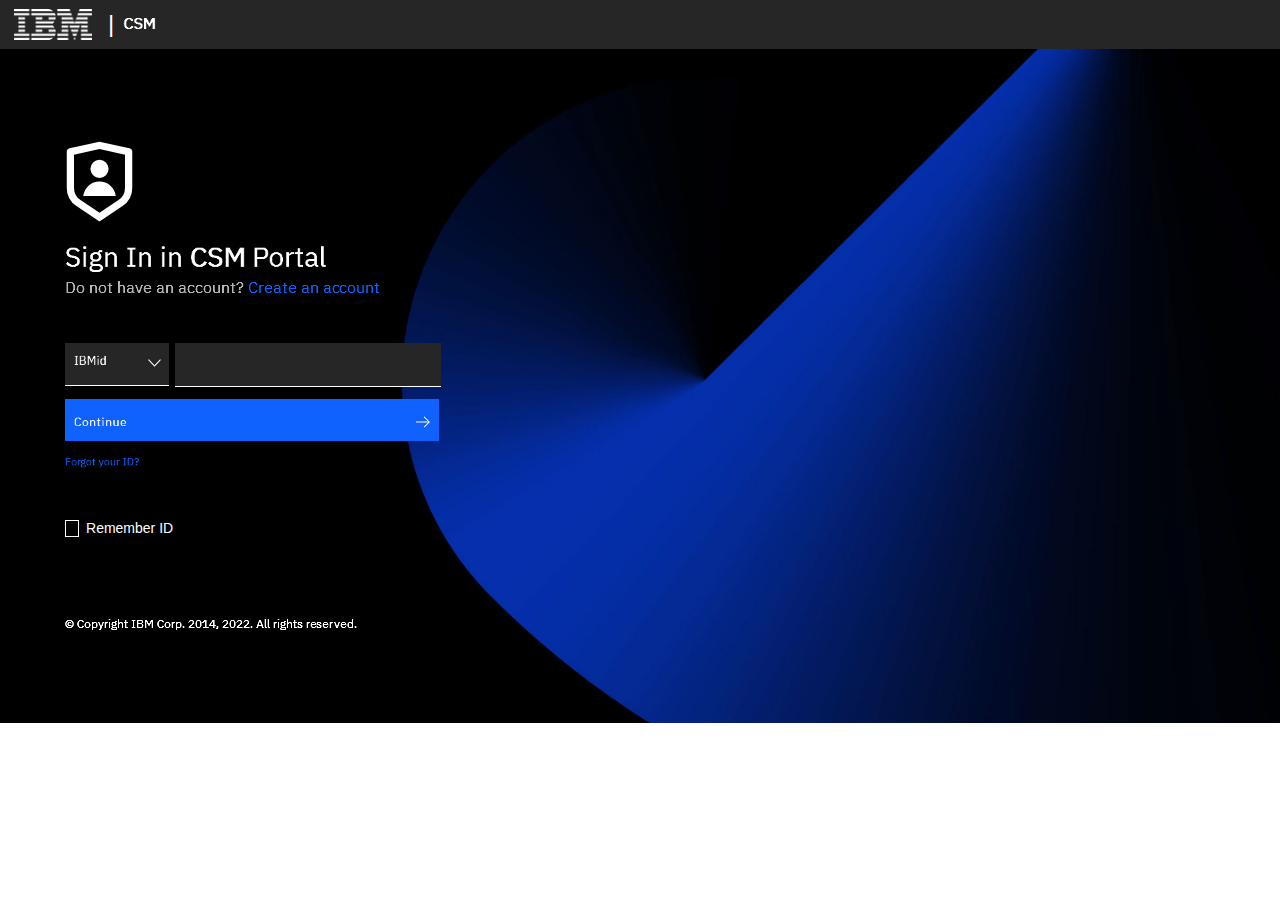
<file: index.html>
<!DOCTYPE html>
<html class="nojs html css_verticalspacer" lang="es-ES">
 <head>

  <meta http-equiv="Content-type" content="text/html;charset=UTF-8"/>
  <meta name="description" content="This is a CSM Portal site (First Draft) develpoed by Rómulo Rodríguez Alfinger part of CSM Team SPGI"/>
  <meta name="keywords" content="IBM CSM SPGI, IBM, Customer Success Manager, RR"/>
  <meta name="generator" content="2018.1.1.386"/>
  <meta name="viewport" content="width=device-width, initial-scale=1.0"/>
  
  <script type="text/javascript">
   // Update the 'nojs'/'js' class on the html node
document.documentElement.className = document.documentElement.className.replace(/\bnojs\b/g, 'js');

// Check that all required assets are uploaded and up-to-date
if(typeof Muse == "undefined") window.Muse = {}; window.Muse.assets = {"required":["museutils.js", "museconfig.js", "jquery.watch.js", "jquery.musepolyfill.bgsize.js", "webpro.js", "require.js", "index.css"], "outOfDate":[]};
</script>
  
  <title>Login</title>
  <!-- CSS -->
  <link rel="stylesheet" type="text/css" href="css/site_global.css?crc=249979088"/>
  <link rel="stylesheet" type="text/css" href="css/master_master_2.css?crc=4070959988"/>
  <link rel="stylesheet" type="text/css" href="css/index.css?crc=192542574" id="pagesheet"/>
  <!-- JS includes -->
  <!--[if lt IE 9]>
  <script src="scripts/html5shiv.js?crc=4241844378" type="text/javascript"></script>
  <![endif]-->
    <!--custom head HTML-->
  <title>Author: Rómulo J. Rodríguez Alfinger - Date: May 2022</title>
 </head>
 <body>

  <div class="clearfix borderbox" id="page"><!-- column -->
   <div class="clearfix colelem" id="pu14946-3"><!-- group -->
    <div class="browser_width grpelem" id="u14946-3-bw">
     <div class="clearfix" id="u14946-3"><!-- content -->
      <p>&nbsp;</p>
     </div>
    </div>
    <div class="museBGSize grpelem" id="u14947"><!-- simple frame --></div>
    <div class="clearfix grpelem" id="u15216-4"><!-- content -->
     <p>|</p>
    </div>
    <img class="grpelem" id="u15220-4" alt="CSM" src="images/u15220-4.png?crc=3886052389" data-image-width="67"/><!-- rasterized frame -->
   </div>
   <div class="browser_width colelem" id="u14925-bw">
    <div class="museBGSize" id="u14925"><!-- column -->
     <div class="clearfix" id="u14925_align_to_page">
      <div class="museBGSize colelem" id="u15223"><!-- simple frame --></div>
      <img class="colelem" id="u15226-6" alt="Sign In in CSM Portal" src="images/u15226-6.png?crc=234840440" data-image-width="513"/><!-- rasterized frame -->
      <img class="colelem" id="u15383-6" alt="Do not have an account? Create an account" width="510" height="34" src="images/u15383-6.png?crc=100184337"/><!-- rasterized frame -->
      <div class="clearfix colelem" id="pwidgetu15232"><!-- group -->
       <form class="form-grp clearfix grpelem" id="widgetu15232" method="post" enctype="multipart/form-data" action="scripts/form-u15232.php" data-sizePolicy="fluidWidth" data-pintopage="page_fluidx"><!-- none box -->
        <div class="fld-grp clearfix colelem" id="widgetu15245" data-required="true" data-sizePolicy="fluidWidth" data-pintopage="page_fluidx"><!-- none box -->
         <span class="fld-input NoWrap actAsDiv clearfix grpelem" id="u15248-3"><!-- content --><div id="u15248-2"><input class="wrapped-input" type="text" spellcheck="false" id="widgetu15245_input" name="custom_U15245" tabindex="1"/></div></span>
        </div>
        <div class="clearfix colelem" id="pu15237-4"><!-- group -->
         <div class="clearfix grpelem" id="u15237-4"><!-- content -->
          <p>Enviando formulario...</p>
         </div>
         <div class="clearfix grpelem" id="u15238-4"><!-- content -->
          <p>El servidor ha detectado un error.</p>
         </div>
         <div class="clearfix grpelem" id="u15239-3"><!-- content -->
          <p>&nbsp;</p>
         </div>
         <button class="submit-btn NoWrap clearfix grpelem" id="u15240-3" type="submit" value="&nbsp;" tabindex="2"><!-- content -->
          <div style="margin-top:-15px;height:15px;">
           <p>&nbsp;</p>
          </div>
         </button>
        </div>
       </form>
       <div class="clearfix grpelem" id="u15340"><!-- group -->
        <img class="grpelem" id="u15346-4" alt="IBMid " src="images/u15346-4.png?crc=4069929354" data-image-width="56"/><!-- rasterized frame -->
        <div class="museBGSize grpelem" id="u15352"><!-- simple frame --></div>
       </div>
       <img class="grpelem" id="u15371-5" alt="&nbsp;Forgot your ID?" src="images/u15371-5.png?crc=4126893382" data-image-width="200"/><!-- rasterized frame -->
       <a class="nonblock nontext Button clearfix grpelem" id="buttonu15374" href="ibm-csm-portal.html" data-visibility="changed" style="visibility:hidden"><!-- container box --><div class="grpelem" id="u15375"><!-- state-based BG images --><img alt="Continue" src="images/blank.gif?crc=4208392903"/><div class="fluid_height_spacer"></div></div><div class="museBGSize grpelem" id="u15376"><!-- simple frame --></div></a>
       <div class="clearfix grpelem" id="u15389-4"><!-- content -->
        <p>Remember ID</p>
       </div>
       <div class="grpelem" id="u15392"><!-- simple frame --></div>
      </div>
      <img class="colelem" id="u15386-4" alt="© Copyright IBM Corp. 2014, 2022. All rights reserved." width="448" height="48" src="images/u15386-4.png?crc=4256783692"/><!-- rasterized frame -->
     </div>
    </div>
   </div>
   <div class="verticalspacer" data-offset-top="723" data-content-above-spacer="723" data-content-below-spacer="0" data-sizePolicy="fixed" data-pintopage="page_fixedLeft"></div>
  </div>
  <div class="preload_images">
   <img class="preload" src="images/u15375-r.png?crc=4074076668" alt=""/>
  </div>
  <!-- Other scripts -->
  <script type="text/javascript">
   // Decide whether to suppress missing file error or not based on preference setting
var suppressMissingFileError = false
</script>
  <script type="text/javascript">
   window.Muse.assets.check=function(c){if(!window.Muse.assets.checked){window.Muse.assets.checked=!0;var b={},d=function(a,b){if(window.getComputedStyle){var c=window.getComputedStyle(a,null);return c&&c.getPropertyValue(b)||c&&c[b]||""}if(document.documentElement.currentStyle)return(c=a.currentStyle)&&c[b]||a.style&&a.style[b]||"";return""},a=function(a){if(a.match(/^rgb/))return a=a.replace(/\s+/g,"").match(/([\d\,]+)/gi)[0].split(","),(parseInt(a[0])<<16)+(parseInt(a[1])<<8)+parseInt(a[2]);if(a.match(/^\#/))return parseInt(a.substr(1),
16);return 0},f=function(f){for(var g=document.getElementsByTagName("link"),j=0;j<g.length;j++)if("text/css"==g[j].type){var l=(g[j].href||"").match(/\/?css\/([\w\-]+\.css)\?crc=(\d+)/);if(!l||!l[1]||!l[2])break;b[l[1]]=l[2]}g=document.createElement("div");g.className="version";g.style.cssText="display:none; width:1px; height:1px;";document.getElementsByTagName("body")[0].appendChild(g);for(j=0;j<Muse.assets.required.length;){var l=Muse.assets.required[j],k=l.match(/([\w\-\.]+)\.(\w+)$/),i=k&&k[1]?
k[1]:null,k=k&&k[2]?k[2]:null;switch(k.toLowerCase()){case "css":i=i.replace(/\W/gi,"_").replace(/^([^a-z])/gi,"_$1");g.className+=" "+i;i=a(d(g,"color"));k=a(d(g,"backgroundColor"));i!=0||k!=0?(Muse.assets.required.splice(j,1),"undefined"!=typeof b[l]&&(i!=b[l]>>>24||k!=(b[l]&16777215))&&Muse.assets.outOfDate.push(l)):j++;g.className="version";break;case "js":j++;break;default:throw Error("Unsupported file type: "+k);}}c?c().jquery!="1.8.3"&&Muse.assets.outOfDate.push("jquery-1.8.3.min.js"):Muse.assets.required.push("jquery-1.8.3.min.js");
g.parentNode.removeChild(g);if(Muse.assets.outOfDate.length||Muse.assets.required.length)g="Puede que determinados archivos falten en el servidor o sean incorrectos. Limpie la cache del navegador e inténtelo de nuevo. Si el problema persiste, póngase en contacto con el administrador del sitio web.",f&&Muse.assets.outOfDate.length&&(g+="\nOut of date: "+Muse.assets.outOfDate.join(",")),f&&Muse.assets.required.length&&(g+="\nMissing: "+Muse.assets.required.join(",")),suppressMissingFileError?(g+="\nUse SuppressMissingFileError key in AppPrefs.xml to show missing file error pop up.",console.log(g)):alert(g)};location&&location.search&&location.search.match&&location.search.match(/muse_debug/gi)?
setTimeout(function(){f(!0)},5E3):f()}};
var muse_init=function(){require.config({baseUrl:""});require(["jquery","museutils","whatinput","jquery.watch","jquery.musepolyfill.bgsize","webpro"],function(c){var $ = c;$(document).ready(function(){try{
window.Muse.assets.check($);/* body */
Muse.Utils.transformMarkupToFixBrowserProblemsPreInit();/* body */
Muse.Utils.prepHyperlinks(true);/* body */
Muse.Utils.resizeHeight('.browser_width');/* resize height */
Muse.Utils.requestAnimationFrame(function() { $('body').addClass('initialized'); });/* mark body as initialized */
Muse.Utils.makeButtonsVisibleAfterSettingMinWidth();/* body */
Muse.Utils.initWidget('#widgetu15232', ['#bp_infinity'], function(elem) { return new WebPro.Widget.Form(elem, {validationEvent:'submit',errorStateSensitivity:'high',fieldWrapperClass:'fld-grp',formSubmittedClass:'frm-sub-st',formErrorClass:'frm-subm-err-st',formDeliveredClass:'frm-subm-ok-st',notEmptyClass:'non-empty-st',focusClass:'focus-st',invalidClass:'fld-err-st',requiredClass:'fld-err-st',ajaxSubmit:true}); });/* #widgetu15232 */
Muse.Utils.fullPage('#page');/* 100% height page */
Muse.Utils.showWidgetsWhenReady();/* body */
Muse.Utils.transformMarkupToFixBrowserProblems();/* body */
}catch(b){if(b&&"function"==typeof b.notify?b.notify():Muse.Assert.fail("Error calling selector function: "+b),false)throw b;}})})};

</script>
  <!-- RequireJS script -->
  <script src="scripts/require.js?crc=4177726516" type="text/javascript" async data-main="scripts/museconfig.js?crc=3936894949" onload="if (requirejs) requirejs.onError = function(requireType, requireModule) { if (requireType && requireType.toString && requireType.toString().indexOf && 0 <= requireType.toString().indexOf('#scripterror')) window.Muse.assets.check(); }" onerror="window.Muse.assets.check();"></script>
   </body>
</html>
</file>
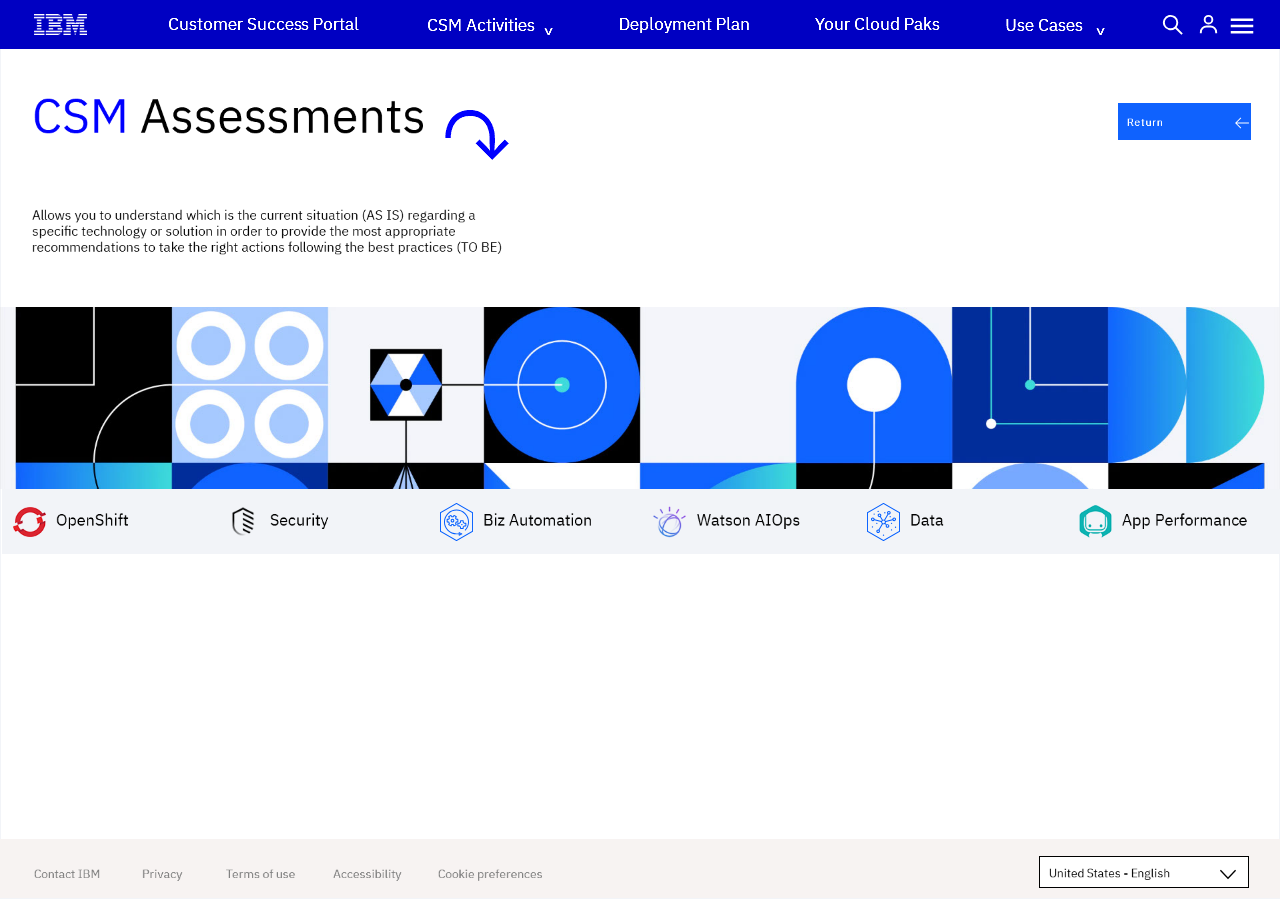
<file: assessment.html>
<!DOCTYPE html>
<html class="nojs html css_verticalspacer" lang="es-ES">
 <head>

  <meta http-equiv="Content-type" content="text/html;charset=UTF-8"/>
  <meta name="generator" content="2018.1.1.386"/>
  <meta name="viewport" content="width=device-width, initial-scale=1.0"/>
  
  <script type="text/javascript">
   // Update the 'nojs'/'js' class on the html node
document.documentElement.className = document.documentElement.className.replace(/\bnojs\b/g, 'js');

// Check that all required assets are uploaded and up-to-date
if(typeof Muse == "undefined") window.Muse = {}; window.Muse.assets = {"required":["museutils.js", "museconfig.js", "jquery.watch.js", "jquery.musepolyfill.bgsize.js", "jquery.musemenu.js", "require.js", "assessment.css"], "outOfDate":[]};
</script>
  
  <link rel="shortcut icon" href="images/master_1-favicon.ico?crc=391973681"/>
  <title>Assessment</title>
  <!-- CSS -->
  <link rel="stylesheet" type="text/css" href="css/site_global.css?crc=3877175521"/>
  <link rel="stylesheet" type="text/css" href="css/master_master_1.css?crc=37282912"/>
  <link rel="stylesheet" type="text/css" href="css/assessment.css?crc=4256400890" id="pagesheet"/>
  <!-- JS includes -->
  <!--[if lt IE 9]>
  <script src="scripts/html5shiv.js?crc=4241844378" type="text/javascript"></script>
  <![endif]-->
   </head>
 <body>

  <div class="clearfix borderbox" id="page"><!-- group -->
   <div class="clearfix grpelem" id="ppu14782-3"><!-- column -->
    <div class="clearfix colelem" id="pu14782-3"><!-- group -->
     <div class="browser_width grpelem" id="u14782-3-bw">
      <div class="clearfix" id="u14782-3"><!-- content -->
       <p>&nbsp;</p>
      </div>
     </div>
     <div class="museBGSize grpelem" id="u102"><!-- simple frame --></div>
     <nav class="MenuBar clearfix grpelem" id="menuu129" data-sizePolicy="fixed" data-pintopage="page_fluidx"><!-- horizontal box -->
      <div class="MenuItemContainer clearfix grpelem" id="u130"><!-- vertical box -->
       <a class="nonblock nontext MenuItem MenuItemWithSubMenu clearfix colelem" id="u131" href="ibm-csm-portal.html"><!-- horizontal box --><div class="MenuItemLabel NoWrap grpelem" id="u133-4"><!-- rasterized frame --><div id="u133-4_clip"><img alt="Customer Success Portal" width="198" height="20" src="images/u133-4.png?crc=237387431"/></div></div></a>
      </div>
      <div class="MenuItemContainer clearfix grpelem" id="u267"><!-- vertical box -->
       <div class="MenuItem MenuItemWithSubMenu clearfix colelem" id="u268"><!-- horizontal box -->
        <div class="MenuItemLabel NoWrap grpelem" id="u269-5"><!-- rasterized frame -->
         <div id="u269-5_clip">
          <img alt="CSM Activities ⌄" width="132" height="24" src="images/u269-5.png?crc=3782421263"/>
         </div>
        </div>
       </div>
       <div class="SubMenu MenuLevel1 clearfix" id="u272"><!-- vertical box -->
        <ul class="SubMenuView clearfix colelem" id="u273"><!-- vertical box -->
         <li class="MenuItemContainer clearfix colelem" id="u722"><!-- horizontal box --><a class="nonblock nontext MenuItem MenuItemWithSubMenu MuseMenuActive clearfix grpelem" id="u724" href="assessment.html" data-sizePolicy="fixed" data-pintopage="page_fixedLeft"><!-- horizontal box --><img class="MenuItemLabel NoWrap grpelem" id="u728-4" alt="Assessments" width="108" height="24" src="images/u728-4.png?crc=80024935"/><!-- rasterized frame --></a></li>
         <li class="MenuItemContainer clearfix colelem" id="u754"><!-- horizontal box --><a class="nonblock nontext MenuItem MenuItemWithSubMenu clearfix grpelem" id="u755" href="workshops.html" data-sizePolicy="fixed" data-pintopage="page_fixedLeft"><!-- horizontal box --><img class="MenuItemLabel NoWrap grpelem" id="u758-4" alt="Workshops" width="93" height="24" src="images/u758-4.png?crc=222568036"/><!-- rasterized frame --></a></li>
        </ul>
       </div>
      </div>
      <div class="MenuItemContainer clearfix grpelem" id="u246"><!-- vertical box -->
       <a class="nonblock nontext MenuItem MenuItemWithSubMenu clearfix colelem" id="u247" href="assets/rsi---reuni%c3%b3n-anual.pdf"><!-- horizontal box --><div class="MenuItemLabel NoWrap grpelem" id="u248-4"><!-- rasterized frame --><div id="u248-4_clip"><img alt="Deployment Plan" width="136" height="20" src="images/u248-4.png?crc=206305789"/></div></div></a>
      </div>
      <div class="MenuItemContainer clearfix grpelem" id="u225"><!-- vertical box -->
       <a class="nonblock nontext MenuItem MenuItemWithSubMenu clearfix colelem" id="u226" href="cp-entitlements.html"><!-- horizontal box --><div class="MenuItemLabel NoWrap grpelem" id="u227-4"><!-- rasterized frame --><div id="u227-4_clip"><img alt="Your Cloud Paks" width="130" height="20" src="images/u227-4.png?crc=4282218339"/></div></div></a>
      </div>
      <div class="MenuItemContainer clearfix grpelem" id="u204"><!-- vertical box -->
       <div class="MenuItem MenuItemWithSubMenu clearfix colelem" id="u205"><!-- horizontal box -->
        <div class="MenuItemLabel NoWrap grpelem" id="u206-5"><!-- rasterized frame -->
         <div id="u206-5_clip">
          <img alt="Use Cases ⌄" width="105" height="24" src="images/u206-5.png?crc=4021655778"/>
         </div>
        </div>
       </div>
       <div class="SubMenu MenuLevel1 clearfix" id="u209"><!-- vertical box -->
        <ul class="SubMenuView clearfix colelem" id="u210"><!-- vertical box -->
         <li class="MenuItemContainer clearfix colelem" id="u543"><!-- horizontal box --><a class="nonblock nontext MenuItem MenuItemWithSubMenu clearfix grpelem" id="u545" href="https://www.ibm.com/cloud/cloud-pak-for-watson-aiops#2756255" data-sizePolicy="fixed" data-pintopage="page_fixedLeft"><!-- horizontal box --><img class="MenuItemLabel NoWrap grpelem" id="u549-4" alt="Cloud Pak for AIOps" width="166" height="24" src="images/u549-4.png?crc=279806990"/><!-- rasterized frame --></a></li>
         <li class="MenuItemContainer clearfix colelem" id="u677"><!-- horizontal box --><a class="nonblock nontext MenuItem MenuItemWithSubMenu clearfix grpelem" id="u678" href="https://www.ibm.com/cloud/cloud-pak-for-business-automation#dyntabs-2756747" data-sizePolicy="fixed" data-pintopage="page_fixedLeft"><!-- horizontal box --><img class="MenuItemLabel NoWrap grpelem" id="u681-4" alt="Cloud Pak for Business Automation" width="284" height="24" src="images/u681-4.png?crc=189645146"/><!-- rasterized frame --></a></li>
         <li class="MenuItemContainer clearfix colelem" id="u656"><!-- horizontal box --><a class="nonblock nontext MenuItem MenuItemWithSubMenu clearfix grpelem" id="u657" href="https://www.ibm.com/products/cloud-pak-for-data#dyntabs-3068496" data-sizePolicy="fixed" data-pintopage="page_fixedLeft"><!-- horizontal box --><img class="MenuItemLabel NoWrap grpelem" id="u660-4" alt="Cloud Pak for Data" width="152" height="24" src="images/u660-4.png?crc=4245262667"/><!-- rasterized frame --></a></li>
         <li class="MenuItemContainer clearfix colelem" id="u635"><!-- horizontal box --><a class="nonblock nontext MenuItem MenuItemWithSubMenu clearfix grpelem" id="u636" href="https://www.ibm.com/products/cloud-pak-for-security#dyntabs-2678201" data-sizePolicy="fixed" data-pintopage="page_fixedLeft"><!-- horizontal box --><img class="MenuItemLabel NoWrap grpelem" id="u639-4" alt="Cloud Pak for Security" width="180" height="24" src="images/u639-4.png?crc=382890765"/><!-- rasterized frame --></a></li>
         <li class="MenuItemContainer clearfix colelem" id="u614"><!-- horizontal box --><a class="nonblock nontext MenuItem MenuItemWithSubMenu clearfix grpelem" id="u615" href="https://www.ibm.com/cloud/openshift#3019546" data-sizePolicy="fixed" data-pintopage="page_fixedLeft"><!-- horizontal box --><img class="MenuItemLabel NoWrap grpelem" id="u618-4" alt="Red Hat OpenShift" width="151" height="24" src="images/u618-4.png?crc=305558065"/><!-- rasterized frame --></a></li>
        </ul>
       </div>
      </div>
     </nav>
     <div class="museBGSize grpelem" id="u943"><!-- simple frame --></div>
     <div class="museBGSize grpelem" id="u978"><!-- simple frame --></div>
     <div class="museBGSize grpelem" id="u1588"><!-- simple frame --></div>
    </div>
    <div class="clearfix colelem" id="pu18320-5"><!-- group -->
     <img class="grpelem" id="u18320-5" alt="CSM Assessments" src="images/u18320-5.png?crc=400736058" data-image-width="602"/><!-- rasterized frame -->
     <img class="grpelem" id="u19317-4" alt="↷" width="79" height="96" src="images/u19317-4.png?crc=4098467879"/><!-- rasterized frame -->
     <a class="nonblock nontext Button clearfix grpelem" id="buttonu16980" href="ibm-csm-portal.html" data-visibility="changed" style="visibility:hidden"><!-- container box --><div class="grpelem" id="u16982"><!-- state-based BG images --><img alt="Return" src="images/blank.gif?crc=4208392903"/><div class="fluid_height_spacer"></div></div><div class="museBGSize grpelem" id="u16981" data-mu-ie-matrix="progid:DXImageTransform.Microsoft.Matrix(M11=-1,M12=0,M21=0,M22=-1,SizingMethod='auto expand')" data-mu-ie-matrix-dx="0" data-mu-ie-matrix-dy="0"><!-- simple frame --></div></a>
    </div>
    <img class="colelem" id="u19103-4" alt="Allows you to understand which is the current situation (AS IS) regarding a specific technology or solution in order to provide the most appropriate recommendations to take the right actions following the best practices (TO BE)" src="images/u19103-4.png?crc=297193937" data-image-width="706"/><!-- rasterized frame -->
    <div class="browser_width colelem" id="u19320-bw">
     <div class="museBGSize" id="u19320"><!-- simple frame --></div>
    </div>
    <div class="clearfix colelem" id="pu18202"><!-- group -->
     <a class="nonblock nontext clearfix grpelem" id="u18202" href="assets/0_ocp_assessment_datasheet.pdf"><!-- group --><div class="museBGSize grpelem" id="u18126"><!-- simple frame --></div><img class="grpelem" id="u18204-4" alt="OpenShift" src="images/u18204-4.png?crc=149967981" data-image-width="158"/><!-- rasterized frame --></a>
     <a class="nonblock nontext clearfix grpelem" id="u18245" href="assets/0_cybersecurity_assessment_datasheet.pdf"><!-- group --><div class="museBGSize grpelem" id="u18246"><!-- simple frame --></div><img class="grpelem" id="u18247-4" alt="Security" src="images/u18247-4.png?crc=3781984322" data-image-width="119"/><!-- rasterized frame --></a>
     <div class="clearfix grpelem" id="u18254"><!-- group -->
      <div class="museBGSize grpelem" id="u18255"><!-- simple frame --></div>
      <img class="grpelem" id="u18256-4" alt="Data" src="images/u18256-4.png?crc=138341715" data-image-width="86"/><!-- rasterized frame -->
     </div>
     <div class="clearfix grpelem" id="u18263"><!-- group -->
      <div class="museBGSize grpelem" id="u18264"><!-- simple frame --></div>
      <img class="grpelem" id="u18265-4" alt="Biz Automation" src="images/u18265-4.png?crc=394208045" data-image-width="183"/><!-- rasterized frame -->
     </div>
     <div class="clearfix grpelem" id="u18236"><!-- group -->
      <div class="museBGSize grpelem" id="u18237"><!-- simple frame --></div>
      <img class="grpelem" id="u18238-4" alt="Watson AIOps" src="images/u18238-4.png?crc=4290928641" data-image-width="171"/><!-- rasterized frame -->
     </div>
     <div class="clearfix grpelem" id="u19094"><!-- group -->
      <div class="museBGSize grpelem" id="u19095"><!-- simple frame --></div>
      <img class="grpelem" id="u19096-4" alt="App Performance" src="images/u19096-4.png?crc=89714775" data-image-width="198"/><!-- rasterized frame -->
     </div>
    </div>
   </div>
   <div class="verticalspacer" data-offset-top="578" data-content-above-spacer="578" data-content-below-spacer="60" data-sizePolicy="fixed" data-pintopage="page_fixedLeft"></div>
   <div class="clearfix grpelem" id="pu15986"><!-- group -->
    <div class="browser_width grpelem" id="u15986-bw">
     <div id="u15986"><!-- group -->
      <div class="clearfix" id="u15986_align_to_page">
       <div class="clearfix grpelem" id="u15992"><!-- group -->
        <img class="grpelem" id="u15994-4" alt="United States - English " src="images/u15994-4.png?crc=424388871" data-image-width="191"/><!-- rasterized frame -->
        <div class="museBGSize grpelem" id="u15993"><!-- simple frame --></div>
       </div>
      </div>
     </div>
    </div>
    <a class="nonblock nontext grpelem" id="u15987" href="https://www.ibm.com/contact/us/en/?lnk=flg-cont-usen"><!-- state-based BG images --><div id="u15987_states"><img alt="Contact IBM" src="images/blank.gif?crc=4208392903"/><div class="fluid_height_spacer"></div></div></a>
    <a class="nonblock nontext grpelem" id="u15988" href="https://www.ibm.com/privacy?lnk=flg-priv-usen"><!-- state-based BG images --><div id="u15988_states"><img alt="Privacy" src="images/blank.gif?crc=4208392903"/><div class="fluid_height_spacer"></div></div></a>
    <a class="nonblock nontext grpelem" id="u15989" href="https://www.ibm.com/legal?lnk=flg-tous-usen"><!-- state-based BG images --><div id="u15989_states"><img alt="Terms of use" src="images/blank.gif?crc=4208392903"/><div class="fluid_height_spacer"></div></div></a>
    <a class="nonblock nontext grpelem" id="u15990" href="https://www.ibm.com/able/?lnk=flg-acce-usen"><!-- state-based BG images --><div id="u15990_states"><img alt="Accessibility" src="images/blank.gif?crc=4208392903"/><div class="fluid_height_spacer"></div></div></a>
    <a class="nonblock nontext grpelem" id="u15991" href="https://www.ibm.com/docs/en/rational-change/5.3.1?topic=overview-cookie-policy"><!-- state-based BG images --><div id="u15991_states"><img alt="Cookie preferences" src="images/blank.gif?crc=4208392903"/><div class="fluid_height_spacer"></div></div></a>
   </div>
  </div>
  <div class="preload_images">
   <img class="preload" src="images/u16982-r.png?crc=246768124" alt=""/>
   <img class="preload" src="images/u15987_states-r.png?crc=84275331" alt=""/>
   <img class="preload" src="images/u15988_states-r.png?crc=4153849372" alt=""/>
   <img class="preload" src="images/u15989_states-r.png?crc=530146347" alt=""/>
   <img class="preload" src="images/u15990_states-r.png?crc=4129301068" alt=""/>
   <img class="preload" src="images/u15991_states-r.png?crc=3997564961" alt=""/>
  </div>
  <!-- Other scripts -->
  <script type="text/javascript">
   // Decide whether to suppress missing file error or not based on preference setting
var suppressMissingFileError = false
</script>
  <script type="text/javascript">
   window.Muse.assets.check=function(c){if(!window.Muse.assets.checked){window.Muse.assets.checked=!0;var b={},d=function(a,b){if(window.getComputedStyle){var c=window.getComputedStyle(a,null);return c&&c.getPropertyValue(b)||c&&c[b]||""}if(document.documentElement.currentStyle)return(c=a.currentStyle)&&c[b]||a.style&&a.style[b]||"";return""},a=function(a){if(a.match(/^rgb/))return a=a.replace(/\s+/g,"").match(/([\d\,]+)/gi)[0].split(","),(parseInt(a[0])<<16)+(parseInt(a[1])<<8)+parseInt(a[2]);if(a.match(/^\#/))return parseInt(a.substr(1),
16);return 0},f=function(f){for(var g=document.getElementsByTagName("link"),j=0;j<g.length;j++)if("text/css"==g[j].type){var l=(g[j].href||"").match(/\/?css\/([\w\-]+\.css)\?crc=(\d+)/);if(!l||!l[1]||!l[2])break;b[l[1]]=l[2]}g=document.createElement("div");g.className="version";g.style.cssText="display:none; width:1px; height:1px;";document.getElementsByTagName("body")[0].appendChild(g);for(j=0;j<Muse.assets.required.length;){var l=Muse.assets.required[j],k=l.match(/([\w\-\.]+)\.(\w+)$/),i=k&&k[1]?
k[1]:null,k=k&&k[2]?k[2]:null;switch(k.toLowerCase()){case "css":i=i.replace(/\W/gi,"_").replace(/^([^a-z])/gi,"_$1");g.className+=" "+i;i=a(d(g,"color"));k=a(d(g,"backgroundColor"));i!=0||k!=0?(Muse.assets.required.splice(j,1),"undefined"!=typeof b[l]&&(i!=b[l]>>>24||k!=(b[l]&16777215))&&Muse.assets.outOfDate.push(l)):j++;g.className="version";break;case "js":j++;break;default:throw Error("Unsupported file type: "+k);}}c?c().jquery!="1.8.3"&&Muse.assets.outOfDate.push("jquery-1.8.3.min.js"):Muse.assets.required.push("jquery-1.8.3.min.js");
g.parentNode.removeChild(g);if(Muse.assets.outOfDate.length||Muse.assets.required.length)g="Puede que determinados archivos falten en el servidor o sean incorrectos. Limpie la cache del navegador e inténtelo de nuevo. Si el problema persiste, póngase en contacto con el administrador del sitio web.",f&&Muse.assets.outOfDate.length&&(g+="\nOut of date: "+Muse.assets.outOfDate.join(",")),f&&Muse.assets.required.length&&(g+="\nMissing: "+Muse.assets.required.join(",")),suppressMissingFileError?(g+="\nUse SuppressMissingFileError key in AppPrefs.xml to show missing file error pop up.",console.log(g)):alert(g)};location&&location.search&&location.search.match&&location.search.match(/muse_debug/gi)?
setTimeout(function(){f(!0)},5E3):f()}};
var muse_init=function(){require.config({baseUrl:""});require(["jquery","museutils","whatinput","jquery.watch","jquery.musepolyfill.bgsize","jquery.musemenu"],function(c){var $ = c;$(document).ready(function(){try{
window.Muse.assets.check($);/* body */
Muse.Utils.transformMarkupToFixBrowserProblemsPreInit();/* body */
Muse.Utils.prepHyperlinks(true);/* body */
Muse.Utils.resizeHeight('.browser_width');/* resize height */
Muse.Utils.requestAnimationFrame(function() { $('body').addClass('initialized'); });/* mark body as initialized */
Muse.Utils.makeButtonsVisibleAfterSettingMinWidth();/* body */
Muse.Utils.initWidget('.MenuBar', ['#bp_infinity'], function(elem) { return $(elem).museMenu(); });/* unifiedNavBar */
Muse.Utils.fullPage('#page');/* 100% height page */
Muse.Utils.showWidgetsWhenReady();/* body */
Muse.Utils.transformMarkupToFixBrowserProblems();/* body */
}catch(b){if(b&&"function"==typeof b.notify?b.notify():Muse.Assert.fail("Error calling selector function: "+b),false)throw b;}})})};

</script>
  <!-- RequireJS script -->
  <script src="scripts/require.js?crc=4177726516" type="text/javascript" async data-main="scripts/museconfig.js?crc=3936894949" onload="if (requirejs) requirejs.onError = function(requireType, requireModule) { if (requireType && requireType.toString && requireType.toString().indexOf && 0 <= requireType.toString().indexOf('#scripterror')) window.Muse.assets.check(); }" onerror="window.Muse.assets.check();"></script>
   </body>
</html>
</file>
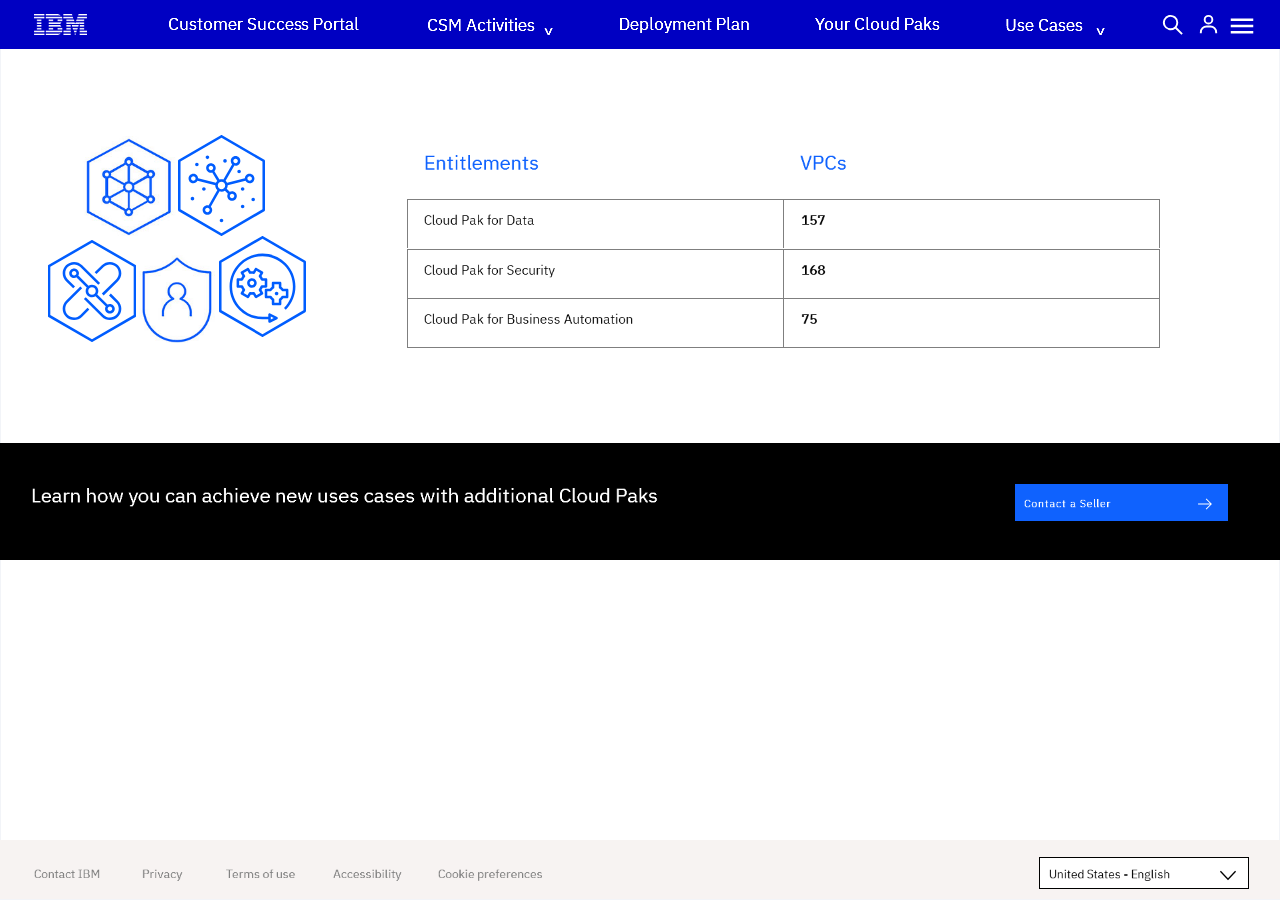
<file: cp-entitlements.html>
<!DOCTYPE html>
<html class="nojs html css_verticalspacer" lang="es-ES">
 <head>

  <meta http-equiv="Content-type" content="text/html;charset=UTF-8"/>
  <meta name="generator" content="2018.1.1.386"/>
  <meta name="viewport" content="width=device-width, initial-scale=1.0"/>
  
  <script type="text/javascript">
   // Update the 'nojs'/'js' class on the html node
document.documentElement.className = document.documentElement.className.replace(/\bnojs\b/g, 'js');

// Check that all required assets are uploaded and up-to-date
if(typeof Muse == "undefined") window.Muse = {}; window.Muse.assets = {"required":["museutils.js", "museconfig.js", "jquery.watch.js", "jquery.musepolyfill.bgsize.js", "jquery.musemenu.js", "require.js", "cp-entitlements.css"], "outOfDate":[]};
</script>
  
  <link rel="shortcut icon" href="images/master_1-favicon.ico?crc=391973681"/>
  <title>CP Entitlements</title>
  <!-- CSS -->
  <link rel="stylesheet" type="text/css" href="css/site_global.css?crc=3877175521"/>
  <link rel="stylesheet" type="text/css" href="css/master_master_1.css?crc=37282912"/>
  <link rel="stylesheet" type="text/css" href="css/cp-entitlements.css?crc=4061238001" id="pagesheet"/>
  <!-- JS includes -->
  <!--[if lt IE 9]>
  <script src="scripts/html5shiv.js?crc=4241844378" type="text/javascript"></script>
  <![endif]-->
   </head>
 <body>

  <div class="clearfix borderbox" id="page"><!-- group -->
   <div class="clearfix grpelem" id="ppu14782-3"><!-- column -->
    <div class="clearfix colelem" id="pu14782-3"><!-- group -->
     <div class="browser_width grpelem" id="u14782-3-bw">
      <div class="clearfix" id="u14782-3"><!-- content -->
       <p>&nbsp;</p>
      </div>
     </div>
     <div class="grpelem" id="u102"><!-- simple frame --></div>
     <nav class="MenuBar clearfix grpelem" id="menuu129" data-sizePolicy="fixed" data-pintopage="page_fluidx"><!-- horizontal box -->
      <div class="MenuItemContainer clearfix grpelem" id="u130"><!-- vertical box -->
       <a class="nonblock nontext MenuItem MenuItemWithSubMenu clearfix colelem" id="u131" href="ibm-csm-portal.html"><!-- horizontal box --><div class="MenuItemLabel NoWrap grpelem" id="u133-4"><!-- rasterized frame --><div id="u133-4_clip"><img alt="Customer Success Portal" width="198" height="20" src="images/u133-4.png?crc=237387431"/></div></div></a>
      </div>
      <div class="MenuItemContainer clearfix grpelem" id="u267"><!-- vertical box -->
       <div class="MenuItem MenuItemWithSubMenu clearfix colelem" id="u268"><!-- horizontal box -->
        <div class="MenuItemLabel NoWrap grpelem" id="u269-5"><!-- rasterized frame -->
         <div id="u269-5_clip">
          <img alt="CSM Activities ⌄" width="132" height="24" src="images/u269-5.png?crc=3782421263"/>
         </div>
        </div>
       </div>
       <div class="SubMenu MenuLevel1 clearfix" id="u272"><!-- vertical box -->
        <ul class="SubMenuView clearfix colelem" id="u273"><!-- vertical box -->
         <li class="MenuItemContainer clearfix colelem" id="u722"><!-- horizontal box --><a class="nonblock nontext MenuItem MenuItemWithSubMenu clearfix grpelem" id="u724" href="assessment.html" data-sizePolicy="fixed" data-pintopage="page_fixedLeft"><!-- horizontal box --><img class="MenuItemLabel NoWrap grpelem" id="u728-4" alt="Assessments" width="108" height="24" src="images/u728-4.png?crc=80024935"/><!-- rasterized frame --></a></li>
         <li class="MenuItemContainer clearfix colelem" id="u754"><!-- horizontal box --><a class="nonblock nontext MenuItem MenuItemWithSubMenu clearfix grpelem" id="u755" href="workshops.html" data-sizePolicy="fixed" data-pintopage="page_fixedLeft"><!-- horizontal box --><img class="MenuItemLabel NoWrap grpelem" id="u758-4" alt="Workshops" width="93" height="24" src="images/u758-4.png?crc=222568036"/><!-- rasterized frame --></a></li>
        </ul>
       </div>
      </div>
      <div class="MenuItemContainer clearfix grpelem" id="u246"><!-- vertical box -->
       <a class="nonblock nontext MenuItem MenuItemWithSubMenu clearfix colelem" id="u247" href="assets/rsi---reuni%c3%b3n-anual.pdf"><!-- horizontal box --><div class="MenuItemLabel NoWrap grpelem" id="u248-4"><!-- rasterized frame --><div id="u248-4_clip"><img alt="Deployment Plan" width="136" height="20" src="images/u248-4.png?crc=206305789"/></div></div></a>
      </div>
      <div class="MenuItemContainer clearfix grpelem" id="u225"><!-- vertical box -->
       <a class="nonblock nontext MenuItem MenuItemWithSubMenu MuseMenuActive clearfix colelem" id="u226" href="cp-entitlements.html"><!-- horizontal box --><div class="MenuItemLabel NoWrap grpelem" id="u227-4"><!-- rasterized frame --><div id="u227-4_clip"><img alt="Your Cloud Paks" width="130" height="20" src="images/u227-4.png?crc=4282218339"/></div></div></a>
      </div>
      <div class="MenuItemContainer clearfix grpelem" id="u204"><!-- vertical box -->
       <div class="MenuItem MenuItemWithSubMenu clearfix colelem" id="u205"><!-- horizontal box -->
        <div class="MenuItemLabel NoWrap grpelem" id="u206-5"><!-- rasterized frame -->
         <div id="u206-5_clip">
          <img alt="Use Cases ⌄" width="105" height="24" src="images/u206-5.png?crc=4021655778"/>
         </div>
        </div>
       </div>
       <div class="SubMenu MenuLevel1 clearfix" id="u209"><!-- vertical box -->
        <ul class="SubMenuView clearfix colelem" id="u210"><!-- vertical box -->
         <li class="MenuItemContainer clearfix colelem" id="u543"><!-- horizontal box --><a class="nonblock nontext MenuItem MenuItemWithSubMenu clearfix grpelem" id="u545" href="https://www.ibm.com/cloud/cloud-pak-for-watson-aiops#2756255" data-sizePolicy="fixed" data-pintopage="page_fixedLeft"><!-- horizontal box --><img class="MenuItemLabel NoWrap grpelem" id="u549-4" alt="Cloud Pak for AIOps" width="166" height="24" src="images/u549-4.png?crc=279806990"/><!-- rasterized frame --></a></li>
         <li class="MenuItemContainer clearfix colelem" id="u677"><!-- horizontal box --><a class="nonblock nontext MenuItem MenuItemWithSubMenu clearfix grpelem" id="u678" href="https://www.ibm.com/cloud/cloud-pak-for-business-automation#dyntabs-2756747" data-sizePolicy="fixed" data-pintopage="page_fixedLeft"><!-- horizontal box --><img class="MenuItemLabel NoWrap grpelem" id="u681-4" alt="Cloud Pak for Business Automation" width="284" height="24" src="images/u681-4.png?crc=189645146"/><!-- rasterized frame --></a></li>
         <li class="MenuItemContainer clearfix colelem" id="u656"><!-- horizontal box --><a class="nonblock nontext MenuItem MenuItemWithSubMenu clearfix grpelem" id="u657" href="https://www.ibm.com/products/cloud-pak-for-data#dyntabs-3068496" data-sizePolicy="fixed" data-pintopage="page_fixedLeft"><!-- horizontal box --><img class="MenuItemLabel NoWrap grpelem" id="u660-4" alt="Cloud Pak for Data" width="152" height="24" src="images/u660-4.png?crc=4245262667"/><!-- rasterized frame --></a></li>
         <li class="MenuItemContainer clearfix colelem" id="u635"><!-- horizontal box --><a class="nonblock nontext MenuItem MenuItemWithSubMenu clearfix grpelem" id="u636" href="https://www.ibm.com/products/cloud-pak-for-security#dyntabs-2678201" data-sizePolicy="fixed" data-pintopage="page_fixedLeft"><!-- horizontal box --><img class="MenuItemLabel NoWrap grpelem" id="u639-4" alt="Cloud Pak for Security" width="180" height="24" src="images/u639-4.png?crc=382890765"/><!-- rasterized frame --></a></li>
         <li class="MenuItemContainer clearfix colelem" id="u614"><!-- horizontal box --><a class="nonblock nontext MenuItem MenuItemWithSubMenu clearfix grpelem" id="u615" href="https://www.ibm.com/cloud/openshift#3019546" data-sizePolicy="fixed" data-pintopage="page_fixedLeft"><!-- horizontal box --><img class="MenuItemLabel NoWrap grpelem" id="u618-4" alt="Red Hat OpenShift" width="151" height="24" src="images/u618-4.png?crc=305558065"/><!-- rasterized frame --></a></li>
        </ul>
       </div>
      </div>
     </nav>
     <div class="grpelem" id="u943"><!-- simple frame --></div>
     <div class="grpelem" id="u978"><!-- simple frame --></div>
     <div class="grpelem" id="u1588"><!-- simple frame --></div>
    </div>
    <div class="clearfix colelem" id="pppu16699-3"><!-- group -->
     <div class="clearfix grpelem" id="ppu16699-3"><!-- column -->
      <div class="clearfix colelem" id="pu16699-3"><!-- group -->
       <div class="grpelem" id="u16699-3"><!-- rasterized frame --></div>
       <img class="grpelem" id="u16735-4" alt="Entitlements" src="images/u16735-4.png?crc=3844241567" data-image-width="200"/><!-- rasterized frame -->
      </div>
      <div class="clearfix colelem" id="pu16714-3"><!-- group -->
       <div class="clearfix grpelem" id="u16714-3"><!-- content -->
        <p>&nbsp;</p>
       </div>
       <img class="grpelem" id="u16741-4" alt="Cloud Pak for Data" src="images/u16741-4.png?crc=34062581" data-image-width="200"/><!-- rasterized frame -->
      </div>
      <div class="clearfix colelem" id="pu16717-3"><!-- group -->
       <div class="clearfix grpelem" id="u16717-3"><!-- content -->
        <p>&nbsp;</p>
       </div>
       <img class="grpelem" id="u16744-4" alt="Cloud Pak for Security" src="images/u16744-4.png?crc=165959747" data-image-width="200"/><!-- rasterized frame -->
      </div>
      <div class="clearfix colelem" id="pu16720-3"><!-- group -->
       <div class="clearfix grpelem" id="u16720-3"><!-- content -->
        <p>&nbsp;</p>
       </div>
       <img class="grpelem" id="u16747-4" alt="Cloud Pak for Business Automation" src="images/u16747-4.png?crc=439869100" data-image-width="338"/><!-- rasterized frame -->
      </div>
     </div>
     <div class="clearfix grpelem" id="ppu16723-3"><!-- column -->
      <div class="clearfix colelem" id="pu16723-3"><!-- group -->
       <div class="grpelem" id="u16723-3"><!-- rasterized frame --></div>
       <img class="grpelem" id="u16738-4" alt="VPCs" src="images/u16738-4.png?crc=3960507000" data-image-width="200"/><!-- rasterized frame -->
      </div>
      <div class="clearfix colelem" id="pu16724-3"><!-- group -->
       <div class="clearfix grpelem" id="u16724-3"><!-- content -->
        <p>&nbsp;</p>
       </div>
       <img class="grpelem" id="u16750-4" alt="157" src="images/u16750-4.png?crc=147946482" data-image-width="200"/><!-- rasterized frame -->
      </div>
      <div class="clearfix colelem" id="pu16725-3"><!-- group -->
       <div class="clearfix grpelem" id="u16725-3"><!-- content -->
        <p>&nbsp;</p>
       </div>
       <img class="grpelem" id="u16753-4" alt="168" src="images/u16753-4.png?crc=230158767" data-image-width="200"/><!-- rasterized frame -->
      </div>
      <div class="clearfix colelem" id="pu16726-3"><!-- group -->
       <div class="clearfix grpelem" id="u16726-3"><!-- content -->
        <p>&nbsp;</p>
       </div>
       <img class="grpelem" id="u16756-4" alt="75" src="images/u16756-4.png?crc=353635221" data-image-width="200"/><!-- rasterized frame -->
      </div>
     </div>
     <div class="museBGSize grpelem" id="u16635"><!-- simple frame --></div>
     <div class="museBGSize grpelem" id="u16646"><!-- simple frame --></div>
     <div class="museBGSize grpelem" id="u16649"><!-- simple frame --></div>
     <div class="museBGSize grpelem" id="u16652"><!-- simple frame --></div>
     <div class="museBGSize grpelem" id="u16655"><!-- simple frame --></div>
    </div>
    <div class="browser_width colelem" id="u16759-bw">
     <div id="u16759"><!-- group -->
      <div class="clearfix" id="u16759_align_to_page">
       <img class="grpelem" id="u16763-4" alt="Learn how you can achieve new uses cases with additional Cloud Paks" src="images/u16763-4.png?crc=486377583" data-image-width="1018"/><!-- rasterized frame -->
       <div class="grpelem" id="u16764"><!-- custom html -->
        <script>
  window.watsonAssistantChatOptions = {
    integrationID: "0a350eee-ceb9-448c-929d-dbd7489b8808", // The ID of this integration.
    region: "us-south", // The region your integration is hosted in.
    serviceInstanceID: "6c01e4ab-f94a-44d3-a2c7-aff946e06731", // The ID of your service instance.
    onLoad: function(instance) { instance.render(); }
  };
  setTimeout(function(){
    const t=document.createElement('script');
    t.src="https://web-chat.global.assistant.watson.appdomain.cloud/versions/" + (window.watsonAssistantChatOptions.clientVersion || 'latest') + "/WatsonAssistantChatEntry.js";
    document.head.appendChild(t);
  });
</script>

       </div>
       <a class="nonblock nontext Button clearfix grpelem" id="buttonu16760" href="https://www.ibm.com/account/reg/es-es/signup?formid=MAIL-cloud" data-visibility="changed" style="visibility:hidden"><!-- container box --><div class="grpelem" id="u16761"><!-- state-based BG images --><img alt="Contact a Seller" src="images/blank.gif?crc=4208392903"/><div class="fluid_height_spacer"></div></div><div class="museBGSize grpelem" id="u16762"><!-- simple frame --></div></a>
      </div>
     </div>
    </div>
   </div>
   <div class="verticalspacer" data-offset-top="560" data-content-above-spacer="559" data-content-below-spacer="59" data-sizePolicy="fixed" data-pintopage="page_fixedLeft"></div>
   <div class="clearfix grpelem" id="pu15986"><!-- group -->
    <div class="browser_width grpelem" id="u15986-bw">
     <div id="u15986"><!-- group -->
      <div class="clearfix" id="u15986_align_to_page">
       <div class="clearfix grpelem" id="u15992"><!-- group -->
        <img class="grpelem" id="u15994-4" alt="United States - English " src="images/u15994-4.png?crc=424388871" data-image-width="191"/><!-- rasterized frame -->
        <div class="grpelem" id="u15993"><!-- simple frame --></div>
       </div>
      </div>
     </div>
    </div>
    <a class="nonblock nontext grpelem" id="u15987" href="https://www.ibm.com/contact/us/en/?lnk=flg-cont-usen"><!-- state-based BG images --><div id="u15987_states"><img alt="Contact IBM" src="images/blank.gif?crc=4208392903"/><div class="fluid_height_spacer"></div></div></a>
    <a class="nonblock nontext grpelem" id="u15988" href="https://www.ibm.com/privacy?lnk=flg-priv-usen"><!-- state-based BG images --><div id="u15988_states"><img alt="Privacy" src="images/blank.gif?crc=4208392903"/><div class="fluid_height_spacer"></div></div></a>
    <a class="nonblock nontext grpelem" id="u15989" href="https://www.ibm.com/legal?lnk=flg-tous-usen"><!-- state-based BG images --><div id="u15989_states"><img alt="Terms of use" src="images/blank.gif?crc=4208392903"/><div class="fluid_height_spacer"></div></div></a>
    <a class="nonblock nontext grpelem" id="u15990" href="https://www.ibm.com/able/?lnk=flg-acce-usen"><!-- state-based BG images --><div id="u15990_states"><img alt="Accessibility" src="images/blank.gif?crc=4208392903"/><div class="fluid_height_spacer"></div></div></a>
    <a class="nonblock nontext grpelem" id="u15991" href="https://www.ibm.com/docs/en/rational-change/5.3.1?topic=overview-cookie-policy"><!-- state-based BG images --><div id="u15991_states"><img alt="Cookie preferences" src="images/blank.gif?crc=4208392903"/><div class="fluid_height_spacer"></div></div></a>
   </div>
  </div>
  <div class="preload_images">
   <img class="preload" src="images/u16761-r.png?crc=2249507" alt=""/>
   <img class="preload" src="images/u15987_states-r.png?crc=84275331" alt=""/>
   <img class="preload" src="images/u15988_states-r.png?crc=4153849372" alt=""/>
   <img class="preload" src="images/u15989_states-r.png?crc=530146347" alt=""/>
   <img class="preload" src="images/u15990_states-r.png?crc=4129301068" alt=""/>
   <img class="preload" src="images/u15991_states-r.png?crc=3997564961" alt=""/>
  </div>
  <!-- Other scripts -->
  <script type="text/javascript">
   // Decide whether to suppress missing file error or not based on preference setting
var suppressMissingFileError = false
</script>
  <script type="text/javascript">
   window.Muse.assets.check=function(c){if(!window.Muse.assets.checked){window.Muse.assets.checked=!0;var b={},d=function(a,b){if(window.getComputedStyle){var c=window.getComputedStyle(a,null);return c&&c.getPropertyValue(b)||c&&c[b]||""}if(document.documentElement.currentStyle)return(c=a.currentStyle)&&c[b]||a.style&&a.style[b]||"";return""},a=function(a){if(a.match(/^rgb/))return a=a.replace(/\s+/g,"").match(/([\d\,]+)/gi)[0].split(","),(parseInt(a[0])<<16)+(parseInt(a[1])<<8)+parseInt(a[2]);if(a.match(/^\#/))return parseInt(a.substr(1),
16);return 0},f=function(f){for(var g=document.getElementsByTagName("link"),j=0;j<g.length;j++)if("text/css"==g[j].type){var l=(g[j].href||"").match(/\/?css\/([\w\-]+\.css)\?crc=(\d+)/);if(!l||!l[1]||!l[2])break;b[l[1]]=l[2]}g=document.createElement("div");g.className="version";g.style.cssText="display:none; width:1px; height:1px;";document.getElementsByTagName("body")[0].appendChild(g);for(j=0;j<Muse.assets.required.length;){var l=Muse.assets.required[j],k=l.match(/([\w\-\.]+)\.(\w+)$/),i=k&&k[1]?
k[1]:null,k=k&&k[2]?k[2]:null;switch(k.toLowerCase()){case "css":i=i.replace(/\W/gi,"_").replace(/^([^a-z])/gi,"_$1");g.className+=" "+i;i=a(d(g,"color"));k=a(d(g,"backgroundColor"));i!=0||k!=0?(Muse.assets.required.splice(j,1),"undefined"!=typeof b[l]&&(i!=b[l]>>>24||k!=(b[l]&16777215))&&Muse.assets.outOfDate.push(l)):j++;g.className="version";break;case "js":j++;break;default:throw Error("Unsupported file type: "+k);}}c?c().jquery!="1.8.3"&&Muse.assets.outOfDate.push("jquery-1.8.3.min.js"):Muse.assets.required.push("jquery-1.8.3.min.js");
g.parentNode.removeChild(g);if(Muse.assets.outOfDate.length||Muse.assets.required.length)g="Puede que determinados archivos falten en el servidor o sean incorrectos. Limpie la cache del navegador e inténtelo de nuevo. Si el problema persiste, póngase en contacto con el administrador del sitio web.",f&&Muse.assets.outOfDate.length&&(g+="\nOut of date: "+Muse.assets.outOfDate.join(",")),f&&Muse.assets.required.length&&(g+="\nMissing: "+Muse.assets.required.join(",")),suppressMissingFileError?(g+="\nUse SuppressMissingFileError key in AppPrefs.xml to show missing file error pop up.",console.log(g)):alert(g)};location&&location.search&&location.search.match&&location.search.match(/muse_debug/gi)?
setTimeout(function(){f(!0)},5E3):f()}};
var muse_init=function(){require.config({baseUrl:""});require(["jquery","museutils","whatinput","jquery.watch","jquery.musemenu","jquery.musepolyfill.bgsize"],function(c){var $ = c;$(document).ready(function(){try{
window.Muse.assets.check($);/* body */
Muse.Utils.transformMarkupToFixBrowserProblemsPreInit();/* body */
Muse.Utils.prepHyperlinks(true);/* body */
Muse.Utils.resizeHeight('.browser_width');/* resize height */
Muse.Utils.requestAnimationFrame(function() { $('body').addClass('initialized'); });/* mark body as initialized */
Muse.Utils.makeButtonsVisibleAfterSettingMinWidth();/* body */
Muse.Utils.initWidget('.MenuBar', ['#bp_infinity'], function(elem) { return $(elem).museMenu(); });/* unifiedNavBar */
Muse.Utils.fullPage('#page');/* 100% height page */
Muse.Utils.showWidgetsWhenReady();/* body */
Muse.Utils.transformMarkupToFixBrowserProblems();/* body */
}catch(b){if(b&&"function"==typeof b.notify?b.notify():Muse.Assert.fail("Error calling selector function: "+b),false)throw b;}})})};

</script>
  <!-- RequireJS script -->
  <script src="scripts/require.js?crc=4177726516" type="text/javascript" async data-main="scripts/museconfig.js?crc=3936894949" onload="if (requirejs) requirejs.onError = function(requireType, requireModule) { if (requireType && requireType.toString && requireType.toString().indexOf && 0 <= requireType.toString().indexOf('#scripterror')) window.Muse.assets.check(); }" onerror="window.Muse.assets.check();"></script>
   </body>
</html>
</file>
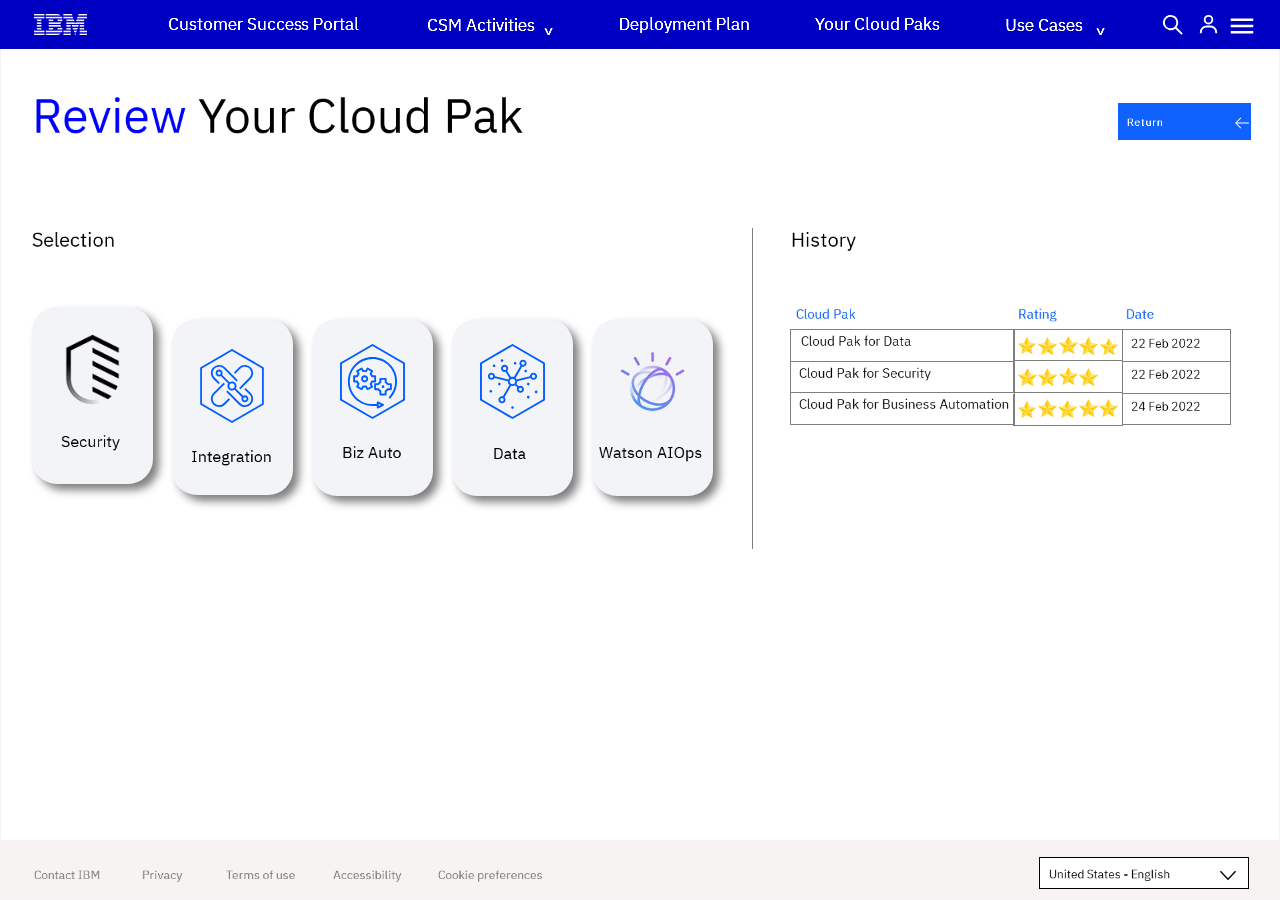
<file: cp_feedback.html>
<!DOCTYPE html>
<html class="nojs html css_verticalspacer" lang="es-ES">
 <head>

  <meta http-equiv="Content-type" content="text/html;charset=UTF-8"/>
  <meta name="generator" content="2018.1.1.386"/>
  <meta name="viewport" content="width=device-width, initial-scale=1.0"/>
  
  <script type="text/javascript">
   // Update the 'nojs'/'js' class on the html node
document.documentElement.className = document.documentElement.className.replace(/\bnojs\b/g, 'js');

// Check that all required assets are uploaded and up-to-date
if(typeof Muse == "undefined") window.Muse = {}; window.Muse.assets = {"required":["museutils.js", "museconfig.js", "jquery.watch.js", "jquery.musepolyfill.bgsize.js", "jquery.musemenu.js", "require.js", "cp_feedback.css"], "outOfDate":[]};
</script>
  
  <link rel="shortcut icon" href="images/master_1-favicon.ico?crc=391973681"/>
  <title>CP_Feedback</title>
  <!-- CSS -->
  <link rel="stylesheet" type="text/css" href="css/site_global.css?crc=3877175521"/>
  <link rel="stylesheet" type="text/css" href="css/master_master_1.css?crc=37282912"/>
  <link rel="stylesheet" type="text/css" href="css/cp_feedback.css?crc=4090297210" id="pagesheet"/>
  <!-- JS includes -->
  <!--[if lt IE 9]>
  <script src="scripts/html5shiv.js?crc=4241844378" type="text/javascript"></script>
  <![endif]-->
   </head>
 <body>

  <div class="clearfix borderbox" id="page"><!-- group -->
   <div class="clearfix grpelem" id="ppu14782-3"><!-- column -->
    <div class="clearfix colelem" id="pu14782-3"><!-- group -->
     <div class="browser_width grpelem" id="u14782-3-bw">
      <div class="clearfix" id="u14782-3"><!-- content -->
       <p>&nbsp;</p>
      </div>
     </div>
     <div class="grpelem" id="u102"><!-- simple frame --></div>
     <nav class="MenuBar clearfix grpelem" id="menuu129" data-sizePolicy="fixed" data-pintopage="page_fluidx"><!-- horizontal box -->
      <div class="MenuItemContainer clearfix grpelem" id="u130"><!-- vertical box -->
       <a class="nonblock nontext MenuItem MenuItemWithSubMenu clearfix colelem" id="u131" href="ibm-csm-portal.html"><!-- horizontal box --><div class="MenuItemLabel NoWrap grpelem" id="u133-4"><!-- rasterized frame --><div id="u133-4_clip"><img alt="Customer Success Portal" width="198" height="20" src="images/u133-4.png?crc=237387431"/></div></div></a>
      </div>
      <div class="MenuItemContainer clearfix grpelem" id="u267"><!-- vertical box -->
       <div class="MenuItem MenuItemWithSubMenu clearfix colelem" id="u268"><!-- horizontal box -->
        <div class="MenuItemLabel NoWrap grpelem" id="u269-5"><!-- rasterized frame -->
         <div id="u269-5_clip">
          <img alt="CSM Activities ⌄" width="132" height="24" src="images/u269-5.png?crc=3782421263"/>
         </div>
        </div>
       </div>
       <div class="SubMenu MenuLevel1 clearfix" id="u272"><!-- vertical box -->
        <ul class="SubMenuView clearfix colelem" id="u273"><!-- vertical box -->
         <li class="MenuItemContainer clearfix colelem" id="u722"><!-- horizontal box --><a class="nonblock nontext MenuItem MenuItemWithSubMenu clearfix grpelem" id="u724" href="assessment.html" data-sizePolicy="fixed" data-pintopage="page_fixedLeft"><!-- horizontal box --><img class="MenuItemLabel NoWrap grpelem" id="u728-4" alt="Assessments" width="108" height="24" src="images/u728-4.png?crc=80024935"/><!-- rasterized frame --></a></li>
         <li class="MenuItemContainer clearfix colelem" id="u754"><!-- horizontal box --><a class="nonblock nontext MenuItem MenuItemWithSubMenu clearfix grpelem" id="u755" href="workshops.html" data-sizePolicy="fixed" data-pintopage="page_fixedLeft"><!-- horizontal box --><img class="MenuItemLabel NoWrap grpelem" id="u758-4" alt="Workshops" width="93" height="24" src="images/u758-4.png?crc=222568036"/><!-- rasterized frame --></a></li>
        </ul>
       </div>
      </div>
      <div class="MenuItemContainer clearfix grpelem" id="u246"><!-- vertical box -->
       <a class="nonblock nontext MenuItem MenuItemWithSubMenu clearfix colelem" id="u247" href="assets/rsi---reuni%c3%b3n-anual.pdf"><!-- horizontal box --><div class="MenuItemLabel NoWrap grpelem" id="u248-4"><!-- rasterized frame --><div id="u248-4_clip"><img alt="Deployment Plan" width="136" height="20" src="images/u248-4.png?crc=206305789"/></div></div></a>
      </div>
      <div class="MenuItemContainer clearfix grpelem" id="u225"><!-- vertical box -->
       <a class="nonblock nontext MenuItem MenuItemWithSubMenu clearfix colelem" id="u226" href="cp-entitlements.html"><!-- horizontal box --><div class="MenuItemLabel NoWrap grpelem" id="u227-4"><!-- rasterized frame --><div id="u227-4_clip"><img alt="Your Cloud Paks" width="130" height="20" src="images/u227-4.png?crc=4282218339"/></div></div></a>
      </div>
      <div class="MenuItemContainer clearfix grpelem" id="u204"><!-- vertical box -->
       <div class="MenuItem MenuItemWithSubMenu clearfix colelem" id="u205"><!-- horizontal box -->
        <div class="MenuItemLabel NoWrap grpelem" id="u206-5"><!-- rasterized frame -->
         <div id="u206-5_clip">
          <img alt="Use Cases ⌄" width="105" height="24" src="images/u206-5.png?crc=4021655778"/>
         </div>
        </div>
       </div>
       <div class="SubMenu MenuLevel1 clearfix" id="u209"><!-- vertical box -->
        <ul class="SubMenuView clearfix colelem" id="u210"><!-- vertical box -->
         <li class="MenuItemContainer clearfix colelem" id="u543"><!-- horizontal box --><a class="nonblock nontext MenuItem MenuItemWithSubMenu clearfix grpelem" id="u545" href="https://www.ibm.com/cloud/cloud-pak-for-watson-aiops#2756255" data-sizePolicy="fixed" data-pintopage="page_fixedLeft"><!-- horizontal box --><img class="MenuItemLabel NoWrap grpelem" id="u549-4" alt="Cloud Pak for AIOps" width="166" height="24" src="images/u549-4.png?crc=279806990"/><!-- rasterized frame --></a></li>
         <li class="MenuItemContainer clearfix colelem" id="u677"><!-- horizontal box --><a class="nonblock nontext MenuItem MenuItemWithSubMenu clearfix grpelem" id="u678" href="https://www.ibm.com/cloud/cloud-pak-for-business-automation#dyntabs-2756747" data-sizePolicy="fixed" data-pintopage="page_fixedLeft"><!-- horizontal box --><img class="MenuItemLabel NoWrap grpelem" id="u681-4" alt="Cloud Pak for Business Automation" width="284" height="24" src="images/u681-4.png?crc=189645146"/><!-- rasterized frame --></a></li>
         <li class="MenuItemContainer clearfix colelem" id="u656"><!-- horizontal box --><a class="nonblock nontext MenuItem MenuItemWithSubMenu clearfix grpelem" id="u657" href="https://www.ibm.com/products/cloud-pak-for-data#dyntabs-3068496" data-sizePolicy="fixed" data-pintopage="page_fixedLeft"><!-- horizontal box --><img class="MenuItemLabel NoWrap grpelem" id="u660-4" alt="Cloud Pak for Data" width="152" height="24" src="images/u660-4.png?crc=4245262667"/><!-- rasterized frame --></a></li>
         <li class="MenuItemContainer clearfix colelem" id="u635"><!-- horizontal box --><a class="nonblock nontext MenuItem MenuItemWithSubMenu clearfix grpelem" id="u636" href="https://www.ibm.com/products/cloud-pak-for-security#dyntabs-2678201" data-sizePolicy="fixed" data-pintopage="page_fixedLeft"><!-- horizontal box --><img class="MenuItemLabel NoWrap grpelem" id="u639-4" alt="Cloud Pak for Security" width="180" height="24" src="images/u639-4.png?crc=382890765"/><!-- rasterized frame --></a></li>
         <li class="MenuItemContainer clearfix colelem" id="u614"><!-- horizontal box --><a class="nonblock nontext MenuItem MenuItemWithSubMenu clearfix grpelem" id="u615" href="https://www.ibm.com/cloud/openshift#3019546" data-sizePolicy="fixed" data-pintopage="page_fixedLeft"><!-- horizontal box --><img class="MenuItemLabel NoWrap grpelem" id="u618-4" alt="Red Hat OpenShift" width="151" height="24" src="images/u618-4.png?crc=305558065"/><!-- rasterized frame --></a></li>
        </ul>
       </div>
      </div>
     </nav>
     <div class="grpelem" id="u943"><!-- simple frame --></div>
     <div class="grpelem" id="u978"><!-- simple frame --></div>
     <div class="grpelem" id="u1588"><!-- simple frame --></div>
    </div>
    <div class="clearfix colelem" id="pu18605-7"><!-- group -->
     <img class="grpelem" id="u18605-7" alt="Review Your Cloud Pak" src="images/u18605-7.png?crc=26376683" data-image-width="777"/><!-- rasterized frame -->
     <a class="nonblock nontext Button clearfix grpelem" id="buttonu18610" href="ibm-csm-portal.html" data-visibility="changed" style="visibility:hidden"><!-- container box --><div class="grpelem" id="u18611"><!-- state-based BG images --><img alt="Return" src="images/blank.gif?crc=4208392903"/><div class="fluid_height_spacer"></div></div><div class="museBGSize grpelem" id="u18612" data-mu-ie-matrix="progid:DXImageTransform.Microsoft.Matrix(M11=-1,M12=0,M21=0,M22=-1,SizingMethod='auto expand')" data-mu-ie-matrix-dx="0" data-mu-ie-matrix-dy="0"><!-- simple frame --></div></a>
    </div>
    <div class="clearfix colelem" id="ppu18828-4"><!-- group -->
     <div class="clearfix grpelem" id="pu18828-4"><!-- column -->
      <img class="colelem" id="u18828-4" alt="Selection" src="images/u18828-4.png?crc=149729730" data-image-width="167"/><!-- rasterized frame -->
      <a class="nonblock nontext shadow rounded-corners clearfix colelem" id="u18615" href="feeback.html"><!-- column --><div class="museBGSize colelem" id="u18652"><!-- simple frame --></div><img class="colelem" id="u18699-4" alt="Security" src="images/u18699-4.png?crc=271992503" data-image-width="94"/><!-- rasterized frame --></a>
     </div>
     <a class="nonblock nontext shadow rounded-corners clearfix grpelem" id="u18732" href="feeback.html"><!-- column --><div class="museBGSize colelem" id="u18689"><!-- simple frame --></div><img class="colelem" id="u18711-4" alt="Integration" src="images/u18711-4.png?crc=3897831939" data-image-width="124"/><!-- rasterized frame --></a>
     <a class="nonblock nontext shadow rounded-corners clearfix grpelem" id="u18729" href="feeback.html"><!-- column --><div class="museBGSize colelem" id="u18671"><!-- simple frame --></div><img class="colelem" id="u18703-4" alt="Biz Auto" src="images/u18703-4.png?crc=4106800311" data-image-width="90"/><!-- rasterized frame --></a>
     <a class="nonblock nontext shadow rounded-corners clearfix grpelem" id="u18735" href="feeback.html"><!-- column --><div class="museBGSize colelem" id="u18677"><!-- simple frame --></div><img class="colelem" id="u18723-4" alt="Data" src="images/u18723-4.png?crc=3878580408" data-image-width="59"/><!-- rasterized frame --></a>
     <a class="nonblock nontext shadow rounded-corners clearfix grpelem" id="u18738" href="feeback.html"><!-- column --><div class="museBGSize colelem" id="u18683"><!-- simple frame --></div><img class="colelem" id="u18726-4" alt="Watson AIOps" src="images/u18726-4.png?crc=4263388869" data-image-width="162"/><!-- rasterized frame --></a>
     <div class="grpelem" id="u18834"><!-- simple frame --></div>
     <div class="clearfix grpelem" id="pu18822-4"><!-- column -->
      <img class="colelem" id="u18822-4" alt="History" src="images/u18822-4.png?crc=3857461123" data-image-width="113"/><!-- rasterized frame -->
      <div class="clearfix colelem" id="pu18755-4"><!-- group -->
       <img class="grpelem" id="u18755-4" alt="Cloud Pak" src="images/u18755-4.png?crc=3818939449" data-image-width="200"/><!-- rasterized frame -->
       <img class="grpelem" id="u18924-4" alt="Rating" src="images/u18924-4.png?crc=3783124553" data-image-width="135"/><!-- rasterized frame -->
       <img class="grpelem" id="u18927-4" alt="Date" src="images/u18927-4.png?crc=4087863793" data-image-width="121"/><!-- rasterized frame -->
      </div>
      <div class="clearfix colelem" id="pu18748-3"><!-- group -->
       <div class="clearfix grpelem" id="u18748-3"><!-- content -->
        <p>&nbsp;</p>
       </div>
       <img class="grpelem" id="u18757-4" alt="Cloud Pak for Data" src="images/u18757-4.png?crc=34062581" data-image-width="200"/><!-- rasterized frame -->
       <div class="clearfix grpelem" id="u18844-3"><!-- content -->
        <p>&nbsp;</p>
       </div>
       <div class="museBGSize grpelem" id="u18852"><!-- simple frame --></div>
       <div class="museBGSize grpelem" id="u18855"><!-- simple frame --></div>
       <div class="museBGSize grpelem" id="u18858"><!-- simple frame --></div>
       <div class="museBGSize grpelem" id="u18861"><!-- simple frame --></div>
       <div class="museBGSize grpelem" id="u18864"><!-- simple frame --></div>
       <div class="clearfix grpelem" id="u18898-3"><!-- content -->
        <p>&nbsp;</p>
       </div>
       <img class="grpelem" id="u18906-4" alt="22 Feb 2022" src="images/u18906-4.png?crc=4134762168" data-image-width="133"/><!-- rasterized frame -->
      </div>
      <div class="clearfix colelem" id="pu18758-4"><!-- group -->
       <img class="grpelem" id="u18758-4" alt="Cloud Pak for Security" src="images/u18758-4.png?crc=165959747" data-image-width="200"/><!-- rasterized frame -->
       <div class="clearfix grpelem" id="u18837-3"><!-- content -->
        <p>&nbsp;</p>
       </div>
       <div class="clearfix grpelem" id="u18843-3"><!-- content -->
        <p>&nbsp;</p>
       </div>
       <div class="museBGSize grpelem" id="u18867"><!-- simple frame --></div>
       <div class="museBGSize grpelem" id="u18868"><!-- simple frame --></div>
       <div class="museBGSize grpelem" id="u18869"><!-- simple frame --></div>
       <div class="museBGSize grpelem" id="u18870"><!-- simple frame --></div>
       <div class="clearfix grpelem" id="u18899-3"><!-- content -->
        <p>&nbsp;</p>
       </div>
       <img class="grpelem" id="u18912-4" alt="22 Feb 2022" src="images/u18912-4.png?crc=4134762168" data-image-width="133"/><!-- rasterized frame -->
      </div>
      <div class="clearfix colelem" id="pu18930-3"><!-- group -->
       <div class="clearfix grpelem" id="u18930-3"><!-- content -->
        <p>&nbsp;</p>
       </div>
       <div class="clearfix grpelem" id="u18897-3"><!-- content -->
        <p>&nbsp;</p>
       </div>
       <div class="clearfix grpelem" id="u18840-3"><!-- content -->
        <p>&nbsp;</p>
       </div>
       <img class="grpelem" id="u18759-4" alt="Cloud Pak for Business Automation" src="images/u18759-4.png?crc=4020526353" data-image-width="314"/><!-- rasterized frame -->
       <div class="museBGSize grpelem" id="u18882"><!-- simple frame --></div>
       <div class="museBGSize grpelem" id="u18883"><!-- simple frame --></div>
       <div class="museBGSize grpelem" id="u18884"><!-- simple frame --></div>
       <div class="museBGSize grpelem" id="u18885"><!-- simple frame --></div>
       <div class="museBGSize grpelem" id="u18886"><!-- simple frame --></div>
       <img class="grpelem" id="u18915-4" alt="24 Feb 2022" src="images/u18915-4.png?crc=3956711289" data-image-width="133"/><!-- rasterized frame -->
      </div>
     </div>
    </div>
   </div>
   <div class="verticalspacer" data-offset-top="580" data-content-above-spacer="580" data-content-below-spacer="59" data-sizePolicy="fixed" data-pintopage="page_fixedLeft"></div>
   <div class="clearfix grpelem" id="pu15986"><!-- group -->
    <div class="browser_width grpelem" id="u15986-bw">
     <div id="u15986"><!-- group -->
      <div class="clearfix" id="u15986_align_to_page">
       <div class="clearfix grpelem" id="u15992"><!-- group -->
        <img class="grpelem" id="u15994-4" alt="United States - English " src="images/u15994-4.png?crc=424388871" data-image-width="191"/><!-- rasterized frame -->
        <div class="grpelem" id="u15993"><!-- simple frame --></div>
       </div>
      </div>
     </div>
    </div>
    <a class="nonblock nontext grpelem" id="u15987" href="https://www.ibm.com/contact/us/en/?lnk=flg-cont-usen"><!-- state-based BG images --><div id="u15987_states"><img alt="Contact IBM" src="images/blank.gif?crc=4208392903"/><div class="fluid_height_spacer"></div></div></a>
    <a class="nonblock nontext grpelem" id="u15988" href="https://www.ibm.com/privacy?lnk=flg-priv-usen"><!-- state-based BG images --><div id="u15988_states"><img alt="Privacy" src="images/blank.gif?crc=4208392903"/><div class="fluid_height_spacer"></div></div></a>
    <a class="nonblock nontext grpelem" id="u15989" href="https://www.ibm.com/legal?lnk=flg-tous-usen"><!-- state-based BG images --><div id="u15989_states"><img alt="Terms of use" src="images/blank.gif?crc=4208392903"/><div class="fluid_height_spacer"></div></div></a>
    <a class="nonblock nontext grpelem" id="u15990" href="https://www.ibm.com/able/?lnk=flg-acce-usen"><!-- state-based BG images --><div id="u15990_states"><img alt="Accessibility" src="images/blank.gif?crc=4208392903"/><div class="fluid_height_spacer"></div></div></a>
    <a class="nonblock nontext grpelem" id="u15991" href="https://www.ibm.com/docs/en/rational-change/5.3.1?topic=overview-cookie-policy"><!-- state-based BG images --><div id="u15991_states"><img alt="Cookie preferences" src="images/blank.gif?crc=4208392903"/><div class="fluid_height_spacer"></div></div></a>
   </div>
  </div>
  <div class="preload_images">
   <img class="preload" src="images/u18611-r.png?crc=246768124" alt=""/>
   <img class="preload" src="images/u15987_states-r.png?crc=84275331" alt=""/>
   <img class="preload" src="images/u15988_states-r.png?crc=4153849372" alt=""/>
   <img class="preload" src="images/u15989_states-r.png?crc=530146347" alt=""/>
   <img class="preload" src="images/u15990_states-r.png?crc=4129301068" alt=""/>
   <img class="preload" src="images/u15991_states-r.png?crc=3997564961" alt=""/>
  </div>
  <!-- Other scripts -->
  <script type="text/javascript">
   // Decide whether to suppress missing file error or not based on preference setting
var suppressMissingFileError = false
</script>
  <script type="text/javascript">
   window.Muse.assets.check=function(c){if(!window.Muse.assets.checked){window.Muse.assets.checked=!0;var b={},d=function(a,b){if(window.getComputedStyle){var c=window.getComputedStyle(a,null);return c&&c.getPropertyValue(b)||c&&c[b]||""}if(document.documentElement.currentStyle)return(c=a.currentStyle)&&c[b]||a.style&&a.style[b]||"";return""},a=function(a){if(a.match(/^rgb/))return a=a.replace(/\s+/g,"").match(/([\d\,]+)/gi)[0].split(","),(parseInt(a[0])<<16)+(parseInt(a[1])<<8)+parseInt(a[2]);if(a.match(/^\#/))return parseInt(a.substr(1),
16);return 0},f=function(f){for(var g=document.getElementsByTagName("link"),j=0;j<g.length;j++)if("text/css"==g[j].type){var l=(g[j].href||"").match(/\/?css\/([\w\-]+\.css)\?crc=(\d+)/);if(!l||!l[1]||!l[2])break;b[l[1]]=l[2]}g=document.createElement("div");g.className="version";g.style.cssText="display:none; width:1px; height:1px;";document.getElementsByTagName("body")[0].appendChild(g);for(j=0;j<Muse.assets.required.length;){var l=Muse.assets.required[j],k=l.match(/([\w\-\.]+)\.(\w+)$/),i=k&&k[1]?
k[1]:null,k=k&&k[2]?k[2]:null;switch(k.toLowerCase()){case "css":i=i.replace(/\W/gi,"_").replace(/^([^a-z])/gi,"_$1");g.className+=" "+i;i=a(d(g,"color"));k=a(d(g,"backgroundColor"));i!=0||k!=0?(Muse.assets.required.splice(j,1),"undefined"!=typeof b[l]&&(i!=b[l]>>>24||k!=(b[l]&16777215))&&Muse.assets.outOfDate.push(l)):j++;g.className="version";break;case "js":j++;break;default:throw Error("Unsupported file type: "+k);}}c?c().jquery!="1.8.3"&&Muse.assets.outOfDate.push("jquery-1.8.3.min.js"):Muse.assets.required.push("jquery-1.8.3.min.js");
g.parentNode.removeChild(g);if(Muse.assets.outOfDate.length||Muse.assets.required.length)g="Puede que determinados archivos falten en el servidor o sean incorrectos. Limpie la cache del navegador e inténtelo de nuevo. Si el problema persiste, póngase en contacto con el administrador del sitio web.",f&&Muse.assets.outOfDate.length&&(g+="\nOut of date: "+Muse.assets.outOfDate.join(",")),f&&Muse.assets.required.length&&(g+="\nMissing: "+Muse.assets.required.join(",")),suppressMissingFileError?(g+="\nUse SuppressMissingFileError key in AppPrefs.xml to show missing file error pop up.",console.log(g)):alert(g)};location&&location.search&&location.search.match&&location.search.match(/muse_debug/gi)?
setTimeout(function(){f(!0)},5E3):f()}};
var muse_init=function(){require.config({baseUrl:""});require(["jquery","museutils","whatinput","jquery.watch","jquery.musemenu","jquery.musepolyfill.bgsize"],function(c){var $ = c;$(document).ready(function(){try{
window.Muse.assets.check($);/* body */
Muse.Utils.transformMarkupToFixBrowserProblemsPreInit();/* body */
Muse.Utils.prepHyperlinks(true);/* body */
Muse.Utils.resizeHeight('.browser_width');/* resize height */
Muse.Utils.requestAnimationFrame(function() { $('body').addClass('initialized'); });/* mark body as initialized */
Muse.Utils.makeButtonsVisibleAfterSettingMinWidth();/* body */
Muse.Utils.initWidget('.MenuBar', ['#bp_infinity'], function(elem) { return $(elem).museMenu(); });/* unifiedNavBar */
Muse.Utils.fullPage('#page');/* 100% height page */
Muse.Utils.showWidgetsWhenReady();/* body */
Muse.Utils.transformMarkupToFixBrowserProblems();/* body */
}catch(b){if(b&&"function"==typeof b.notify?b.notify():Muse.Assert.fail("Error calling selector function: "+b),false)throw b;}})})};

</script>
  <!-- RequireJS script -->
  <script src="scripts/require.js?crc=4177726516" type="text/javascript" async data-main="scripts/museconfig.js?crc=3936894949" onload="if (requirejs) requirejs.onError = function(requireType, requireModule) { if (requireType && requireType.toString && requireType.toString().indexOf && 0 <= requireType.toString().indexOf('#scripterror')) window.Muse.assets.check(); }" onerror="window.Muse.assets.check();"></script>
   </body>
</html>
</file>
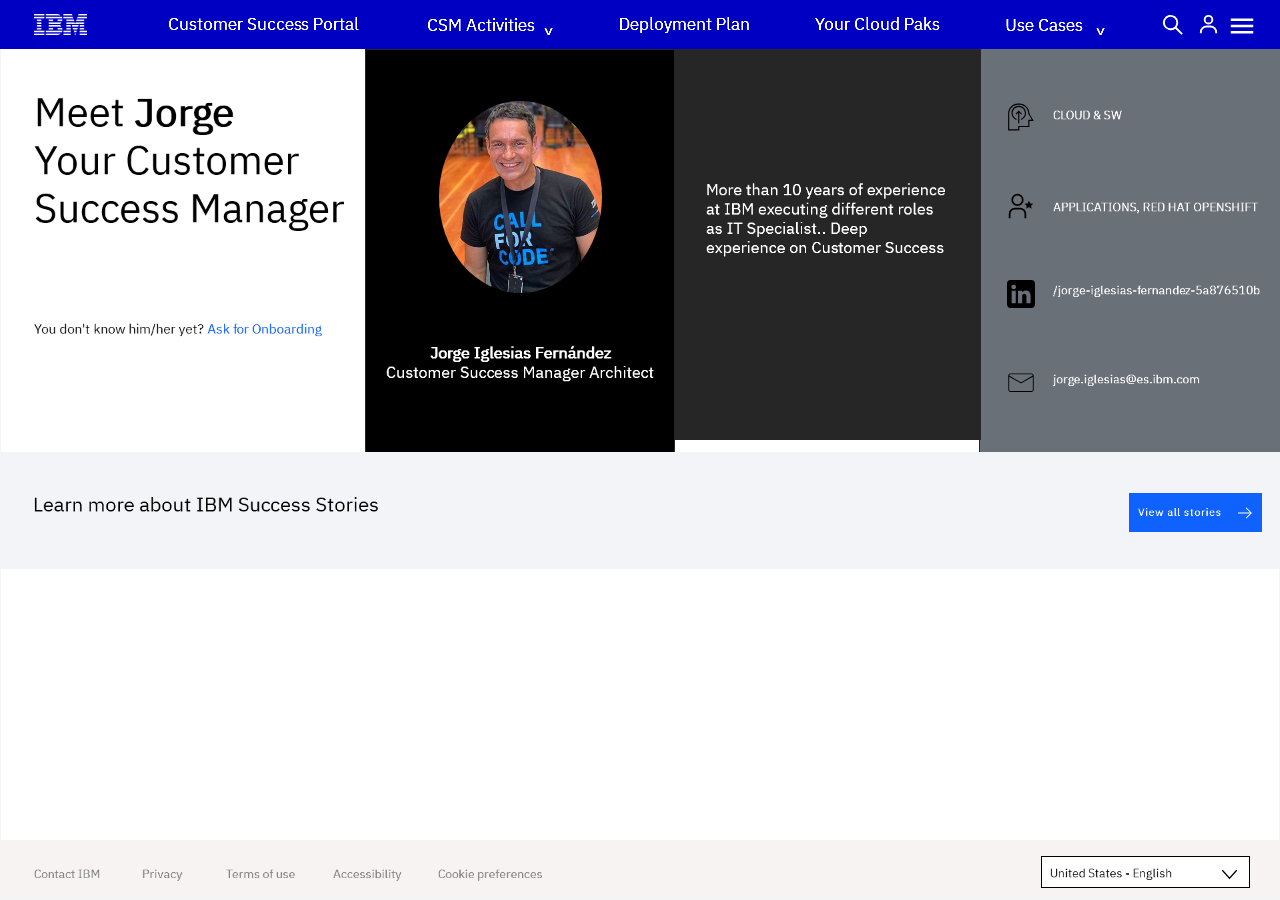
<file: csm-detail.html>
<!DOCTYPE html>
<html class="nojs html css_verticalspacer" lang="es-ES">
 <head>

  <meta http-equiv="Content-type" content="text/html;charset=UTF-8"/>
  <meta name="description" content="This is a CSM Portal site (First Draft) develpoed by Rómulo Rodríguez Alfinger part of CSM Team SPGI"/>
  <meta name="keywords" content="IBM CSM SPGI, IBM, Customer Success Manager, RR"/>
  <meta name="generator" content="2018.1.1.386"/>
  <meta name="viewport" content="width=device-width, initial-scale=1.0"/>
  
  <script type="text/javascript">
   // Update the 'nojs'/'js' class on the html node
document.documentElement.className = document.documentElement.className.replace(/\bnojs\b/g, 'js');

// Check that all required assets are uploaded and up-to-date
if(typeof Muse == "undefined") window.Muse = {}; window.Muse.assets = {"required":["museutils.js", "museconfig.js", "jquery.watch.js", "jquery.musepolyfill.bgsize.js", "jquery.musemenu.js", "require.js", "csm-detail.css"], "outOfDate":[]};
</script>
  
  <link rel="shortcut icon" href="images/master_1-favicon.ico?crc=391973681"/>
  <title>CSM Detail</title>
  <!-- CSS -->
  <link rel="stylesheet" type="text/css" href="css/site_global.css?crc=3877175521"/>
  <link rel="stylesheet" type="text/css" href="css/master_master_1.css?crc=37282912"/>
  <link rel="stylesheet" type="text/css" href="css/csm-detail.css?crc=50017370" id="pagesheet"/>
  <!-- JS includes -->
  <!--[if lt IE 9]>
  <script src="scripts/html5shiv.js?crc=4241844378" type="text/javascript"></script>
  <![endif]-->
    <!--custom head HTML-->
  <title>Author: Rómulo J. Rodríguez Alfinger - Date: May 2022</title>
 </head>
 <body>

  <div class="clearfix borderbox" id="page"><!-- group -->
   <div class="clearfix grpelem" id="ppu14782-3"><!-- column -->
    <div class="clearfix colelem" id="pu14782-3"><!-- group -->
     <div class="browser_width grpelem" id="u14782-3-bw">
      <div class="clearfix" id="u14782-3"><!-- content -->
       <p>&nbsp;</p>
      </div>
     </div>
     <div class="grpelem" id="u102"><!-- simple frame --></div>
     <nav class="MenuBar clearfix grpelem" id="menuu129" data-sizePolicy="fixed" data-pintopage="page_fluidx"><!-- horizontal box -->
      <div class="MenuItemContainer clearfix grpelem" id="u130"><!-- vertical box -->
       <a class="nonblock nontext MenuItem MenuItemWithSubMenu clearfix colelem" id="u131" href="ibm-csm-portal.html"><!-- horizontal box --><div class="MenuItemLabel NoWrap grpelem" id="u133-4"><!-- rasterized frame --><div id="u133-4_clip"><img alt="Customer Success Portal" width="198" height="20" src="images/u133-4.png?crc=237387431"/></div></div></a>
      </div>
      <div class="MenuItemContainer clearfix grpelem" id="u267"><!-- vertical box -->
       <div class="MenuItem MenuItemWithSubMenu clearfix colelem" id="u268"><!-- horizontal box -->
        <div class="MenuItemLabel NoWrap grpelem" id="u269-5"><!-- rasterized frame -->
         <div id="u269-5_clip">
          <img alt="CSM Activities ⌄" width="132" height="24" src="images/u269-5.png?crc=3782421263"/>
         </div>
        </div>
       </div>
       <div class="SubMenu MenuLevel1 clearfix" id="u272"><!-- vertical box -->
        <ul class="SubMenuView clearfix colelem" id="u273"><!-- vertical box -->
         <li class="MenuItemContainer clearfix colelem" id="u722"><!-- horizontal box --><a class="nonblock nontext MenuItem MenuItemWithSubMenu clearfix grpelem" id="u724" href="assessment.html" data-sizePolicy="fixed" data-pintopage="page_fixedLeft"><!-- horizontal box --><img class="MenuItemLabel NoWrap grpelem" id="u728-4" alt="Assessments" width="108" height="24" src="images/u728-4.png?crc=80024935"/><!-- rasterized frame --></a></li>
         <li class="MenuItemContainer clearfix colelem" id="u754"><!-- horizontal box --><a class="nonblock nontext MenuItem MenuItemWithSubMenu clearfix grpelem" id="u755" href="workshops.html" data-sizePolicy="fixed" data-pintopage="page_fixedLeft"><!-- horizontal box --><img class="MenuItemLabel NoWrap grpelem" id="u758-4" alt="Workshops" width="93" height="24" src="images/u758-4.png?crc=222568036"/><!-- rasterized frame --></a></li>
        </ul>
       </div>
      </div>
      <div class="MenuItemContainer clearfix grpelem" id="u246"><!-- vertical box -->
       <a class="nonblock nontext MenuItem MenuItemWithSubMenu clearfix colelem" id="u247" href="assets/rsi---reuni%c3%b3n-anual.pdf"><!-- horizontal box --><div class="MenuItemLabel NoWrap grpelem" id="u248-4"><!-- rasterized frame --><div id="u248-4_clip"><img alt="Deployment Plan" width="136" height="20" src="images/u248-4.png?crc=206305789"/></div></div></a>
      </div>
      <div class="MenuItemContainer clearfix grpelem" id="u225"><!-- vertical box -->
       <a class="nonblock nontext MenuItem MenuItemWithSubMenu clearfix colelem" id="u226" href="cp-entitlements.html"><!-- horizontal box --><div class="MenuItemLabel NoWrap grpelem" id="u227-4"><!-- rasterized frame --><div id="u227-4_clip"><img alt="Your Cloud Paks" width="130" height="20" src="images/u227-4.png?crc=4282218339"/></div></div></a>
      </div>
      <div class="MenuItemContainer clearfix grpelem" id="u204"><!-- vertical box -->
       <div class="MenuItem MenuItemWithSubMenu clearfix colelem" id="u205"><!-- horizontal box -->
        <div class="MenuItemLabel NoWrap grpelem" id="u206-5"><!-- rasterized frame -->
         <div id="u206-5_clip">
          <img alt="Use Cases ⌄" width="105" height="24" src="images/u206-5.png?crc=4021655778"/>
         </div>
        </div>
       </div>
       <div class="SubMenu MenuLevel1 clearfix" id="u209"><!-- vertical box -->
        <ul class="SubMenuView clearfix colelem" id="u210"><!-- vertical box -->
         <li class="MenuItemContainer clearfix colelem" id="u543"><!-- horizontal box --><a class="nonblock nontext MenuItem MenuItemWithSubMenu clearfix grpelem" id="u545" href="https://www.ibm.com/cloud/cloud-pak-for-watson-aiops#2756255" data-sizePolicy="fixed" data-pintopage="page_fixedLeft"><!-- horizontal box --><img class="MenuItemLabel NoWrap grpelem" id="u549-4" alt="Cloud Pak for AIOps" width="166" height="24" src="images/u549-4.png?crc=279806990"/><!-- rasterized frame --></a></li>
         <li class="MenuItemContainer clearfix colelem" id="u677"><!-- horizontal box --><a class="nonblock nontext MenuItem MenuItemWithSubMenu clearfix grpelem" id="u678" href="https://www.ibm.com/cloud/cloud-pak-for-business-automation#dyntabs-2756747" data-sizePolicy="fixed" data-pintopage="page_fixedLeft"><!-- horizontal box --><img class="MenuItemLabel NoWrap grpelem" id="u681-4" alt="Cloud Pak for Business Automation" width="284" height="24" src="images/u681-4.png?crc=189645146"/><!-- rasterized frame --></a></li>
         <li class="MenuItemContainer clearfix colelem" id="u656"><!-- horizontal box --><a class="nonblock nontext MenuItem MenuItemWithSubMenu clearfix grpelem" id="u657" href="https://www.ibm.com/products/cloud-pak-for-data#dyntabs-3068496" data-sizePolicy="fixed" data-pintopage="page_fixedLeft"><!-- horizontal box --><img class="MenuItemLabel NoWrap grpelem" id="u660-4" alt="Cloud Pak for Data" width="152" height="24" src="images/u660-4.png?crc=4245262667"/><!-- rasterized frame --></a></li>
         <li class="MenuItemContainer clearfix colelem" id="u635"><!-- horizontal box --><a class="nonblock nontext MenuItem MenuItemWithSubMenu clearfix grpelem" id="u636" href="https://www.ibm.com/products/cloud-pak-for-security#dyntabs-2678201" data-sizePolicy="fixed" data-pintopage="page_fixedLeft"><!-- horizontal box --><img class="MenuItemLabel NoWrap grpelem" id="u639-4" alt="Cloud Pak for Security" width="180" height="24" src="images/u639-4.png?crc=382890765"/><!-- rasterized frame --></a></li>
         <li class="MenuItemContainer clearfix colelem" id="u614"><!-- horizontal box --><a class="nonblock nontext MenuItem MenuItemWithSubMenu clearfix grpelem" id="u615" href="https://www.ibm.com/cloud/openshift#3019546" data-sizePolicy="fixed" data-pintopage="page_fixedLeft"><!-- horizontal box --><img class="MenuItemLabel NoWrap grpelem" id="u618-4" alt="Red Hat OpenShift" width="151" height="24" src="images/u618-4.png?crc=305558065"/><!-- rasterized frame --></a></li>
        </ul>
       </div>
      </div>
     </nav>
     <div class="grpelem" id="u943"><!-- simple frame --></div>
     <div class="grpelem" id="u978"><!-- simple frame --></div>
     <div class="grpelem" id="u1588"><!-- simple frame --></div>
    </div>
    <div class="clearfix colelem" id="pu16340-3"><!-- group -->
     <div class="clearfix grpelem" id="u16340-3"><!-- content -->
      <p>&nbsp;</p>
     </div>
     <div class="clearfix grpelem" id="u16192"><!-- column -->
      <div class="museBGSize rounded-corners colelem" id="u16321"><!-- simple frame --></div>
      <img class="colelem" id="u16289-6" alt="Jorge Iglesias Fernández Customer Success Manager Architect" src="images/u16289-6.png?crc=316491126" data-image-width="408"/><!-- rasterized frame -->
     </div>
     <div class="clearfix grpelem" id="u16209"><!-- group -->
      <img class="grpelem" id="u16343-4" alt="More than 10 years of experience at IBM executing different roles as IT Specialist.. Deep experience on Customer Success" src="images/u16343-4.png?crc=3991280983" data-image-width="364"/><!-- rasterized frame -->
     </div>
     <img class="grpelem" id="u16215-7" alt="Meet Jorge Your Customer Success Manager" src="images/u16215-7.png?crc=474764871" data-image-width="498"/><!-- rasterized frame -->
     <img class="grpelem" id="u16218-5" alt="You don't know him/her yet? Ask for Onboarding" src="images/u16218-5.png?crc=4006421397" data-image-width="498"/><!-- rasterized frame -->
     <div class="browser_width grpelem" id="u16221-bw">
      <div id="u16221"><!-- group -->
       <div class="clearfix" id="u16221_align_to_page">
        <img class="grpelem" id="u16225-4" alt="Learn more about IBM Success Stories" src="images/u16225-4.png?crc=103545910" data-image-width="795"/><!-- rasterized frame -->
        <div class="grpelem" id="u16612"><!-- custom html -->
         <script>
  window.watsonAssistantChatOptions = {
    integrationID: "0a350eee-ceb9-448c-929d-dbd7489b8808", // The ID of this integration.
    region: "us-south", // The region your integration is hosted in.
    serviceInstanceID: "6c01e4ab-f94a-44d3-a2c7-aff946e06731", // The ID of your service instance.
    onLoad: function(instance) { instance.render(); }
  };
  setTimeout(function(){
    const t=document.createElement('script');
    t.src="https://web-chat.global.assistant.watson.appdomain.cloud/versions/" + (window.watsonAssistantChatOptions.clientVersion || 'latest') + "/WatsonAssistantChatEntry.js";
    document.head.appendChild(t);
  });
</script>

        </div>
        <a class="nonblock nontext Button clearfix grpelem" id="buttonu16222" href="https://www.ibm.com/blogs/jobs/2022/04/28/what-customer-success-managers-do/" data-visibility="changed" style="visibility:hidden"><!-- container box --><div class="grpelem" id="u16223"><!-- state-based BG images --><img alt="View all stories" src="images/blank.gif?crc=4208392903"/><div class="fluid_height_spacer"></div></div><div class="museBGSize grpelem" id="u16224"><!-- simple frame --></div></a>
       </div>
      </div>
     </div>
     <div class="museBGSize grpelem" id="u16245"><!-- simple frame --></div>
     <div class="museBGSize grpelem" id="u16256"><!-- simple frame --></div>
     <div class="museBGSize grpelem" id="u16259"><!-- simple frame --></div>
     <div class="museBGSize grpelem" id="u16278"><!-- simple frame --></div>
     <img class="grpelem" id="u16292-4" alt="CLOUD &amp; SW" src="images/u16292-4.png?crc=3761578931" data-image-width="334"/><!-- rasterized frame -->
     <img class="grpelem" id="u16295-4" alt="APPLICATIONS, RED HAT OPENSHIFT" src="images/u16295-4.png?crc=530809784" data-image-width="334"/><!-- rasterized frame -->
     <img class="grpelem" id="u16301-4" alt="/jorge-iglesias-fernandez-5a876510b" src="images/u16301-4.png?crc=491762388" data-image-width="334"/><!-- rasterized frame -->
     <img class="grpelem" id="u16304-4" alt="jorge.iglesias@es.ibm.com" src="images/u16304-4.png?crc=139915178" data-image-width="334"/><!-- rasterized frame -->
    </div>
   </div>
   <div class="verticalspacer" data-offset-top="569" data-content-above-spacer="568" data-content-below-spacer="59" data-sizePolicy="fixed" data-pintopage="page_fixedLeft"></div>
   <div class="clearfix grpelem" id="pu15986"><!-- group -->
    <div class="browser_width grpelem" id="u15986-bw">
     <div id="u15986"><!-- group -->
      <div class="clearfix" id="u15986_align_to_page">
       <div class="clearfix grpelem" id="u15992"><!-- group -->
        <img class="grpelem" id="u15994-4" alt="United States - English " src="images/u15994-4.png?crc=424388871" data-image-width="191"/><!-- rasterized frame -->
        <div class="grpelem" id="u15993"><!-- simple frame --></div>
       </div>
      </div>
     </div>
    </div>
    <a class="nonblock nontext grpelem" id="u15987" href="https://www.ibm.com/contact/us/en/?lnk=flg-cont-usen"><!-- state-based BG images --><div id="u15987_states"><img alt="Contact IBM" src="images/blank.gif?crc=4208392903"/><div class="fluid_height_spacer"></div></div></a>
    <a class="nonblock nontext grpelem" id="u15988" href="https://www.ibm.com/privacy?lnk=flg-priv-usen"><!-- state-based BG images --><div id="u15988_states"><img alt="Privacy" src="images/blank.gif?crc=4208392903"/><div class="fluid_height_spacer"></div></div></a>
    <a class="nonblock nontext grpelem" id="u15989" href="https://www.ibm.com/legal?lnk=flg-tous-usen"><!-- state-based BG images --><div id="u15989_states"><img alt="Terms of use" src="images/blank.gif?crc=4208392903"/><div class="fluid_height_spacer"></div></div></a>
    <a class="nonblock nontext grpelem" id="u15990" href="https://www.ibm.com/able/?lnk=flg-acce-usen"><!-- state-based BG images --><div id="u15990_states"><img alt="Accessibility" src="images/blank.gif?crc=4208392903"/><div class="fluid_height_spacer"></div></div></a>
    <a class="nonblock nontext grpelem" id="u15991" href="https://www.ibm.com/docs/en/rational-change/5.3.1?topic=overview-cookie-policy"><!-- state-based BG images --><div id="u15991_states"><img alt="Cookie preferences" src="images/blank.gif?crc=4208392903"/><div class="fluid_height_spacer"></div></div></a>
   </div>
  </div>
  <div class="preload_images">
   <img class="preload" src="images/u16223-r.png?crc=297055759" alt=""/>
   <img class="preload" src="images/u15987_states-r.png?crc=84275331" alt=""/>
   <img class="preload" src="images/u15988_states-r.png?crc=4153849372" alt=""/>
   <img class="preload" src="images/u15989_states-r.png?crc=530146347" alt=""/>
   <img class="preload" src="images/u15990_states-r.png?crc=4129301068" alt=""/>
   <img class="preload" src="images/u15991_states-r.png?crc=3997564961" alt=""/>
  </div>
  <!-- Other scripts -->
  <script type="text/javascript">
   // Decide whether to suppress missing file error or not based on preference setting
var suppressMissingFileError = false
</script>
  <script type="text/javascript">
   window.Muse.assets.check=function(c){if(!window.Muse.assets.checked){window.Muse.assets.checked=!0;var b={},d=function(a,b){if(window.getComputedStyle){var c=window.getComputedStyle(a,null);return c&&c.getPropertyValue(b)||c&&c[b]||""}if(document.documentElement.currentStyle)return(c=a.currentStyle)&&c[b]||a.style&&a.style[b]||"";return""},a=function(a){if(a.match(/^rgb/))return a=a.replace(/\s+/g,"").match(/([\d\,]+)/gi)[0].split(","),(parseInt(a[0])<<16)+(parseInt(a[1])<<8)+parseInt(a[2]);if(a.match(/^\#/))return parseInt(a.substr(1),
16);return 0},f=function(f){for(var g=document.getElementsByTagName("link"),j=0;j<g.length;j++)if("text/css"==g[j].type){var l=(g[j].href||"").match(/\/?css\/([\w\-]+\.css)\?crc=(\d+)/);if(!l||!l[1]||!l[2])break;b[l[1]]=l[2]}g=document.createElement("div");g.className="version";g.style.cssText="display:none; width:1px; height:1px;";document.getElementsByTagName("body")[0].appendChild(g);for(j=0;j<Muse.assets.required.length;){var l=Muse.assets.required[j],k=l.match(/([\w\-\.]+)\.(\w+)$/),i=k&&k[1]?
k[1]:null,k=k&&k[2]?k[2]:null;switch(k.toLowerCase()){case "css":i=i.replace(/\W/gi,"_").replace(/^([^a-z])/gi,"_$1");g.className+=" "+i;i=a(d(g,"color"));k=a(d(g,"backgroundColor"));i!=0||k!=0?(Muse.assets.required.splice(j,1),"undefined"!=typeof b[l]&&(i!=b[l]>>>24||k!=(b[l]&16777215))&&Muse.assets.outOfDate.push(l)):j++;g.className="version";break;case "js":j++;break;default:throw Error("Unsupported file type: "+k);}}c?c().jquery!="1.8.3"&&Muse.assets.outOfDate.push("jquery-1.8.3.min.js"):Muse.assets.required.push("jquery-1.8.3.min.js");
g.parentNode.removeChild(g);if(Muse.assets.outOfDate.length||Muse.assets.required.length)g="Puede que determinados archivos falten en el servidor o sean incorrectos. Limpie la cache del navegador e inténtelo de nuevo. Si el problema persiste, póngase en contacto con el administrador del sitio web.",f&&Muse.assets.outOfDate.length&&(g+="\nOut of date: "+Muse.assets.outOfDate.join(",")),f&&Muse.assets.required.length&&(g+="\nMissing: "+Muse.assets.required.join(",")),suppressMissingFileError?(g+="\nUse SuppressMissingFileError key in AppPrefs.xml to show missing file error pop up.",console.log(g)):alert(g)};location&&location.search&&location.search.match&&location.search.match(/muse_debug/gi)?
setTimeout(function(){f(!0)},5E3):f()}};
var muse_init=function(){require.config({baseUrl:""});require(["jquery","museutils","whatinput","jquery.watch","jquery.musemenu","jquery.musepolyfill.bgsize"],function(c){var $ = c;$(document).ready(function(){try{
window.Muse.assets.check($);/* body */
Muse.Utils.transformMarkupToFixBrowserProblemsPreInit();/* body */
Muse.Utils.prepHyperlinks(true);/* body */
Muse.Utils.resizeHeight('.browser_width');/* resize height */
Muse.Utils.requestAnimationFrame(function() { $('body').addClass('initialized'); });/* mark body as initialized */
Muse.Utils.makeButtonsVisibleAfterSettingMinWidth();/* body */
Muse.Utils.initWidget('.MenuBar', ['#bp_infinity'], function(elem) { return $(elem).museMenu(); });/* unifiedNavBar */
Muse.Utils.fullPage('#page');/* 100% height page */
Muse.Utils.showWidgetsWhenReady();/* body */
Muse.Utils.transformMarkupToFixBrowserProblems();/* body */
}catch(b){if(b&&"function"==typeof b.notify?b.notify():Muse.Assert.fail("Error calling selector function: "+b),false)throw b;}})})};

</script>
  <!-- RequireJS script -->
  <script src="scripts/require.js?crc=4177726516" type="text/javascript" async data-main="scripts/museconfig.js?crc=3936894949" onload="if (requirejs) requirejs.onError = function(requireType, requireModule) { if (requireType && requireType.toString && requireType.toString().indexOf && 0 <= requireType.toString().indexOf('#scripterror')) window.Muse.assets.check(); }" onerror="window.Muse.assets.check();"></script>
   </body>
</html>
</file>
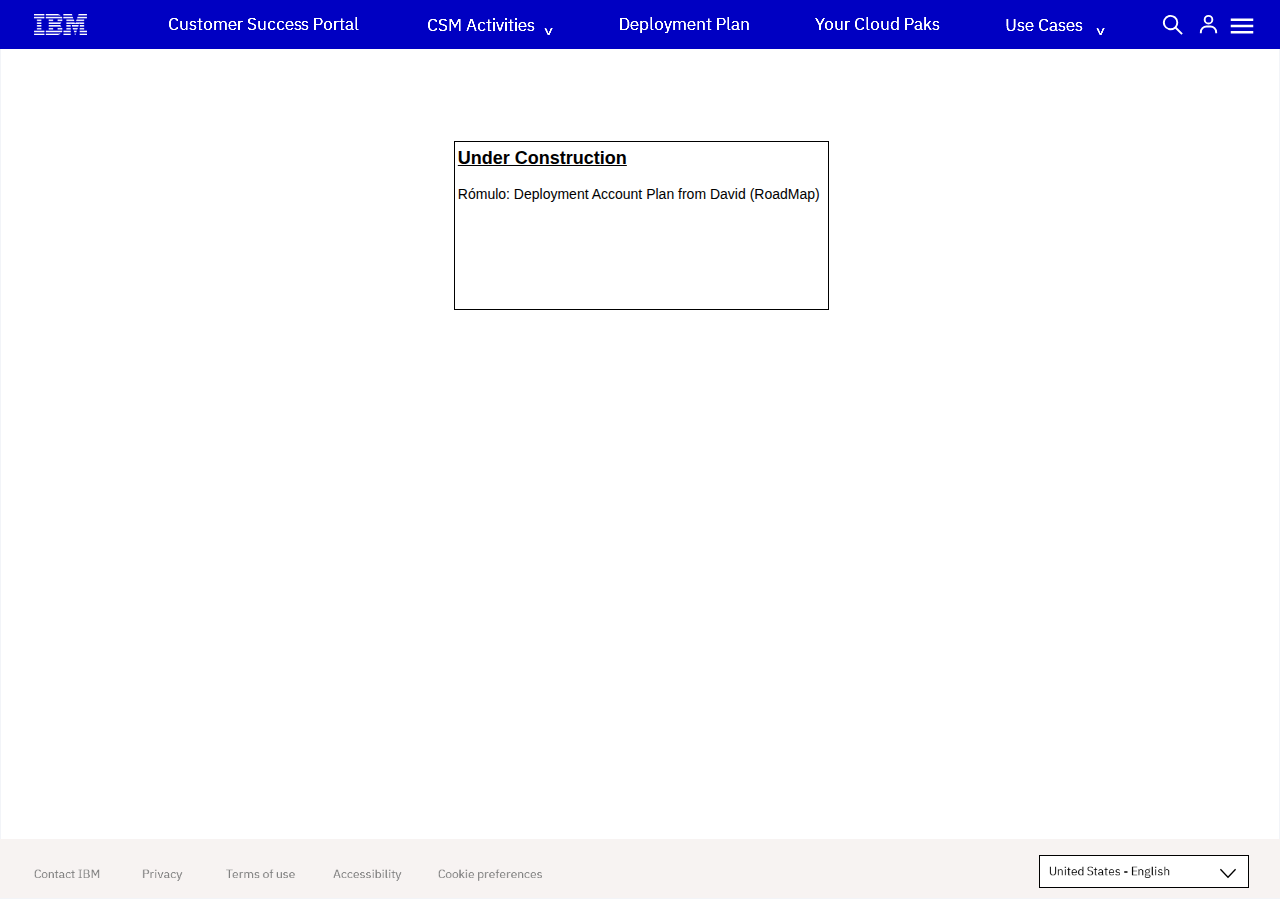
<file: deployment-plan.html>
<!DOCTYPE html>
<html class="nojs html css_verticalspacer" lang="es-ES">
 <head>

  <meta http-equiv="Content-type" content="text/html;charset=UTF-8"/>
  <meta name="generator" content="2018.1.1.386"/>
  <meta name="viewport" content="width=device-width, initial-scale=1.0"/>
  
  <script type="text/javascript">
   // Update the 'nojs'/'js' class on the html node
document.documentElement.className = document.documentElement.className.replace(/\bnojs\b/g, 'js');

// Check that all required assets are uploaded and up-to-date
if(typeof Muse == "undefined") window.Muse = {}; window.Muse.assets = {"required":["museutils.js", "museconfig.js", "jquery.watch.js", "jquery.musemenu.js", "require.js", "deployment-plan.css"], "outOfDate":[]};
</script>
  
  <link rel="shortcut icon" href="images/master_1-favicon.ico?crc=391973681"/>
  <title>Deployment Plan</title>
  <!-- CSS -->
  <link rel="stylesheet" type="text/css" href="css/site_global.css?crc=3877175521"/>
  <link rel="stylesheet" type="text/css" href="css/master_master_1.css?crc=37282912"/>
  <link rel="stylesheet" type="text/css" href="css/deployment-plan.css?crc=3792420055" id="pagesheet"/>
  <!-- JS includes -->
  <!--[if lt IE 9]>
  <script src="scripts/html5shiv.js?crc=4241844378" type="text/javascript"></script>
  <![endif]-->
   </head>
 <body>

  <div class="clearfix borderbox" id="page"><!-- group -->
   <div class="clearfix grpelem" id="ppu14782-3"><!-- column -->
    <div class="clearfix colelem" id="pu14782-3"><!-- group -->
     <div class="browser_width grpelem" id="u14782-3-bw">
      <div class="clearfix" id="u14782-3"><!-- content -->
       <p>&nbsp;</p>
      </div>
     </div>
     <div class="grpelem" id="u102"><!-- simple frame --></div>
     <nav class="MenuBar clearfix grpelem" id="menuu129" data-sizePolicy="fixed" data-pintopage="page_fluidx"><!-- horizontal box -->
      <div class="MenuItemContainer clearfix grpelem" id="u130"><!-- vertical box -->
       <a class="nonblock nontext MenuItem MenuItemWithSubMenu clearfix colelem" id="u131" href="ibm-csm-portal.html"><!-- horizontal box --><div class="MenuItemLabel NoWrap grpelem" id="u133-4"><!-- rasterized frame --><div id="u133-4_clip"><img alt="Customer Success Portal" width="198" height="20" src="images/u133-4.png?crc=237387431"/></div></div></a>
      </div>
      <div class="MenuItemContainer clearfix grpelem" id="u267"><!-- vertical box -->
       <div class="MenuItem MenuItemWithSubMenu clearfix colelem" id="u268"><!-- horizontal box -->
        <div class="MenuItemLabel NoWrap grpelem" id="u269-5"><!-- rasterized frame -->
         <div id="u269-5_clip">
          <img alt="CSM Activities ⌄" width="132" height="24" src="images/u269-5.png?crc=3782421263"/>
         </div>
        </div>
       </div>
       <div class="SubMenu MenuLevel1 clearfix" id="u272"><!-- vertical box -->
        <ul class="SubMenuView clearfix colelem" id="u273"><!-- vertical box -->
         <li class="MenuItemContainer clearfix colelem" id="u722"><!-- horizontal box --><a class="nonblock nontext MenuItem MenuItemWithSubMenu clearfix grpelem" id="u724" href="assessment.html" data-sizePolicy="fixed" data-pintopage="page_fixedLeft"><!-- horizontal box --><img class="MenuItemLabel NoWrap grpelem" id="u728-4" alt="Assessments" width="108" height="24" src="images/u728-4.png?crc=80024935"/><!-- rasterized frame --></a></li>
         <li class="MenuItemContainer clearfix colelem" id="u754"><!-- horizontal box --><a class="nonblock nontext MenuItem MenuItemWithSubMenu clearfix grpelem" id="u755" href="workshops.html" data-sizePolicy="fixed" data-pintopage="page_fixedLeft"><!-- horizontal box --><img class="MenuItemLabel NoWrap grpelem" id="u758-4" alt="Workshops" width="93" height="24" src="images/u758-4.png?crc=222568036"/><!-- rasterized frame --></a></li>
        </ul>
       </div>
      </div>
      <div class="MenuItemContainer clearfix grpelem" id="u246"><!-- vertical box -->
       <a class="nonblock nontext MenuItem MenuItemWithSubMenu clearfix colelem" id="u247" href="assets/rsi---reuni%c3%b3n-anual.pdf"><!-- horizontal box --><div class="MenuItemLabel NoWrap grpelem" id="u248-4"><!-- rasterized frame --><div id="u248-4_clip"><img alt="Deployment Plan" width="136" height="20" src="images/u248-4.png?crc=206305789"/></div></div></a>
      </div>
      <div class="MenuItemContainer clearfix grpelem" id="u225"><!-- vertical box -->
       <a class="nonblock nontext MenuItem MenuItemWithSubMenu clearfix colelem" id="u226" href="cp-entitlements.html"><!-- horizontal box --><div class="MenuItemLabel NoWrap grpelem" id="u227-4"><!-- rasterized frame --><div id="u227-4_clip"><img alt="Your Cloud Paks" width="130" height="20" src="images/u227-4.png?crc=4282218339"/></div></div></a>
      </div>
      <div class="MenuItemContainer clearfix grpelem" id="u204"><!-- vertical box -->
       <div class="MenuItem MenuItemWithSubMenu clearfix colelem" id="u205"><!-- horizontal box -->
        <div class="MenuItemLabel NoWrap grpelem" id="u206-5"><!-- rasterized frame -->
         <div id="u206-5_clip">
          <img alt="Use Cases ⌄" width="105" height="24" src="images/u206-5.png?crc=4021655778"/>
         </div>
        </div>
       </div>
       <div class="SubMenu MenuLevel1 clearfix" id="u209"><!-- vertical box -->
        <ul class="SubMenuView clearfix colelem" id="u210"><!-- vertical box -->
         <li class="MenuItemContainer clearfix colelem" id="u543"><!-- horizontal box --><a class="nonblock nontext MenuItem MenuItemWithSubMenu clearfix grpelem" id="u545" href="https://www.ibm.com/cloud/cloud-pak-for-watson-aiops#2756255" data-sizePolicy="fixed" data-pintopage="page_fixedLeft"><!-- horizontal box --><img class="MenuItemLabel NoWrap grpelem" id="u549-4" alt="Cloud Pak for AIOps" width="166" height="24" src="images/u549-4.png?crc=279806990"/><!-- rasterized frame --></a></li>
         <li class="MenuItemContainer clearfix colelem" id="u677"><!-- horizontal box --><a class="nonblock nontext MenuItem MenuItemWithSubMenu clearfix grpelem" id="u678" href="https://www.ibm.com/cloud/cloud-pak-for-business-automation#dyntabs-2756747" data-sizePolicy="fixed" data-pintopage="page_fixedLeft"><!-- horizontal box --><img class="MenuItemLabel NoWrap grpelem" id="u681-4" alt="Cloud Pak for Business Automation" width="284" height="24" src="images/u681-4.png?crc=189645146"/><!-- rasterized frame --></a></li>
         <li class="MenuItemContainer clearfix colelem" id="u656"><!-- horizontal box --><a class="nonblock nontext MenuItem MenuItemWithSubMenu clearfix grpelem" id="u657" href="https://www.ibm.com/products/cloud-pak-for-data#dyntabs-3068496" data-sizePolicy="fixed" data-pintopage="page_fixedLeft"><!-- horizontal box --><img class="MenuItemLabel NoWrap grpelem" id="u660-4" alt="Cloud Pak for Data" width="152" height="24" src="images/u660-4.png?crc=4245262667"/><!-- rasterized frame --></a></li>
         <li class="MenuItemContainer clearfix colelem" id="u635"><!-- horizontal box --><a class="nonblock nontext MenuItem MenuItemWithSubMenu clearfix grpelem" id="u636" href="https://www.ibm.com/products/cloud-pak-for-security#dyntabs-2678201" data-sizePolicy="fixed" data-pintopage="page_fixedLeft"><!-- horizontal box --><img class="MenuItemLabel NoWrap grpelem" id="u639-4" alt="Cloud Pak for Security" width="180" height="24" src="images/u639-4.png?crc=382890765"/><!-- rasterized frame --></a></li>
         <li class="MenuItemContainer clearfix colelem" id="u614"><!-- horizontal box --><a class="nonblock nontext MenuItem MenuItemWithSubMenu clearfix grpelem" id="u615" href="https://www.ibm.com/cloud/openshift#3019546" data-sizePolicy="fixed" data-pintopage="page_fixedLeft"><!-- horizontal box --><img class="MenuItemLabel NoWrap grpelem" id="u618-4" alt="Red Hat OpenShift" width="151" height="24" src="images/u618-4.png?crc=305558065"/><!-- rasterized frame --></a></li>
        </ul>
       </div>
      </div>
     </nav>
     <div class="grpelem" id="u943"><!-- simple frame --></div>
     <div class="grpelem" id="u978"><!-- simple frame --></div>
     <div class="grpelem" id="u1588"><!-- simple frame --></div>
    </div>
    <div class="clearfix colelem" id="pu17028-9"><!-- group -->
     <div class="clearfix grpelem" id="u17028-9"><!-- content -->
      <p id="u17028-7"><span id="u17028-3">Under Construction<br/></span><span id="u17028-6"><br/>Rómulo: Deployment Account Plan from David (RoadMap)</span></p>
     </div>
     <div class="grpelem" id="u17031"><!-- simple frame --></div>
    </div>
   </div>
   <div class="verticalspacer" data-offset-top="310" data-content-above-spacer="308" data-content-below-spacer="60" data-sizePolicy="fixed" data-pintopage="page_fixedLeft"></div>
   <div class="clearfix grpelem" id="pu15986"><!-- group -->
    <div class="browser_width grpelem" id="u15986-bw">
     <div id="u15986"><!-- group -->
      <div class="clearfix" id="u15986_align_to_page">
       <div class="clearfix grpelem" id="u15992"><!-- group -->
        <img class="grpelem" id="u15994-4" alt="United States - English " src="images/u15994-4.png?crc=424388871" data-image-width="191"/><!-- rasterized frame -->
        <div class="grpelem" id="u15993"><!-- simple frame --></div>
       </div>
      </div>
     </div>
    </div>
    <a class="nonblock nontext grpelem" id="u15987" href="https://www.ibm.com/contact/us/en/?lnk=flg-cont-usen"><!-- state-based BG images --><div id="u15987_states"><img alt="Contact IBM" src="images/blank.gif?crc=4208392903"/><div class="fluid_height_spacer"></div></div></a>
    <a class="nonblock nontext grpelem" id="u15988" href="https://www.ibm.com/privacy?lnk=flg-priv-usen"><!-- state-based BG images --><div id="u15988_states"><img alt="Privacy" src="images/blank.gif?crc=4208392903"/><div class="fluid_height_spacer"></div></div></a>
    <a class="nonblock nontext grpelem" id="u15989" href="https://www.ibm.com/legal?lnk=flg-tous-usen"><!-- state-based BG images --><div id="u15989_states"><img alt="Terms of use" src="images/blank.gif?crc=4208392903"/><div class="fluid_height_spacer"></div></div></a>
    <a class="nonblock nontext grpelem" id="u15990" href="https://www.ibm.com/able/?lnk=flg-acce-usen"><!-- state-based BG images --><div id="u15990_states"><img alt="Accessibility" src="images/blank.gif?crc=4208392903"/><div class="fluid_height_spacer"></div></div></a>
    <a class="nonblock nontext grpelem" id="u15991" href="https://www.ibm.com/docs/en/rational-change/5.3.1?topic=overview-cookie-policy"><!-- state-based BG images --><div id="u15991_states"><img alt="Cookie preferences" src="images/blank.gif?crc=4208392903"/><div class="fluid_height_spacer"></div></div></a>
   </div>
  </div>
  <div class="preload_images">
   <img class="preload" src="images/u15987_states-r.png?crc=84275331" alt=""/>
   <img class="preload" src="images/u15988_states-r.png?crc=4153849372" alt=""/>
   <img class="preload" src="images/u15989_states-r.png?crc=530146347" alt=""/>
   <img class="preload" src="images/u15990_states-r.png?crc=4129301068" alt=""/>
   <img class="preload" src="images/u15991_states-r.png?crc=3997564961" alt=""/>
  </div>
  <!-- Other scripts -->
  <script type="text/javascript">
   // Decide whether to suppress missing file error or not based on preference setting
var suppressMissingFileError = false
</script>
  <script type="text/javascript">
   window.Muse.assets.check=function(c){if(!window.Muse.assets.checked){window.Muse.assets.checked=!0;var b={},d=function(a,b){if(window.getComputedStyle){var c=window.getComputedStyle(a,null);return c&&c.getPropertyValue(b)||c&&c[b]||""}if(document.documentElement.currentStyle)return(c=a.currentStyle)&&c[b]||a.style&&a.style[b]||"";return""},a=function(a){if(a.match(/^rgb/))return a=a.replace(/\s+/g,"").match(/([\d\,]+)/gi)[0].split(","),(parseInt(a[0])<<16)+(parseInt(a[1])<<8)+parseInt(a[2]);if(a.match(/^\#/))return parseInt(a.substr(1),
16);return 0},f=function(f){for(var g=document.getElementsByTagName("link"),j=0;j<g.length;j++)if("text/css"==g[j].type){var l=(g[j].href||"").match(/\/?css\/([\w\-]+\.css)\?crc=(\d+)/);if(!l||!l[1]||!l[2])break;b[l[1]]=l[2]}g=document.createElement("div");g.className="version";g.style.cssText="display:none; width:1px; height:1px;";document.getElementsByTagName("body")[0].appendChild(g);for(j=0;j<Muse.assets.required.length;){var l=Muse.assets.required[j],k=l.match(/([\w\-\.]+)\.(\w+)$/),i=k&&k[1]?
k[1]:null,k=k&&k[2]?k[2]:null;switch(k.toLowerCase()){case "css":i=i.replace(/\W/gi,"_").replace(/^([^a-z])/gi,"_$1");g.className+=" "+i;i=a(d(g,"color"));k=a(d(g,"backgroundColor"));i!=0||k!=0?(Muse.assets.required.splice(j,1),"undefined"!=typeof b[l]&&(i!=b[l]>>>24||k!=(b[l]&16777215))&&Muse.assets.outOfDate.push(l)):j++;g.className="version";break;case "js":j++;break;default:throw Error("Unsupported file type: "+k);}}c?c().jquery!="1.8.3"&&Muse.assets.outOfDate.push("jquery-1.8.3.min.js"):Muse.assets.required.push("jquery-1.8.3.min.js");
g.parentNode.removeChild(g);if(Muse.assets.outOfDate.length||Muse.assets.required.length)g="Puede que determinados archivos falten en el servidor o sean incorrectos. Limpie la cache del navegador e inténtelo de nuevo. Si el problema persiste, póngase en contacto con el administrador del sitio web.",f&&Muse.assets.outOfDate.length&&(g+="\nOut of date: "+Muse.assets.outOfDate.join(",")),f&&Muse.assets.required.length&&(g+="\nMissing: "+Muse.assets.required.join(",")),suppressMissingFileError?(g+="\nUse SuppressMissingFileError key in AppPrefs.xml to show missing file error pop up.",console.log(g)):alert(g)};location&&location.search&&location.search.match&&location.search.match(/muse_debug/gi)?
setTimeout(function(){f(!0)},5E3):f()}};
var muse_init=function(){require.config({baseUrl:""});require(["jquery","museutils","whatinput","jquery.watch","jquery.musemenu"],function(c){var $ = c;$(document).ready(function(){try{
window.Muse.assets.check($);/* body */
Muse.Utils.transformMarkupToFixBrowserProblemsPreInit();/* body */
Muse.Utils.prepHyperlinks(true);/* body */
Muse.Utils.resizeHeight('.browser_width');/* resize height */
Muse.Utils.requestAnimationFrame(function() { $('body').addClass('initialized'); });/* mark body as initialized */
Muse.Utils.makeButtonsVisibleAfterSettingMinWidth();/* body */
Muse.Utils.initWidget('.MenuBar', ['#bp_infinity'], function(elem) { return $(elem).museMenu(); });/* unifiedNavBar */
Muse.Utils.fullPage('#page');/* 100% height page */
Muse.Utils.showWidgetsWhenReady();/* body */
Muse.Utils.transformMarkupToFixBrowserProblems();/* body */
}catch(b){if(b&&"function"==typeof b.notify?b.notify():Muse.Assert.fail("Error calling selector function: "+b),false)throw b;}})})};

</script>
  <!-- RequireJS script -->
  <script src="scripts/require.js?crc=4177726516" type="text/javascript" async data-main="scripts/museconfig.js?crc=3936894949" onload="if (requirejs) requirejs.onError = function(requireType, requireModule) { if (requireType && requireType.toString && requireType.toString().indexOf && 0 <= requireType.toString().indexOf('#scripterror')) window.Muse.assets.check(); }" onerror="window.Muse.assets.check();"></script>
   </body>
</html>
</file>
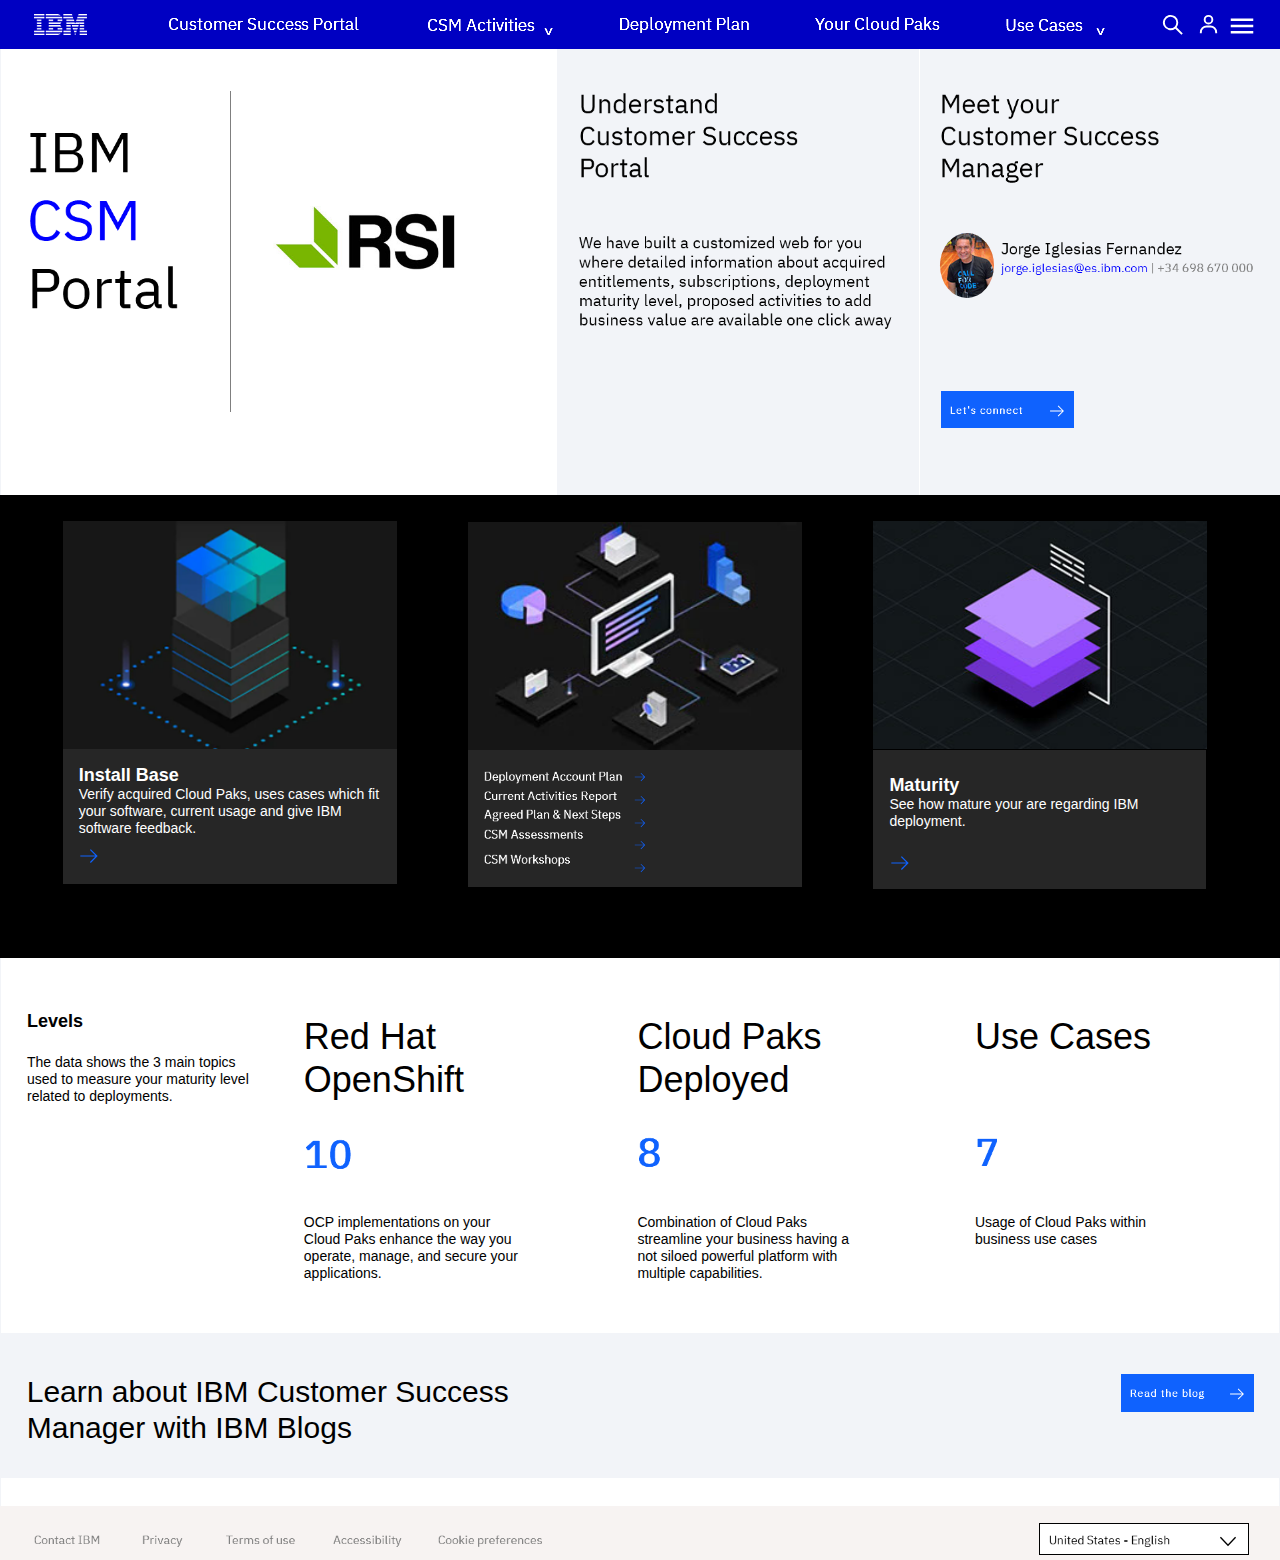
<file: engage.html>
<!DOCTYPE html>
<html class="nojs html css_verticalspacer" lang="en-US">
 <head>

  <meta http-equiv="Content-type" content="text/html;charset=UTF-8"/>
  <meta name="description" content="This is a CSM Portal site (First Draft) develpoed by Rómulo Rodríguez Alfinger part of CSM Team SPGI"/>
  <meta name="keywords" content="IBM CSM SPGI, IBM, Customer Success Manager, RR"/>
  <meta name="generator" content="2018.1.1.386"/>
  <meta name="viewport" content="width=device-width, initial-scale=1.0"/>
  
  <script type="text/javascript">
   // Update the 'nojs'/'js' class on the html node
document.documentElement.className = document.documentElement.className.replace(/\bnojs\b/g, 'js');

// Check that all required assets are uploaded and up-to-date
if(typeof Muse == "undefined") window.Muse = {}; window.Muse.assets = {"required":["museutils.js", "museconfig.js", "jquery.watch.js", "jquery.musepolyfill.bgsize.js", "jquery.musemenu.js", "require.js", "webpro.js", "musewpslideshow.js", "jquery.museoverlay.js", "touchswipe.js", "engage.css"], "outOfDate":[]};
</script>
  
  <link rel="shortcut icon" href="images/master_1-favicon.ico?crc=391973681"/>
  <title>Engage</title>
  <!-- CSS -->
  <link rel="stylesheet" type="text/css" href="css/site_global.css?crc=3877175521"/>
  <link rel="stylesheet" type="text/css" href="css/master_master_1.css?crc=37282912"/>
  <link rel="stylesheet" type="text/css" href="css/engage.css?crc=89084563" id="pagesheet"/>
  <!-- JS includes -->
  <!--[if lt IE 9]>
  <script src="scripts/html5shiv.js?crc=4241844378" type="text/javascript"></script>
  <![endif]-->
    <!--custom head HTML-->
  <title>Author: Rómulo J. Rodríguez Alfinger - Date: May 2022</title>
 </head>
 <body>

  <div class="clearfix borderbox" id="page"><!-- group -->
   <div class="clearfix grpelem" id="ppu14782-3"><!-- column -->
    <div class="clearfix colelem" id="pu14782-3"><!-- group -->
     <div class="browser_width grpelem" id="u14782-3-bw">
      <div class="clearfix" id="u14782-3"><!-- content -->
       <p>&nbsp;</p>
      </div>
     </div>
     <div class="grpelem" id="u102"><!-- simple frame --></div>
     <nav class="MenuBar clearfix grpelem" id="menuu129" data-sizePolicy="fixed" data-pintopage="page_fluidx"><!-- horizontal box -->
      <div class="MenuItemContainer clearfix grpelem" id="u130"><!-- vertical box -->
       <a class="nonblock nontext MenuItem MenuItemWithSubMenu clearfix colelem" id="u131" href="ibm-csm-portal.html"><!-- horizontal box --><div class="MenuItemLabel NoWrap grpelem" id="u133-4"><!-- rasterized frame --><div id="u133-4_clip"><img alt="Customer Success Portal" width="198" height="20" src="images/u133-4.png?crc=237387431"/></div></div></a>
      </div>
      <div class="MenuItemContainer clearfix grpelem" id="u267"><!-- vertical box -->
       <div class="MenuItem MenuItemWithSubMenu clearfix colelem" id="u268"><!-- horizontal box -->
        <div class="MenuItemLabel NoWrap grpelem" id="u269-5"><!-- rasterized frame -->
         <div id="u269-5_clip">
          <img alt="CSM Activities ⌄" width="132" height="24" src="images/u269-5.png?crc=3782421263"/>
         </div>
        </div>
       </div>
       <div class="SubMenu MenuLevel1 clearfix" id="u272"><!-- vertical box -->
        <ul class="SubMenuView clearfix colelem" id="u273"><!-- vertical box -->
         <li class="MenuItemContainer clearfix colelem" id="u722"><!-- horizontal box --><a class="nonblock nontext MenuItem MenuItemWithSubMenu clearfix grpelem" id="u724" href="assessment.html" data-sizePolicy="fixed" data-pintopage="page_fixedLeft"><!-- horizontal box --><img class="MenuItemLabel NoWrap grpelem" id="u728-4" alt="Assessments" width="108" height="24" src="images/u728-4.png?crc=80024935"/><!-- rasterized frame --></a></li>
         <li class="MenuItemContainer clearfix colelem" id="u754"><!-- horizontal box --><a class="nonblock nontext MenuItem MenuItemWithSubMenu clearfix grpelem" id="u755" href="workshops.html" data-sizePolicy="fixed" data-pintopage="page_fixedLeft"><!-- horizontal box --><img class="MenuItemLabel NoWrap grpelem" id="u758-4" alt="Workshops" width="93" height="24" src="images/u758-4.png?crc=222568036"/><!-- rasterized frame --></a></li>
        </ul>
       </div>
      </div>
      <div class="MenuItemContainer clearfix grpelem" id="u246"><!-- vertical box -->
       <a class="nonblock nontext MenuItem MenuItemWithSubMenu clearfix colelem" id="u247" href="assets/rsi---reuni%c3%b3n-anual.pdf"><!-- horizontal box --><div class="MenuItemLabel NoWrap grpelem" id="u248-4"><!-- rasterized frame --><div id="u248-4_clip"><img alt="Deployment Plan" width="136" height="20" src="images/u248-4.png?crc=206305789"/></div></div></a>
      </div>
      <div class="MenuItemContainer clearfix grpelem" id="u225"><!-- vertical box -->
       <a class="nonblock nontext MenuItem MenuItemWithSubMenu clearfix colelem" id="u226" href="cp-entitlements.html"><!-- horizontal box --><div class="MenuItemLabel NoWrap grpelem" id="u227-4"><!-- rasterized frame --><div id="u227-4_clip"><img alt="Your Cloud Paks" width="130" height="20" src="images/u227-4.png?crc=4282218339"/></div></div></a>
      </div>
      <div class="MenuItemContainer clearfix grpelem" id="u204"><!-- vertical box -->
       <div class="MenuItem MenuItemWithSubMenu clearfix colelem" id="u205"><!-- horizontal box -->
        <div class="MenuItemLabel NoWrap grpelem" id="u206-5"><!-- rasterized frame -->
         <div id="u206-5_clip">
          <img alt="Use Cases ⌄" width="105" height="24" src="images/u206-5.png?crc=4021655778"/>
         </div>
        </div>
       </div>
       <div class="SubMenu MenuLevel1 clearfix" id="u209"><!-- vertical box -->
        <ul class="SubMenuView clearfix colelem" id="u210"><!-- vertical box -->
         <li class="MenuItemContainer clearfix colelem" id="u543"><!-- horizontal box --><a class="nonblock nontext MenuItem MenuItemWithSubMenu clearfix grpelem" id="u545" href="https://www.ibm.com/cloud/cloud-pak-for-watson-aiops#2756255" data-sizePolicy="fixed" data-pintopage="page_fixedLeft"><!-- horizontal box --><img class="MenuItemLabel NoWrap grpelem" id="u549-4" alt="Cloud Pak for AIOps" width="166" height="24" src="images/u549-4.png?crc=279806990"/><!-- rasterized frame --></a></li>
         <li class="MenuItemContainer clearfix colelem" id="u677"><!-- horizontal box --><a class="nonblock nontext MenuItem MenuItemWithSubMenu clearfix grpelem" id="u678" href="https://www.ibm.com/cloud/cloud-pak-for-business-automation#dyntabs-2756747" data-sizePolicy="fixed" data-pintopage="page_fixedLeft"><!-- horizontal box --><img class="MenuItemLabel NoWrap grpelem" id="u681-4" alt="Cloud Pak for Business Automation" width="284" height="24" src="images/u681-4.png?crc=189645146"/><!-- rasterized frame --></a></li>
         <li class="MenuItemContainer clearfix colelem" id="u656"><!-- horizontal box --><a class="nonblock nontext MenuItem MenuItemWithSubMenu clearfix grpelem" id="u657" href="https://www.ibm.com/products/cloud-pak-for-data#dyntabs-3068496" data-sizePolicy="fixed" data-pintopage="page_fixedLeft"><!-- horizontal box --><img class="MenuItemLabel NoWrap grpelem" id="u660-4" alt="Cloud Pak for Data" width="152" height="24" src="images/u660-4.png?crc=4245262667"/><!-- rasterized frame --></a></li>
         <li class="MenuItemContainer clearfix colelem" id="u635"><!-- horizontal box --><a class="nonblock nontext MenuItem MenuItemWithSubMenu clearfix grpelem" id="u636" href="https://www.ibm.com/products/cloud-pak-for-security#dyntabs-2678201" data-sizePolicy="fixed" data-pintopage="page_fixedLeft"><!-- horizontal box --><img class="MenuItemLabel NoWrap grpelem" id="u639-4" alt="Cloud Pak for Security" width="180" height="24" src="images/u639-4.png?crc=382890765"/><!-- rasterized frame --></a></li>
         <li class="MenuItemContainer clearfix colelem" id="u614"><!-- horizontal box --><a class="nonblock nontext MenuItem MenuItemWithSubMenu clearfix grpelem" id="u615" href="https://www.ibm.com/cloud/openshift#3019546" data-sizePolicy="fixed" data-pintopage="page_fixedLeft"><!-- horizontal box --><img class="MenuItemLabel NoWrap grpelem" id="u618-4" alt="Red Hat OpenShift" width="151" height="24" src="images/u618-4.png?crc=305558065"/><!-- rasterized frame --></a></li>
        </ul>
       </div>
      </div>
     </nav>
     <div class="grpelem" id="u943"><!-- simple frame --></div>
     <div class="grpelem" id="u978"><!-- simple frame --></div>
     <div class="grpelem" id="u1588"><!-- simple frame --></div>
    </div>
    <div class="clearfix colelem" id="pu17690"><!-- group -->
     <div class="clearfix grpelem" id="u17690"><!-- column -->
      <img class="colelem" id="u17757-8" alt="Meet your Customer Success Manager" src="images/u17757-8.png?crc=3970998343" data-image-width="491"/><!-- rasterized frame -->
      <div class="clearfix colelem" id="pu17693"><!-- group -->
       <div class="museBGSize rounded-corners grpelem" id="u17693"><!-- simple frame --></div>
       <div class="clearfix grpelem" id="pu17724-4"><!-- column -->
        <img class="colelem" id="u17724-4" alt="Jorge Iglesias Fernandez" src="images/u17724-4.png?crc=479027398" data-image-width="394"/><!-- rasterized frame -->
        <img class="colelem" id="u17755-6" alt="jorge.iglesias@es.ibm.com | +34 698 670 000" src="images/u17755-6.png?crc=3918130219" data-image-width="394"/><!-- rasterized frame -->
       </div>
      </div>
      <a class="nonblock nontext Button clearfix colelem" id="buttonu17752" href="csm-detail.html" data-visibility="changed" style="visibility:hidden"><!-- container box --><div class="grpelem" id="u17754"><!-- state-based BG images --><img alt="Let's connect " src="images/blank.gif?crc=4208392903"/><div class="fluid_height_spacer"></div></div><div class="museBGSize grpelem" id="u17753"><!-- simple frame --></div></a>
     </div>
     <div class="clearfix grpelem" id="u17720"><!-- column -->
      <img class="colelem" id="u17691-8" alt="Understand Customer Success Portal" src="images/u17691-8.png?crc=461399130" data-image-width="475"/><!-- rasterized frame -->
      <img class="colelem" id="u17684-4" alt="We have built a customized web for you where detailed information about acquired entitlements, subscriptions, deployment maturity level, proposed activities to add business value are available one click away" src="images/u17684-4.png?crc=468608270" data-image-width="475"/><!-- rasterized frame -->
     </div>
     <div class="browser_width grpelem" id="u17722-bw">
      <div id="u17722"><!-- group -->
       <div class="clearfix" id="u17722_align_to_page">
        <div class="clearfix grpelem" id="pu17758"><!-- column -->
         <div class="museBGSize colelem" id="u17758"><!-- simple frame --></div>
         <a class="nonblock nontext clearfix colelem" id="u17719" href="install-base.html#installl-base-anchor"><!-- column --><div class="clearfix colelem" id="u17750-6"><!-- content --><p id="u17750-2">Install Base</p><p id="u17750-4">Verify acquired Cloud Paks, uses cases which fit your software, current usage and give IBM software feedback.</p></div><div class="museBGSize colelem" id="u17688"><!-- simple frame --></div></a>
        </div>
        <div class="clearfix grpelem" id="pu17727"><!-- column -->
         <div class="museBGSize colelem" id="u17727"><!-- simple frame --></div>
         <div class="clearfix colelem" id="u17682"><!-- group -->
          <div class="clearfix grpelem" id="pu18083-4"><!-- column -->
           <a class="nonblock nontext colelem" id="u18083-4" href="assets/rsi---reuni%c3%b3n-anual.pdf"><!-- rasterized frame --><img id="u18083-4_img" alt="Deployment Account Plan" src="images/u18083-4.png?crc=308806035" data-image-width="209"/></a>
           <a class="nonblock nontext colelem" id="u18069-4" href="assets/qbr.png"><!-- rasterized frame --><img id="u18069-4_img" alt="Current Activities Report" src="images/u18069-4.png?crc=3945908680" data-image-width="209"/></a>
           <a class="nonblock nontext colelem" id="u19065-4" href="assets/agreed-plan.png"><!-- rasterized frame --><img id="u19065-4_img" alt="Agreed Plan &amp; Next Steps" src="images/u19065-4.png?crc=4052348632" data-image-width="209"/></a>
           <div class="clearfix colelem" id="pu18075-4"><!-- group -->
            <img class="grpelem" id="u18075-4" alt="CSM Assessments" src="images/u18075-4.png?crc=491669495" data-image-width="198"/><!-- rasterized frame -->
            <div class="PamphletWidget clearfix allow_click_through widget_invisible grpelem" id="pamphletu17728" data-visibility="changed" style="visibility:hidden" data-islightbox="true"><!-- none box -->
             <div class="clearfix" id="pu17738"><!-- group -->
              <div class="popup_anchor allow_click_through grpelem" data-col-pos="1" id="u17738popup" data-lightbox="true">
               <div class="ContainerGroup rgba-background clearfix" data-col-pos="1" id="u17738"><!-- stack box -->
                <div class="Container clearfix grpelem" data-col-pos="0" id="u17739"><!-- column -->
                 <img class="colelem" id="u18533-5" alt="CSM Assessments" src="images/u18533-5.png?crc=3929364359" data-image-width="249"/><!-- rasterized frame -->
                 <img class="colelem" id="u19109-4" alt="Allows you to understand which is the current situation (AS IS) regarding a specific technology or solution in order to provide the most appropriate recommendations to take the right actions following the best practices (TO BE)" src="images/u19109-4.png?crc=4205960807" data-image-width="707"/><!-- rasterized frame -->
                 <div class="clearfix colelem" id="pu18515"><!-- group -->
                  <a class="nonblock nontext shadow rounded-corners clearfix grpelem" id="u18515" href="assets/0_ocp_assessment_datasheet.pdf"><!-- group --><div class="museBGSize grpelem" id="u18516"><!-- simple frame --></div><img class="grpelem" id="u18517-4" alt="OpenShift" src="images/u18517-4.png?crc=4206524678" data-image-width="238"/><!-- rasterized frame --></a>
                  <div class="shadow rounded-corners clearfix grpelem" id="u18518"><!-- group -->
                   <div class="museBGSize grpelem" id="u18519"><!-- simple frame --></div>
                   <img class="grpelem" id="u18520-4" alt="Watson AIOps" src="images/u18520-4.png?crc=161670170" data-image-width="238"/><!-- rasterized frame -->
                  </div>
                 </div>
                 <div class="clearfix colelem" id="pu18521"><!-- group -->
                  <a class="nonblock nontext shadow rounded-corners clearfix grpelem" id="u18521" href="assets/0_cybersecurity_assessment_datasheet.pdf"><!-- group --><div class="museBGSize grpelem" id="u18522"><!-- simple frame --></div><img class="grpelem" id="u18523-4" alt="Security" src="images/u18523-4.png?crc=4039496651" data-image-width="238"/><!-- rasterized frame --></a>
                  <div class="shadow rounded-corners clearfix grpelem" id="u18524"><!-- group -->
                   <div class="museBGSize grpelem" id="u18525"><!-- simple frame --></div>
                   <img class="grpelem" id="u18526-4" alt="Data" src="images/u18526-4.png?crc=190000787" data-image-width="238"/><!-- rasterized frame -->
                  </div>
                 </div>
                 <div class="clearfix colelem" id="pu18527"><!-- group -->
                  <div class="shadow rounded-corners clearfix grpelem" id="u18527"><!-- group -->
                   <div class="museBGSize grpelem" id="u18528"><!-- simple frame --></div>
                   <img class="grpelem" id="u18529-4" alt="Business Automation" src="images/u18529-4.png?crc=508961933" data-image-width="238"/><!-- rasterized frame -->
                  </div>
                  <div class="shadow rounded-corners clearfix grpelem" id="u18530"><!-- group -->
                   <div class="museBGSize grpelem" id="u18531"><!-- simple frame --></div>
                   <img class="grpelem" id="u18532-4" alt="App Performance" src="images/u18532-4.png?crc=103884909" data-image-width="275"/><!-- rasterized frame -->
                  </div>
                 </div>
                </div>
               </div>
              </div>
              <div class="popup_anchor allow_click_through grpelem" data-col-pos="4" id="u17733popup">
               <div class="PamphletCloseButton PamphletLightboxPart popup_element clearfix" data-col-pos="4" id="u17733"><!-- group -->
                <div class="clearfix grpelem" id="u17734-4"><!-- content -->
                 <p>Return</p>
                </div>
                <div class="museBGSize grpelem" id="u17735" data-mu-ie-matrix="progid:DXImageTransform.Microsoft.Matrix(M11=-1,M12=0,M21=0,M22=-1,SizingMethod='auto expand')" data-mu-ie-matrix-dx="0" data-mu-ie-matrix-dy="0"><!-- simple frame --></div>
               </div>
              </div>
             </div>
             <div class="ThumbGroup clearfix grpelem" data-col-pos="0" id="u17731"><!-- none box -->
              <div class="popup_anchor allow_click_through grpelem" data-col-pos="0" id="u17732popup">
               <div class="Thumb popup_element" data-col-pos="0" id="u17732"><!-- simple frame --></div>
              </div>
             </div>
            </div>
           </div>
           <div class="clearfix colelem" id="pu18379-4"><!-- group -->
            <img class="grpelem" id="u18379-4" alt="CSM Workshops" src="images/u18379-4.png?crc=4213259231" data-image-width="185"/><!-- rasterized frame -->
            <div class="PamphletWidget clearfix allow_click_through widget_invisible grpelem" id="pamphletu17694" data-visibility="changed" style="visibility:hidden" data-islightbox="true"><!-- none box -->
             <div class="ThumbGroup clearfix grpelem" data-col-pos="0" id="u17702"><!-- none box -->
              <div class="popup_anchor allow_click_through grpelem" data-col-pos="0" id="u17703popup">
               <div class="Thumb popup_element" data-col-pos="0" id="u17703"><!-- simple frame --></div>
              </div>
             </div>
             <div class="clearfix" id="pu17704"><!-- group -->
              <div class="popup_anchor allow_click_through grpelem" data-col-pos="1" id="u17704popup" data-lightbox="true">
               <div class="ContainerGroup rgba-background clearfix" data-col-pos="1" id="u17704"><!-- stack box -->
                <div class="Container clearfix grpelem" data-col-pos="0" id="u17705"><!-- column -->
                 <img class="colelem" id="u18578-7" alt="CSM Hands-on Workshops" src="images/u18578-7.png?crc=331096122" data-image-width="378"/><!-- rasterized frame -->
                 <img class="colelem" id="u19115-4" alt="2 days of work with IBM experts, with laboratories to test and learn the top technologies." src="images/u19115-4.png?crc=120624709" data-image-width="692"/><!-- rasterized frame -->
                 <div class="clearfix colelem" id="pu18440"><!-- group -->
                  <a class="nonblock nontext shadow rounded-corners clearfix grpelem" id="u18440" href="assets/app-modernization-7-8-y-9-junio.pdf"><!-- group --><div class="museBGSize grpelem" id="u18441"><!-- simple frame --></div><img class="grpelem" id="u18442-4" alt="OpenShift" src="images/u18442-4.png?crc=4206524678" data-image-width="238"/><!-- rasterized frame --></a>
                  <div class="shadow rounded-corners clearfix grpelem" id="u18443"><!-- group -->
                   <div class="museBGSize grpelem" id="u18444"><!-- simple frame --></div>
                   <img class="grpelem" id="u18445-4" alt="Watson AIOps" src="images/u18445-4.png?crc=161670170" data-image-width="238"/><!-- rasterized frame -->
                  </div>
                 </div>
                 <div class="clearfix colelem" id="pu18452"><!-- group -->
                  <a class="nonblock nontext shadow rounded-corners clearfix grpelem" id="u18452" href="assets/cp4ba_filenet_workshop_lab.pdf"><!-- group --><div class="museBGSize grpelem" id="u18453"><!-- simple frame --></div><img class="grpelem" id="u18454-4" alt="Business Automation" src="images/u18454-4.png?crc=508961933" data-image-width="238"/><!-- rasterized frame --></a>
                  <a class="nonblock nontext shadow rounded-corners clearfix grpelem" id="u18449" href="assets/datastage-workshop-invite-1.pdf"><!-- group --><div class="museBGSize grpelem" id="u18450"><!-- simple frame --></div><img class="grpelem" id="u18451-4" alt="Data" src="images/u18451-4.png?crc=190000787" data-image-width="238"/><!-- rasterized frame --></a>
                 </div>
                 <div class="clearfix colelem" id="pu18446"><!-- group -->
                  <div class="shadow rounded-corners clearfix grpelem" id="u18446"><!-- group -->
                   <div class="museBGSize grpelem" id="u18447"><!-- simple frame --></div>
                   <img class="grpelem" id="u18448-4" alt="Security" src="images/u18448-4.png?crc=4039496651" data-image-width="238"/><!-- rasterized frame -->
                  </div>
                  <a class="nonblock nontext shadow rounded-corners clearfix grpelem" id="u18455" href="assets/cp4i-29-y-30-junio-clientes.pdf"><!-- group --><div class="museBGSize grpelem" id="u18456"><!-- simple frame --></div><img class="grpelem" id="u18457-4" alt="Integration" src="images/u18457-4.png?crc=4005754411" data-image-width="208"/><!-- rasterized frame --></a>
                 </div>
                </div>
               </div>
              </div>
              <div class="popup_anchor allow_click_through grpelem" data-col-pos="4" id="u17699popup">
               <div class="PamphletCloseButton PamphletLightboxPart popup_element clearfix" data-col-pos="4" id="u17699"><!-- group -->
                <div class="clearfix grpelem" id="u17701-4"><!-- content -->
                 <p>Return</p>
                </div>
                <div class="museBGSize grpelem" id="u17700" data-mu-ie-matrix="progid:DXImageTransform.Microsoft.Matrix(M11=-1,M12=0,M21=0,M22=-1,SizingMethod='auto expand')" data-mu-ie-matrix-dx="0" data-mu-ie-matrix-dy="0"><!-- simple frame --></div>
               </div>
              </div>
             </div>
            </div>
           </div>
          </div>
          <div class="clearfix grpelem" id="pu18084"><!-- column -->
           <div class="museBGSize colelem" id="u18084"><!-- simple frame --></div>
           <div class="museBGSize colelem" id="u18072"><!-- simple frame --></div>
           <div class="museBGSize colelem" id="u19066"><!-- simple frame --></div>
           <div class="museBGSize colelem" id="u18078"><!-- simple frame --></div>
           <div class="museBGSize colelem" id="u18382"><!-- simple frame --></div>
          </div>
         </div>
        </div>
        <div class="clearfix grpelem" id="pu17715"><!-- column -->
         <div class="museBGSize colelem" id="u17715"><!-- simple frame --></div>
         <a class="nonblock nontext clearfix colelem" id="u17760" href="maturity.html#maturity-anchor"><!-- column --><div class="clearfix colelem" id="u17723-6"><!-- content --><p id="u17723-2">Maturity</p><p id="u17723-4">See how mature your are regarding IBM deployment.</p></div><div class="museBGSize colelem" id="u17714"><!-- simple frame --></div></a>
        </div>
       </div>
      </div>
     </div>
     <div class="grpelem" id="u17680"><!-- custom html -->
      <script>
  window.watsonAssistantChatOptions = {
    integrationID: "0a350eee-ceb9-448c-929d-dbd7489b8808", // The ID of this integration.
    region: "us-south", // The region your integration is hosted in.
    serviceInstanceID: "6c01e4ab-f94a-44d3-a2c7-aff946e06731", // The ID of your service instance.
    onLoad: function(instance) { instance.render(); }
  };
  setTimeout(function(){
    const t=document.createElement('script');
    t.src="https://web-chat.global.assistant.watson.appdomain.cloud/versions/" + (window.watsonAssistantChatOptions.clientVersion || 'latest') + "/WatsonAssistantChatEntry.js";
    document.head.appendChild(t);
  });
</script>

     </div>
     <div class="museBGSize grpelem" id="u17761"><!-- simple frame --></div>
     <img class="grpelem" id="u17725-8" alt="IBM CSM Portal" src="images/u17725-8.png?crc=3982999727" data-image-width="242"/><!-- rasterized frame -->
     <div class="grpelem" id="u17716"><!-- simple frame --></div>
     <a class="anchor_item grpelem" id="engage-anchor" data-sizePolicy="fixed" data-pintopage="page_fluidx"></a>
    </div>
    <div class="clearfix colelem" id="pu17678-8"><!-- group -->
     <div class="clearfix grpelem" id="u17678-8"><!-- content -->
      <p id="u17678-6"><span id="u17678-4">Levels<br/><br/></span><span id="u17678-5">The data shows the 3 main topics used to measure your maturity level related to deployments.</span></p>
     </div>
     <div class="clearfix grpelem" id="pu17751-4"><!-- column -->
      <div class="clearfix colelem" id="u17751-4"><!-- content -->
       <p>Red Hat OpenShift</p>
      </div>
      <img class="colelem" id="u17717-4" alt="10" src="images/u17717-4.png?crc=3890583760" data-image-width="216"/><!-- rasterized frame -->
      <div class="clearfix colelem" id="u17689-4"><!-- content -->
       <p>OCP implementations on your Cloud Paks enhance the way you operate, manage, and secure your applications.</p>
      </div>
     </div>
     <a class="anchor_item grpelem" id="maturitylevel" data-sizePolicy="fixed" data-pintopage="page_fluidx"></a>
     <div class="clearfix grpelem" id="pu17756-4"><!-- column -->
      <div class="clearfix colelem" id="u17756-4"><!-- content -->
       <p>Cloud Paks Deployed</p>
      </div>
      <img class="colelem" id="u17748-4" alt="8" src="images/u17748-4.png?crc=80277883" data-image-width="216"/><!-- rasterized frame -->
      <div class="clearfix colelem" id="u17718-4"><!-- content -->
       <p>Combination of Cloud Paks streamline your business having a not siloed powerful platform with multiple capabilities.</p>
      </div>
     </div>
     <div class="clearfix grpelem" id="pu17683-5"><!-- column -->
      <div class="clearfix colelem" id="u17683-5"><!-- content -->
       <p>Use Cases</p>
       <p>&nbsp;</p>
      </div>
      <img class="colelem" id="u17749-4" alt="7" src="images/u17749-4.png?crc=4115988730" data-image-width="216"/><!-- rasterized frame -->
      <div class="clearfix colelem" id="u17759-4"><!-- content -->
       <p>Usage of Cloud Paks within business use cases</p>
      </div>
     </div>
    </div>
    <div class="browser_width colelem" id="u17721-bw">
     <div class="pointer_cursor" id="u17721"><!-- group -->
      <a class="block anim_swing" href="engage.html#maturitylevel"><!-- Block link tag --></a>
      <div class="clearfix" id="u17721_align_to_page">
       <div class="clearfix grpelem" id="u17692-4"><!-- content -->
        <p>Learn about IBM Customer Success Manager with IBM Blogs</p>
       </div>
       <a class="nonblock nontext Button clearfix grpelem" id="buttonu17685" href="https://www.ibm.com/blogs/jobs/2022/04/28/what-customer-success-managers-do/" data-visibility="changed" style="visibility:hidden"><!-- container box --><div class="grpelem" id="u17686"><!-- state-based BG images --><img alt="Read the blog" src="images/blank.gif?crc=4208392903"/><div class="fluid_height_spacer"></div></div><div class="museBGSize grpelem" id="u17687"><!-- simple frame --></div></a>
      </div>
     </div>
    </div>
   </div>
   <div class="verticalspacer" data-offset-top="1507" data-content-above-spacer="1506" data-content-below-spacer="59" data-sizePolicy="fixed" data-pintopage="page_fixedLeft"></div>
   <div class="clearfix grpelem" id="pu15986"><!-- group -->
    <div class="browser_width grpelem" id="u15986-bw">
     <div id="u15986"><!-- group -->
      <div class="clearfix" id="u15986_align_to_page">
       <div class="clearfix grpelem" id="u15992"><!-- group -->
        <img class="grpelem" id="u15994-4" alt="United States - English " src="images/u15994-4.png?crc=424388871" data-image-width="191"/><!-- rasterized frame -->
        <div class="grpelem" id="u15993"><!-- simple frame --></div>
       </div>
      </div>
     </div>
    </div>
    <a class="nonblock nontext grpelem" id="u15987" href="https://www.ibm.com/contact/us/en/?lnk=flg-cont-usen"><!-- state-based BG images --><div id="u15987_states"><img alt="Contact IBM" src="images/blank.gif?crc=4208392903"/><div class="fluid_height_spacer"></div></div></a>
    <a class="nonblock nontext grpelem" id="u15988" href="https://www.ibm.com/privacy?lnk=flg-priv-usen"><!-- state-based BG images --><div id="u15988_states"><img alt="Privacy" src="images/blank.gif?crc=4208392903"/><div class="fluid_height_spacer"></div></div></a>
    <a class="nonblock nontext grpelem" id="u15989" href="https://www.ibm.com/legal?lnk=flg-tous-usen"><!-- state-based BG images --><div id="u15989_states"><img alt="Terms of use" src="images/blank.gif?crc=4208392903"/><div class="fluid_height_spacer"></div></div></a>
    <a class="nonblock nontext grpelem" id="u15990" href="https://www.ibm.com/able/?lnk=flg-acce-usen"><!-- state-based BG images --><div id="u15990_states"><img alt="Accessibility" src="images/blank.gif?crc=4208392903"/><div class="fluid_height_spacer"></div></div></a>
    <a class="nonblock nontext grpelem" id="u15991" href="https://www.ibm.com/docs/en/rational-change/5.3.1?topic=overview-cookie-policy"><!-- state-based BG images --><div id="u15991_states"><img alt="Cookie preferences" src="images/blank.gif?crc=4208392903"/><div class="fluid_height_spacer"></div></div></a>
   </div>
  </div>
  <div class="preload_images">
   <img class="preload" src="images/u17754-r.png?crc=3889233987" alt=""/>
   <img class="preload" src="images/u17686-r.png?crc=4007467419" alt=""/>
   <img class="preload" src="images/u15987_states-r.png?crc=84275331" alt=""/>
   <img class="preload" src="images/u15988_states-r.png?crc=4153849372" alt=""/>
   <img class="preload" src="images/u15989_states-r.png?crc=530146347" alt=""/>
   <img class="preload" src="images/u15990_states-r.png?crc=4129301068" alt=""/>
   <img class="preload" src="images/u15991_states-r.png?crc=3997564961" alt=""/>
  </div>
  <!-- Other scripts -->
  <script type="text/javascript">
   // Decide whether to suppress missing file error or not based on preference setting
var suppressMissingFileError = false
</script>
  <script type="text/javascript">
   window.Muse.assets.check=function(c){if(!window.Muse.assets.checked){window.Muse.assets.checked=!0;var b={},d=function(a,b){if(window.getComputedStyle){var c=window.getComputedStyle(a,null);return c&&c.getPropertyValue(b)||c&&c[b]||""}if(document.documentElement.currentStyle)return(c=a.currentStyle)&&c[b]||a.style&&a.style[b]||"";return""},a=function(a){if(a.match(/^rgb/))return a=a.replace(/\s+/g,"").match(/([\d\,]+)/gi)[0].split(","),(parseInt(a[0])<<16)+(parseInt(a[1])<<8)+parseInt(a[2]);if(a.match(/^\#/))return parseInt(a.substr(1),
16);return 0},f=function(f){for(var g=document.getElementsByTagName("link"),j=0;j<g.length;j++)if("text/css"==g[j].type){var l=(g[j].href||"").match(/\/?css\/([\w\-]+\.css)\?crc=(\d+)/);if(!l||!l[1]||!l[2])break;b[l[1]]=l[2]}g=document.createElement("div");g.className="version";g.style.cssText="display:none; width:1px; height:1px;";document.getElementsByTagName("body")[0].appendChild(g);for(j=0;j<Muse.assets.required.length;){var l=Muse.assets.required[j],k=l.match(/([\w\-\.]+)\.(\w+)$/),i=k&&k[1]?
k[1]:null,k=k&&k[2]?k[2]:null;switch(k.toLowerCase()){case "css":i=i.replace(/\W/gi,"_").replace(/^([^a-z])/gi,"_$1");g.className+=" "+i;i=a(d(g,"color"));k=a(d(g,"backgroundColor"));i!=0||k!=0?(Muse.assets.required.splice(j,1),"undefined"!=typeof b[l]&&(i!=b[l]>>>24||k!=(b[l]&16777215))&&Muse.assets.outOfDate.push(l)):j++;g.className="version";break;case "js":j++;break;default:throw Error("Unsupported file type: "+k);}}c?c().jquery!="1.8.3"&&Muse.assets.outOfDate.push("jquery-1.8.3.min.js"):Muse.assets.required.push("jquery-1.8.3.min.js");
g.parentNode.removeChild(g);if(Muse.assets.outOfDate.length||Muse.assets.required.length)g="Puede que determinados archivos falten en el servidor o sean incorrectos. Limpie la cache del navegador e inténtelo de nuevo. Si el problema persiste, póngase en contacto con el administrador del sitio web.",f&&Muse.assets.outOfDate.length&&(g+="\nOut of date: "+Muse.assets.outOfDate.join(",")),f&&Muse.assets.required.length&&(g+="\nMissing: "+Muse.assets.required.join(",")),suppressMissingFileError?(g+="\nUse SuppressMissingFileError key in AppPrefs.xml to show missing file error pop up.",console.log(g)):alert(g)};location&&location.search&&location.search.match&&location.search.match(/muse_debug/gi)?
setTimeout(function(){f(!0)},5E3):f()}};
var muse_init=function(){require.config({baseUrl:""});require(["jquery","museutils","whatinput","jquery.watch","jquery.musemenu","jquery.musepolyfill.bgsize","webpro","musewpslideshow","jquery.museoverlay","touchswipe"],function(c){var $ = c;$(document).ready(function(){try{
window.Muse.assets.check($);/* body */
Muse.Utils.transformMarkupToFixBrowserProblemsPreInit();/* body */
Muse.Utils.prepHyperlinks(true);/* body */
Muse.Utils.resizeHeight('.browser_width');/* resize height */
Muse.Utils.requestAnimationFrame(function() { $('body').addClass('initialized'); });/* mark body as initialized */
Muse.Utils.resizeHeight('.popup_anchor.allow_click_through');/* resize height */
Muse.Utils.makeButtonsVisibleAfterSettingMinWidth();/* body */
Muse.Utils.initWidget('.MenuBar', ['#bp_infinity'], function(elem) { return $(elem).museMenu(); });/* unifiedNavBar */
Muse.Utils.initWidget('#pamphletu17728', ['#bp_infinity'], function(elem) { return new WebPro.Widget.ContentSlideShow(elem, {contentLayout_runtime:'lightbox',event:'click',deactivationEvent:'none',autoPlay:false,displayInterval:3000,transitionStyle:'fading',transitionDuration:500,hideAllContentsFirst:false,triggersOnTop:false,shuffle:false,enableSwipe:true,resumeAutoplay:true,resumeAutoplayInterval:3000,playOnce:false,autoActivate_runtime:false,isResponsive:true}); });/* #pamphletu17728 */
Muse.Utils.initWidget('#pamphletu17694', ['#bp_infinity'], function(elem) { return new WebPro.Widget.ContentSlideShow(elem, {contentLayout_runtime:'lightbox',event:'click',deactivationEvent:'none',autoPlay:false,displayInterval:3000,transitionStyle:'fading',transitionDuration:500,hideAllContentsFirst:false,triggersOnTop:false,shuffle:false,enableSwipe:true,resumeAutoplay:true,resumeAutoplayInterval:3000,playOnce:false,autoActivate_runtime:false,isResponsive:true}); });/* #pamphletu17694 */
Muse.Utils.fullPage('#page');/* 100% height page */
Muse.Utils.showWidgetsWhenReady();/* body */
Muse.Utils.transformMarkupToFixBrowserProblems();/* body */
}catch(b){if(b&&"function"==typeof b.notify?b.notify():Muse.Assert.fail("Error calling selector function: "+b),false)throw b;}})})};

</script>
  <!-- RequireJS script -->
  <script src="scripts/require.js?crc=4177726516" type="text/javascript" async data-main="scripts/museconfig.js?crc=3936894949" onload="if (requirejs) requirejs.onError = function(requireType, requireModule) { if (requireType && requireType.toString && requireType.toString().indexOf && 0 <= requireType.toString().indexOf('#scripterror')) window.Muse.assets.check(); }" onerror="window.Muse.assets.check();"></script>
   </body>
</html>
</file>
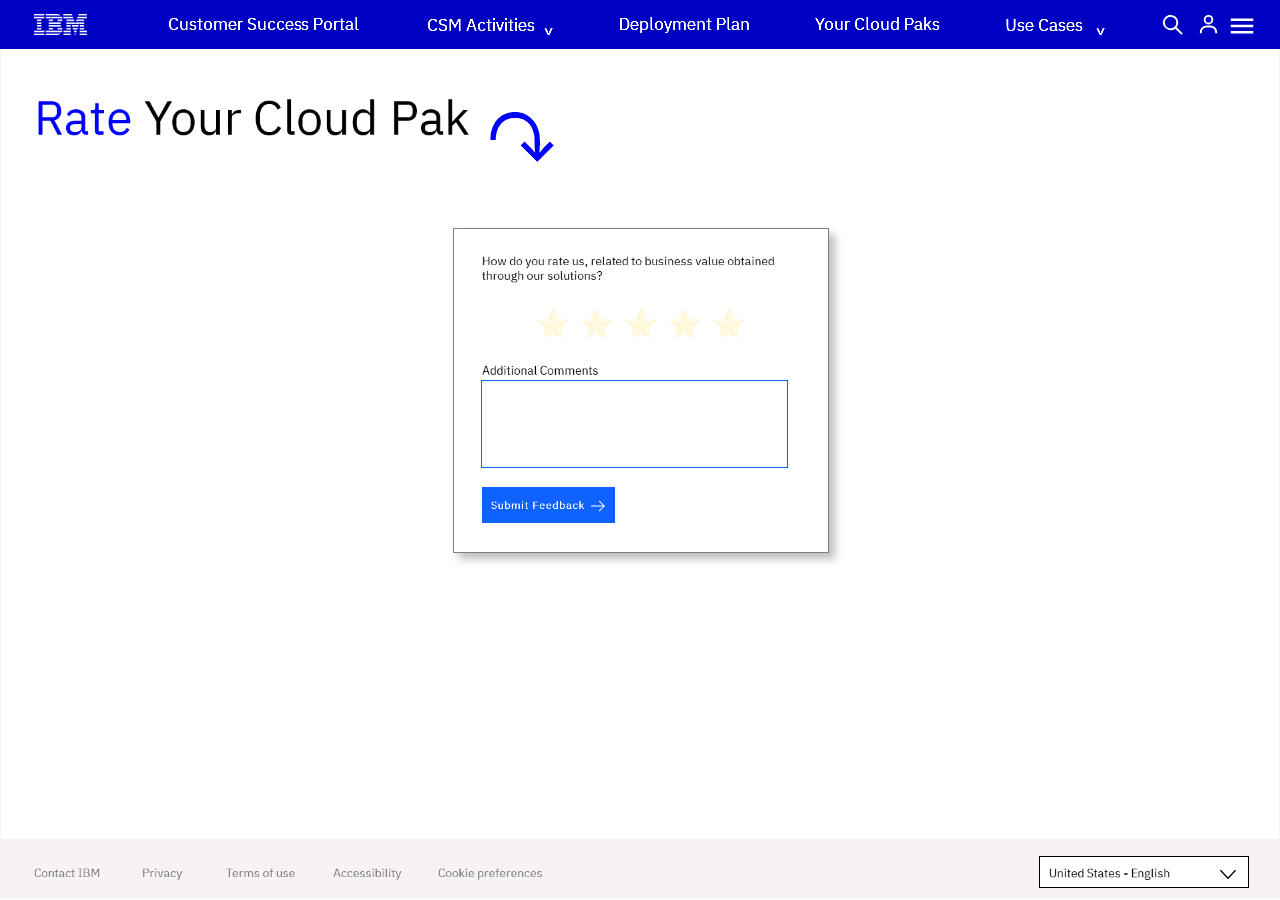
<file: feeback.html>
<!DOCTYPE html>
<html class="nojs html css_verticalspacer" lang="es-ES">
 <head>

  <meta http-equiv="Content-type" content="text/html;charset=UTF-8"/>
  <meta name="generator" content="2018.1.1.386"/>
  <meta name="viewport" content="width=device-width, initial-scale=1.0"/>
  
  <script type="text/javascript">
   // Update the 'nojs'/'js' class on the html node
document.documentElement.className = document.documentElement.className.replace(/\bnojs\b/g, 'js');

// Check that all required assets are uploaded and up-to-date
if(typeof Muse == "undefined") window.Muse = {}; window.Muse.assets = {"required":["museutils.js", "museconfig.js", "jquery.watch.js", "jquery.musepolyfill.bgsize.js", "jquery.musemenu.js", "require.js", "webpro.js", "feeback.css"], "outOfDate":[]};
</script>
  
  <link rel="shortcut icon" href="images/master_1-favicon.ico?crc=391973681"/>
  <title>Feeback</title>
  <!-- CSS -->
  <link rel="stylesheet" type="text/css" href="css/site_global.css?crc=3877175521"/>
  <link rel="stylesheet" type="text/css" href="css/master_master_1.css?crc=37282912"/>
  <link rel="stylesheet" type="text/css" href="css/feeback.css?crc=3962353716" id="pagesheet"/>
  <!-- JS includes -->
  <!--[if lt IE 9]>
  <script src="scripts/html5shiv.js?crc=4241844378" type="text/javascript"></script>
  <![endif]-->
   </head>
 <body>

  <div class="clearfix borderbox" id="page"><!-- group -->
   <div class="clearfix grpelem" id="ppu14782-3"><!-- column -->
    <div class="clearfix colelem" id="pu14782-3"><!-- group -->
     <div class="browser_width grpelem" id="u14782-3-bw">
      <div class="clearfix" id="u14782-3"><!-- content -->
       <p>&nbsp;</p>
      </div>
     </div>
     <div class="grpelem" id="u102"><!-- simple frame --></div>
     <nav class="MenuBar clearfix grpelem" id="menuu129" data-sizePolicy="fixed" data-pintopage="page_fluidx"><!-- horizontal box -->
      <div class="MenuItemContainer clearfix grpelem" id="u130"><!-- vertical box -->
       <a class="nonblock nontext MenuItem MenuItemWithSubMenu clearfix colelem" id="u131" href="ibm-csm-portal.html"><!-- horizontal box --><div class="MenuItemLabel NoWrap grpelem" id="u133-4"><!-- rasterized frame --><div id="u133-4_clip"><img alt="Customer Success Portal" width="198" height="20" src="images/u133-4.png?crc=237387431"/></div></div></a>
      </div>
      <div class="MenuItemContainer clearfix grpelem" id="u267"><!-- vertical box -->
       <div class="MenuItem MenuItemWithSubMenu clearfix colelem" id="u268"><!-- horizontal box -->
        <div class="MenuItemLabel NoWrap grpelem" id="u269-5"><!-- rasterized frame -->
         <div id="u269-5_clip">
          <img alt="CSM Activities ⌄" width="132" height="24" src="images/u269-5.png?crc=3782421263"/>
         </div>
        </div>
       </div>
       <div class="SubMenu MenuLevel1 clearfix" id="u272"><!-- vertical box -->
        <ul class="SubMenuView clearfix colelem" id="u273"><!-- vertical box -->
         <li class="MenuItemContainer clearfix colelem" id="u722"><!-- horizontal box --><a class="nonblock nontext MenuItem MenuItemWithSubMenu clearfix grpelem" id="u724" href="assessment.html" data-sizePolicy="fixed" data-pintopage="page_fixedLeft"><!-- horizontal box --><img class="MenuItemLabel NoWrap grpelem" id="u728-4" alt="Assessments" width="108" height="24" src="images/u728-4.png?crc=80024935"/><!-- rasterized frame --></a></li>
         <li class="MenuItemContainer clearfix colelem" id="u754"><!-- horizontal box --><a class="nonblock nontext MenuItem MenuItemWithSubMenu clearfix grpelem" id="u755" href="workshops.html" data-sizePolicy="fixed" data-pintopage="page_fixedLeft"><!-- horizontal box --><img class="MenuItemLabel NoWrap grpelem" id="u758-4" alt="Workshops" width="93" height="24" src="images/u758-4.png?crc=222568036"/><!-- rasterized frame --></a></li>
        </ul>
       </div>
      </div>
      <div class="MenuItemContainer clearfix grpelem" id="u246"><!-- vertical box -->
       <a class="nonblock nontext MenuItem MenuItemWithSubMenu clearfix colelem" id="u247" href="assets/rsi---reuni%c3%b3n-anual.pdf"><!-- horizontal box --><div class="MenuItemLabel NoWrap grpelem" id="u248-4"><!-- rasterized frame --><div id="u248-4_clip"><img alt="Deployment Plan" width="136" height="20" src="images/u248-4.png?crc=206305789"/></div></div></a>
      </div>
      <div class="MenuItemContainer clearfix grpelem" id="u225"><!-- vertical box -->
       <a class="nonblock nontext MenuItem MenuItemWithSubMenu clearfix colelem" id="u226" href="cp-entitlements.html"><!-- horizontal box --><div class="MenuItemLabel NoWrap grpelem" id="u227-4"><!-- rasterized frame --><div id="u227-4_clip"><img alt="Your Cloud Paks" width="130" height="20" src="images/u227-4.png?crc=4282218339"/></div></div></a>
      </div>
      <div class="MenuItemContainer clearfix grpelem" id="u204"><!-- vertical box -->
       <div class="MenuItem MenuItemWithSubMenu clearfix colelem" id="u205"><!-- horizontal box -->
        <div class="MenuItemLabel NoWrap grpelem" id="u206-5"><!-- rasterized frame -->
         <div id="u206-5_clip">
          <img alt="Use Cases ⌄" width="105" height="24" src="images/u206-5.png?crc=4021655778"/>
         </div>
        </div>
       </div>
       <div class="SubMenu MenuLevel1 clearfix" id="u209"><!-- vertical box -->
        <ul class="SubMenuView clearfix colelem" id="u210"><!-- vertical box -->
         <li class="MenuItemContainer clearfix colelem" id="u543"><!-- horizontal box --><a class="nonblock nontext MenuItem MenuItemWithSubMenu clearfix grpelem" id="u545" href="https://www.ibm.com/cloud/cloud-pak-for-watson-aiops#2756255" data-sizePolicy="fixed" data-pintopage="page_fixedLeft"><!-- horizontal box --><img class="MenuItemLabel NoWrap grpelem" id="u549-4" alt="Cloud Pak for AIOps" width="166" height="24" src="images/u549-4.png?crc=279806990"/><!-- rasterized frame --></a></li>
         <li class="MenuItemContainer clearfix colelem" id="u677"><!-- horizontal box --><a class="nonblock nontext MenuItem MenuItemWithSubMenu clearfix grpelem" id="u678" href="https://www.ibm.com/cloud/cloud-pak-for-business-automation#dyntabs-2756747" data-sizePolicy="fixed" data-pintopage="page_fixedLeft"><!-- horizontal box --><img class="MenuItemLabel NoWrap grpelem" id="u681-4" alt="Cloud Pak for Business Automation" width="284" height="24" src="images/u681-4.png?crc=189645146"/><!-- rasterized frame --></a></li>
         <li class="MenuItemContainer clearfix colelem" id="u656"><!-- horizontal box --><a class="nonblock nontext MenuItem MenuItemWithSubMenu clearfix grpelem" id="u657" href="https://www.ibm.com/products/cloud-pak-for-data#dyntabs-3068496" data-sizePolicy="fixed" data-pintopage="page_fixedLeft"><!-- horizontal box --><img class="MenuItemLabel NoWrap grpelem" id="u660-4" alt="Cloud Pak for Data" width="152" height="24" src="images/u660-4.png?crc=4245262667"/><!-- rasterized frame --></a></li>
         <li class="MenuItemContainer clearfix colelem" id="u635"><!-- horizontal box --><a class="nonblock nontext MenuItem MenuItemWithSubMenu clearfix grpelem" id="u636" href="https://www.ibm.com/products/cloud-pak-for-security#dyntabs-2678201" data-sizePolicy="fixed" data-pintopage="page_fixedLeft"><!-- horizontal box --><img class="MenuItemLabel NoWrap grpelem" id="u639-4" alt="Cloud Pak for Security" width="180" height="24" src="images/u639-4.png?crc=382890765"/><!-- rasterized frame --></a></li>
         <li class="MenuItemContainer clearfix colelem" id="u614"><!-- horizontal box --><a class="nonblock nontext MenuItem MenuItemWithSubMenu clearfix grpelem" id="u615" href="https://www.ibm.com/cloud/openshift#3019546" data-sizePolicy="fixed" data-pintopage="page_fixedLeft"><!-- horizontal box --><img class="MenuItemLabel NoWrap grpelem" id="u618-4" alt="Red Hat OpenShift" width="151" height="24" src="images/u618-4.png?crc=305558065"/><!-- rasterized frame --></a></li>
        </ul>
       </div>
      </div>
     </nav>
     <div class="grpelem" id="u943"><!-- simple frame --></div>
     <div class="grpelem" id="u978"><!-- simple frame --></div>
     <div class="grpelem" id="u1588"><!-- simple frame --></div>
    </div>
    <div class="clearfix colelem" id="pu18744-7"><!-- group -->
     <img class="grpelem" id="u18744-7" alt="Rate Your Cloud Pak" src="images/u18744-7.png?crc=4236276454" data-image-width="670"/><!-- rasterized frame -->
     <img class="grpelem" id="u19469-4" alt="↷" width="79" height="96" src="images/u19469-4.png?crc=4098467879"/><!-- rasterized frame -->
    </div>
    <div class="shadow clearfix colelem" id="u18025"><!-- column -->
     <img class="colelem" id="u18058-4" alt="How do you rate us, related to business value obtained through our solutions?" src="images/u18058-4.png?crc=103855547" data-image-width="486"/><!-- rasterized frame -->
     <div class="clearfix colelem" id="pu18043"><!-- group -->
      <div class="museBGSize grpelem" id="u18043"><!-- simple frame --></div>
      <div class="museBGSize grpelem" id="u18040"><!-- simple frame --></div>
      <div class="museBGSize grpelem" id="u18046"><!-- simple frame --></div>
      <div class="museBGSize grpelem" id="u18049"><!-- simple frame --></div>
      <div class="museBGSize grpelem" id="u18052"><!-- simple frame --></div>
     </div>
     <img class="colelem" id="u18055-4" alt="Additional Comments" src="images/u18055-4.png?crc=120962186" data-image-width="200"/><!-- rasterized frame -->
     <div class="clearfix colelem" id="pwidgetu18933"><!-- group -->
      <form class="form-grp clearfix grpelem" id="widgetu18933" method="post" enctype="multipart/form-data" action="scripts/form-u18933.php" data-sizePolicy="fluidWidth" data-pintopage="page_fluidx"><!-- none box -->
       <div class="position_content" id="widgetu18933_position_content">
        <div class="fld-grp clearfix colelem" id="widgetu18965" data-required="true" data-sizePolicy="fluidWidth" data-pintopage="page_fluidx"><!-- none box -->
         <span class="fld-textarea actAsDiv clearfix grpelem" id="u18967-3"><!-- content --><div id="u18967-2"><textarea class="wrapped-input" id="widgetu18965_input" name="custom_U18965" tabindex="1"></textarea></div></span>
        </div>
        <button class="submit-btn NoWrap rounded-corners clearfix colelem" id="u18969-3" type="submit" value="&nbsp;" tabindex="2"><!-- content -->
         <div style="margin-top:-11px;height:11px;">
          <p>&nbsp;</p>
         </div>
        </button>
        <div class="clearfix colelem" id="pu18938-4"><!-- group -->
         <div class="clearfix grpelem" id="u18938-4"><!-- content -->
          <p>Enviando formulario...</p>
         </div>
         <div class="clearfix grpelem" id="u18943-4"><!-- content -->
          <p>El servidor ha detectado un error.</p>
         </div>
         <div class="clearfix grpelem" id="u18944-3"><!-- content -->
          <p>&nbsp;</p>
         </div>
        </div>
       </div>
      </form>
      <a class="nonblock nontext Button clearfix grpelem" id="buttonu18028" href="ibm-csm-portal.html" data-visibility="changed" style="visibility:hidden"><!-- container box --><div class="grpelem" id="u18029"><!-- state-based BG images --><img alt="Submit Feedback" src="images/blank.gif?crc=4208392903"/><div class="fluid_height_spacer"></div></div><div class="museBGSize grpelem" id="u18030"><!-- simple frame --></div></a>
     </div>
    </div>
   </div>
   <div class="verticalspacer" data-offset-top="577" data-content-above-spacer="577" data-content-below-spacer="60" data-sizePolicy="fixed" data-pintopage="page_fixedLeft"></div>
   <div class="clearfix grpelem" id="pu15986"><!-- group -->
    <div class="browser_width grpelem" id="u15986-bw">
     <div id="u15986"><!-- group -->
      <div class="clearfix" id="u15986_align_to_page">
       <div class="clearfix grpelem" id="u15992"><!-- group -->
        <img class="grpelem" id="u15994-4" alt="United States - English " src="images/u15994-4.png?crc=424388871" data-image-width="191"/><!-- rasterized frame -->
        <div class="grpelem" id="u15993"><!-- simple frame --></div>
       </div>
      </div>
     </div>
    </div>
    <a class="nonblock nontext grpelem" id="u15987" href="https://www.ibm.com/contact/us/en/?lnk=flg-cont-usen"><!-- state-based BG images --><div id="u15987_states"><img alt="Contact IBM" src="images/blank.gif?crc=4208392903"/><div class="fluid_height_spacer"></div></div></a>
    <a class="nonblock nontext grpelem" id="u15988" href="https://www.ibm.com/privacy?lnk=flg-priv-usen"><!-- state-based BG images --><div id="u15988_states"><img alt="Privacy" src="images/blank.gif?crc=4208392903"/><div class="fluid_height_spacer"></div></div></a>
    <a class="nonblock nontext grpelem" id="u15989" href="https://www.ibm.com/legal?lnk=flg-tous-usen"><!-- state-based BG images --><div id="u15989_states"><img alt="Terms of use" src="images/blank.gif?crc=4208392903"/><div class="fluid_height_spacer"></div></div></a>
    <a class="nonblock nontext grpelem" id="u15990" href="https://www.ibm.com/able/?lnk=flg-acce-usen"><!-- state-based BG images --><div id="u15990_states"><img alt="Accessibility" src="images/blank.gif?crc=4208392903"/><div class="fluid_height_spacer"></div></div></a>
    <a class="nonblock nontext grpelem" id="u15991" href="https://www.ibm.com/docs/en/rational-change/5.3.1?topic=overview-cookie-policy"><!-- state-based BG images --><div id="u15991_states"><img alt="Cookie preferences" src="images/blank.gif?crc=4208392903"/><div class="fluid_height_spacer"></div></div></a>
   </div>
  </div>
  <div class="preload_images">
   <img class="preload" src="images/star.png?crc=184196654" alt=""/>
   <img class="preload" src="images/u18029-r.png?crc=3914599093" alt=""/>
   <img class="preload" src="images/u15987_states-r.png?crc=84275331" alt=""/>
   <img class="preload" src="images/u15988_states-r.png?crc=4153849372" alt=""/>
   <img class="preload" src="images/u15989_states-r.png?crc=530146347" alt=""/>
   <img class="preload" src="images/u15990_states-r.png?crc=4129301068" alt=""/>
   <img class="preload" src="images/u15991_states-r.png?crc=3997564961" alt=""/>
  </div>
  <!-- Other scripts -->
  <script type="text/javascript">
   // Decide whether to suppress missing file error or not based on preference setting
var suppressMissingFileError = false
</script>
  <script type="text/javascript">
   window.Muse.assets.check=function(c){if(!window.Muse.assets.checked){window.Muse.assets.checked=!0;var b={},d=function(a,b){if(window.getComputedStyle){var c=window.getComputedStyle(a,null);return c&&c.getPropertyValue(b)||c&&c[b]||""}if(document.documentElement.currentStyle)return(c=a.currentStyle)&&c[b]||a.style&&a.style[b]||"";return""},a=function(a){if(a.match(/^rgb/))return a=a.replace(/\s+/g,"").match(/([\d\,]+)/gi)[0].split(","),(parseInt(a[0])<<16)+(parseInt(a[1])<<8)+parseInt(a[2]);if(a.match(/^\#/))return parseInt(a.substr(1),
16);return 0},f=function(f){for(var g=document.getElementsByTagName("link"),j=0;j<g.length;j++)if("text/css"==g[j].type){var l=(g[j].href||"").match(/\/?css\/([\w\-]+\.css)\?crc=(\d+)/);if(!l||!l[1]||!l[2])break;b[l[1]]=l[2]}g=document.createElement("div");g.className="version";g.style.cssText="display:none; width:1px; height:1px;";document.getElementsByTagName("body")[0].appendChild(g);for(j=0;j<Muse.assets.required.length;){var l=Muse.assets.required[j],k=l.match(/([\w\-\.]+)\.(\w+)$/),i=k&&k[1]?
k[1]:null,k=k&&k[2]?k[2]:null;switch(k.toLowerCase()){case "css":i=i.replace(/\W/gi,"_").replace(/^([^a-z])/gi,"_$1");g.className+=" "+i;i=a(d(g,"color"));k=a(d(g,"backgroundColor"));i!=0||k!=0?(Muse.assets.required.splice(j,1),"undefined"!=typeof b[l]&&(i!=b[l]>>>24||k!=(b[l]&16777215))&&Muse.assets.outOfDate.push(l)):j++;g.className="version";break;case "js":j++;break;default:throw Error("Unsupported file type: "+k);}}c?c().jquery!="1.8.3"&&Muse.assets.outOfDate.push("jquery-1.8.3.min.js"):Muse.assets.required.push("jquery-1.8.3.min.js");
g.parentNode.removeChild(g);if(Muse.assets.outOfDate.length||Muse.assets.required.length)g="Puede que determinados archivos falten en el servidor o sean incorrectos. Limpie la cache del navegador e inténtelo de nuevo. Si el problema persiste, póngase en contacto con el administrador del sitio web.",f&&Muse.assets.outOfDate.length&&(g+="\nOut of date: "+Muse.assets.outOfDate.join(",")),f&&Muse.assets.required.length&&(g+="\nMissing: "+Muse.assets.required.join(",")),suppressMissingFileError?(g+="\nUse SuppressMissingFileError key in AppPrefs.xml to show missing file error pop up.",console.log(g)):alert(g)};location&&location.search&&location.search.match&&location.search.match(/muse_debug/gi)?
setTimeout(function(){f(!0)},5E3):f()}};
var muse_init=function(){require.config({baseUrl:""});require(["jquery","museutils","whatinput","jquery.watch","jquery.musemenu","jquery.musepolyfill.bgsize","webpro"],function(c){var $ = c;$(document).ready(function(){try{
window.Muse.assets.check($);/* body */
Muse.Utils.transformMarkupToFixBrowserProblemsPreInit();/* body */
Muse.Utils.prepHyperlinks(true);/* body */
Muse.Utils.resizeHeight('.browser_width');/* resize height */
Muse.Utils.requestAnimationFrame(function() { $('body').addClass('initialized'); });/* mark body as initialized */
Muse.Utils.makeButtonsVisibleAfterSettingMinWidth();/* body */
Muse.Utils.initWidget('.MenuBar', ['#bp_infinity'], function(elem) { return $(elem).museMenu(); });/* unifiedNavBar */
Muse.Utils.initWidget('#widgetu18933', ['#bp_infinity'], function(elem) { return new WebPro.Widget.Form(elem, {validationEvent:'submit',errorStateSensitivity:'high',fieldWrapperClass:'fld-grp',formSubmittedClass:'frm-sub-st',formErrorClass:'frm-subm-err-st',formDeliveredClass:'frm-subm-ok-st',notEmptyClass:'non-empty-st',focusClass:'focus-st',invalidClass:'fld-err-st',requiredClass:'fld-err-st',ajaxSubmit:true}); });/* #widgetu18933 */
Muse.Utils.fullPage('#page');/* 100% height page */
Muse.Utils.showWidgetsWhenReady();/* body */
Muse.Utils.transformMarkupToFixBrowserProblems();/* body */
}catch(b){if(b&&"function"==typeof b.notify?b.notify():Muse.Assert.fail("Error calling selector function: "+b),false)throw b;}})})};

</script>
  <!-- RequireJS script -->
  <script src="scripts/require.js?crc=4177726516" type="text/javascript" async data-main="scripts/museconfig.js?crc=3936894949" onload="if (requirejs) requirejs.onError = function(requireType, requireModule) { if (requireType && requireType.toString && requireType.toString().indexOf && 0 <= requireType.toString().indexOf('#scripterror')) window.Muse.assets.check(); }" onerror="window.Muse.assets.check();"></script>
   </body>
</html>
</file>
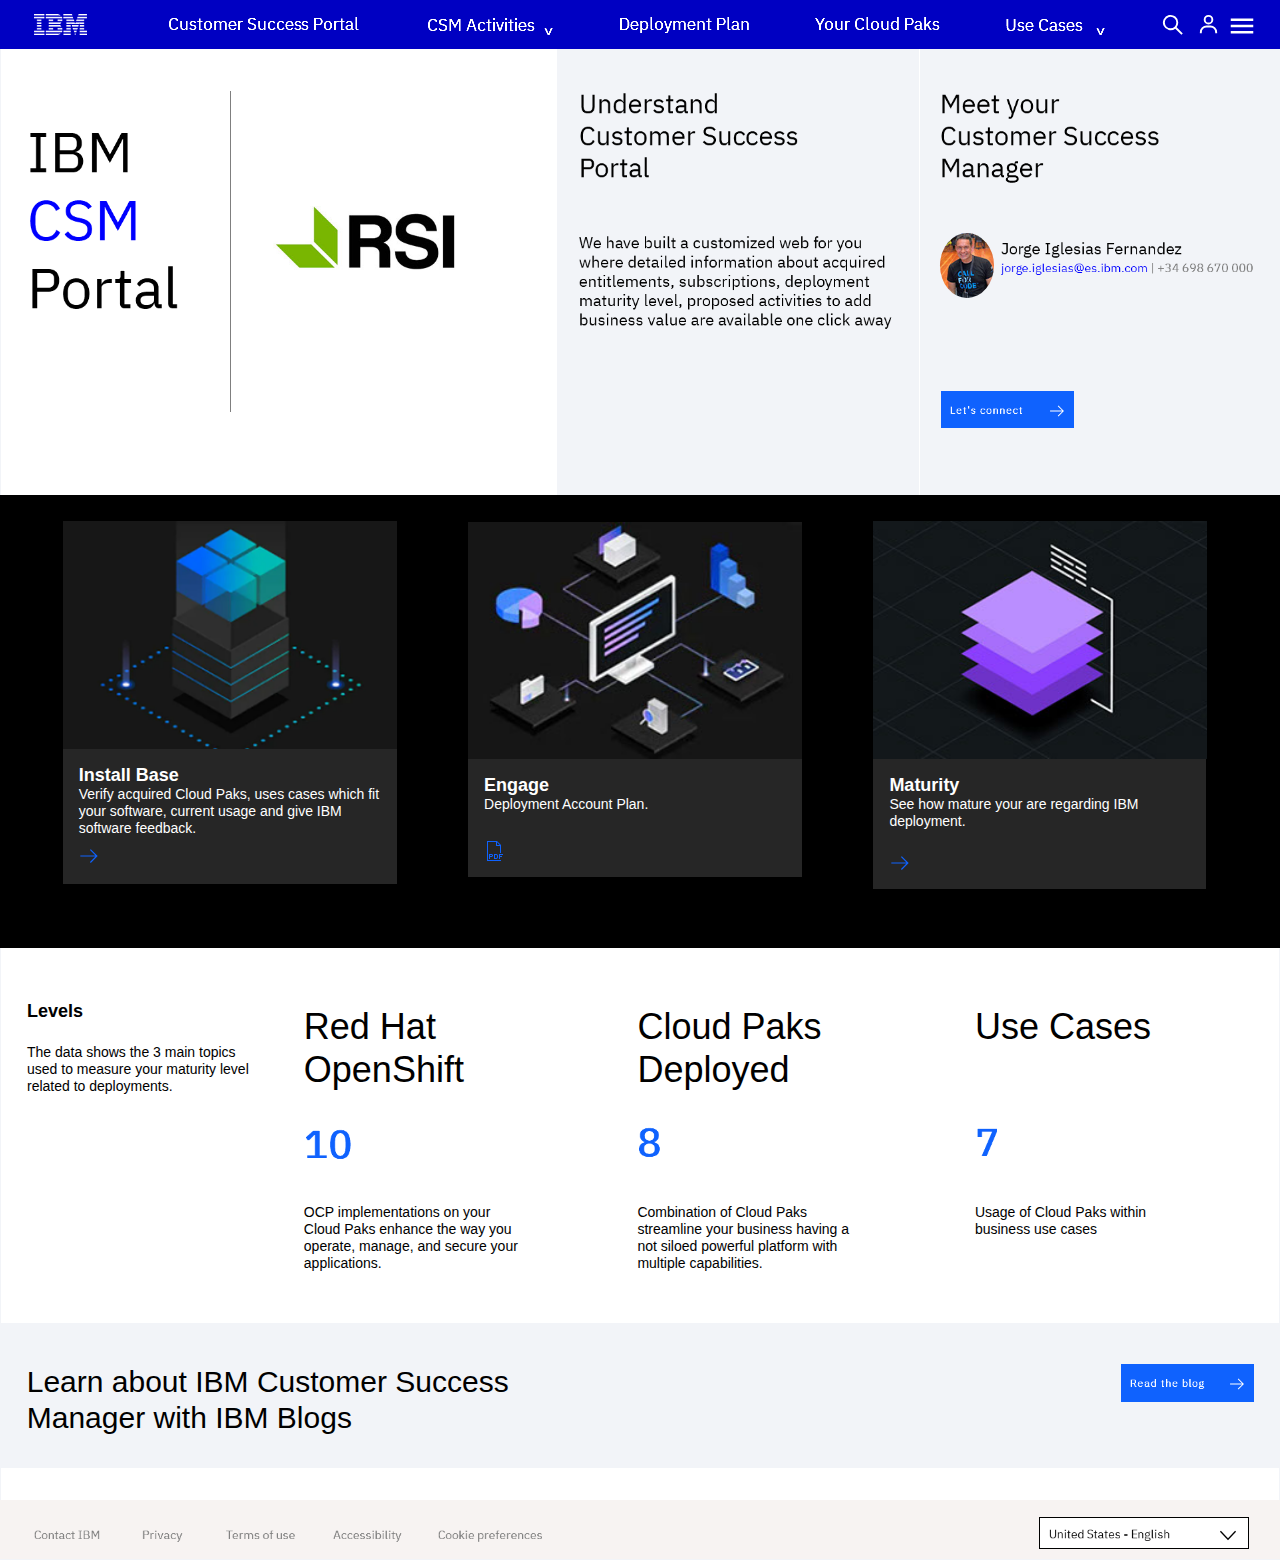
<file: ibm-csm-portal.html>
<!DOCTYPE html>
<html class="nojs html css_verticalspacer" lang="en-US">
 <head>

  <meta http-equiv="Content-type" content="text/html;charset=UTF-8"/>
  <meta name="description" content="This is a CSM Portal site (First Draft) develpoed by Rómulo Rodríguez Alfinger part of CSM Team SPGI"/>
  <meta name="keywords" content="IBM CSM SPGI, IBM, Customer Success Manager, RR"/>
  <meta name="generator" content="2018.1.1.386"/>
  <meta name="viewport" content="width=device-width, initial-scale=1.0"/>
  
  <script type="text/javascript">
   // Update the 'nojs'/'js' class on the html node
document.documentElement.className = document.documentElement.className.replace(/\bnojs\b/g, 'js');

// Check that all required assets are uploaded and up-to-date
if(typeof Muse == "undefined") window.Muse = {}; window.Muse.assets = {"required":["museutils.js", "museconfig.js", "jquery.watch.js", "jquery.musepolyfill.bgsize.js", "jquery.musemenu.js", "require.js", "ibm-csm-portal.css"], "outOfDate":[]};
</script>
  
  <link rel="shortcut icon" href="images/master_1-favicon.ico?crc=391973681"/>
  <title>IBM CSM Portal</title>
  <!-- CSS -->
  <link rel="stylesheet" type="text/css" href="css/site_global.css?crc=3877175521"/>
  <link rel="stylesheet" type="text/css" href="css/master_master_1.css?crc=37282912"/>
  <link rel="stylesheet" type="text/css" href="css/ibm-csm-portal.css?crc=3991769192" id="pagesheet"/>
  <!-- JS includes -->
  <!--[if lt IE 9]>
  <script src="scripts/html5shiv.js?crc=4241844378" type="text/javascript"></script>
  <![endif]-->
    <!--custom head HTML-->
  <title>Author: Rómulo J. Rodríguez Alfinger - Date: May 2022</title>
 </head>
 <body>

  <div class="clearfix borderbox" id="page"><!-- group -->
   <div class="clearfix grpelem" id="ppu14782-3"><!-- column -->
    <div class="clearfix colelem" id="pu14782-3"><!-- group -->
     <div class="browser_width grpelem" id="u14782-3-bw">
      <div class="clearfix" id="u14782-3"><!-- content -->
       <p>&nbsp;</p>
      </div>
     </div>
     <div class="museBGSize grpelem" id="u102"><!-- simple frame --></div>
     <nav class="MenuBar clearfix grpelem" id="menuu129" data-sizePolicy="fixed" data-pintopage="page_fluidx"><!-- horizontal box -->
      <div class="MenuItemContainer clearfix grpelem" id="u130"><!-- vertical box -->
       <a class="nonblock nontext MenuItem MenuItemWithSubMenu MuseMenuActive clearfix colelem" id="u131" href="ibm-csm-portal.html"><!-- horizontal box --><div class="MenuItemLabel NoWrap grpelem" id="u133-4"><!-- rasterized frame --><div id="u133-4_clip"><img alt="Customer Success Portal" width="198" height="20" src="images/u133-4.png?crc=237387431"/></div></div></a>
      </div>
      <div class="MenuItemContainer clearfix grpelem" id="u267"><!-- vertical box -->
       <div class="MenuItem MenuItemWithSubMenu clearfix colelem" id="u268"><!-- horizontal box -->
        <div class="MenuItemLabel NoWrap grpelem" id="u269-5"><!-- rasterized frame -->
         <div id="u269-5_clip">
          <img alt="CSM Activities ⌄" width="132" height="24" src="images/u269-5.png?crc=3782421263"/>
         </div>
        </div>
       </div>
       <div class="SubMenu MenuLevel1 clearfix" id="u272"><!-- vertical box -->
        <ul class="SubMenuView clearfix colelem" id="u273"><!-- vertical box -->
         <li class="MenuItemContainer clearfix colelem" id="u722"><!-- horizontal box --><a class="nonblock nontext MenuItem MenuItemWithSubMenu clearfix grpelem" id="u724" href="assessment.html" data-sizePolicy="fixed" data-pintopage="page_fixedLeft"><!-- horizontal box --><img class="MenuItemLabel NoWrap grpelem" id="u728-4" alt="Assessments" width="108" height="24" src="images/u728-4.png?crc=80024935"/><!-- rasterized frame --></a></li>
         <li class="MenuItemContainer clearfix colelem" id="u754"><!-- horizontal box --><a class="nonblock nontext MenuItem MenuItemWithSubMenu clearfix grpelem" id="u755" href="workshops.html" data-sizePolicy="fixed" data-pintopage="page_fixedLeft"><!-- horizontal box --><img class="MenuItemLabel NoWrap grpelem" id="u758-4" alt="Workshops" width="93" height="24" src="images/u758-4.png?crc=222568036"/><!-- rasterized frame --></a></li>
        </ul>
       </div>
      </div>
      <div class="MenuItemContainer clearfix grpelem" id="u246"><!-- vertical box -->
       <a class="nonblock nontext MenuItem MenuItemWithSubMenu clearfix colelem" id="u247" href="assets/rsi---reuni%c3%b3n-anual.pdf"><!-- horizontal box --><div class="MenuItemLabel NoWrap grpelem" id="u248-4"><!-- rasterized frame --><div id="u248-4_clip"><img alt="Deployment Plan" width="136" height="20" src="images/u248-4.png?crc=206305789"/></div></div></a>
      </div>
      <div class="MenuItemContainer clearfix grpelem" id="u225"><!-- vertical box -->
       <a class="nonblock nontext MenuItem MenuItemWithSubMenu clearfix colelem" id="u226" href="cp-entitlements.html"><!-- horizontal box --><div class="MenuItemLabel NoWrap grpelem" id="u227-4"><!-- rasterized frame --><div id="u227-4_clip"><img alt="Your Cloud Paks" width="130" height="20" src="images/u227-4.png?crc=4282218339"/></div></div></a>
      </div>
      <div class="MenuItemContainer clearfix grpelem" id="u204"><!-- vertical box -->
       <div class="MenuItem MenuItemWithSubMenu clearfix colelem" id="u205"><!-- horizontal box -->
        <div class="MenuItemLabel NoWrap grpelem" id="u206-5"><!-- rasterized frame -->
         <div id="u206-5_clip">
          <img alt="Use Cases ⌄" width="105" height="24" src="images/u206-5.png?crc=4021655778"/>
         </div>
        </div>
       </div>
       <div class="SubMenu MenuLevel1 clearfix" id="u209"><!-- vertical box -->
        <ul class="SubMenuView clearfix colelem" id="u210"><!-- vertical box -->
         <li class="MenuItemContainer clearfix colelem" id="u543"><!-- horizontal box --><a class="nonblock nontext MenuItem MenuItemWithSubMenu clearfix grpelem" id="u545" href="https://www.ibm.com/cloud/cloud-pak-for-watson-aiops#2756255" data-sizePolicy="fixed" data-pintopage="page_fixedLeft"><!-- horizontal box --><img class="MenuItemLabel NoWrap grpelem" id="u549-4" alt="Cloud Pak for AIOps" width="166" height="24" src="images/u549-4.png?crc=279806990"/><!-- rasterized frame --></a></li>
         <li class="MenuItemContainer clearfix colelem" id="u677"><!-- horizontal box --><a class="nonblock nontext MenuItem MenuItemWithSubMenu clearfix grpelem" id="u678" href="https://www.ibm.com/cloud/cloud-pak-for-business-automation#dyntabs-2756747" data-sizePolicy="fixed" data-pintopage="page_fixedLeft"><!-- horizontal box --><img class="MenuItemLabel NoWrap grpelem" id="u681-4" alt="Cloud Pak for Business Automation" width="284" height="24" src="images/u681-4.png?crc=189645146"/><!-- rasterized frame --></a></li>
         <li class="MenuItemContainer clearfix colelem" id="u656"><!-- horizontal box --><a class="nonblock nontext MenuItem MenuItemWithSubMenu clearfix grpelem" id="u657" href="https://www.ibm.com/products/cloud-pak-for-data#dyntabs-3068496" data-sizePolicy="fixed" data-pintopage="page_fixedLeft"><!-- horizontal box --><img class="MenuItemLabel NoWrap grpelem" id="u660-4" alt="Cloud Pak for Data" width="152" height="24" src="images/u660-4.png?crc=4245262667"/><!-- rasterized frame --></a></li>
         <li class="MenuItemContainer clearfix colelem" id="u635"><!-- horizontal box --><a class="nonblock nontext MenuItem MenuItemWithSubMenu clearfix grpelem" id="u636" href="https://www.ibm.com/products/cloud-pak-for-security#dyntabs-2678201" data-sizePolicy="fixed" data-pintopage="page_fixedLeft"><!-- horizontal box --><img class="MenuItemLabel NoWrap grpelem" id="u639-4" alt="Cloud Pak for Security" width="180" height="24" src="images/u639-4.png?crc=382890765"/><!-- rasterized frame --></a></li>
         <li class="MenuItemContainer clearfix colelem" id="u614"><!-- horizontal box --><a class="nonblock nontext MenuItem MenuItemWithSubMenu clearfix grpelem" id="u615" href="https://www.ibm.com/cloud/openshift#3019546" data-sizePolicy="fixed" data-pintopage="page_fixedLeft"><!-- horizontal box --><img class="MenuItemLabel NoWrap grpelem" id="u618-4" alt="Red Hat OpenShift" width="151" height="24" src="images/u618-4.png?crc=305558065"/><!-- rasterized frame --></a></li>
        </ul>
       </div>
      </div>
     </nav>
     <div class="museBGSize grpelem" id="u943"><!-- simple frame --></div>
     <div class="museBGSize grpelem" id="u978"><!-- simple frame --></div>
     <div class="museBGSize grpelem" id="u1588"><!-- simple frame --></div>
    </div>
    <div class="clearfix colelem" id="pu17178"><!-- group -->
     <div class="clearfix grpelem" id="u17178"><!-- column -->
      <img class="colelem" id="u1645-8" alt="Meet your Customer Success Manager" src="images/u1645-8.png?crc=3970998343" data-image-width="491"/><!-- rasterized frame -->
      <div class="clearfix colelem" id="pu17146"><!-- group -->
       <div class="museBGSize rounded-corners grpelem" id="u17146"><!-- simple frame --></div>
       <div class="clearfix grpelem" id="pu1648-4"><!-- column -->
        <img class="colelem" id="u1648-4" alt="Jorge Iglesias Fernandez" src="images/u1648-4.png?crc=479027398" data-image-width="394"/><!-- rasterized frame -->
        <img class="colelem" id="u1649-6" alt="jorge.iglesias@es.ibm.com | +34 698 670 000" src="images/u1649-6.png?crc=3918130219" data-image-width="394"/><!-- rasterized frame -->
       </div>
      </div>
      <a class="nonblock nontext Button clearfix colelem" id="buttonu2250" href="csm-detail.html" data-visibility="changed" style="visibility:hidden"><!-- container box --><div class="grpelem" id="u2251"><!-- state-based BG images --><img alt="Let's connect " src="images/blank.gif?crc=4208392903"/><div class="fluid_height_spacer"></div></div><div class="museBGSize grpelem" id="u3385"><!-- simple frame --></div></a>
     </div>
     <div class="clearfix grpelem" id="u17163"><!-- column -->
      <img class="colelem" id="u17172-8" alt="Understand Customer Success Portal" src="images/u17172-8.png?crc=461399130" data-image-width="475"/><!-- rasterized frame -->
      <img class="colelem" id="u17134-4" alt="We have built a customized web for you where detailed information about acquired entitlements, subscriptions, deployment maturity level, proposed activities to add business value are available one click away" src="images/u17134-4.png?crc=468608270" data-image-width="475"/><!-- rasterized frame -->
     </div>
     <div class="browser_width grpelem" id="u4715-bw">
      <div id="u4715"><!-- group -->
       <div class="clearfix" id="u4715_align_to_page">
        <div class="clearfix grpelem" id="pu14791"><!-- column -->
         <div class="museBGSize colelem" id="u14791"><!-- simple frame --></div>
         <a class="nonblock nontext clearfix colelem" id="u14820" href="install-base.html#installl-base-anchor"><!-- column --><div class="clearfix colelem" id="u14839-6"><!-- content --><p id="u14839-2">Install Base</p><p id="u14839-4">Verify acquired Cloud Paks, uses cases which fit your software, current usage and give IBM software feedback.</p></div><div class="museBGSize colelem" id="u14842"><!-- simple frame --></div></a>
        </div>
        <div class="clearfix grpelem" id="pu14853"><!-- column -->
         <div class="museBGSize colelem" id="u14853"><!-- simple frame --></div>
         <div class="pointer_cursor clearfix colelem" id="u14854"><!-- column -->
          <a class="block" href="engage.html#engage-anchor"><!-- Block link tag --></a>
          <div class="clearfix colelem" id="u14855-6"><!-- content -->
           <p id="u14855-2">Engage</p>
           <p id="u14855-4">Deployment Account Plan.</p>
          </div>
          <a class="nonblock nontext museBGSize colelem" id="u14856" href="engage.html#engage-anchor" target="_blank"><!-- simple frame --></a>
         </div>
        </div>
        <div class="clearfix grpelem" id="pu14865"><!-- column -->
         <div class="museBGSize colelem" id="u14865"><!-- simple frame --></div>
         <a class="nonblock nontext clearfix colelem" id="u14866" href="maturity.html#maturity-anchor"><!-- column --><div class="clearfix colelem" id="u14867-6"><!-- content --><p id="u14867-2">Maturity</p><p id="u14867-4">See how mature your are regarding IBM deployment.</p></div><div class="museBGSize colelem" id="u14868"><!-- simple frame --></div></a>
        </div>
       </div>
      </div>
     </div>
     <div class="grpelem" id="u16607"><!-- custom html -->
      <script>
  window.watsonAssistantChatOptions = {
    integrationID: "0a350eee-ceb9-448c-929d-dbd7489b8808", // The ID of this integration.
    region: "us-south", // The region your integration is hosted in.
    serviceInstanceID: "6c01e4ab-f94a-44d3-a2c7-aff946e06731", // The ID of your service instance.
    onLoad: function(instance) { instance.render(); }
  };
  setTimeout(function(){
    const t=document.createElement('script');
    t.src="https://web-chat.global.assistant.watson.appdomain.cloud/versions/" + (window.watsonAssistantChatOptions.clientVersion || 'latest') + "/WatsonAssistantChatEntry.js";
    document.head.appendChild(t);
  });
</script>

     </div>
     <div class="museBGSize grpelem" id="u17112"><!-- simple frame --></div>
     <img class="grpelem" id="u17131-8" alt="IBM CSM Portal" src="images/u17131-8.png?crc=3982999727" data-image-width="242"/><!-- rasterized frame -->
     <div class="grpelem" id="u17160"><!-- simple frame --></div>
    </div>
    <div class="clearfix colelem" id="pu15836-8"><!-- group -->
     <div class="clearfix grpelem" id="u15836-8"><!-- content -->
      <p id="u15836-6"><span id="u15836-4">Levels<br/><br/></span><span id="u15836-5">The data shows the 3 main topics used to measure your maturity level related to deployments.</span></p>
     </div>
     <div class="clearfix grpelem" id="pu15839-4"><!-- column -->
      <div class="clearfix colelem" id="u15839-4"><!-- content -->
       <p>Red Hat OpenShift</p>
      </div>
      <img class="colelem" id="u15842-4" alt="10" src="images/u15842-4.png?crc=3890583760" data-image-width="216"/><!-- rasterized frame -->
      <div class="clearfix colelem" id="u15845-4"><!-- content -->
       <p>OCP implementations on your Cloud Paks enhance the way you operate, manage, and secure your applications.</p>
      </div>
     </div>
     <a class="anchor_item grpelem" id="maturitylevel" data-sizePolicy="fixed" data-pintopage="page_fluidx"></a>
     <div class="clearfix grpelem" id="pu15851-4"><!-- column -->
      <div class="clearfix colelem" id="u15851-4"><!-- content -->
       <p>Cloud Paks Deployed</p>
      </div>
      <img class="colelem" id="u15852-4" alt="8" src="images/u15852-4.png?crc=80277883" data-image-width="216"/><!-- rasterized frame -->
      <div class="clearfix colelem" id="u15853-4"><!-- content -->
       <p>Combination of Cloud Paks streamline your business having a not siloed powerful platform with multiple capabilities.</p>
      </div>
     </div>
     <div class="clearfix grpelem" id="pu15869-5"><!-- column -->
      <div class="clearfix colelem" id="u15869-5"><!-- content -->
       <p>Use Cases</p>
       <p>&nbsp;</p>
      </div>
      <img class="colelem" id="u15870-4" alt="7" src="images/u15870-4.png?crc=4115988730" data-image-width="216"/><!-- rasterized frame -->
      <div class="clearfix colelem" id="u15871-4"><!-- content -->
       <p>Usage of Cloud Paks within business use cases</p>
      </div>
     </div>
    </div>
    <div class="browser_width colelem" id="u15881-bw">
     <div class="pointer_cursor" id="u15881"><!-- group -->
      <a class="block anim_swing" href="ibm-csm-portal.html#maturitylevel"><!-- Block link tag --></a>
      <div class="clearfix" id="u15881_align_to_page">
       <div class="clearfix grpelem" id="u15893-4"><!-- content -->
        <p>Learn about IBM Customer Success Manager with IBM Blogs</p>
       </div>
       <a class="nonblock nontext Button clearfix grpelem" id="buttonu15884" href="https://janinesneed.substack.com/?utm_source=substack&amp;utm_medium=web&amp;utm_campaign=substack_profile?utm_source=%2Fprofile%2F1321417-janine-sneed&amp;utm_medium=reader2" data-visibility="changed" style="visibility:hidden"><!-- container box --><div class="grpelem" id="u15885"><!-- state-based BG images --><img alt="Read the blog" src="images/blank.gif?crc=4208392903"/><div class="fluid_height_spacer"></div></div><div class="museBGSize grpelem" id="u15886"><!-- simple frame --></div></a>
      </div>
     </div>
    </div>
   </div>
   <div class="verticalspacer" data-offset-top="1485" data-content-above-spacer="1484" data-content-below-spacer="60" data-sizePolicy="fixed" data-pintopage="page_fixedLeft"></div>
   <div class="clearfix grpelem" id="pu15986"><!-- group -->
    <div class="browser_width grpelem" id="u15986-bw">
     <div id="u15986"><!-- group -->
      <div class="clearfix" id="u15986_align_to_page">
       <div class="clearfix grpelem" id="u15992"><!-- group -->
        <img class="grpelem" id="u15994-4" alt="United States - English " src="images/u15994-4.png?crc=424388871" data-image-width="191"/><!-- rasterized frame -->
        <div class="museBGSize grpelem" id="u15993"><!-- simple frame --></div>
       </div>
      </div>
     </div>
    </div>
    <a class="nonblock nontext grpelem" id="u15987" href="https://www.ibm.com/contact/us/en/?lnk=flg-cont-usen"><!-- state-based BG images --><div id="u15987_states"><img alt="Contact IBM" src="images/blank.gif?crc=4208392903"/><div class="fluid_height_spacer"></div></div></a>
    <a class="nonblock nontext grpelem" id="u15988" href="https://www.ibm.com/privacy?lnk=flg-priv-usen"><!-- state-based BG images --><div id="u15988_states"><img alt="Privacy" src="images/blank.gif?crc=4208392903"/><div class="fluid_height_spacer"></div></div></a>
    <a class="nonblock nontext grpelem" id="u15989" href="https://www.ibm.com/legal?lnk=flg-tous-usen"><!-- state-based BG images --><div id="u15989_states"><img alt="Terms of use" src="images/blank.gif?crc=4208392903"/><div class="fluid_height_spacer"></div></div></a>
    <a class="nonblock nontext grpelem" id="u15990" href="https://www.ibm.com/able/?lnk=flg-acce-usen"><!-- state-based BG images --><div id="u15990_states"><img alt="Accessibility" src="images/blank.gif?crc=4208392903"/><div class="fluid_height_spacer"></div></div></a>
    <a class="nonblock nontext grpelem" id="u15991" href="https://www.ibm.com/docs/en/rational-change/5.3.1?topic=overview-cookie-policy"><!-- state-based BG images --><div id="u15991_states"><img alt="Cookie preferences" src="images/blank.gif?crc=4208392903"/><div class="fluid_height_spacer"></div></div></a>
   </div>
  </div>
  <div class="preload_images">
   <img class="preload" src="images/u2251-r.png?crc=3889233987" alt=""/>
   <img class="preload" src="images/u15885-r.png?crc=4007467419" alt=""/>
   <img class="preload" src="images/u15987_states-r.png?crc=84275331" alt=""/>
   <img class="preload" src="images/u15988_states-r.png?crc=4153849372" alt=""/>
   <img class="preload" src="images/u15989_states-r.png?crc=530146347" alt=""/>
   <img class="preload" src="images/u15990_states-r.png?crc=4129301068" alt=""/>
   <img class="preload" src="images/u15991_states-r.png?crc=3997564961" alt=""/>
  </div>
  <!-- Other scripts -->
  <script type="text/javascript">
   // Decide whether to suppress missing file error or not based on preference setting
var suppressMissingFileError = false
</script>
  <script type="text/javascript">
   window.Muse.assets.check=function(c){if(!window.Muse.assets.checked){window.Muse.assets.checked=!0;var b={},d=function(a,b){if(window.getComputedStyle){var c=window.getComputedStyle(a,null);return c&&c.getPropertyValue(b)||c&&c[b]||""}if(document.documentElement.currentStyle)return(c=a.currentStyle)&&c[b]||a.style&&a.style[b]||"";return""},a=function(a){if(a.match(/^rgb/))return a=a.replace(/\s+/g,"").match(/([\d\,]+)/gi)[0].split(","),(parseInt(a[0])<<16)+(parseInt(a[1])<<8)+parseInt(a[2]);if(a.match(/^\#/))return parseInt(a.substr(1),
16);return 0},f=function(f){for(var g=document.getElementsByTagName("link"),j=0;j<g.length;j++)if("text/css"==g[j].type){var l=(g[j].href||"").match(/\/?css\/([\w\-]+\.css)\?crc=(\d+)/);if(!l||!l[1]||!l[2])break;b[l[1]]=l[2]}g=document.createElement("div");g.className="version";g.style.cssText="display:none; width:1px; height:1px;";document.getElementsByTagName("body")[0].appendChild(g);for(j=0;j<Muse.assets.required.length;){var l=Muse.assets.required[j],k=l.match(/([\w\-\.]+)\.(\w+)$/),i=k&&k[1]?
k[1]:null,k=k&&k[2]?k[2]:null;switch(k.toLowerCase()){case "css":i=i.replace(/\W/gi,"_").replace(/^([^a-z])/gi,"_$1");g.className+=" "+i;i=a(d(g,"color"));k=a(d(g,"backgroundColor"));i!=0||k!=0?(Muse.assets.required.splice(j,1),"undefined"!=typeof b[l]&&(i!=b[l]>>>24||k!=(b[l]&16777215))&&Muse.assets.outOfDate.push(l)):j++;g.className="version";break;case "js":j++;break;default:throw Error("Unsupported file type: "+k);}}c?c().jquery!="1.8.3"&&Muse.assets.outOfDate.push("jquery-1.8.3.min.js"):Muse.assets.required.push("jquery-1.8.3.min.js");
g.parentNode.removeChild(g);if(Muse.assets.outOfDate.length||Muse.assets.required.length)g="Puede que determinados archivos falten en el servidor o sean incorrectos. Limpie la cache del navegador e inténtelo de nuevo. Si el problema persiste, póngase en contacto con el administrador del sitio web.",f&&Muse.assets.outOfDate.length&&(g+="\nOut of date: "+Muse.assets.outOfDate.join(",")),f&&Muse.assets.required.length&&(g+="\nMissing: "+Muse.assets.required.join(",")),suppressMissingFileError?(g+="\nUse SuppressMissingFileError key in AppPrefs.xml to show missing file error pop up.",console.log(g)):alert(g)};location&&location.search&&location.search.match&&location.search.match(/muse_debug/gi)?
setTimeout(function(){f(!0)},5E3):f()}};
var muse_init=function(){require.config({baseUrl:""});require(["jquery","museutils","whatinput","jquery.watch","jquery.musepolyfill.bgsize","jquery.musemenu"],function(c){var $ = c;$(document).ready(function(){try{
window.Muse.assets.check($);/* body */
Muse.Utils.transformMarkupToFixBrowserProblemsPreInit();/* body */
Muse.Utils.prepHyperlinks(true);/* body */
Muse.Utils.resizeHeight('.browser_width');/* resize height */
Muse.Utils.requestAnimationFrame(function() { $('body').addClass('initialized'); });/* mark body as initialized */
Muse.Utils.makeButtonsVisibleAfterSettingMinWidth();/* body */
Muse.Utils.initWidget('.MenuBar', ['#bp_infinity'], function(elem) { return $(elem).museMenu(); });/* unifiedNavBar */
Muse.Utils.fullPage('#page');/* 100% height page */
Muse.Utils.showWidgetsWhenReady();/* body */
Muse.Utils.transformMarkupToFixBrowserProblems();/* body */
}catch(b){if(b&&"function"==typeof b.notify?b.notify():Muse.Assert.fail("Error calling selector function: "+b),false)throw b;}})})};

</script>
  <!-- RequireJS script -->
  <script src="scripts/require.js?crc=4177726516" type="text/javascript" async data-main="scripts/museconfig.js?crc=3936894949" onload="if (requirejs) requirejs.onError = function(requireType, requireModule) { if (requireType && requireType.toString && requireType.toString().indexOf && 0 <= requireType.toString().indexOf('#scripterror')) window.Muse.assets.check(); }" onerror="window.Muse.assets.check();"></script>
   </body>
</html>
</file>
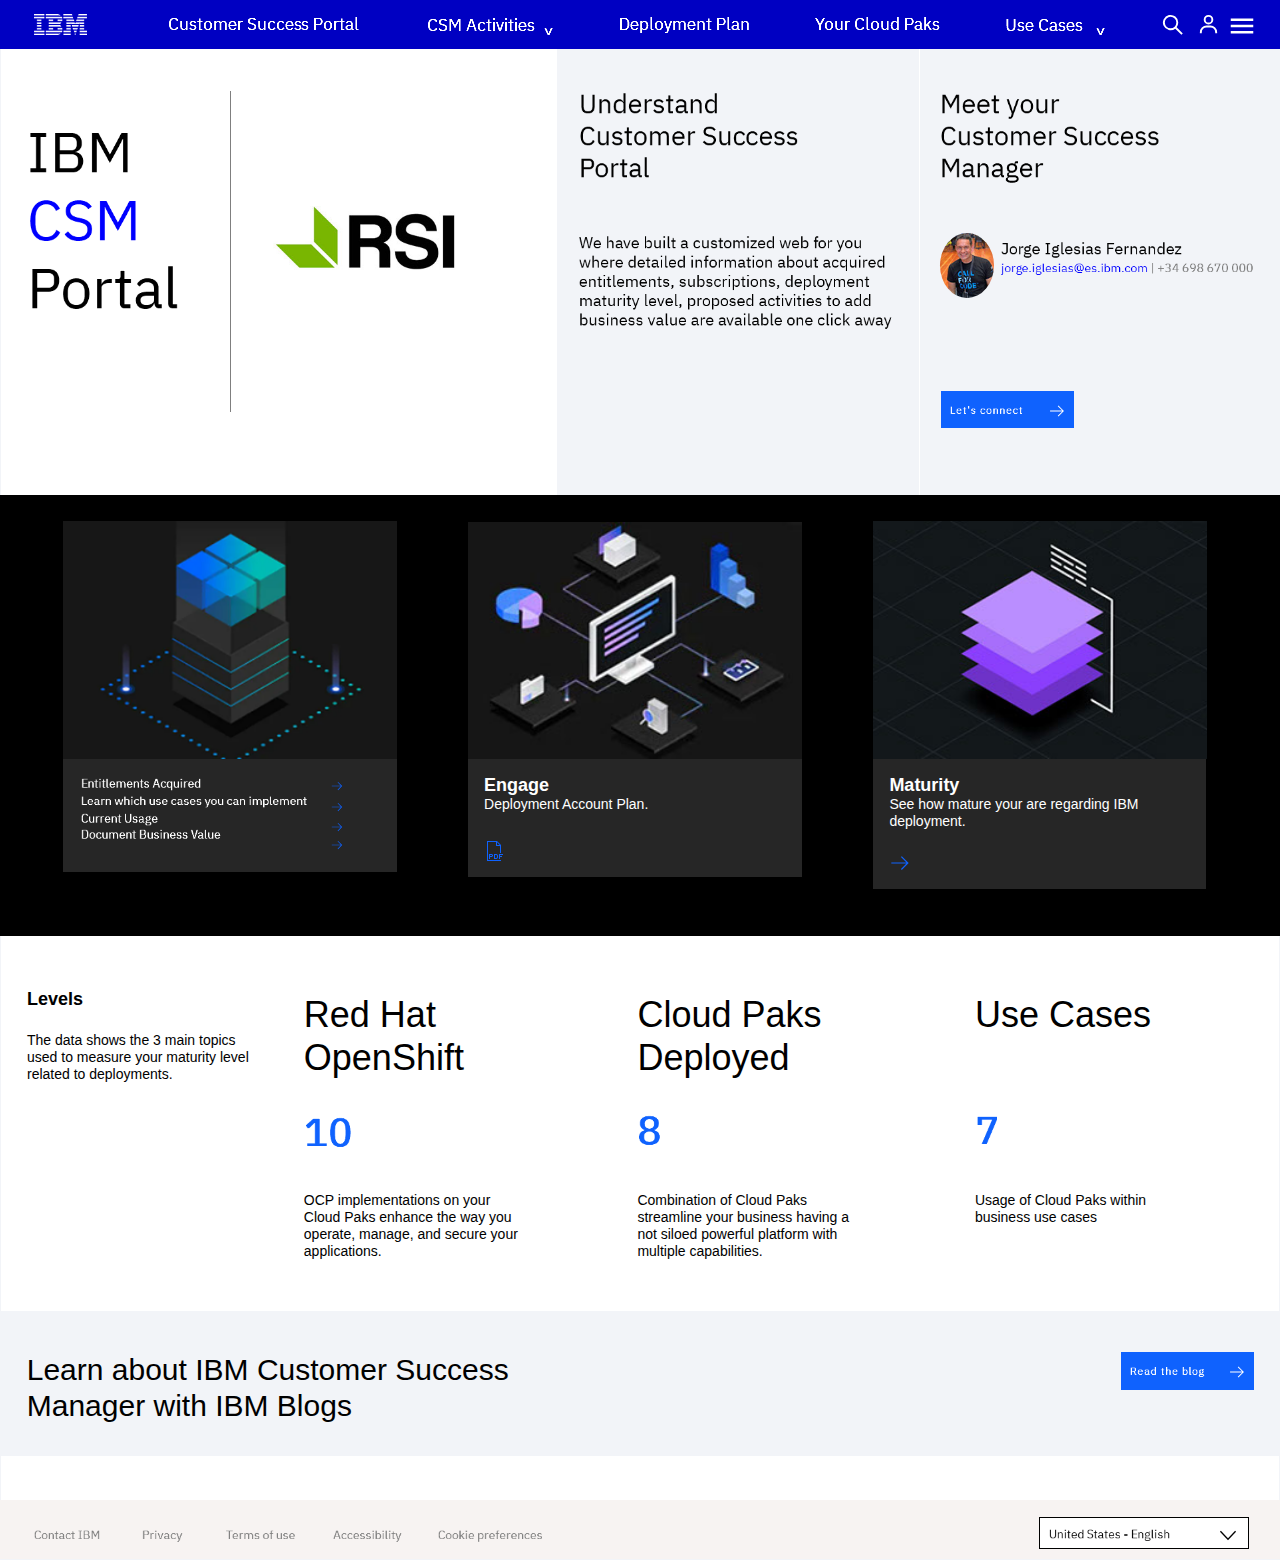
<file: install-base.html>
<!DOCTYPE html>
<html class="nojs html css_verticalspacer" lang="en-US">
 <head>

  <meta http-equiv="Content-type" content="text/html;charset=UTF-8"/>
  <meta name="description" content="This is a CSM Portal site (First Draft) develpoed by Rómulo Rodríguez Alfinger part of CSM Team SPGI"/>
  <meta name="keywords" content="IBM CSM SPGI, IBM, Customer Success Manager, RR"/>
  <meta name="generator" content="2018.1.1.386"/>
  <meta name="viewport" content="width=device-width, initial-scale=1.0"/>
  
  <script type="text/javascript">
   // Update the 'nojs'/'js' class on the html node
document.documentElement.className = document.documentElement.className.replace(/\bnojs\b/g, 'js');

// Check that all required assets are uploaded and up-to-date
if(typeof Muse == "undefined") window.Muse = {}; window.Muse.assets = {"required":["museutils.js", "museconfig.js", "jquery.watch.js", "jquery.musepolyfill.bgsize.js", "jquery.musemenu.js", "require.js", "install-base.css"], "outOfDate":[]};
</script>
  
  <link rel="shortcut icon" href="images/master_1-favicon.ico?crc=391973681"/>
  <title>Install Base</title>
  <!-- CSS -->
  <link rel="stylesheet" type="text/css" href="css/site_global.css?crc=3877175521"/>
  <link rel="stylesheet" type="text/css" href="css/master_master_1.css?crc=37282912"/>
  <link rel="stylesheet" type="text/css" href="css/install-base.css?crc=225277427" id="pagesheet"/>
  <!-- JS includes -->
  <!--[if lt IE 9]>
  <script src="scripts/html5shiv.js?crc=4241844378" type="text/javascript"></script>
  <![endif]-->
    <!--custom head HTML-->
  <title>Author: Rómulo J. Rodríguez Alfinger - Date: May 2022</title>
 </head>
 <body>

  <div class="clearfix borderbox" id="page"><!-- group -->
   <div class="clearfix grpelem" id="ppu14782-3"><!-- column -->
    <div class="clearfix colelem" id="pu14782-3"><!-- group -->
     <div class="browser_width grpelem" id="u14782-3-bw">
      <div class="clearfix" id="u14782-3"><!-- content -->
       <p>&nbsp;</p>
      </div>
     </div>
     <div class="grpelem" id="u102"><!-- simple frame --></div>
     <nav class="MenuBar clearfix grpelem" id="menuu129" data-sizePolicy="fixed" data-pintopage="page_fluidx"><!-- horizontal box -->
      <div class="MenuItemContainer clearfix grpelem" id="u130"><!-- vertical box -->
       <a class="nonblock nontext MenuItem MenuItemWithSubMenu clearfix colelem" id="u131" href="ibm-csm-portal.html"><!-- horizontal box --><div class="MenuItemLabel NoWrap grpelem" id="u133-4"><!-- rasterized frame --><div id="u133-4_clip"><img alt="Customer Success Portal" width="198" height="20" src="images/u133-4.png?crc=237387431"/></div></div></a>
      </div>
      <div class="MenuItemContainer clearfix grpelem" id="u267"><!-- vertical box -->
       <div class="MenuItem MenuItemWithSubMenu clearfix colelem" id="u268"><!-- horizontal box -->
        <div class="MenuItemLabel NoWrap grpelem" id="u269-5"><!-- rasterized frame -->
         <div id="u269-5_clip">
          <img alt="CSM Activities ⌄" width="132" height="24" src="images/u269-5.png?crc=3782421263"/>
         </div>
        </div>
       </div>
       <div class="SubMenu MenuLevel1 clearfix" id="u272"><!-- vertical box -->
        <ul class="SubMenuView clearfix colelem" id="u273"><!-- vertical box -->
         <li class="MenuItemContainer clearfix colelem" id="u722"><!-- horizontal box --><a class="nonblock nontext MenuItem MenuItemWithSubMenu clearfix grpelem" id="u724" href="assessment.html" data-sizePolicy="fixed" data-pintopage="page_fixedLeft"><!-- horizontal box --><img class="MenuItemLabel NoWrap grpelem" id="u728-4" alt="Assessments" width="108" height="24" src="images/u728-4.png?crc=80024935"/><!-- rasterized frame --></a></li>
         <li class="MenuItemContainer clearfix colelem" id="u754"><!-- horizontal box --><a class="nonblock nontext MenuItem MenuItemWithSubMenu clearfix grpelem" id="u755" href="workshops.html" data-sizePolicy="fixed" data-pintopage="page_fixedLeft"><!-- horizontal box --><img class="MenuItemLabel NoWrap grpelem" id="u758-4" alt="Workshops" width="93" height="24" src="images/u758-4.png?crc=222568036"/><!-- rasterized frame --></a></li>
        </ul>
       </div>
      </div>
      <div class="MenuItemContainer clearfix grpelem" id="u246"><!-- vertical box -->
       <a class="nonblock nontext MenuItem MenuItemWithSubMenu clearfix colelem" id="u247" href="assets/rsi---reuni%c3%b3n-anual.pdf"><!-- horizontal box --><div class="MenuItemLabel NoWrap grpelem" id="u248-4"><!-- rasterized frame --><div id="u248-4_clip"><img alt="Deployment Plan" width="136" height="20" src="images/u248-4.png?crc=206305789"/></div></div></a>
      </div>
      <div class="MenuItemContainer clearfix grpelem" id="u225"><!-- vertical box -->
       <a class="nonblock nontext MenuItem MenuItemWithSubMenu clearfix colelem" id="u226" href="cp-entitlements.html"><!-- horizontal box --><div class="MenuItemLabel NoWrap grpelem" id="u227-4"><!-- rasterized frame --><div id="u227-4_clip"><img alt="Your Cloud Paks" width="130" height="20" src="images/u227-4.png?crc=4282218339"/></div></div></a>
      </div>
      <div class="MenuItemContainer clearfix grpelem" id="u204"><!-- vertical box -->
       <div class="MenuItem MenuItemWithSubMenu clearfix colelem" id="u205"><!-- horizontal box -->
        <div class="MenuItemLabel NoWrap grpelem" id="u206-5"><!-- rasterized frame -->
         <div id="u206-5_clip">
          <img alt="Use Cases ⌄" width="105" height="24" src="images/u206-5.png?crc=4021655778"/>
         </div>
        </div>
       </div>
       <div class="SubMenu MenuLevel1 clearfix" id="u209"><!-- vertical box -->
        <ul class="SubMenuView clearfix colelem" id="u210"><!-- vertical box -->
         <li class="MenuItemContainer clearfix colelem" id="u543"><!-- horizontal box --><a class="nonblock nontext MenuItem MenuItemWithSubMenu clearfix grpelem" id="u545" href="https://www.ibm.com/cloud/cloud-pak-for-watson-aiops#2756255" data-sizePolicy="fixed" data-pintopage="page_fixedLeft"><!-- horizontal box --><img class="MenuItemLabel NoWrap grpelem" id="u549-4" alt="Cloud Pak for AIOps" width="166" height="24" src="images/u549-4.png?crc=279806990"/><!-- rasterized frame --></a></li>
         <li class="MenuItemContainer clearfix colelem" id="u677"><!-- horizontal box --><a class="nonblock nontext MenuItem MenuItemWithSubMenu clearfix grpelem" id="u678" href="https://www.ibm.com/cloud/cloud-pak-for-business-automation#dyntabs-2756747" data-sizePolicy="fixed" data-pintopage="page_fixedLeft"><!-- horizontal box --><img class="MenuItemLabel NoWrap grpelem" id="u681-4" alt="Cloud Pak for Business Automation" width="284" height="24" src="images/u681-4.png?crc=189645146"/><!-- rasterized frame --></a></li>
         <li class="MenuItemContainer clearfix colelem" id="u656"><!-- horizontal box --><a class="nonblock nontext MenuItem MenuItemWithSubMenu clearfix grpelem" id="u657" href="https://www.ibm.com/products/cloud-pak-for-data#dyntabs-3068496" data-sizePolicy="fixed" data-pintopage="page_fixedLeft"><!-- horizontal box --><img class="MenuItemLabel NoWrap grpelem" id="u660-4" alt="Cloud Pak for Data" width="152" height="24" src="images/u660-4.png?crc=4245262667"/><!-- rasterized frame --></a></li>
         <li class="MenuItemContainer clearfix colelem" id="u635"><!-- horizontal box --><a class="nonblock nontext MenuItem MenuItemWithSubMenu clearfix grpelem" id="u636" href="https://www.ibm.com/products/cloud-pak-for-security#dyntabs-2678201" data-sizePolicy="fixed" data-pintopage="page_fixedLeft"><!-- horizontal box --><img class="MenuItemLabel NoWrap grpelem" id="u639-4" alt="Cloud Pak for Security" width="180" height="24" src="images/u639-4.png?crc=382890765"/><!-- rasterized frame --></a></li>
         <li class="MenuItemContainer clearfix colelem" id="u614"><!-- horizontal box --><a class="nonblock nontext MenuItem MenuItemWithSubMenu clearfix grpelem" id="u615" href="https://www.ibm.com/cloud/openshift#3019546" data-sizePolicy="fixed" data-pintopage="page_fixedLeft"><!-- horizontal box --><img class="MenuItemLabel NoWrap grpelem" id="u618-4" alt="Red Hat OpenShift" width="151" height="24" src="images/u618-4.png?crc=305558065"/><!-- rasterized frame --></a></li>
        </ul>
       </div>
      </div>
     </nav>
     <div class="grpelem" id="u943"><!-- simple frame --></div>
     <div class="grpelem" id="u978"><!-- simple frame --></div>
     <div class="grpelem" id="u1588"><!-- simple frame --></div>
    </div>
    <div class="clearfix colelem" id="pu17871"><!-- group -->
     <div class="clearfix grpelem" id="u17871"><!-- column -->
      <img class="colelem" id="u17938-8" alt="Meet your Customer Success Manager" src="images/u17938-8.png?crc=3970998343" data-image-width="491"/><!-- rasterized frame -->
      <div class="clearfix colelem" id="pu17874"><!-- group -->
       <div class="museBGSize rounded-corners grpelem" id="u17874"><!-- simple frame --></div>
       <div class="clearfix grpelem" id="pu17905-4"><!-- column -->
        <img class="colelem" id="u17905-4" alt="Jorge Iglesias Fernandez" src="images/u17905-4.png?crc=479027398" data-image-width="394"/><!-- rasterized frame -->
        <img class="colelem" id="u17936-6" alt="jorge.iglesias@es.ibm.com | +34 698 670 000" src="images/u17936-6.png?crc=3918130219" data-image-width="394"/><!-- rasterized frame -->
       </div>
      </div>
      <a class="nonblock nontext Button clearfix colelem" id="buttonu17933" href="csm-detail.html" data-visibility="changed" style="visibility:hidden"><!-- container box --><div class="grpelem" id="u17935"><!-- state-based BG images --><img alt="Let's connect " src="images/blank.gif?crc=4208392903"/><div class="fluid_height_spacer"></div></div><div class="museBGSize grpelem" id="u17934"><!-- simple frame --></div></a>
     </div>
     <div class="clearfix grpelem" id="u17901"><!-- column -->
      <img class="colelem" id="u17872-8" alt="Understand Customer Success Portal" src="images/u17872-8.png?crc=461399130" data-image-width="475"/><!-- rasterized frame -->
      <img class="colelem" id="u17865-4" alt="We have built a customized web for you where detailed information about acquired entitlements, subscriptions, deployment maturity level, proposed activities to add business value are available one click away" src="images/u17865-4.png?crc=468608270" data-image-width="475"/><!-- rasterized frame -->
     </div>
     <div class="browser_width grpelem" id="u17903-bw">
      <div id="u17903"><!-- group -->
       <div class="clearfix" id="u17903_align_to_page">
        <div class="clearfix grpelem" id="pu17939"><!-- column -->
         <div class="museBGSize colelem" id="u17939"><!-- simple frame --></div>
         <div class="clearfix colelem" id="u17900"><!-- group -->
          <div class="clearfix grpelem" id="pu17969-4"><!-- column -->
           <a class="nonblock nontext colelem" id="u17969-4" href="cp-entitlements.html"><!-- rasterized frame --><img id="u17969-4_img" alt="Entitlements Acquired " src="images/u17969-4.png?crc=3996876113" data-image-width="186"/></a>
           <a class="nonblock nontext colelem" id="u17972-4" href="assets/base-template-rsi.pdf"><!-- rasterized frame --><img id="u17972-4_img" alt="Learn which use cases you can implement" src="images/u17972-4.png?crc=342318474" data-image-width="349"/></a>
           <a class="nonblock nontext colelem" id="u17978-4" href="https://marketplace.redhat.com/en-us/workspace/dashboard/usage"><!-- rasterized frame --><img id="u17978-4_img" alt="Current Usage" src="images/u17978-4.png?crc=374538944" data-image-width="119"/></a>
           <a class="nonblock nontext colelem" id="u17945-4" href="cp_feedback.html"><!-- rasterized frame --><img id="u17945-4_img" alt="Document Business Value" src="images/u17945-4.png?crc=161415921" data-image-width="224"/></a>
          </div>
          <div class="clearfix grpelem" id="pu17951"><!-- column -->
           <div class="museBGSize colelem" id="u17951"><!-- simple frame --></div>
           <div class="museBGSize colelem" id="u17957"><!-- simple frame --></div>
           <div class="museBGSize colelem" id="u17960"><!-- simple frame --></div>
           <div class="museBGSize colelem" id="u17963"><!-- simple frame --></div>
          </div>
         </div>
        </div>
        <div class="clearfix grpelem" id="pu17908"><!-- column -->
         <div class="museBGSize colelem" id="u17908"><!-- simple frame --></div>
         <div class="pointer_cursor clearfix colelem" id="u17863"><!-- column -->
          <a class="block" href="engage.html#engage-anchor"><!-- Block link tag --></a>
          <div class="clearfix colelem" id="u17907-6"><!-- content -->
           <p id="u17907-2">Engage</p>
           <p id="u17907-4">Deployment Account Plan.</p>
          </div>
          <a class="nonblock nontext museBGSize colelem" id="u17860" href="engage.html#engage-anchor" target="_blank"><!-- simple frame --></a>
         </div>
        </div>
        <div class="clearfix grpelem" id="pu17896"><!-- column -->
         <div class="museBGSize colelem" id="u17896"><!-- simple frame --></div>
         <a class="nonblock nontext clearfix colelem" id="u17941" href="maturity.html#maturity-anchor"><!-- column --><div class="clearfix colelem" id="u17904-6"><!-- content --><p id="u17904-2">Maturity</p><p id="u17904-4">See how mature your are regarding IBM deployment.</p></div><div class="museBGSize colelem" id="u17895"><!-- simple frame --></div></a>
        </div>
       </div>
      </div>
     </div>
     <div class="grpelem" id="u17861"><!-- custom html -->
      <script>
  window.watsonAssistantChatOptions = {
    integrationID: "0a350eee-ceb9-448c-929d-dbd7489b8808", // The ID of this integration.
    region: "us-south", // The region your integration is hosted in.
    serviceInstanceID: "6c01e4ab-f94a-44d3-a2c7-aff946e06731", // The ID of your service instance.
    onLoad: function(instance) { instance.render(); }
  };
  setTimeout(function(){
    const t=document.createElement('script');
    t.src="https://web-chat.global.assistant.watson.appdomain.cloud/versions/" + (window.watsonAssistantChatOptions.clientVersion || 'latest') + "/WatsonAssistantChatEntry.js";
    document.head.appendChild(t);
  });
</script>

     </div>
     <div class="museBGSize grpelem" id="u17942"><!-- simple frame --></div>
     <img class="grpelem" id="u17906-8" alt="IBM CSM Portal" src="images/u17906-8.png?crc=3982999727" data-image-width="242"/><!-- rasterized frame -->
     <div class="grpelem" id="u17897"><!-- simple frame --></div>
     <a class="anchor_item grpelem" id="installl-base-anchor" data-sizePolicy="fixed" data-pintopage="page_fluidx"></a>
    </div>
    <div class="clearfix colelem" id="pu17859-8"><!-- group -->
     <div class="clearfix grpelem" id="u17859-8"><!-- content -->
      <p id="u17859-6"><span id="u17859-4">Levels<br/><br/></span><span id="u17859-5">The data shows the 3 main topics used to measure your maturity level related to deployments.</span></p>
     </div>
     <div class="clearfix grpelem" id="pu17932-4"><!-- column -->
      <div class="clearfix colelem" id="u17932-4"><!-- content -->
       <p>Red Hat OpenShift</p>
      </div>
      <img class="colelem" id="u17898-4" alt="10" src="images/u17898-4.png?crc=3890583760" data-image-width="216"/><!-- rasterized frame -->
      <div class="clearfix colelem" id="u17870-4"><!-- content -->
       <p>OCP implementations on your Cloud Paks enhance the way you operate, manage, and secure your applications.</p>
      </div>
     </div>
     <a class="anchor_item grpelem" id="maturitylevel" data-sizePolicy="fixed" data-pintopage="page_fluidx"></a>
     <div class="clearfix grpelem" id="pu17937-4"><!-- column -->
      <div class="clearfix colelem" id="u17937-4"><!-- content -->
       <p>Cloud Paks Deployed</p>
      </div>
      <img class="colelem" id="u17929-4" alt="8" src="images/u17929-4.png?crc=80277883" data-image-width="216"/><!-- rasterized frame -->
      <div class="clearfix colelem" id="u17899-4"><!-- content -->
       <p>Combination of Cloud Paks streamline your business having a not siloed powerful platform with multiple capabilities.</p>
      </div>
     </div>
     <div class="clearfix grpelem" id="pu17864-5"><!-- column -->
      <div class="clearfix colelem" id="u17864-5"><!-- content -->
       <p>Use Cases</p>
       <p>&nbsp;</p>
      </div>
      <img class="colelem" id="u17930-4" alt="7" src="images/u17930-4.png?crc=4115988730" data-image-width="216"/><!-- rasterized frame -->
      <div class="clearfix colelem" id="u17940-4"><!-- content -->
       <p>Usage of Cloud Paks within business use cases</p>
      </div>
     </div>
    </div>
    <div class="browser_width colelem" id="u17902-bw">
     <div class="pointer_cursor" id="u17902"><!-- group -->
      <a class="block anim_swing" href="install-base.html#maturitylevel"><!-- Block link tag --></a>
      <div class="clearfix" id="u17902_align_to_page">
       <div class="clearfix grpelem" id="u17873-4"><!-- content -->
        <p>Learn about IBM Customer Success Manager with IBM Blogs</p>
       </div>
       <a class="nonblock nontext Button clearfix grpelem" id="buttonu17866" href="https://www.ibm.com/blogs/jobs/2022/04/28/what-customer-success-managers-do/" data-visibility="changed" style="visibility:hidden"><!-- container box --><div class="grpelem" id="u17867"><!-- state-based BG images --><img alt="Read the blog" src="images/blank.gif?crc=4208392903"/><div class="fluid_height_spacer"></div></div><div class="museBGSize grpelem" id="u17868"><!-- simple frame --></div></a>
      </div>
     </div>
    </div>
   </div>
   <div class="verticalspacer" data-offset-top="1485" data-content-above-spacer="1484" data-content-below-spacer="60" data-sizePolicy="fixed" data-pintopage="page_fixedLeft"></div>
   <div class="clearfix grpelem" id="pu15986"><!-- group -->
    <div class="browser_width grpelem" id="u15986-bw">
     <div id="u15986"><!-- group -->
      <div class="clearfix" id="u15986_align_to_page">
       <div class="clearfix grpelem" id="u15992"><!-- group -->
        <img class="grpelem" id="u15994-4" alt="United States - English " src="images/u15994-4.png?crc=424388871" data-image-width="191"/><!-- rasterized frame -->
        <div class="grpelem" id="u15993"><!-- simple frame --></div>
       </div>
      </div>
     </div>
    </div>
    <a class="nonblock nontext grpelem" id="u15987" href="https://www.ibm.com/contact/us/en/?lnk=flg-cont-usen"><!-- state-based BG images --><div id="u15987_states"><img alt="Contact IBM" src="images/blank.gif?crc=4208392903"/><div class="fluid_height_spacer"></div></div></a>
    <a class="nonblock nontext grpelem" id="u15988" href="https://www.ibm.com/privacy?lnk=flg-priv-usen"><!-- state-based BG images --><div id="u15988_states"><img alt="Privacy" src="images/blank.gif?crc=4208392903"/><div class="fluid_height_spacer"></div></div></a>
    <a class="nonblock nontext grpelem" id="u15989" href="https://www.ibm.com/legal?lnk=flg-tous-usen"><!-- state-based BG images --><div id="u15989_states"><img alt="Terms of use" src="images/blank.gif?crc=4208392903"/><div class="fluid_height_spacer"></div></div></a>
    <a class="nonblock nontext grpelem" id="u15990" href="https://www.ibm.com/able/?lnk=flg-acce-usen"><!-- state-based BG images --><div id="u15990_states"><img alt="Accessibility" src="images/blank.gif?crc=4208392903"/><div class="fluid_height_spacer"></div></div></a>
    <a class="nonblock nontext grpelem" id="u15991" href="https://www.ibm.com/docs/en/rational-change/5.3.1?topic=overview-cookie-policy"><!-- state-based BG images --><div id="u15991_states"><img alt="Cookie preferences" src="images/blank.gif?crc=4208392903"/><div class="fluid_height_spacer"></div></div></a>
   </div>
  </div>
  <div class="preload_images">
   <img class="preload" src="images/u17935-r.png?crc=3889233987" alt=""/>
   <img class="preload" src="images/u17867-r.png?crc=4007467419" alt=""/>
   <img class="preload" src="images/u15987_states-r.png?crc=84275331" alt=""/>
   <img class="preload" src="images/u15988_states-r.png?crc=4153849372" alt=""/>
   <img class="preload" src="images/u15989_states-r.png?crc=530146347" alt=""/>
   <img class="preload" src="images/u15990_states-r.png?crc=4129301068" alt=""/>
   <img class="preload" src="images/u15991_states-r.png?crc=3997564961" alt=""/>
  </div>
  <!-- Other scripts -->
  <script type="text/javascript">
   // Decide whether to suppress missing file error or not based on preference setting
var suppressMissingFileError = false
</script>
  <script type="text/javascript">
   window.Muse.assets.check=function(c){if(!window.Muse.assets.checked){window.Muse.assets.checked=!0;var b={},d=function(a,b){if(window.getComputedStyle){var c=window.getComputedStyle(a,null);return c&&c.getPropertyValue(b)||c&&c[b]||""}if(document.documentElement.currentStyle)return(c=a.currentStyle)&&c[b]||a.style&&a.style[b]||"";return""},a=function(a){if(a.match(/^rgb/))return a=a.replace(/\s+/g,"").match(/([\d\,]+)/gi)[0].split(","),(parseInt(a[0])<<16)+(parseInt(a[1])<<8)+parseInt(a[2]);if(a.match(/^\#/))return parseInt(a.substr(1),
16);return 0},f=function(f){for(var g=document.getElementsByTagName("link"),j=0;j<g.length;j++)if("text/css"==g[j].type){var l=(g[j].href||"").match(/\/?css\/([\w\-]+\.css)\?crc=(\d+)/);if(!l||!l[1]||!l[2])break;b[l[1]]=l[2]}g=document.createElement("div");g.className="version";g.style.cssText="display:none; width:1px; height:1px;";document.getElementsByTagName("body")[0].appendChild(g);for(j=0;j<Muse.assets.required.length;){var l=Muse.assets.required[j],k=l.match(/([\w\-\.]+)\.(\w+)$/),i=k&&k[1]?
k[1]:null,k=k&&k[2]?k[2]:null;switch(k.toLowerCase()){case "css":i=i.replace(/\W/gi,"_").replace(/^([^a-z])/gi,"_$1");g.className+=" "+i;i=a(d(g,"color"));k=a(d(g,"backgroundColor"));i!=0||k!=0?(Muse.assets.required.splice(j,1),"undefined"!=typeof b[l]&&(i!=b[l]>>>24||k!=(b[l]&16777215))&&Muse.assets.outOfDate.push(l)):j++;g.className="version";break;case "js":j++;break;default:throw Error("Unsupported file type: "+k);}}c?c().jquery!="1.8.3"&&Muse.assets.outOfDate.push("jquery-1.8.3.min.js"):Muse.assets.required.push("jquery-1.8.3.min.js");
g.parentNode.removeChild(g);if(Muse.assets.outOfDate.length||Muse.assets.required.length)g="Puede que determinados archivos falten en el servidor o sean incorrectos. Limpie la cache del navegador e inténtelo de nuevo. Si el problema persiste, póngase en contacto con el administrador del sitio web.",f&&Muse.assets.outOfDate.length&&(g+="\nOut of date: "+Muse.assets.outOfDate.join(",")),f&&Muse.assets.required.length&&(g+="\nMissing: "+Muse.assets.required.join(",")),suppressMissingFileError?(g+="\nUse SuppressMissingFileError key in AppPrefs.xml to show missing file error pop up.",console.log(g)):alert(g)};location&&location.search&&location.search.match&&location.search.match(/muse_debug/gi)?
setTimeout(function(){f(!0)},5E3):f()}};
var muse_init=function(){require.config({baseUrl:""});require(["jquery","museutils","whatinput","jquery.watch","jquery.musemenu","jquery.musepolyfill.bgsize"],function(c){var $ = c;$(document).ready(function(){try{
window.Muse.assets.check($);/* body */
Muse.Utils.transformMarkupToFixBrowserProblemsPreInit();/* body */
Muse.Utils.prepHyperlinks(true);/* body */
Muse.Utils.resizeHeight('.browser_width');/* resize height */
Muse.Utils.requestAnimationFrame(function() { $('body').addClass('initialized'); });/* mark body as initialized */
Muse.Utils.makeButtonsVisibleAfterSettingMinWidth();/* body */
Muse.Utils.initWidget('.MenuBar', ['#bp_infinity'], function(elem) { return $(elem).museMenu(); });/* unifiedNavBar */
Muse.Utils.fullPage('#page');/* 100% height page */
Muse.Utils.showWidgetsWhenReady();/* body */
Muse.Utils.transformMarkupToFixBrowserProblems();/* body */
}catch(b){if(b&&"function"==typeof b.notify?b.notify():Muse.Assert.fail("Error calling selector function: "+b),false)throw b;}})})};

</script>
  <!-- RequireJS script -->
  <script src="scripts/require.js?crc=4177726516" type="text/javascript" async data-main="scripts/museconfig.js?crc=3936894949" onload="if (requirejs) requirejs.onError = function(requireType, requireModule) { if (requireType && requireType.toString && requireType.toString().indexOf && 0 <= requireType.toString().indexOf('#scripterror')) window.Muse.assets.check(); }" onerror="window.Muse.assets.check();"></script>
   </body>
</html>
</file>
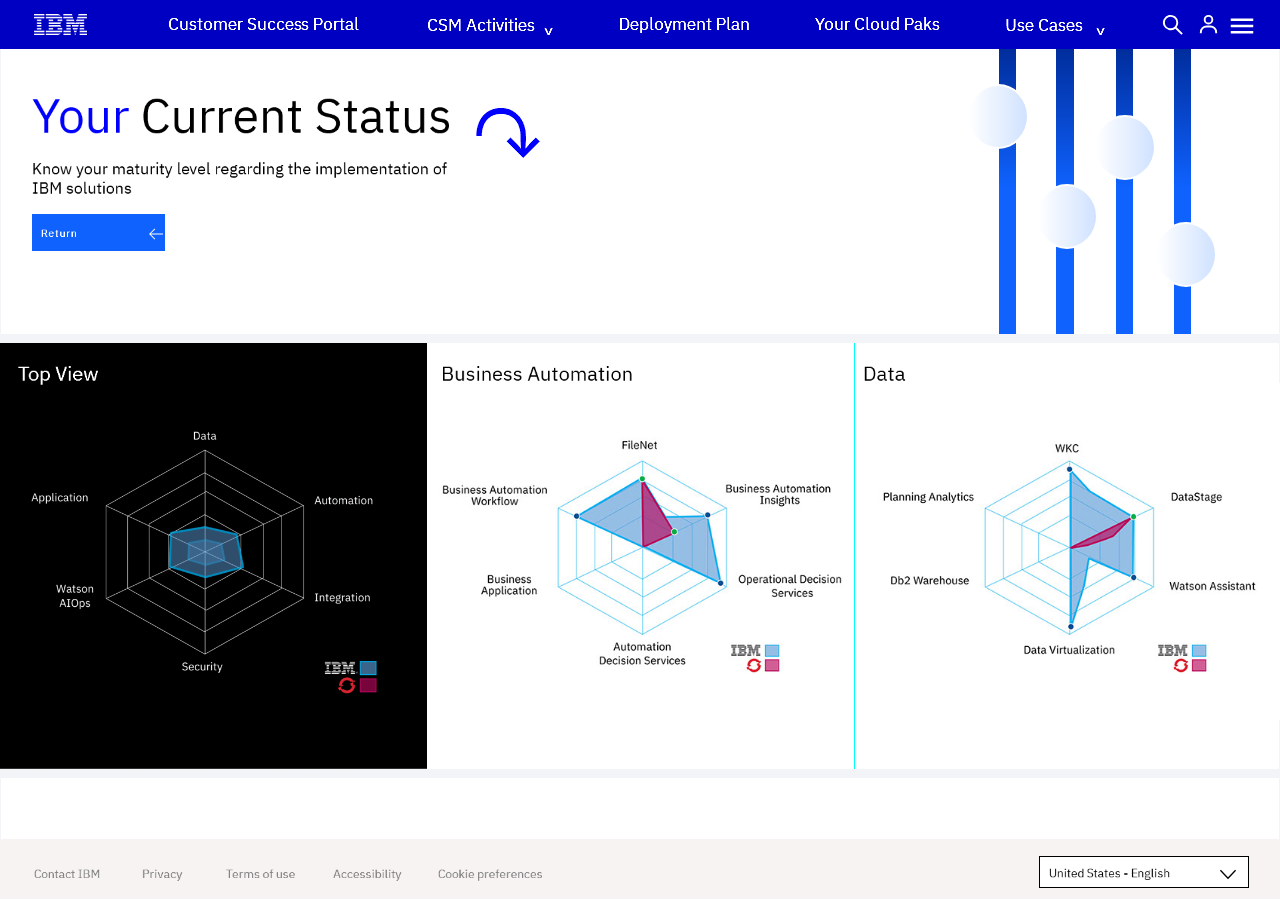
<file: maturity-detail.html>
<!DOCTYPE html>
<html class="nojs html css_verticalspacer" lang="es-ES">
 <head>

  <meta http-equiv="Content-type" content="text/html;charset=UTF-8"/>
  <meta name="generator" content="2018.1.1.386"/>
  <meta name="viewport" content="width=device-width, initial-scale=1.0"/>
  
  <script type="text/javascript">
   // Update the 'nojs'/'js' class on the html node
document.documentElement.className = document.documentElement.className.replace(/\bnojs\b/g, 'js');

// Check that all required assets are uploaded and up-to-date
if(typeof Muse == "undefined") window.Muse = {}; window.Muse.assets = {"required":["museutils.js", "museconfig.js", "jquery.watch.js", "jquery.musepolyfill.bgsize.js", "jquery.musemenu.js", "require.js", "maturity-detail.css"], "outOfDate":[]};
</script>
  
  <link rel="shortcut icon" href="images/master_1-favicon.ico?crc=391973681"/>
  <title>Maturity Detail</title>
  <!-- CSS -->
  <link rel="stylesheet" type="text/css" href="css/site_global.css?crc=3877175521"/>
  <link rel="stylesheet" type="text/css" href="css/master_master_1.css?crc=37282912"/>
  <link rel="stylesheet" type="text/css" href="css/maturity-detail.css?crc=3962979258" id="pagesheet"/>
  <!-- JS includes -->
  <!--[if lt IE 9]>
  <script src="scripts/html5shiv.js?crc=4241844378" type="text/javascript"></script>
  <![endif]-->
   </head>
 <body>

  <div class="clearfix borderbox" id="page"><!-- group -->
   <div class="clearfix grpelem" id="ppu14782-3"><!-- column -->
    <div class="clearfix colelem" id="pu14782-3"><!-- group -->
     <div class="browser_width grpelem" id="u14782-3-bw">
      <div class="clearfix" id="u14782-3"><!-- content -->
       <p>&nbsp;</p>
      </div>
     </div>
     <div class="grpelem" id="u102"><!-- simple frame --></div>
     <nav class="MenuBar clearfix grpelem" id="menuu129" data-sizePolicy="fixed" data-pintopage="page_fluidx"><!-- horizontal box -->
      <div class="MenuItemContainer clearfix grpelem" id="u130"><!-- vertical box -->
       <a class="nonblock nontext MenuItem MenuItemWithSubMenu clearfix colelem" id="u131" href="ibm-csm-portal.html"><!-- horizontal box --><div class="MenuItemLabel NoWrap grpelem" id="u133-4"><!-- rasterized frame --><div id="u133-4_clip"><img alt="Customer Success Portal" width="198" height="20" src="images/u133-4.png?crc=237387431"/></div></div></a>
      </div>
      <div class="MenuItemContainer clearfix grpelem" id="u267"><!-- vertical box -->
       <div class="MenuItem MenuItemWithSubMenu clearfix colelem" id="u268"><!-- horizontal box -->
        <div class="MenuItemLabel NoWrap grpelem" id="u269-5"><!-- rasterized frame -->
         <div id="u269-5_clip">
          <img alt="CSM Activities ⌄" width="132" height="24" src="images/u269-5.png?crc=3782421263"/>
         </div>
        </div>
       </div>
       <div class="SubMenu MenuLevel1 clearfix" id="u272"><!-- vertical box -->
        <ul class="SubMenuView clearfix colelem" id="u273"><!-- vertical box -->
         <li class="MenuItemContainer clearfix colelem" id="u722"><!-- horizontal box --><a class="nonblock nontext MenuItem MenuItemWithSubMenu clearfix grpelem" id="u724" href="assessment.html" data-sizePolicy="fixed" data-pintopage="page_fixedLeft"><!-- horizontal box --><img class="MenuItemLabel NoWrap grpelem" id="u728-4" alt="Assessments" width="108" height="24" src="images/u728-4.png?crc=80024935"/><!-- rasterized frame --></a></li>
         <li class="MenuItemContainer clearfix colelem" id="u754"><!-- horizontal box --><a class="nonblock nontext MenuItem MenuItemWithSubMenu clearfix grpelem" id="u755" href="workshops.html" data-sizePolicy="fixed" data-pintopage="page_fixedLeft"><!-- horizontal box --><img class="MenuItemLabel NoWrap grpelem" id="u758-4" alt="Workshops" width="93" height="24" src="images/u758-4.png?crc=222568036"/><!-- rasterized frame --></a></li>
        </ul>
       </div>
      </div>
      <div class="MenuItemContainer clearfix grpelem" id="u246"><!-- vertical box -->
       <a class="nonblock nontext MenuItem MenuItemWithSubMenu clearfix colelem" id="u247" href="assets/rsi---reuni%c3%b3n-anual.pdf"><!-- horizontal box --><div class="MenuItemLabel NoWrap grpelem" id="u248-4"><!-- rasterized frame --><div id="u248-4_clip"><img alt="Deployment Plan" width="136" height="20" src="images/u248-4.png?crc=206305789"/></div></div></a>
      </div>
      <div class="MenuItemContainer clearfix grpelem" id="u225"><!-- vertical box -->
       <a class="nonblock nontext MenuItem MenuItemWithSubMenu clearfix colelem" id="u226" href="cp-entitlements.html"><!-- horizontal box --><div class="MenuItemLabel NoWrap grpelem" id="u227-4"><!-- rasterized frame --><div id="u227-4_clip"><img alt="Your Cloud Paks" width="130" height="20" src="images/u227-4.png?crc=4282218339"/></div></div></a>
      </div>
      <div class="MenuItemContainer clearfix grpelem" id="u204"><!-- vertical box -->
       <div class="MenuItem MenuItemWithSubMenu clearfix colelem" id="u205"><!-- horizontal box -->
        <div class="MenuItemLabel NoWrap grpelem" id="u206-5"><!-- rasterized frame -->
         <div id="u206-5_clip">
          <img alt="Use Cases ⌄" width="105" height="24" src="images/u206-5.png?crc=4021655778"/>
         </div>
        </div>
       </div>
       <div class="SubMenu MenuLevel1 clearfix" id="u209"><!-- vertical box -->
        <ul class="SubMenuView clearfix colelem" id="u210"><!-- vertical box -->
         <li class="MenuItemContainer clearfix colelem" id="u543"><!-- horizontal box --><a class="nonblock nontext MenuItem MenuItemWithSubMenu clearfix grpelem" id="u545" href="https://www.ibm.com/cloud/cloud-pak-for-watson-aiops#2756255" data-sizePolicy="fixed" data-pintopage="page_fixedLeft"><!-- horizontal box --><img class="MenuItemLabel NoWrap grpelem" id="u549-4" alt="Cloud Pak for AIOps" width="166" height="24" src="images/u549-4.png?crc=279806990"/><!-- rasterized frame --></a></li>
         <li class="MenuItemContainer clearfix colelem" id="u677"><!-- horizontal box --><a class="nonblock nontext MenuItem MenuItemWithSubMenu clearfix grpelem" id="u678" href="https://www.ibm.com/cloud/cloud-pak-for-business-automation#dyntabs-2756747" data-sizePolicy="fixed" data-pintopage="page_fixedLeft"><!-- horizontal box --><img class="MenuItemLabel NoWrap grpelem" id="u681-4" alt="Cloud Pak for Business Automation" width="284" height="24" src="images/u681-4.png?crc=189645146"/><!-- rasterized frame --></a></li>
         <li class="MenuItemContainer clearfix colelem" id="u656"><!-- horizontal box --><a class="nonblock nontext MenuItem MenuItemWithSubMenu clearfix grpelem" id="u657" href="https://www.ibm.com/products/cloud-pak-for-data#dyntabs-3068496" data-sizePolicy="fixed" data-pintopage="page_fixedLeft"><!-- horizontal box --><img class="MenuItemLabel NoWrap grpelem" id="u660-4" alt="Cloud Pak for Data" width="152" height="24" src="images/u660-4.png?crc=4245262667"/><!-- rasterized frame --></a></li>
         <li class="MenuItemContainer clearfix colelem" id="u635"><!-- horizontal box --><a class="nonblock nontext MenuItem MenuItemWithSubMenu clearfix grpelem" id="u636" href="https://www.ibm.com/products/cloud-pak-for-security#dyntabs-2678201" data-sizePolicy="fixed" data-pintopage="page_fixedLeft"><!-- horizontal box --><img class="MenuItemLabel NoWrap grpelem" id="u639-4" alt="Cloud Pak for Security" width="180" height="24" src="images/u639-4.png?crc=382890765"/><!-- rasterized frame --></a></li>
         <li class="MenuItemContainer clearfix colelem" id="u614"><!-- horizontal box --><a class="nonblock nontext MenuItem MenuItemWithSubMenu clearfix grpelem" id="u615" href="https://www.ibm.com/cloud/openshift#3019546" data-sizePolicy="fixed" data-pintopage="page_fixedLeft"><!-- horizontal box --><img class="MenuItemLabel NoWrap grpelem" id="u618-4" alt="Red Hat OpenShift" width="151" height="24" src="images/u618-4.png?crc=305558065"/><!-- rasterized frame --></a></li>
        </ul>
       </div>
      </div>
     </nav>
     <div class="grpelem" id="u943"><!-- simple frame --></div>
     <div class="grpelem" id="u978"><!-- simple frame --></div>
     <div class="grpelem" id="u1588"><!-- simple frame --></div>
    </div>
    <div class="clearfix colelem" id="ppu19142-5"><!-- group -->
     <div class="clearfix grpelem" id="pu19142-5"><!-- column -->
      <img class="colelem" id="u19142-5" alt="Your Current Status" src="images/u19142-5.png?crc=4131442918" data-image-width="647"/><!-- rasterized frame -->
      <img class="colelem" id="u19410-4" alt="Know your maturity level regarding the implementation of IBM solutions" src="images/u19410-4.png?crc=3818919461" data-image-width="647"/><!-- rasterized frame -->
      <a class="nonblock nontext Button clearfix colelem" id="buttonu19147" href="ibm-csm-portal.html" data-visibility="changed" style="visibility:hidden"><!-- container box --><div class="grpelem" id="u19148"><!-- state-based BG images --><img alt="Return" src="images/blank.gif?crc=4208392903"/><div class="fluid_height_spacer"></div></div><div class="museBGSize grpelem" id="u19149" data-mu-ie-matrix="progid:DXImageTransform.Microsoft.Matrix(M11=-1,M12=0,M21=0,M22=-1,SizingMethod='auto expand')" data-mu-ie-matrix-dx="0" data-mu-ie-matrix-dy="0"><!-- simple frame --></div></a>
     </div>
     <div class="gradient grpelem" id="u19425"><!-- simple frame --></div>
     <div class="gradient grpelem" id="u19422"><!-- simple frame --></div>
     <div class="gradient grpelem" id="u19419"><!-- simple frame --></div>
     <div class="gradient grpelem" id="u19347"><!-- simple frame --></div>
     <img class="grpelem" id="u19344-4" alt="↷" width="79" height="96" src="images/u19344-4.png?crc=4098467879"/><!-- rasterized frame -->
     <div class="gradient rounded-corners grpelem" id="u19368"><!-- simple frame --></div>
     <div class="gradient rounded-corners grpelem" id="u19401"><!-- simple frame --></div>
     <div class="gradient rounded-corners grpelem" id="u19404"><!-- simple frame --></div>
     <div class="gradient rounded-corners grpelem" id="u19407"><!-- simple frame --></div>
    </div>
    <div class="browser_width colelem" id="u19413-bw">
     <div id="u19413"><!-- simple frame --></div>
    </div>
    <div class="clearfix colelem" id="pu19431"><!-- group -->
     <div class="museBGSize clearfix grpelem" id="u19431"><!-- group -->
      <img class="grpelem" id="u19250-4" alt="Data" src="images/u19250-4.png?crc=3936357714" data-image-width="77"/><!-- rasterized frame -->
     </div>
     <div class="museBGSize clearfix grpelem" id="u19428"><!-- group -->
      <img class="grpelem" id="u19244-4" alt="Business Automation" src="images/u19244-4.png?crc=3872680206" data-image-width="292"/><!-- rasterized frame -->
     </div>
     <div class="museBGSize clearfix grpelem" id="u19210"><!-- group -->
      <img class="grpelem" id="u19416-4" alt="Top View" src="images/u19416-4.png?crc=495776732" data-image-width="292"/><!-- rasterized frame -->
     </div>
    </div>
    <div class="browser_width colelem" id="u19450-bw">
     <div id="u19450"><!-- simple frame --></div>
    </div>
   </div>
   <div class="verticalspacer" data-offset-top="794" data-content-above-spacer="794" data-content-below-spacer="60" data-sizePolicy="fixed" data-pintopage="page_fixedLeft"></div>
   <div class="clearfix grpelem" id="pu15986"><!-- group -->
    <div class="browser_width grpelem" id="u15986-bw">
     <div id="u15986"><!-- group -->
      <div class="clearfix" id="u15986_align_to_page">
       <div class="clearfix grpelem" id="u15992"><!-- group -->
        <img class="grpelem" id="u15994-4" alt="United States - English " src="images/u15994-4.png?crc=424388871" data-image-width="191"/><!-- rasterized frame -->
        <div class="grpelem" id="u15993"><!-- simple frame --></div>
       </div>
      </div>
     </div>
    </div>
    <a class="nonblock nontext grpelem" id="u15987" href="https://www.ibm.com/contact/us/en/?lnk=flg-cont-usen"><!-- state-based BG images --><div id="u15987_states"><img alt="Contact IBM" src="images/blank.gif?crc=4208392903"/><div class="fluid_height_spacer"></div></div></a>
    <a class="nonblock nontext grpelem" id="u15988" href="https://www.ibm.com/privacy?lnk=flg-priv-usen"><!-- state-based BG images --><div id="u15988_states"><img alt="Privacy" src="images/blank.gif?crc=4208392903"/><div class="fluid_height_spacer"></div></div></a>
    <a class="nonblock nontext grpelem" id="u15989" href="https://www.ibm.com/legal?lnk=flg-tous-usen"><!-- state-based BG images --><div id="u15989_states"><img alt="Terms of use" src="images/blank.gif?crc=4208392903"/><div class="fluid_height_spacer"></div></div></a>
    <a class="nonblock nontext grpelem" id="u15990" href="https://www.ibm.com/able/?lnk=flg-acce-usen"><!-- state-based BG images --><div id="u15990_states"><img alt="Accessibility" src="images/blank.gif?crc=4208392903"/><div class="fluid_height_spacer"></div></div></a>
    <a class="nonblock nontext grpelem" id="u15991" href="https://www.ibm.com/docs/en/rational-change/5.3.1?topic=overview-cookie-policy"><!-- state-based BG images --><div id="u15991_states"><img alt="Cookie preferences" src="images/blank.gif?crc=4208392903"/><div class="fluid_height_spacer"></div></div></a>
   </div>
  </div>
  <div class="preload_images">
   <img class="preload" src="images/u19148-r.png?crc=246768124" alt=""/>
   <img class="preload" src="images/u15987_states-r.png?crc=84275331" alt=""/>
   <img class="preload" src="images/u15988_states-r.png?crc=4153849372" alt=""/>
   <img class="preload" src="images/u15989_states-r.png?crc=530146347" alt=""/>
   <img class="preload" src="images/u15990_states-r.png?crc=4129301068" alt=""/>
   <img class="preload" src="images/u15991_states-r.png?crc=3997564961" alt=""/>
  </div>
  <!-- Other scripts -->
  <script type="text/javascript">
   // Decide whether to suppress missing file error or not based on preference setting
var suppressMissingFileError = false
</script>
  <script type="text/javascript">
   window.Muse.assets.check=function(c){if(!window.Muse.assets.checked){window.Muse.assets.checked=!0;var b={},d=function(a,b){if(window.getComputedStyle){var c=window.getComputedStyle(a,null);return c&&c.getPropertyValue(b)||c&&c[b]||""}if(document.documentElement.currentStyle)return(c=a.currentStyle)&&c[b]||a.style&&a.style[b]||"";return""},a=function(a){if(a.match(/^rgb/))return a=a.replace(/\s+/g,"").match(/([\d\,]+)/gi)[0].split(","),(parseInt(a[0])<<16)+(parseInt(a[1])<<8)+parseInt(a[2]);if(a.match(/^\#/))return parseInt(a.substr(1),
16);return 0},f=function(f){for(var g=document.getElementsByTagName("link"),j=0;j<g.length;j++)if("text/css"==g[j].type){var l=(g[j].href||"").match(/\/?css\/([\w\-]+\.css)\?crc=(\d+)/);if(!l||!l[1]||!l[2])break;b[l[1]]=l[2]}g=document.createElement("div");g.className="version";g.style.cssText="display:none; width:1px; height:1px;";document.getElementsByTagName("body")[0].appendChild(g);for(j=0;j<Muse.assets.required.length;){var l=Muse.assets.required[j],k=l.match(/([\w\-\.]+)\.(\w+)$/),i=k&&k[1]?
k[1]:null,k=k&&k[2]?k[2]:null;switch(k.toLowerCase()){case "css":i=i.replace(/\W/gi,"_").replace(/^([^a-z])/gi,"_$1");g.className+=" "+i;i=a(d(g,"color"));k=a(d(g,"backgroundColor"));i!=0||k!=0?(Muse.assets.required.splice(j,1),"undefined"!=typeof b[l]&&(i!=b[l]>>>24||k!=(b[l]&16777215))&&Muse.assets.outOfDate.push(l)):j++;g.className="version";break;case "js":j++;break;default:throw Error("Unsupported file type: "+k);}}c?c().jquery!="1.8.3"&&Muse.assets.outOfDate.push("jquery-1.8.3.min.js"):Muse.assets.required.push("jquery-1.8.3.min.js");
g.parentNode.removeChild(g);if(Muse.assets.outOfDate.length||Muse.assets.required.length)g="Puede que determinados archivos falten en el servidor o sean incorrectos. Limpie la cache del navegador e inténtelo de nuevo. Si el problema persiste, póngase en contacto con el administrador del sitio web.",f&&Muse.assets.outOfDate.length&&(g+="\nOut of date: "+Muse.assets.outOfDate.join(",")),f&&Muse.assets.required.length&&(g+="\nMissing: "+Muse.assets.required.join(",")),suppressMissingFileError?(g+="\nUse SuppressMissingFileError key in AppPrefs.xml to show missing file error pop up.",console.log(g)):alert(g)};location&&location.search&&location.search.match&&location.search.match(/muse_debug/gi)?
setTimeout(function(){f(!0)},5E3):f()}};
var muse_init=function(){require.config({baseUrl:""});require(["jquery","museutils","whatinput","jquery.watch","jquery.musemenu","jquery.musepolyfill.bgsize"],function(c){var $ = c;$(document).ready(function(){try{
window.Muse.assets.check($);/* body */
Muse.Utils.transformMarkupToFixBrowserProblemsPreInit();/* body */
Muse.Utils.prepHyperlinks(true);/* body */
Muse.Utils.resizeHeight('.browser_width');/* resize height */
Muse.Utils.requestAnimationFrame(function() { $('body').addClass('initialized'); });/* mark body as initialized */
Muse.Utils.makeButtonsVisibleAfterSettingMinWidth();/* body */
Muse.Utils.initWidget('.MenuBar', ['#bp_infinity'], function(elem) { return $(elem).museMenu(); });/* unifiedNavBar */
Muse.Utils.fullPage('#page');/* 100% height page */
Muse.Utils.showWidgetsWhenReady();/* body */
Muse.Utils.transformMarkupToFixBrowserProblems();/* body */
}catch(b){if(b&&"function"==typeof b.notify?b.notify():Muse.Assert.fail("Error calling selector function: "+b),false)throw b;}})})};

</script>
  <!-- RequireJS script -->
  <script src="scripts/require.js?crc=4177726516" type="text/javascript" async data-main="scripts/museconfig.js?crc=3936894949" onload="if (requirejs) requirejs.onError = function(requireType, requireModule) { if (requireType && requireType.toString && requireType.toString().indexOf && 0 <= requireType.toString().indexOf('#scripterror')) window.Muse.assets.check(); }" onerror="window.Muse.assets.check();"></script>
   </body>
</html>
</file>
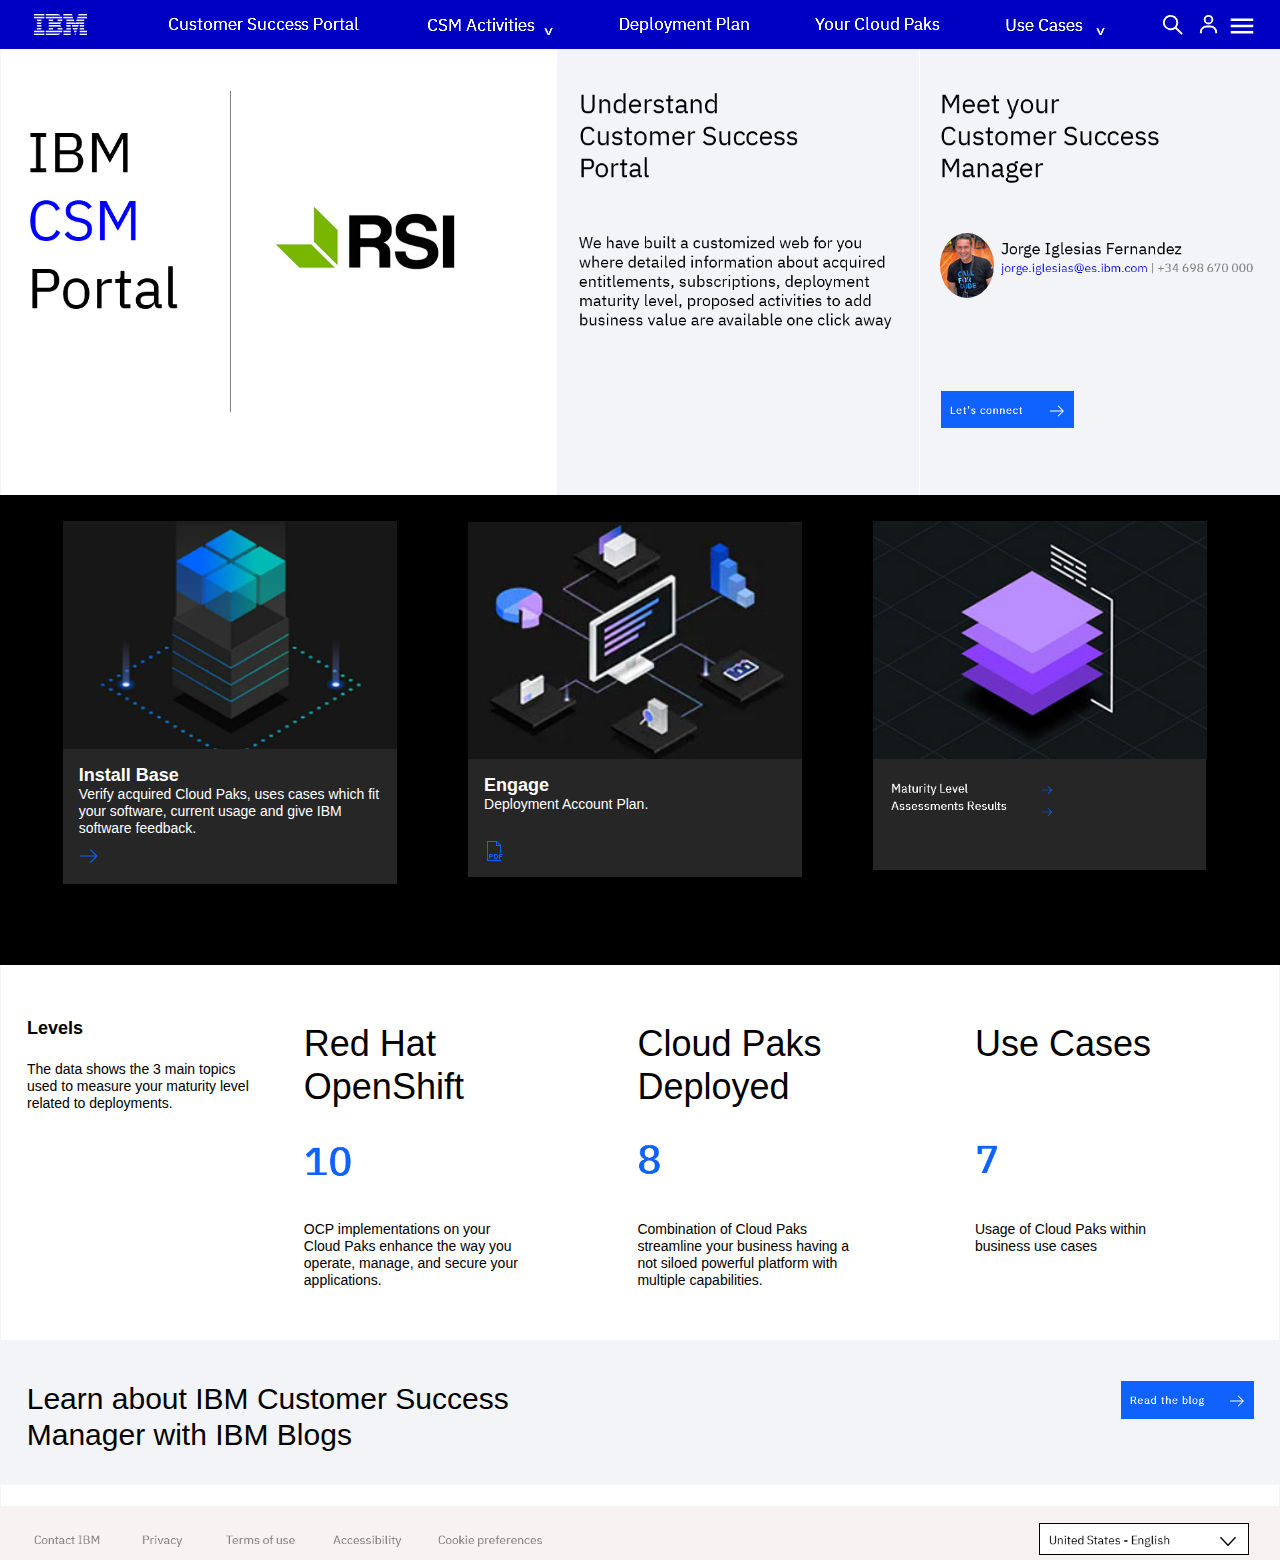
<file: maturity.html>
<!DOCTYPE html>
<html class="nojs html css_verticalspacer" lang="en-US">
 <head>

  <meta http-equiv="Content-type" content="text/html;charset=UTF-8"/>
  <meta name="description" content="This is a CSM Portal site (First Draft) develpoed by Rómulo Rodríguez Alfinger part of CSM Team SPGI"/>
  <meta name="keywords" content="IBM CSM SPGI, IBM, Customer Success Manager, RR"/>
  <meta name="generator" content="2018.1.1.386"/>
  <meta name="viewport" content="width=device-width, initial-scale=1.0"/>
  
  <script type="text/javascript">
   // Update the 'nojs'/'js' class on the html node
document.documentElement.className = document.documentElement.className.replace(/\bnojs\b/g, 'js');

// Check that all required assets are uploaded and up-to-date
if(typeof Muse == "undefined") window.Muse = {}; window.Muse.assets = {"required":["museutils.js", "museconfig.js", "jquery.watch.js", "jquery.musepolyfill.bgsize.js", "jquery.musemenu.js", "require.js", "webpro.js", "musewpslideshow.js", "jquery.museoverlay.js", "touchswipe.js", "maturity.css"], "outOfDate":[]};
</script>
  
  <link rel="shortcut icon" href="images/master_1-favicon.ico?crc=391973681"/>
  <title>Maturity</title>
  <!-- CSS -->
  <link rel="stylesheet" type="text/css" href="css/site_global.css?crc=3877175521"/>
  <link rel="stylesheet" type="text/css" href="css/master_master_1.css?crc=37282912"/>
  <link rel="stylesheet" type="text/css" href="css/maturity.css?crc=186514697" id="pagesheet"/>
  <!-- JS includes -->
  <!--[if lt IE 9]>
  <script src="scripts/html5shiv.js?crc=4241844378" type="text/javascript"></script>
  <![endif]-->
    <!--custom head HTML-->
  <title>Author: Rómulo J. Rodríguez Alfinger - Date: May 2022</title>
 </head>
 <body>

  <div class="clearfix borderbox" id="page"><!-- group -->
   <div class="clearfix grpelem" id="ppu14782-3"><!-- column -->
    <div class="clearfix colelem" id="pu14782-3"><!-- group -->
     <div class="browser_width grpelem" id="u14782-3-bw">
      <div class="clearfix" id="u14782-3"><!-- content -->
       <p>&nbsp;</p>
      </div>
     </div>
     <div class="grpelem" id="u102"><!-- simple frame --></div>
     <nav class="MenuBar clearfix grpelem" id="menuu129" data-sizePolicy="fixed" data-pintopage="page_fluidx"><!-- horizontal box -->
      <div class="MenuItemContainer clearfix grpelem" id="u130"><!-- vertical box -->
       <a class="nonblock nontext MenuItem MenuItemWithSubMenu clearfix colelem" id="u131" href="ibm-csm-portal.html"><!-- horizontal box --><div class="MenuItemLabel NoWrap grpelem" id="u133-4"><!-- rasterized frame --><div id="u133-4_clip"><img alt="Customer Success Portal" width="198" height="20" src="images/u133-4.png?crc=237387431"/></div></div></a>
      </div>
      <div class="MenuItemContainer clearfix grpelem" id="u267"><!-- vertical box -->
       <div class="MenuItem MenuItemWithSubMenu clearfix colelem" id="u268"><!-- horizontal box -->
        <div class="MenuItemLabel NoWrap grpelem" id="u269-5"><!-- rasterized frame -->
         <div id="u269-5_clip">
          <img alt="CSM Activities ⌄" width="132" height="24" src="images/u269-5.png?crc=3782421263"/>
         </div>
        </div>
       </div>
       <div class="SubMenu MenuLevel1 clearfix" id="u272"><!-- vertical box -->
        <ul class="SubMenuView clearfix colelem" id="u273"><!-- vertical box -->
         <li class="MenuItemContainer clearfix colelem" id="u722"><!-- horizontal box --><a class="nonblock nontext MenuItem MenuItemWithSubMenu clearfix grpelem" id="u724" href="assessment.html" data-sizePolicy="fixed" data-pintopage="page_fixedLeft"><!-- horizontal box --><img class="MenuItemLabel NoWrap grpelem" id="u728-4" alt="Assessments" width="108" height="24" src="images/u728-4.png?crc=80024935"/><!-- rasterized frame --></a></li>
         <li class="MenuItemContainer clearfix colelem" id="u754"><!-- horizontal box --><a class="nonblock nontext MenuItem MenuItemWithSubMenu clearfix grpelem" id="u755" href="workshops.html" data-sizePolicy="fixed" data-pintopage="page_fixedLeft"><!-- horizontal box --><img class="MenuItemLabel NoWrap grpelem" id="u758-4" alt="Workshops" width="93" height="24" src="images/u758-4.png?crc=222568036"/><!-- rasterized frame --></a></li>
        </ul>
       </div>
      </div>
      <div class="MenuItemContainer clearfix grpelem" id="u246"><!-- vertical box -->
       <a class="nonblock nontext MenuItem MenuItemWithSubMenu clearfix colelem" id="u247" href="assets/rsi---reuni%c3%b3n-anual.pdf"><!-- horizontal box --><div class="MenuItemLabel NoWrap grpelem" id="u248-4"><!-- rasterized frame --><div id="u248-4_clip"><img alt="Deployment Plan" width="136" height="20" src="images/u248-4.png?crc=206305789"/></div></div></a>
      </div>
      <div class="MenuItemContainer clearfix grpelem" id="u225"><!-- vertical box -->
       <a class="nonblock nontext MenuItem MenuItemWithSubMenu clearfix colelem" id="u226" href="cp-entitlements.html"><!-- horizontal box --><div class="MenuItemLabel NoWrap grpelem" id="u227-4"><!-- rasterized frame --><div id="u227-4_clip"><img alt="Your Cloud Paks" width="130" height="20" src="images/u227-4.png?crc=4282218339"/></div></div></a>
      </div>
      <div class="MenuItemContainer clearfix grpelem" id="u204"><!-- vertical box -->
       <div class="MenuItem MenuItemWithSubMenu clearfix colelem" id="u205"><!-- horizontal box -->
        <div class="MenuItemLabel NoWrap grpelem" id="u206-5"><!-- rasterized frame -->
         <div id="u206-5_clip">
          <img alt="Use Cases ⌄" width="105" height="24" src="images/u206-5.png?crc=4021655778"/>
         </div>
        </div>
       </div>
       <div class="SubMenu MenuLevel1 clearfix" id="u209"><!-- vertical box -->
        <ul class="SubMenuView clearfix colelem" id="u210"><!-- vertical box -->
         <li class="MenuItemContainer clearfix colelem" id="u543"><!-- horizontal box --><a class="nonblock nontext MenuItem MenuItemWithSubMenu clearfix grpelem" id="u545" href="https://www.ibm.com/cloud/cloud-pak-for-watson-aiops#2756255" data-sizePolicy="fixed" data-pintopage="page_fixedLeft"><!-- horizontal box --><img class="MenuItemLabel NoWrap grpelem" id="u549-4" alt="Cloud Pak for AIOps" width="166" height="24" src="images/u549-4.png?crc=279806990"/><!-- rasterized frame --></a></li>
         <li class="MenuItemContainer clearfix colelem" id="u677"><!-- horizontal box --><a class="nonblock nontext MenuItem MenuItemWithSubMenu clearfix grpelem" id="u678" href="https://www.ibm.com/cloud/cloud-pak-for-business-automation#dyntabs-2756747" data-sizePolicy="fixed" data-pintopage="page_fixedLeft"><!-- horizontal box --><img class="MenuItemLabel NoWrap grpelem" id="u681-4" alt="Cloud Pak for Business Automation" width="284" height="24" src="images/u681-4.png?crc=189645146"/><!-- rasterized frame --></a></li>
         <li class="MenuItemContainer clearfix colelem" id="u656"><!-- horizontal box --><a class="nonblock nontext MenuItem MenuItemWithSubMenu clearfix grpelem" id="u657" href="https://www.ibm.com/products/cloud-pak-for-data#dyntabs-3068496" data-sizePolicy="fixed" data-pintopage="page_fixedLeft"><!-- horizontal box --><img class="MenuItemLabel NoWrap grpelem" id="u660-4" alt="Cloud Pak for Data" width="152" height="24" src="images/u660-4.png?crc=4245262667"/><!-- rasterized frame --></a></li>
         <li class="MenuItemContainer clearfix colelem" id="u635"><!-- horizontal box --><a class="nonblock nontext MenuItem MenuItemWithSubMenu clearfix grpelem" id="u636" href="https://www.ibm.com/products/cloud-pak-for-security#dyntabs-2678201" data-sizePolicy="fixed" data-pintopage="page_fixedLeft"><!-- horizontal box --><img class="MenuItemLabel NoWrap grpelem" id="u639-4" alt="Cloud Pak for Security" width="180" height="24" src="images/u639-4.png?crc=382890765"/><!-- rasterized frame --></a></li>
         <li class="MenuItemContainer clearfix colelem" id="u614"><!-- horizontal box --><a class="nonblock nontext MenuItem MenuItemWithSubMenu clearfix grpelem" id="u615" href="https://www.ibm.com/cloud/openshift#3019546" data-sizePolicy="fixed" data-pintopage="page_fixedLeft"><!-- horizontal box --><img class="MenuItemLabel NoWrap grpelem" id="u618-4" alt="Red Hat OpenShift" width="151" height="24" src="images/u618-4.png?crc=305558065"/><!-- rasterized frame --></a></li>
        </ul>
       </div>
      </div>
     </nav>
     <div class="grpelem" id="u943"><!-- simple frame --></div>
     <div class="grpelem" id="u978"><!-- simple frame --></div>
     <div class="grpelem" id="u1588"><!-- simple frame --></div>
    </div>
    <div class="clearfix colelem" id="pu17509"><!-- group -->
     <div class="clearfix grpelem" id="u17509"><!-- column -->
      <img class="colelem" id="u17576-8" alt="Meet your Customer Success Manager" src="images/u17576-8.png?crc=3970998343" data-image-width="491"/><!-- rasterized frame -->
      <div class="clearfix colelem" id="pu17512"><!-- group -->
       <div class="museBGSize rounded-corners grpelem" id="u17512"><!-- simple frame --></div>
       <div class="clearfix grpelem" id="pu17543-4"><!-- column -->
        <img class="colelem" id="u17543-4" alt="Jorge Iglesias Fernandez" src="images/u17543-4.png?crc=479027398" data-image-width="394"/><!-- rasterized frame -->
        <img class="colelem" id="u17574-6" alt="jorge.iglesias@es.ibm.com | +34 698 670 000" src="images/u17574-6.png?crc=3918130219" data-image-width="394"/><!-- rasterized frame -->
       </div>
      </div>
      <a class="nonblock nontext Button clearfix colelem" id="buttonu17571" href="csm-detail.html" data-visibility="changed" style="visibility:hidden"><!-- container box --><div class="grpelem" id="u17573"><!-- state-based BG images --><img alt="Let's connect " src="images/blank.gif?crc=4208392903"/><div class="fluid_height_spacer"></div></div><div class="museBGSize grpelem" id="u17572"><!-- simple frame --></div></a>
     </div>
     <div class="clearfix grpelem" id="u17539"><!-- column -->
      <img class="colelem" id="u17510-8" alt="Understand Customer Success Portal" src="images/u17510-8.png?crc=461399130" data-image-width="475"/><!-- rasterized frame -->
      <img class="colelem" id="u17503-4" alt="We have built a customized web for you where detailed information about acquired entitlements, subscriptions, deployment maturity level, proposed activities to add business value are available one click away" src="images/u17503-4.png?crc=468608270" data-image-width="475"/><!-- rasterized frame -->
     </div>
     <div class="browser_width grpelem" id="u17541-bw">
      <div id="u17541"><!-- group -->
       <div class="clearfix" id="u17541_align_to_page">
        <div class="clearfix grpelem" id="pu17577"><!-- column -->
         <div class="museBGSize colelem" id="u17577"><!-- simple frame --></div>
         <a class="nonblock nontext clearfix colelem" id="u17538" href="install-base.html#installl-base-anchor"><!-- column --><div class="clearfix colelem" id="u17569-6"><!-- content --><p id="u17569-2">Install Base</p><p id="u17569-4">Verify acquired Cloud Paks, uses cases which fit your software, current usage and give IBM software feedback.</p></div><div class="museBGSize colelem" id="u17507"><!-- simple frame --></div></a>
        </div>
        <div class="clearfix grpelem" id="pu17546"><!-- column -->
         <div class="museBGSize colelem" id="u17546"><!-- simple frame --></div>
         <div class="pointer_cursor clearfix colelem" id="u17501"><!-- column -->
          <a class="block" href="engage.html#engage-anchor"><!-- Block link tag --></a>
          <div class="clearfix colelem" id="u17545-6"><!-- content -->
           <p id="u17545-2">Engage</p>
           <p id="u17545-4">Deployment Account Plan.</p>
          </div>
          <a class="nonblock nontext museBGSize colelem" id="u17498" href="engage.html#engage-anchor" target="_blank"><!-- simple frame --></a>
         </div>
        </div>
        <div class="clearfix grpelem" id="pu17534"><!-- column -->
         <div class="museBGSize colelem" id="u17534"><!-- simple frame --></div>
         <div class="clearfix colelem" id="u17579"><!-- group -->
          <div class="clearfix grpelem" id="pu18096-4"><!-- column -->
           <a class="nonblock nontext colelem" id="u18096-4" href="maturity-detail.html"><!-- rasterized frame --><img id="u18096-4_img" alt="Maturity Level" src="images/u18096-4.png?crc=3815254296" data-image-width="209"/></a>
           <div class="clearfix colelem" id="pu18094-4"><!-- group -->
            <img class="grpelem" id="u18094-4" alt="Assessments Results" src="images/u18094-4.png?crc=4059157562" data-image-width="209"/><!-- rasterized frame -->
            <div class="PamphletWidget clearfix allow_click_through widget_invisible grpelem" id="pamphletu19472" data-visibility="changed" style="visibility:hidden" data-islightbox="true"><!-- none box -->
             <div class="ThumbGroup clearfix grpelem" data-col-pos="0" id="u19499"><!-- none box -->
              <div class="popup_anchor allow_click_through grpelem" data-col-pos="0" id="u19500popup">
               <div class="Thumb popup_element" data-col-pos="0" id="u19500"><!-- simple frame --></div>
              </div>
             </div>
             <div class="clearfix" id="pu19477"><!-- group -->
              <div class="popup_anchor allow_click_through grpelem" data-col-pos="1" id="u19477popup" data-lightbox="true">
               <div class="ContainerGroup rgba-background clearfix" data-col-pos="1" id="u19477"><!-- stack box -->
                <div class="Container clearfix grpelem" data-col-pos="0" id="u19478"><!-- column -->
                 <img class="colelem" id="u19488-5" alt="CSM Assessments Results" src="images/u19488-5.png?crc=4227652548" data-image-width="379"/><!-- rasterized frame -->
                 <img class="colelem" id="u19493-4" alt="Allows you to understand which is the current situation (AS IS) regarding a specific technology or solution in order to provide the most appropriate recommendations to take the right actions following the best practices (TO BE)" src="images/u19493-4.png?crc=4205960807" data-image-width="707"/><!-- rasterized frame -->
                 <div class="clearfix colelem" id="pu19492"><!-- group -->
                  <a class="nonblock nontext shadow rounded-corners clearfix grpelem" id="u19492" href="assets/ocaso---redhat-ocp-results_summary-v1.pptx"><!-- group --><div class="museBGSize grpelem" id="u19480"><!-- simple frame --></div><img class="grpelem" id="u19483-4" alt="OpenShift" src="images/u19483-4.png?crc=3836593638" data-image-width="119"/><!-- rasterized frame --><div class="museBGSize grpelem" id="u19568"><!-- simple frame --></div></a>
                  <div class="shadow rounded-corners clearfix grpelem" id="u19496"><!-- group -->
                   <div class="museBGSize grpelem" id="u19495"><!-- simple frame --></div>
                   <img class="grpelem" id="u19486-4" alt="Watson AIOps" src="images/u19486-4.png?crc=161670170" data-image-width="238"/><!-- rasterized frame -->
                  </div>
                 </div>
                 <div class="clearfix colelem" id="pu19487"><!-- group -->
                  <div class="shadow rounded-corners clearfix grpelem" id="u19487"><!-- group -->
                   <div class="museBGSize grpelem" id="u19481"><!-- simple frame --></div>
                   <img class="grpelem" id="u19484-4" alt="Security" src="images/u19484-4.png?crc=4039496651" data-image-width="238"/><!-- rasterized frame -->
                  </div>
                  <div class="shadow rounded-corners clearfix grpelem" id="u19491"><!-- group -->
                   <div class="museBGSize grpelem" id="u19498"><!-- simple frame --></div>
                   <img class="grpelem" id="u19482-4" alt="Data" src="images/u19482-4.png?crc=190000787" data-image-width="238"/><!-- rasterized frame -->
                  </div>
                 </div>
                 <div class="clearfix colelem" id="pu19497"><!-- group -->
                  <div class="shadow rounded-corners clearfix grpelem" id="u19497"><!-- group -->
                   <div class="museBGSize grpelem" id="u19490"><!-- simple frame --></div>
                   <img class="grpelem" id="u19489-4" alt="Business Automation" src="images/u19489-4.png?crc=508961933" data-image-width="238"/><!-- rasterized frame -->
                  </div>
                  <div class="shadow rounded-corners clearfix grpelem" id="u19479"><!-- group -->
                   <div class="museBGSize grpelem" id="u19494"><!-- simple frame --></div>
                   <img class="grpelem" id="u19485-4" alt="App Performance" src="images/u19485-4.png?crc=103884909" data-image-width="275"/><!-- rasterized frame -->
                  </div>
                 </div>
                </div>
               </div>
              </div>
              <div class="popup_anchor allow_click_through grpelem" data-col-pos="4" id="u19501popup">
               <div class="PamphletCloseButton PamphletLightboxPart popup_element clearfix" data-col-pos="4" id="u19501"><!-- group -->
                <div class="clearfix grpelem" id="u19503-4"><!-- content -->
                 <p>Return</p>
                </div>
                <div class="museBGSize grpelem" id="u19502" data-mu-ie-matrix="progid:DXImageTransform.Microsoft.Matrix(M11=-1,M12=0,M21=0,M22=-1,SizingMethod='auto expand')" data-mu-ie-matrix-dx="0" data-mu-ie-matrix-dy="0"><!-- simple frame --></div>
               </div>
              </div>
             </div>
            </div>
           </div>
          </div>
          <div class="clearfix grpelem" id="pu18097"><!-- column -->
           <div class="museBGSize colelem" id="u18097"><!-- simple frame --></div>
           <div class="museBGSize colelem" id="u18095"><!-- simple frame --></div>
          </div>
         </div>
        </div>
       </div>
      </div>
     </div>
     <div class="grpelem" id="u17499"><!-- custom html -->
      <script>
  window.watsonAssistantChatOptions = {
    integrationID: "0a350eee-ceb9-448c-929d-dbd7489b8808", // The ID of this integration.
    region: "us-south", // The region your integration is hosted in.
    serviceInstanceID: "6c01e4ab-f94a-44d3-a2c7-aff946e06731", // The ID of your service instance.
    onLoad: function(instance) { instance.render(); }
  };
  setTimeout(function(){
    const t=document.createElement('script');
    t.src="https://web-chat.global.assistant.watson.appdomain.cloud/versions/" + (window.watsonAssistantChatOptions.clientVersion || 'latest') + "/WatsonAssistantChatEntry.js";
    document.head.appendChild(t);
  });
</script>

     </div>
     <div class="museBGSize grpelem" id="u17580"><!-- simple frame --></div>
     <img class="grpelem" id="u17544-8" alt="IBM CSM Portal" src="images/u17544-8.png?crc=3982999727" data-image-width="242"/><!-- rasterized frame -->
     <div class="grpelem" id="u17535"><!-- simple frame --></div>
     <a class="anchor_item grpelem" id="maturity-anchor" data-sizePolicy="fixed" data-pintopage="page_fluidx"></a>
    </div>
    <div class="clearfix colelem" id="pu17497-8"><!-- group -->
     <div class="clearfix grpelem" id="u17497-8"><!-- content -->
      <p id="u17497-6"><span id="u17497-4">Levels<br/><br/></span><span id="u17497-5">The data shows the 3 main topics used to measure your maturity level related to deployments.</span></p>
     </div>
     <div class="clearfix grpelem" id="pu17570-4"><!-- column -->
      <div class="clearfix colelem" id="u17570-4"><!-- content -->
       <p>Red Hat OpenShift</p>
      </div>
      <img class="colelem" id="u17536-4" alt="10" src="images/u17536-4.png?crc=3890583760" data-image-width="216"/><!-- rasterized frame -->
      <div class="clearfix colelem" id="u17508-4"><!-- content -->
       <p>OCP implementations on your Cloud Paks enhance the way you operate, manage, and secure your applications.</p>
      </div>
     </div>
     <a class="anchor_item grpelem" id="maturitylevel" data-sizePolicy="fixed" data-pintopage="page_fluidx"></a>
     <div class="clearfix grpelem" id="pu17575-4"><!-- column -->
      <div class="clearfix colelem" id="u17575-4"><!-- content -->
       <p>Cloud Paks Deployed</p>
      </div>
      <img class="colelem" id="u17567-4" alt="8" src="images/u17567-4.png?crc=80277883" data-image-width="216"/><!-- rasterized frame -->
      <div class="clearfix colelem" id="u17537-4"><!-- content -->
       <p>Combination of Cloud Paks streamline your business having a not siloed powerful platform with multiple capabilities.</p>
      </div>
     </div>
     <div class="clearfix grpelem" id="pu17502-5"><!-- column -->
      <div class="clearfix colelem" id="u17502-5"><!-- content -->
       <p>Use Cases</p>
       <p>&nbsp;</p>
      </div>
      <img class="colelem" id="u17568-4" alt="7" src="images/u17568-4.png?crc=4115988730" data-image-width="216"/><!-- rasterized frame -->
      <div class="clearfix colelem" id="u17578-4"><!-- content -->
       <p>Usage of Cloud Paks within business use cases</p>
      </div>
     </div>
    </div>
    <div class="browser_width colelem" id="u17540-bw">
     <div class="pointer_cursor" id="u17540"><!-- group -->
      <a class="block anim_swing" href="maturity.html#maturitylevel"><!-- Block link tag --></a>
      <div class="clearfix" id="u17540_align_to_page">
       <div class="clearfix grpelem" id="u17511-4"><!-- content -->
        <p>Learn about IBM Customer Success Manager with IBM Blogs</p>
       </div>
       <a class="nonblock nontext Button clearfix grpelem" id="buttonu17504" href="https://www.ibm.com/blogs/jobs/2022/04/28/what-customer-success-managers-do/" data-visibility="changed" style="visibility:hidden"><!-- container box --><div class="grpelem" id="u17505"><!-- state-based BG images --><img alt="Read the blog" src="images/blank.gif?crc=4208392903"/><div class="fluid_height_spacer"></div></div><div class="museBGSize grpelem" id="u17506"><!-- simple frame --></div></a>
      </div>
     </div>
    </div>
   </div>
   <div class="verticalspacer" data-offset-top="1507" data-content-above-spacer="1506" data-content-below-spacer="59" data-sizePolicy="fixed" data-pintopage="page_fixedLeft"></div>
   <div class="clearfix grpelem" id="pu15986"><!-- group -->
    <div class="browser_width grpelem" id="u15986-bw">
     <div id="u15986"><!-- group -->
      <div class="clearfix" id="u15986_align_to_page">
       <div class="clearfix grpelem" id="u15992"><!-- group -->
        <img class="grpelem" id="u15994-4" alt="United States - English " src="images/u15994-4.png?crc=424388871" data-image-width="191"/><!-- rasterized frame -->
        <div class="grpelem" id="u15993"><!-- simple frame --></div>
       </div>
      </div>
     </div>
    </div>
    <a class="nonblock nontext grpelem" id="u15987" href="https://www.ibm.com/contact/us/en/?lnk=flg-cont-usen"><!-- state-based BG images --><div id="u15987_states"><img alt="Contact IBM" src="images/blank.gif?crc=4208392903"/><div class="fluid_height_spacer"></div></div></a>
    <a class="nonblock nontext grpelem" id="u15988" href="https://www.ibm.com/privacy?lnk=flg-priv-usen"><!-- state-based BG images --><div id="u15988_states"><img alt="Privacy" src="images/blank.gif?crc=4208392903"/><div class="fluid_height_spacer"></div></div></a>
    <a class="nonblock nontext grpelem" id="u15989" href="https://www.ibm.com/legal?lnk=flg-tous-usen"><!-- state-based BG images --><div id="u15989_states"><img alt="Terms of use" src="images/blank.gif?crc=4208392903"/><div class="fluid_height_spacer"></div></div></a>
    <a class="nonblock nontext grpelem" id="u15990" href="https://www.ibm.com/able/?lnk=flg-acce-usen"><!-- state-based BG images --><div id="u15990_states"><img alt="Accessibility" src="images/blank.gif?crc=4208392903"/><div class="fluid_height_spacer"></div></div></a>
    <a class="nonblock nontext grpelem" id="u15991" href="https://www.ibm.com/docs/en/rational-change/5.3.1?topic=overview-cookie-policy"><!-- state-based BG images --><div id="u15991_states"><img alt="Cookie preferences" src="images/blank.gif?crc=4208392903"/><div class="fluid_height_spacer"></div></div></a>
   </div>
  </div>
  <div class="preload_images">
   <img class="preload" src="images/u17573-r.png?crc=3889233987" alt=""/>
   <img class="preload" src="images/u17505-r.png?crc=4007467419" alt=""/>
   <img class="preload" src="images/u15987_states-r.png?crc=84275331" alt=""/>
   <img class="preload" src="images/u15988_states-r.png?crc=4153849372" alt=""/>
   <img class="preload" src="images/u15989_states-r.png?crc=530146347" alt=""/>
   <img class="preload" src="images/u15990_states-r.png?crc=4129301068" alt=""/>
   <img class="preload" src="images/u15991_states-r.png?crc=3997564961" alt=""/>
  </div>
  <!-- Other scripts -->
  <script type="text/javascript">
   // Decide whether to suppress missing file error or not based on preference setting
var suppressMissingFileError = false
</script>
  <script type="text/javascript">
   window.Muse.assets.check=function(c){if(!window.Muse.assets.checked){window.Muse.assets.checked=!0;var b={},d=function(a,b){if(window.getComputedStyle){var c=window.getComputedStyle(a,null);return c&&c.getPropertyValue(b)||c&&c[b]||""}if(document.documentElement.currentStyle)return(c=a.currentStyle)&&c[b]||a.style&&a.style[b]||"";return""},a=function(a){if(a.match(/^rgb/))return a=a.replace(/\s+/g,"").match(/([\d\,]+)/gi)[0].split(","),(parseInt(a[0])<<16)+(parseInt(a[1])<<8)+parseInt(a[2]);if(a.match(/^\#/))return parseInt(a.substr(1),
16);return 0},f=function(f){for(var g=document.getElementsByTagName("link"),j=0;j<g.length;j++)if("text/css"==g[j].type){var l=(g[j].href||"").match(/\/?css\/([\w\-]+\.css)\?crc=(\d+)/);if(!l||!l[1]||!l[2])break;b[l[1]]=l[2]}g=document.createElement("div");g.className="version";g.style.cssText="display:none; width:1px; height:1px;";document.getElementsByTagName("body")[0].appendChild(g);for(j=0;j<Muse.assets.required.length;){var l=Muse.assets.required[j],k=l.match(/([\w\-\.]+)\.(\w+)$/),i=k&&k[1]?
k[1]:null,k=k&&k[2]?k[2]:null;switch(k.toLowerCase()){case "css":i=i.replace(/\W/gi,"_").replace(/^([^a-z])/gi,"_$1");g.className+=" "+i;i=a(d(g,"color"));k=a(d(g,"backgroundColor"));i!=0||k!=0?(Muse.assets.required.splice(j,1),"undefined"!=typeof b[l]&&(i!=b[l]>>>24||k!=(b[l]&16777215))&&Muse.assets.outOfDate.push(l)):j++;g.className="version";break;case "js":j++;break;default:throw Error("Unsupported file type: "+k);}}c?c().jquery!="1.8.3"&&Muse.assets.outOfDate.push("jquery-1.8.3.min.js"):Muse.assets.required.push("jquery-1.8.3.min.js");
g.parentNode.removeChild(g);if(Muse.assets.outOfDate.length||Muse.assets.required.length)g="Puede que determinados archivos falten en el servidor o sean incorrectos. Limpie la cache del navegador e inténtelo de nuevo. Si el problema persiste, póngase en contacto con el administrador del sitio web.",f&&Muse.assets.outOfDate.length&&(g+="\nOut of date: "+Muse.assets.outOfDate.join(",")),f&&Muse.assets.required.length&&(g+="\nMissing: "+Muse.assets.required.join(",")),suppressMissingFileError?(g+="\nUse SuppressMissingFileError key in AppPrefs.xml to show missing file error pop up.",console.log(g)):alert(g)};location&&location.search&&location.search.match&&location.search.match(/muse_debug/gi)?
setTimeout(function(){f(!0)},5E3):f()}};
var muse_init=function(){require.config({baseUrl:""});require(["jquery","museutils","whatinput","jquery.watch","jquery.musemenu","jquery.musepolyfill.bgsize","webpro","musewpslideshow","jquery.museoverlay","touchswipe"],function(c){var $ = c;$(document).ready(function(){try{
window.Muse.assets.check($);/* body */
Muse.Utils.transformMarkupToFixBrowserProblemsPreInit();/* body */
Muse.Utils.prepHyperlinks(true);/* body */
Muse.Utils.resizeHeight('.browser_width');/* resize height */
Muse.Utils.requestAnimationFrame(function() { $('body').addClass('initialized'); });/* mark body as initialized */
Muse.Utils.resizeHeight('.popup_anchor.allow_click_through');/* resize height */
Muse.Utils.makeButtonsVisibleAfterSettingMinWidth();/* body */
Muse.Utils.initWidget('.MenuBar', ['#bp_infinity'], function(elem) { return $(elem).museMenu(); });/* unifiedNavBar */
Muse.Utils.initWidget('#pamphletu19472', ['#bp_infinity'], function(elem) { return new WebPro.Widget.ContentSlideShow(elem, {contentLayout_runtime:'lightbox',event:'click',deactivationEvent:'none',autoPlay:false,displayInterval:3000,transitionStyle:'fading',transitionDuration:500,hideAllContentsFirst:false,triggersOnTop:false,shuffle:false,enableSwipe:true,resumeAutoplay:true,resumeAutoplayInterval:3000,playOnce:false,autoActivate_runtime:false,isResponsive:true}); });/* #pamphletu19472 */
Muse.Utils.fullPage('#page');/* 100% height page */
Muse.Utils.showWidgetsWhenReady();/* body */
Muse.Utils.transformMarkupToFixBrowserProblems();/* body */
}catch(b){if(b&&"function"==typeof b.notify?b.notify():Muse.Assert.fail("Error calling selector function: "+b),false)throw b;}})})};

</script>
  <!-- RequireJS script -->
  <script src="scripts/require.js?crc=4177726516" type="text/javascript" async data-main="scripts/museconfig.js?crc=3936894949" onload="if (requirejs) requirejs.onError = function(requireType, requireModule) { if (requireType && requireType.toString && requireType.toString().indexOf && 0 <= requireType.toString().indexOf('#scripterror')) window.Muse.assets.check(); }" onerror="window.Muse.assets.check();"></script>
   </body>
</html>
</file>
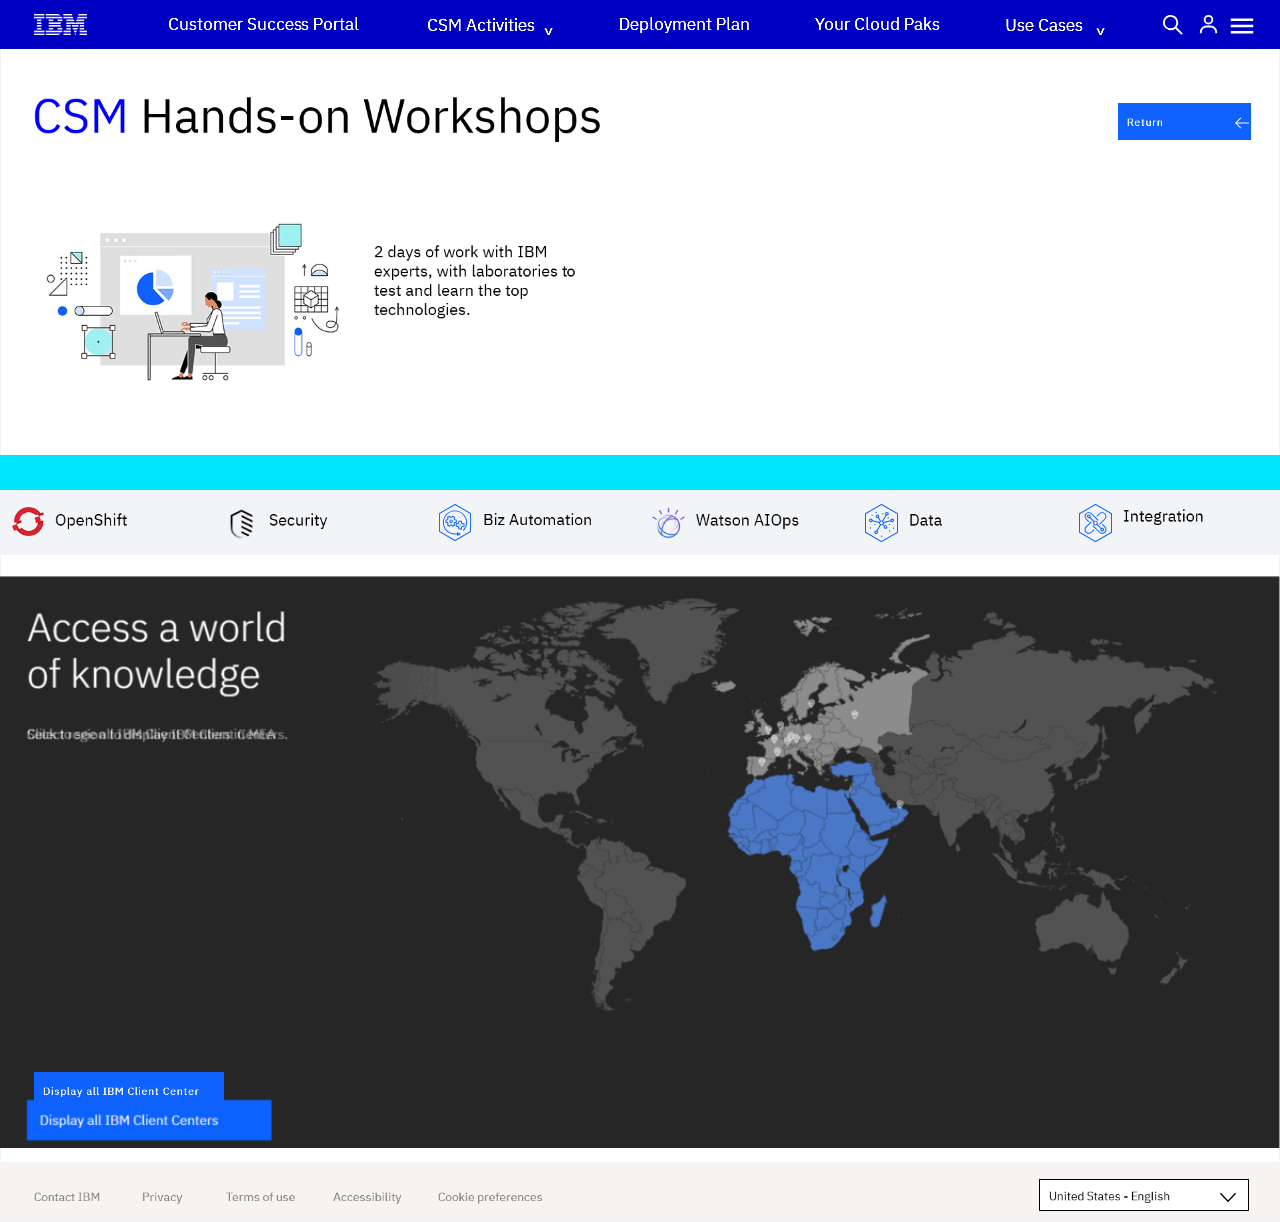
<file: workshops.html>
<!DOCTYPE html>
<html class="nojs html css_verticalspacer" lang="es-ES">
 <head>

  <meta http-equiv="Content-type" content="text/html;charset=UTF-8"/>
  <meta name="generator" content="2018.1.1.386"/>
  <meta name="viewport" content="width=device-width, initial-scale=1.0"/>
  
  <script type="text/javascript">
   // Update the 'nojs'/'js' class on the html node
document.documentElement.className = document.documentElement.className.replace(/\bnojs\b/g, 'js');

// Check that all required assets are uploaded and up-to-date
if(typeof Muse == "undefined") window.Muse = {}; window.Muse.assets = {"required":["museutils.js", "museconfig.js", "jquery.watch.js", "jquery.musepolyfill.bgsize.js", "jquery.musemenu.js", "require.js", "workshops.css"], "outOfDate":[]};
</script>
  
  <link rel="shortcut icon" href="images/master_1-favicon.ico?crc=391973681"/>
  <title>WorkShops</title>
  <!-- CSS -->
  <link rel="stylesheet" type="text/css" href="css/site_global.css?crc=3877175521"/>
  <link rel="stylesheet" type="text/css" href="css/master_master_1.css?crc=37282912"/>
  <link rel="stylesheet" type="text/css" href="css/workshops.css?crc=321961081" id="pagesheet"/>
  <!-- JS includes -->
  <!--[if lt IE 9]>
  <script src="scripts/html5shiv.js?crc=4241844378" type="text/javascript"></script>
  <![endif]-->
   </head>
 <body>

  <div class="clearfix borderbox" id="page"><!-- group -->
   <div class="clearfix grpelem" id="ppu14782-3"><!-- column -->
    <div class="clearfix colelem" id="pu14782-3"><!-- group -->
     <div class="browser_width grpelem" id="u14782-3-bw">
      <div class="clearfix" id="u14782-3"><!-- content -->
       <p>&nbsp;</p>
      </div>
     </div>
     <div class="grpelem" id="u102"><!-- simple frame --></div>
     <nav class="MenuBar clearfix grpelem" id="menuu129" data-sizePolicy="fixed" data-pintopage="page_fluidx"><!-- horizontal box -->
      <div class="MenuItemContainer clearfix grpelem" id="u130"><!-- vertical box -->
       <a class="nonblock nontext MenuItem MenuItemWithSubMenu clearfix colelem" id="u131" href="ibm-csm-portal.html"><!-- horizontal box --><div class="MenuItemLabel NoWrap grpelem" id="u133-4"><!-- rasterized frame --><div id="u133-4_clip"><img alt="Customer Success Portal" width="198" height="20" src="images/u133-4.png?crc=237387431"/></div></div></a>
      </div>
      <div class="MenuItemContainer clearfix grpelem" id="u267"><!-- vertical box -->
       <div class="MenuItem MenuItemWithSubMenu clearfix colelem" id="u268"><!-- horizontal box -->
        <div class="MenuItemLabel NoWrap grpelem" id="u269-5"><!-- rasterized frame -->
         <div id="u269-5_clip">
          <img alt="CSM Activities ⌄" width="132" height="24" src="images/u269-5.png?crc=3782421263"/>
         </div>
        </div>
       </div>
       <div class="SubMenu MenuLevel1 clearfix" id="u272"><!-- vertical box -->
        <ul class="SubMenuView clearfix colelem" id="u273"><!-- vertical box -->
         <li class="MenuItemContainer clearfix colelem" id="u722"><!-- horizontal box --><a class="nonblock nontext MenuItem MenuItemWithSubMenu clearfix grpelem" id="u724" href="assessment.html" data-sizePolicy="fixed" data-pintopage="page_fixedLeft"><!-- horizontal box --><img class="MenuItemLabel NoWrap grpelem" id="u728-4" alt="Assessments" width="108" height="24" src="images/u728-4.png?crc=80024935"/><!-- rasterized frame --></a></li>
         <li class="MenuItemContainer clearfix colelem" id="u754"><!-- horizontal box --><a class="nonblock nontext MenuItem MenuItemWithSubMenu MuseMenuActive clearfix grpelem" id="u755" href="workshops.html" data-sizePolicy="fixed" data-pintopage="page_fixedLeft"><!-- horizontal box --><img class="MenuItemLabel NoWrap grpelem" id="u758-4" alt="Workshops" width="93" height="24" src="images/u758-4.png?crc=222568036"/><!-- rasterized frame --></a></li>
        </ul>
       </div>
      </div>
      <div class="MenuItemContainer clearfix grpelem" id="u246"><!-- vertical box -->
       <a class="nonblock nontext MenuItem MenuItemWithSubMenu clearfix colelem" id="u247" href="assets/rsi---reuni%c3%b3n-anual.pdf"><!-- horizontal box --><div class="MenuItemLabel NoWrap grpelem" id="u248-4"><!-- rasterized frame --><div id="u248-4_clip"><img alt="Deployment Plan" width="136" height="20" src="images/u248-4.png?crc=206305789"/></div></div></a>
      </div>
      <div class="MenuItemContainer clearfix grpelem" id="u225"><!-- vertical box -->
       <a class="nonblock nontext MenuItem MenuItemWithSubMenu clearfix colelem" id="u226" href="cp-entitlements.html"><!-- horizontal box --><div class="MenuItemLabel NoWrap grpelem" id="u227-4"><!-- rasterized frame --><div id="u227-4_clip"><img alt="Your Cloud Paks" width="130" height="20" src="images/u227-4.png?crc=4282218339"/></div></div></a>
      </div>
      <div class="MenuItemContainer clearfix grpelem" id="u204"><!-- vertical box -->
       <div class="MenuItem MenuItemWithSubMenu clearfix colelem" id="u205"><!-- horizontal box -->
        <div class="MenuItemLabel NoWrap grpelem" id="u206-5"><!-- rasterized frame -->
         <div id="u206-5_clip">
          <img alt="Use Cases ⌄" width="105" height="24" src="images/u206-5.png?crc=4021655778"/>
         </div>
        </div>
       </div>
       <div class="SubMenu MenuLevel1 clearfix" id="u209"><!-- vertical box -->
        <ul class="SubMenuView clearfix colelem" id="u210"><!-- vertical box -->
         <li class="MenuItemContainer clearfix colelem" id="u543"><!-- horizontal box --><a class="nonblock nontext MenuItem MenuItemWithSubMenu clearfix grpelem" id="u545" href="https://www.ibm.com/cloud/cloud-pak-for-watson-aiops#2756255" data-sizePolicy="fixed" data-pintopage="page_fixedLeft"><!-- horizontal box --><img class="MenuItemLabel NoWrap grpelem" id="u549-4" alt="Cloud Pak for AIOps" width="166" height="24" src="images/u549-4.png?crc=279806990"/><!-- rasterized frame --></a></li>
         <li class="MenuItemContainer clearfix colelem" id="u677"><!-- horizontal box --><a class="nonblock nontext MenuItem MenuItemWithSubMenu clearfix grpelem" id="u678" href="https://www.ibm.com/cloud/cloud-pak-for-business-automation#dyntabs-2756747" data-sizePolicy="fixed" data-pintopage="page_fixedLeft"><!-- horizontal box --><img class="MenuItemLabel NoWrap grpelem" id="u681-4" alt="Cloud Pak for Business Automation" width="284" height="24" src="images/u681-4.png?crc=189645146"/><!-- rasterized frame --></a></li>
         <li class="MenuItemContainer clearfix colelem" id="u656"><!-- horizontal box --><a class="nonblock nontext MenuItem MenuItemWithSubMenu clearfix grpelem" id="u657" href="https://www.ibm.com/products/cloud-pak-for-data#dyntabs-3068496" data-sizePolicy="fixed" data-pintopage="page_fixedLeft"><!-- horizontal box --><img class="MenuItemLabel NoWrap grpelem" id="u660-4" alt="Cloud Pak for Data" width="152" height="24" src="images/u660-4.png?crc=4245262667"/><!-- rasterized frame --></a></li>
         <li class="MenuItemContainer clearfix colelem" id="u635"><!-- horizontal box --><a class="nonblock nontext MenuItem MenuItemWithSubMenu clearfix grpelem" id="u636" href="https://www.ibm.com/products/cloud-pak-for-security#dyntabs-2678201" data-sizePolicy="fixed" data-pintopage="page_fixedLeft"><!-- horizontal box --><img class="MenuItemLabel NoWrap grpelem" id="u639-4" alt="Cloud Pak for Security" width="180" height="24" src="images/u639-4.png?crc=382890765"/><!-- rasterized frame --></a></li>
         <li class="MenuItemContainer clearfix colelem" id="u614"><!-- horizontal box --><a class="nonblock nontext MenuItem MenuItemWithSubMenu clearfix grpelem" id="u615" href="https://www.ibm.com/cloud/openshift#3019546" data-sizePolicy="fixed" data-pintopage="page_fixedLeft"><!-- horizontal box --><img class="MenuItemLabel NoWrap grpelem" id="u618-4" alt="Red Hat OpenShift" width="151" height="24" src="images/u618-4.png?crc=305558065"/><!-- rasterized frame --></a></li>
        </ul>
       </div>
      </div>
     </nav>
     <div class="grpelem" id="u943"><!-- simple frame --></div>
     <div class="grpelem" id="u978"><!-- simple frame --></div>
     <div class="grpelem" id="u1588"><!-- simple frame --></div>
    </div>
    <div class="clearfix colelem" id="pu19272"><!-- group -->
     <div class="museBGSize grpelem" id="u19272"><!-- simple frame --></div>
     <a class="nonblock nontext Button clearfix grpelem" id="buttonu18366" href="ibm-csm-portal.html" data-visibility="changed" style="visibility:hidden"><!-- container box --><div class="grpelem" id="u18367"><!-- state-based BG images --><img alt="Return" src="images/blank.gif?crc=4208392903"/><div class="fluid_height_spacer"></div></div><div class="museBGSize grpelem" id="u18368" data-mu-ie-matrix="progid:DXImageTransform.Microsoft.Matrix(M11=-1,M12=0,M21=0,M22=-1,SizingMethod='auto expand')" data-mu-ie-matrix-dx="0" data-mu-ie-matrix-dy="0"><!-- simple frame --></div></a>
     <img class="grpelem" id="u18375-5" alt="CSM Hands-on Workshops" src="images/u18375-5.png?crc=121395967" data-image-width="880"/><!-- rasterized frame -->
     <img class="grpelem" id="u19112-4" alt="2 days of work with IBM experts, with laboratories to test and learn the top technologies." src="images/u19112-4.png?crc=75337633" data-image-width="306"/><!-- rasterized frame -->
    </div>
    <div class="browser_width colelem" id="u19275-bw">
     <div class="transition" id="u19275"><!-- simple frame --></div>
    </div>
    <div class="clearfix colelem" id="pu19278"><!-- group -->
     <a class="nonblock nontext clearfix grpelem" id="u19278" href="assets/app-modernization-7-8-y-9-junio.pdf"><!-- group --><div class="museBGSize grpelem" id="u19279"><!-- simple frame --></div><img class="grpelem" id="u19280-4" alt="OpenShift" src="images/u19280-4.png?crc=249462908" data-image-width="139"/><!-- rasterized frame --></a>
     <div class="clearfix grpelem" id="u18373"><!-- group -->
      <div class="museBGSize grpelem" id="u18355"><!-- simple frame --></div>
      <img class="grpelem" id="u18365-4" alt="Security" src="images/u18365-4.png?crc=4156492962" data-image-width="113"/><!-- rasterized frame -->
     </div>
     <a class="nonblock nontext clearfix grpelem" id="u18370" href="assets/cp4ba_filenet_workshop_lab.pdf"><!-- group --><div class="museBGSize grpelem" id="u18359"><!-- simple frame --></div><img class="grpelem" id="u18358-4" alt="Biz Automation" src="images/u18358-4.png?crc=371714497" data-image-width="183"/><!-- rasterized frame --></a>
     <div class="clearfix grpelem" id="u18361"><!-- group -->
      <div class="museBGSize grpelem" id="u18363"><!-- simple frame --></div>
      <img class="grpelem" id="u18357-4" alt="Watson AIOps" src="images/u18357-4.png?crc=3970496819" data-image-width="177"/><!-- rasterized frame -->
     </div>
     <a class="nonblock nontext clearfix grpelem" id="u18362" href="assets/datastage-workshop-invite-1.pdf"><!-- group --><div class="museBGSize grpelem" id="u18360"><!-- simple frame --></div><img class="grpelem" id="u18376-4" alt="Data" src="images/u18376-4.png?crc=4219177241" data-image-width="99"/><!-- rasterized frame --></a>
     <a class="nonblock nontext clearfix grpelem" id="u18374" href="assets/cp4i-29-y-30-junio-clientes.pdf"><!-- group --><div class="museBGSize grpelem" id="u18372"><!-- simple frame --></div><img class="grpelem" id="u18369-4" alt="Integration" src="images/u18369-4.png?crc=3973813498" data-image-width="163"/><!-- rasterized frame --></a>
    </div>
    <div class="browser_width colelem" id="u19291-bw">
     <div class="museBGSize" id="u19291"><!-- group -->
      <div class="clearfix" id="u19291_align_to_page">
       <a class="nonblock nontext Button clearfix grpelem" id="buttonu19308" href="https://www.ibm.com/ibm/clientcenter/all-centers/" data-visibility="changed" style="visibility:hidden"><!-- container box --><div class="grpelem" id="u19309"><!-- state-based BG images --><img alt="Display all IBM Client Center" src="images/blank.gif?crc=4208392903"/><div class="fluid_height_spacer"></div></div></a>
      </div>
     </div>
    </div>
   </div>
   <div class="verticalspacer" data-offset-top="1139" data-content-above-spacer="1138" data-content-below-spacer="60" data-sizePolicy="fixed" data-pintopage="page_fixedLeft"></div>
   <div class="clearfix grpelem" id="pu15986"><!-- group -->
    <div class="browser_width grpelem" id="u15986-bw">
     <div id="u15986"><!-- group -->
      <div class="clearfix" id="u15986_align_to_page">
       <div class="clearfix grpelem" id="u15992"><!-- group -->
        <img class="grpelem" id="u15994-4" alt="United States - English " src="images/u15994-4.png?crc=424388871" data-image-width="191"/><!-- rasterized frame -->
        <div class="grpelem" id="u15993"><!-- simple frame --></div>
       </div>
      </div>
     </div>
    </div>
    <a class="nonblock nontext grpelem" id="u15987" href="https://www.ibm.com/contact/us/en/?lnk=flg-cont-usen"><!-- state-based BG images --><div id="u15987_states"><img alt="Contact IBM" src="images/blank.gif?crc=4208392903"/><div class="fluid_height_spacer"></div></div></a>
    <a class="nonblock nontext grpelem" id="u15988" href="https://www.ibm.com/privacy?lnk=flg-priv-usen"><!-- state-based BG images --><div id="u15988_states"><img alt="Privacy" src="images/blank.gif?crc=4208392903"/><div class="fluid_height_spacer"></div></div></a>
    <a class="nonblock nontext grpelem" id="u15989" href="https://www.ibm.com/legal?lnk=flg-tous-usen"><!-- state-based BG images --><div id="u15989_states"><img alt="Terms of use" src="images/blank.gif?crc=4208392903"/><div class="fluid_height_spacer"></div></div></a>
    <a class="nonblock nontext grpelem" id="u15990" href="https://www.ibm.com/able/?lnk=flg-acce-usen"><!-- state-based BG images --><div id="u15990_states"><img alt="Accessibility" src="images/blank.gif?crc=4208392903"/><div class="fluid_height_spacer"></div></div></a>
    <a class="nonblock nontext grpelem" id="u15991" href="https://www.ibm.com/docs/en/rational-change/5.3.1?topic=overview-cookie-policy"><!-- state-based BG images --><div id="u15991_states"><img alt="Cookie preferences" src="images/blank.gif?crc=4208392903"/><div class="fluid_height_spacer"></div></div></a>
   </div>
  </div>
  <div class="preload_images">
   <img class="preload" src="images/u18367-r.png?crc=246768124" alt=""/>
   <img class="preload" src="images/u19309-r.png?crc=59884810" alt=""/>
   <img class="preload" src="images/u15987_states-r.png?crc=84275331" alt=""/>
   <img class="preload" src="images/u15988_states-r.png?crc=4153849372" alt=""/>
   <img class="preload" src="images/u15989_states-r.png?crc=530146347" alt=""/>
   <img class="preload" src="images/u15990_states-r.png?crc=4129301068" alt=""/>
   <img class="preload" src="images/u15991_states-r.png?crc=3997564961" alt=""/>
  </div>
  <!-- Other scripts -->
  <script type="text/javascript">
   // Decide whether to suppress missing file error or not based on preference setting
var suppressMissingFileError = false
</script>
  <script type="text/javascript">
   window.Muse.assets.check=function(c){if(!window.Muse.assets.checked){window.Muse.assets.checked=!0;var b={},d=function(a,b){if(window.getComputedStyle){var c=window.getComputedStyle(a,null);return c&&c.getPropertyValue(b)||c&&c[b]||""}if(document.documentElement.currentStyle)return(c=a.currentStyle)&&c[b]||a.style&&a.style[b]||"";return""},a=function(a){if(a.match(/^rgb/))return a=a.replace(/\s+/g,"").match(/([\d\,]+)/gi)[0].split(","),(parseInt(a[0])<<16)+(parseInt(a[1])<<8)+parseInt(a[2]);if(a.match(/^\#/))return parseInt(a.substr(1),
16);return 0},f=function(f){for(var g=document.getElementsByTagName("link"),j=0;j<g.length;j++)if("text/css"==g[j].type){var l=(g[j].href||"").match(/\/?css\/([\w\-]+\.css)\?crc=(\d+)/);if(!l||!l[1]||!l[2])break;b[l[1]]=l[2]}g=document.createElement("div");g.className="version";g.style.cssText="display:none; width:1px; height:1px;";document.getElementsByTagName("body")[0].appendChild(g);for(j=0;j<Muse.assets.required.length;){var l=Muse.assets.required[j],k=l.match(/([\w\-\.]+)\.(\w+)$/),i=k&&k[1]?
k[1]:null,k=k&&k[2]?k[2]:null;switch(k.toLowerCase()){case "css":i=i.replace(/\W/gi,"_").replace(/^([^a-z])/gi,"_$1");g.className+=" "+i;i=a(d(g,"color"));k=a(d(g,"backgroundColor"));i!=0||k!=0?(Muse.assets.required.splice(j,1),"undefined"!=typeof b[l]&&(i!=b[l]>>>24||k!=(b[l]&16777215))&&Muse.assets.outOfDate.push(l)):j++;g.className="version";break;case "js":j++;break;default:throw Error("Unsupported file type: "+k);}}c?c().jquery!="1.8.3"&&Muse.assets.outOfDate.push("jquery-1.8.3.min.js"):Muse.assets.required.push("jquery-1.8.3.min.js");
g.parentNode.removeChild(g);if(Muse.assets.outOfDate.length||Muse.assets.required.length)g="Puede que determinados archivos falten en el servidor o sean incorrectos. Limpie la cache del navegador e inténtelo de nuevo. Si el problema persiste, póngase en contacto con el administrador del sitio web.",f&&Muse.assets.outOfDate.length&&(g+="\nOut of date: "+Muse.assets.outOfDate.join(",")),f&&Muse.assets.required.length&&(g+="\nMissing: "+Muse.assets.required.join(",")),suppressMissingFileError?(g+="\nUse SuppressMissingFileError key in AppPrefs.xml to show missing file error pop up.",console.log(g)):alert(g)};location&&location.search&&location.search.match&&location.search.match(/muse_debug/gi)?
setTimeout(function(){f(!0)},5E3):f()}};
var muse_init=function(){require.config({baseUrl:""});require(["jquery","museutils","whatinput","jquery.watch","jquery.musemenu","jquery.musepolyfill.bgsize"],function(c){var $ = c;$(document).ready(function(){try{
window.Muse.assets.check($);/* body */
Muse.Utils.transformMarkupToFixBrowserProblemsPreInit();/* body */
Muse.Utils.prepHyperlinks(true);/* body */
Muse.Utils.resizeHeight('.browser_width');/* resize height */
Muse.Utils.requestAnimationFrame(function() { $('body').addClass('initialized'); });/* mark body as initialized */
Muse.Utils.makeButtonsVisibleAfterSettingMinWidth();/* body */
Muse.Utils.initWidget('.MenuBar', ['#bp_infinity'], function(elem) { return $(elem).museMenu(); });/* unifiedNavBar */
Muse.Utils.fullPage('#page');/* 100% height page */
Muse.Utils.showWidgetsWhenReady();/* body */
Muse.Utils.transformMarkupToFixBrowserProblems();/* body */
}catch(b){if(b&&"function"==typeof b.notify?b.notify():Muse.Assert.fail("Error calling selector function: "+b),false)throw b;}})})};

</script>
  <!-- RequireJS script -->
  <script src="scripts/require.js?crc=4177726516" type="text/javascript" async data-main="scripts/museconfig.js?crc=3936894949" onload="if (requirejs) requirejs.onError = function(requireType, requireModule) { if (requireType && requireType.toString && requireType.toString().indexOf && 0 <= requireType.toString().indexOf('#scripterror')) window.Muse.assets.check(); }" onerror="window.Muse.assets.check();"></script>
   </body>
</html>
</file>
<file: css/site_global.css>
html{min-height:100%;min-width:100%;-ms-text-size-adjust:none;}body,div,dl,dt,dd,ul,ol,li,nav,h1,h2,h3,h4,h5,h6,pre,code,form,fieldset,legend,input,button,textarea,p,blockquote,th,td,a{margin:0px;padding:0px;border-width:0px;border-style:solid;border-color:transparent;-webkit-transform-origin:left top;-ms-transform-origin:left top;-o-transform-origin:left top;transform-origin:left top;background-repeat:no-repeat;}button.submit-btn{-moz-box-sizing:content-box;-webkit-box-sizing:content-box;box-sizing:content-box;}.transition{-webkit-transition-property:background-image,background-position,background-color,border-color,border-radius,color,font-size,font-style,font-weight,letter-spacing,line-height,text-align,box-shadow,text-shadow,opacity;transition-property:background-image,background-position,background-color,border-color,border-radius,color,font-size,font-style,font-weight,letter-spacing,line-height,text-align,box-shadow,text-shadow,opacity;}.transition *{-webkit-transition:inherit;transition:inherit;}table{border-collapse:collapse;border-spacing:0px;}fieldset,img{border:0px;border-style:solid;-webkit-transform-origin:left top;-ms-transform-origin:left top;-o-transform-origin:left top;transform-origin:left top;}address,caption,cite,code,dfn,em,strong,th,var,optgroup{font-style:inherit;font-weight:inherit;}del,ins{text-decoration:none;}li{list-style:none;}caption,th{text-align:left;}h1,h2,h3,h4,h5,h6{font-size:100%;font-weight:inherit;}input,button,textarea,select,optgroup,option{font-family:inherit;font-size:inherit;font-style:inherit;font-weight:inherit;}.form-grp input,.form-grp textarea{-webkit-appearance:none;-webkit-border-radius:0;}body{font-family:Arial, Helvetica Neue, Helvetica, sans-serif;text-align:left;font-size:14px;line-height:17px;word-wrap:break-word;text-rendering:optimizeLegibility;-moz-font-feature-settings:'liga';-ms-font-feature-settings:'liga';-webkit-font-feature-settings:'liga';font-feature-settings:'liga';}a{color:inherit;text-decoration:inherit;}a:link{color:#7F7F7F;text-decoration:underline;}a:visited{color:#800080;text-decoration:underline;}a:hover{color:#0000FF;text-decoration:underline;}a:active{color:#EE0000;text-decoration:underline;}a.nontext{color:black;text-decoration:none;font-style:normal;font-weight:normal;}.normal_text{color:#000000;direction:ltr;font-family:Arial, Helvetica Neue, Helvetica, sans-serif;font-size:14px;font-style:normal;font-weight:normal;letter-spacing:0px;line-height:17px;text-align:left;text-decoration:none;text-indent:0px;text-transform:none;vertical-align:0px;padding:0px;}.list0 li:before{position:absolute;right:100%;letter-spacing:0px;text-decoration:none;font-weight:normal;font-style:normal;}.rtl-list li:before{right:auto;left:100%;}.nls-None > li:before,.nls-None .list3 > li:before,.nls-None .list6 > li:before{margin-right:6px;content:'•';}.nls-None .list1 > li:before,.nls-None .list4 > li:before,.nls-None .list7 > li:before{margin-right:6px;content:'○';}.nls-None,.nls-None .list1,.nls-None .list2,.nls-None .list3,.nls-None .list4,.nls-None .list5,.nls-None .list6,.nls-None .list7,.nls-None .list8{padding-left:34px;}.nls-None.rtl-list,.nls-None .list1.rtl-list,.nls-None .list2.rtl-list,.nls-None .list3.rtl-list,.nls-None .list4.rtl-list,.nls-None .list5.rtl-list,.nls-None .list6.rtl-list,.nls-None .list7.rtl-list,.nls-None .list8.rtl-list{padding-left:0px;padding-right:34px;}.nls-None .list2 > li:before,.nls-None .list5 > li:before,.nls-None .list8 > li:before{margin-right:6px;content:'-';}.nls-None.rtl-list > li:before,.nls-None .list1.rtl-list > li:before,.nls-None .list2.rtl-list > li:before,.nls-None .list3.rtl-list > li:before,.nls-None .list4.rtl-list > li:before,.nls-None .list5.rtl-list > li:before,.nls-None .list6.rtl-list > li:before,.nls-None .list7.rtl-list > li:before,.nls-None .list8.rtl-list > li:before{margin-right:0px;margin-left:6px;}.TabbedPanelsTab{white-space:nowrap;}.MenuBar .MenuBarView,.MenuBar .SubMenuView{display:block;list-style:none;}.MenuBar .SubMenu{display:none;position:absolute;}.NoWrap{white-space:nowrap;word-wrap:normal;}.rootelem{margin-left:auto;margin-right:auto;}.colelem{display:inline;float:left;clear:both;}.clearfix:after{content:"\0020";visibility:hidden;display:block;height:0px;clear:both;}*:first-child+html .clearfix{zoom:1;}.clip_frame{overflow:hidden;}.popup_anchor{position:relative;width:0px;height:0px;}.allow_click_through *{pointer-events:auto;}.popup_element{z-index:100000;}.svg{display:block;vertical-align:top;}span.wrap{content:'';clear:left;display:block;}span.actAsInlineDiv{display:inline-block;}.position_content,.excludeFromNormalFlow{float:left;}.preload_images{position:absolute;overflow:hidden;left:-9999px;top:-9999px;height:1px;width:1px;}.preload{height:1px;width:1px;}.animateStates{-webkit-transition:0.3s ease-in-out;-moz-transition:0.3s ease-in-out;-o-transition:0.3s ease-in-out;transition:0.3s ease-in-out;}[data-whatinput="mouse"] *:focus,[data-whatinput="touch"] *:focus,input:focus,textarea:focus{outline:none;}textarea{resize:none;overflow:auto;}.allow_click_through,.fld-prompt{pointer-events:none;}.wrapped-input{position:absolute;top:0px;left:0px;background:transparent;border:none;}.submit-btn{z-index:50000;cursor:pointer;}.anchor_item{width:22px;height:18px;}.MenuBar .SubMenuVisible,.MenuBarVertical .SubMenuVisible,.MenuBar .SubMenu .SubMenuVisible,.popup_element.Active,span.actAsPara,.actAsDiv,a.nonblock.nontext,img.block{display:block;}.widget_invisible,.js .invi,.js .mse_pre_init{visibility:hidden;}.ose_ei{visibility:hidden;z-index:0;}.no_vert_scroll{overflow-y:hidden;}.always_vert_scroll{overflow-y:scroll;}.always_horz_scroll{overflow-x:scroll;}.fullscreen{overflow:hidden;left:0px;top:0px;position:fixed;height:100%;width:100%;-moz-box-sizing:border-box;-webkit-box-sizing:border-box;-ms-box-sizing:border-box;box-sizing:border-box;}.fullwidth{position:absolute;}.borderbox{-moz-box-sizing:border-box;-webkit-box-sizing:border-box;-ms-box-sizing:border-box;box-sizing:border-box;}.scroll_wrapper{position:absolute;overflow:auto;left:0px;right:0px;top:0px;bottom:0px;padding-top:0px;padding-bottom:0px;margin-top:0px;margin-bottom:0px;}.browser_width > *{position:absolute;left:0px;right:0px;}.grpelem,.accordion_wrapper{display:inline;float:left;}.fld-checkbox input[type=checkbox],.fld-radiobutton input[type=radio]{position:absolute;overflow:hidden;clip:rect(0px, 0px, 0px, 0px);height:1px;width:1px;margin:-1px;padding:0px;border:0px;}.fld-checkbox input[type=checkbox] + label,.fld-radiobutton input[type=radio] + label{display:inline-block;background-repeat:no-repeat;cursor:pointer;float:left;width:100%;height:100%;}.pointer_cursor,.fld-recaptcha-mode,.fld-recaptcha-refresh,.fld-recaptcha-help{cursor:pointer;}p,h1,h2,h3,h4,h5,h6,ol,ul,span.actAsPara{max-height:1000000px;}.superscript{vertical-align:super;font-size:66%;line-height:0px;}.subscript{vertical-align:sub;font-size:66%;line-height:0px;}.horizontalSlideShow{-ms-touch-action:pan-y;touch-action:pan-y;}.verticalSlideShow{-ms-touch-action:pan-x;touch-action:pan-x;}.colelem100,.verticalspacer{clear:both;}.list0 li,.MenuBar .MenuItemContainer,.SlideShowContentPanel .fullscreen img,.css_verticalspacer .verticalspacer{position:relative;}.popup_element.Inactive,.js .disn,.js .an_invi,.hidden,.breakpoint{display:none;}#muse_css_mq{position:absolute;display:none;background-color:#FFFFFE;}.fluid_height_spacer{width:0.01px;}.muse_check_css{display:none;position:fixed;}@media screen and (-webkit-min-device-pixel-ratio:0){body{text-rendering:auto;}}
</file>
<file: css/master_master_2.css>
#u14946-3{border-width:0px;border-color:transparent;background-color:#262626;}#u14947{opacity:1;-ms-filter:"progid:DXImageTransform.Microsoft.Alpha(Opacity=100)";filter:alpha(opacity=100);background:transparent url("../images/ibm-logo-black-and-white.png?crc=445579701") no-repeat center center;background-size:contain;}#u15216-4{background-color:transparent;font-size:24px;color:#FFFFFF;line-height:29px;}#u15220-4{display:block;vertical-align:top;}
</file>
<file: css/index.css>
.version.index{color:#00000B;background-color:#79F76E;}#page{z-index:1;min-height:712.9000000000001px;background-image:none;border-width:0px;border-color:#000000;background-color:transparent;padding-bottom:0px;width:100%;max-width:1920px;margin-left:auto;margin-right:auto;}#pu14946-3{z-index:2;width:100%;}.js body{visibility:hidden;}.js body.initialized{visibility:visible;}#u14946-3,#u14946-3-bw{z-index:2;min-height:49px;}#u14947{z-index:5;height:31px;position:relative;margin-right:-10000px;margin-top:9px;width:8.34%;}#u15216-4{z-index:6;min-height:19px;position:relative;margin-right:-10000px;margin-top:9px;width:0.79%;left:8.44%;}#u15220-4{z-index:10;position:relative;margin-right:-10000px;margin-top:14px;width:3.49%;left:9.64%;}#u14925{z-index:14;min-height:673.9376544999999px;opacity:1;-ms-filter:"progid:DXImageTransform.Microsoft.Alpha(Opacity=100)";filter:alpha(opacity=100);padding-bottom:0px;background:transparent url("../images/descarga.jpg?crc=268417237") no-repeat center center;background-size:cover;}#u14925_align_to_page{margin-left:auto;margin-right:auto;position:relative;max-width:1920px;padding-top:89px;padding-bottom:41px;}#u15223{z-index:15;height:87px;opacity:1;-ms-filter:"progid:DXImageTransform.Microsoft.Alpha(Opacity=100)";filter:alpha(opacity=100);position:relative;width:5.37%;left:5.11%;background:transparent url("../images/8680019_shield_user_line_icon.svg?crc=3934409432") no-repeat center center;background-size:cover;}.nosvg #u15223{background-image:url('../images/8680019_shield_user_line_icon_poster_u15363.png?crc=209685933');}#u15226-6{z-index:16;display:block;vertical-align:top;margin-top:16px;position:relative;width:26.72%;left:5.11%;}#u15383-6{z-index:57;display:block;vertical-align:top;margin-top:4px;position:relative;left:5.11%;}#pwidgetu15232{z-index:22;margin-top:31px;position:relative;width:100%;}#widgetu15232{z-index:22;position:relative;margin-right:-10000px;width:39.85%;left:13.7%;}#widgetu15245{z-index:23;border-width:0px;border-color:transparent;background-color:transparent;position:relative;width:52.03%;}#widgetu15245.fld-err-st{background-color:transparent;border-radius:0px;min-height:0px;width:52.03%;margin:0px 0px 0px 0%;}#u15248-3{z-index:24;min-height:31px;border-style:solid;border-color:#FFFFFF;background-color:#262626;position:relative;margin-right:-10000px;width:100%;padding:6px 0px;border-width:0px 0px 1px;}#widgetu15245.non-empty-st #u15248-3{border-style:solid;border-width:2px;margin:-2px -10002px -1px -0.5025125628140703%;}#widgetu15245:hover #u15248-3{border-style:solid;border-width:2px;border-color:#FFFFFF;padding-top:6px;padding-bottom:6px;min-height:31px;width:100%;margin:-2px -10002px -1px -0.5025125628140703%;}#widgetu15245.focus-st #u15248-3{border-style:solid;border-width:2px;border-color:#FFFFFF;padding-top:6px;padding-bottom:6px;min-height:31px;width:100%;margin:-2px -10002px -1px -0.5025125628140703%;}#widgetu15245.fld-err-st #u15248-3{border-style:solid;border-width:2px;border-color:#D7244C;padding-top:6px;padding-bottom:6px;min-height:31px;width:100%;margin:-2px -10002px -1px -0.5025125628140703%;}#widgetu15245.non-empty-st #u15248-3 *{color:#666666;font-style:normal;}#widgetu15245:hover #u15248-3 *{color:#666666;font-style:normal;}#widgetu15245.focus-st #u15248-3 *{color:#666666;font-style:normal;}#widgetu15245.fld-err-st #u15248-3 *{color:#D7244C;font-style:italic;}#u15248-2{color:#B5B5B5;line-height:20px;text-align:left;font-size:20px;font-family:Helvetica, Helvetica Neue, Arial, sans-serif;margin-left:6px;margin-right:6px;position:relative;}#widgetu15245_input{position:absolute;color:#B5B5B5;text-align:left;font-family:Helvetica, Helvetica Neue, Arial, sans-serif;font-size:20px;min-height:31px;width:100%;}#pu15237-4{z-index:27;margin-top:176px;width:88.76%;margin-left:11.25%;}#u15237-4{z-index:27;min-height:21px;background-color:transparent;opacity:0;-ms-filter:"progid:DXImageTransform.Microsoft.Alpha(Opacity=0)";filter:alpha(opacity=0);padding-top:4px;font-size:12px;line-height:14px;font-family:Palatino, Palatino Linotype, Georgia, Times, Times New Roman, serif;position:relative;margin-right:-10000px;width:58.92%;left:41.09%;}#widgetu15232.frm-sub-st #u15237-4 p{color:#999999;font-size:14px;line-height:1;font-family:Helvetica, Helvetica Neue, Arial, sans-serif;font-style:italic;}#u15238-4{z-index:31;min-height:21px;background-color:transparent;opacity:0;-ms-filter:"progid:DXImageTransform.Microsoft.Alpha(Opacity=0)";filter:alpha(opacity=0);padding-top:4px;color:#FF0000;line-height:14px;font-size:12px;font-family:Palatino, Palatino Linotype, Georgia, Times, Times New Roman, serif;position:relative;margin-right:-10000px;width:58.92%;left:41.09%;}#widgetu15232.frm-subm-err-st #u15238-4 p{color:#D7244C;font-size:14px;line-height:1;font-family:Helvetica, Helvetica Neue, Arial, sans-serif;font-style:italic;}#u15239-3{z-index:35;min-height:21px;background-color:transparent;opacity:0;-ms-filter:"progid:DXImageTransform.Microsoft.Alpha(Opacity=0)";filter:alpha(opacity=0);padding-top:4px;color:#00FF00;line-height:12px;font-size:12px;font-family:Palatino, Palatino Linotype, Georgia, Times, Times New Roman, serif;position:relative;margin-right:-10000px;width:58.92%;left:41.09%;}#widgetu15232.frm-sub-st #u15237-4,#widgetu15232.frm-subm-err-st #u15238-4,#widgetu15232.frm-subm-ok-st #u15239-3{opacity:1;-ms-filter:"progid:DXImageTransform.Microsoft.Alpha(Opacity=100)";filter:alpha(opacity=100);min-height:25px;}#widgetu15232.frm-subm-ok-st #u15239-3 p{color:#999999;font-size:14px;font-family:Helvetica, Helvetica Neue, Arial, sans-serif;font-style:italic;}#u15240-3{height:30px;border-width:0px;background-color:transparent;padding:0px;text-align:left;position:relative;margin-right:-10000px;width:38.3%;}#u15340{z-index:41;border-style:solid;border-color:#FFFFFF;background-color:#262626;padding-bottom:12px;position:relative;margin-right:-10000px;width:8.13%;left:5.11%;border-width:0px 0px 1px;}#u15346-4{z-index:42;display:block;vertical-align:top;position:relative;margin-right:-10000px;margin-top:10px;width:35.9%;left:8.34%;}#u15352{z-index:46;height:20px;opacity:1;-ms-filter:"progid:DXImageTransform.Microsoft.Alpha(Opacity=100)";filter:alpha(opacity=100);position:relative;margin-right:-10000px;margin-top:10px;width:14.11%;left:78.85%;background:transparent url("../images/211687_down_arrow_icon%20(2).svg?crc=232306679") no-repeat center center;background-size:cover;}.nosvg #u15352{background-image:url('../images/211687_down_arrow_icon%20(2)_poster_u15355.png?crc=292075352');}#u15371-5{z-index:47;display:block;vertical-align:top;position:relative;margin-right:-10000px;margin-top:101px;width:10.42%;left:5.11%;}#buttonu15374{z-index:52;border-color:#787878;background-color:#0F62FE;padding-bottom:2px;position:relative;margin-right:-10000px;margin-top:56px;width:29.22%;left:5.11%;}#buttonu15374:hover{background-color:#0043CE;min-height:0px;width:29.22%;margin:56px -10000px 0px 0%;}#u15375{z-index:54;vertical-align:top;position:relative;margin-right:-10000px;margin-top:7px;width:21.93%;left:2.32%;background:transparent url("../images/u15375.png?crc=4074076668") no-repeat center;background-size:100%;}#u15375 .fluid_height_spacer{padding-bottom:18.69918699186992%;}#buttonu15374:hover #u15375{background:transparent url("../images/u15375-r.png?crc=4074076668") no-repeat center;background-size:100%;}#u15376{z-index:56;height:20px;opacity:1;-ms-filter:"progid:DXImageTransform.Microsoft.Alpha(Opacity=100)";filter:alpha(opacity=100);position:relative;margin-right:-10000px;margin-top:13px;width:4.28%;left:93.41%;background:transparent url("../images/8111413_rightlinearrow_right_arrow_direction_arrows_icon.svg?crc=348745649") no-repeat center center;background-size:contain;}.nosvg #u15376{background-image:url('../images/8111413_rightlinearrow_right_arrow_direction_arrows_icon_poster_u3388.png?crc=4222284636');}#buttonu15374:hover #u15376{background-repeat:no-repeat;background-position:center center;height:20px;min-height:0px;width:4.28%;margin:13px -10000px 0px 0%;background-size:contain;}#buttonu15374.ButtonSelected #u15376{background-repeat:no-repeat;background-position:center center;height:20px;min-height:0px;width:4.28%;margin:13px -10000px 0px 0%;background-size:contain;}#u15389-4{z-index:67;min-height:27px;background-color:transparent;color:#FFFFFF;position:relative;margin-right:-10000px;margin-top:177px;width:7.19%;left:6.72%;}#u15392{z-index:71;height:15px;border-style:solid;border-width:1px;border-color:#FFFFFF;background-color:transparent;position:relative;margin-right:-10000px;margin-top:177px;width:0.94%;left:5.06%;}#u15386-4{z-index:63;display:block;vertical-align:top;margin-top:24px;position:relative;left:5.11%;}#u14925-bw{z-index:14;min-height:673.9376544999999px;}.css_verticalspacer .verticalspacer{height:calc(100vh - 723px);}#muse_css_mq,.html{background-color:#FFFFFF;}body{position:relative;min-width:1080px;}
</file>
<file: css/master_master_1.css>
#u14782-3{border-width:0px;border-color:transparent;background-color:#0000C2;}#u102{opacity:1;-ms-filter:"progid:DXImageTransform.Microsoft.Alpha(Opacity=100)";filter:alpha(opacity=100);background:transparent url("../images/ibm-logo-black-and-white.png?crc=445579701") no-repeat center center;background-size:contain;}#u130,#u131{border-width:0px;background-color:transparent;}#u131:hover{background-color:#0000FF;}#u267,#u268{border-width:0px;background-color:transparent;}#u268:hover{background-color:#0000FF;}#u724{border-style:solid;border-width:1px;border-color:#E5E0DF;background-color:#0000C2;}#u724:hover{background-color:#4589FF;}#u755{border-style:solid;border-width:1px;border-color:#E5E0DF;background-color:#0000C2;}#u755:hover{background-color:#4589FF;}#u272,#u273,#u246,#u247{border-width:0px;background-color:transparent;}#u247:hover{background-color:#0000FF;}#u225,#u226{border-width:0px;background-color:transparent;}#u226:hover{background-color:#0000FF;}#u204,#u205{border-width:0px;background-color:transparent;}#u205:hover{background-color:#0000FF;}#u133-4_clip,#u269-5_clip,#u248-4_clip,#u227-4_clip,#u206-5_clip{overflow:hidden;display:block;vertical-align:top;}#u209{border-width:0px;background-color:transparent;}#menuu129,#u210{border-width:0px;border-color:transparent;background-color:transparent;}#u545{border-style:solid;border-width:1px;border-color:#E5E0DF;background-color:#0000C2;}#u210:hover,#u545:hover{background-color:#4589FF;}#u678{border-style:solid;border-width:1px;border-color:#E5E0DF;background-color:#0000C2;}#u678:hover{background-color:#4589FF;}#u657{border-style:solid;border-width:1px;border-color:#E5E0DF;background-color:#0000C2;}#u657:hover{background-color:#4589FF;}#u636{border-style:solid;border-width:1px;border-color:#E5E0DF;background-color:#0000C2;}#u636:hover{background-color:#4589FF;}#u131.MuseMenuActive,#u268.MuseMenuActive,#u722,#u754,#u247.MuseMenuActive,#u226.MuseMenuActive,#u205.MuseMenuActive,#u543,#u677,#u656,#u635,#u614{background-color:transparent;}#u615{border-style:solid;border-width:1px;border-color:#E5E0DF;background-color:#0000C2;}#u615:hover{background-color:#4589FF;}#u724.MuseMenuActive,#u755.MuseMenuActive,#u545.MuseMenuActive,#u678.MuseMenuActive,#u657.MuseMenuActive,#u636.MuseMenuActive,#u615.MuseMenuActive{background-color:#666666;}.MenuItem{cursor:pointer;}#u943{opacity:1;-ms-filter:"progid:DXImageTransform.Microsoft.Alpha(Opacity=100)";filter:alpha(opacity=100);background:transparent url("../images/4801315_glass_magnifier_magnifying_search_searching_icon.svg?crc=4030577851") no-repeat center center;background-size:contain;}.nosvg #u943{background-image:url('../images/4801315_glass_magnifier_magnifying_search_searching_icon_poster_u997.png?crc=4135044460');}#u978{opacity:1;-ms-filter:"progid:DXImageTransform.Microsoft.Alpha(Opacity=100)";filter:alpha(opacity=100);background:transparent url("../images/9054995_bx_user_icon%20(1).svg?crc=4003645911") no-repeat center center;background-size:contain;}.nosvg #u978{background-image:url('../images/9054995_bx_user_icon%20(1)_poster_u981.png?crc=273209896');}#u1588{opacity:1;-ms-filter:"progid:DXImageTransform.Microsoft.Alpha(Opacity=100)";filter:alpha(opacity=100);background:transparent url("../images/352539_menu_icon.svg?crc=4062668015") no-repeat center center;background-size:contain;}.nosvg #u1588{background-image:url('../images/352539_menu_icon_poster_u1591.png?crc=4204733181');}#u15986{background-color:#F7F3F2;}#u15986_align_to_page{max-width:1920px;}#u15992{border-style:solid;border-width:1px;border-color:#000000;background-color:#FFFFFF;}#u728-4,#u758-4,#u549-4,#u681-4,#u660-4,#u639-4,#u618-4,#u15994-4{display:block;vertical-align:top;}#u15993{opacity:1;-ms-filter:"progid:DXImageTransform.Microsoft.Alpha(Opacity=100)";filter:alpha(opacity=100);background:transparent url("../images/211687_down_arrow_icon%20(3).svg?crc=3876355807") no-repeat center center;background-size:cover;}.nosvg #u15993{background-image:url('../images/211687_down_arrow_icon%20(3)_poster_u15504.png?crc=4066467145');}#u15987_states{float:left;background:transparent url("../images/u15987_states.png?crc=84275331") no-repeat center;background-size:100%;}#u15987:hover #u15987_states{background:transparent url("../images/u15987_states-r.png?crc=84275331") no-repeat center;background-size:100%;}#u15988_states{float:left;background:transparent url("../images/u15988_states.png?crc=4153849372") no-repeat center;background-size:100%;}#u15988:hover #u15988_states{background:transparent url("../images/u15988_states-r.png?crc=4153849372") no-repeat center;background-size:100%;}#u15989_states{float:left;background:transparent url("../images/u15989_states.png?crc=530146347") no-repeat center;background-size:100%;}#u15989:hover #u15989_states{background:transparent url("../images/u15989_states-r.png?crc=530146347") no-repeat center;background-size:100%;}#u15990_states{float:left;background:transparent url("../images/u15990_states.png?crc=4129301068") no-repeat center;background-size:100%;}#u15990:hover #u15990_states{background:transparent url("../images/u15990_states-r.png?crc=4129301068") no-repeat center;background-size:100%;}#u15987,#u15988,#u15989,#u15990,#u15991{vertical-align:top;}#u15991_states{float:left;background:transparent url("../images/u15991_states.png?crc=3997564961") no-repeat center;background-size:100%;}#u15991:hover #u15991_states{background:transparent url("../images/u15991_states-r.png?crc=3997564961") no-repeat center;background-size:100%;}
</file>
<file: css/assessment.css>
.version.assessment{color:#0000FD;background-color:#B385FA;}#page{z-index:1;min-height:672px;background-image:none;border-style:solid;border-width:1px;border-color:#F2F4F8;background-color:transparent;width:100%;max-width:1920px;margin-left:auto;margin-right:auto;}#ppu14782-3{z-index:0;padding-bottom:0px;margin-right:-10000px;margin-top:-1px;width:100.21%;margin-left:-0.06%;}#pu14782-3{z-index:2;width:100%;}.js body{visibility:hidden;}.js body.initialized{visibility:visible;}#u14782-3,#u14782-3-bw{z-index:2;min-height:49px;}#u102{z-index:5;height:31px;position:relative;margin-right:-10000px;margin-top:9px;width:4.17%;left:2.61%;}#menuu129{z-index:6;width:1002px;height:38px;position:relative;margin-right:-10000px;margin-top:5px;left:10.73%;}#u130{width:259px;min-height:38px;position:relative;margin-right:-10000px;}#u131{width:259px;padding-bottom:18px;position:relative;}#u131:hover{width:259px;min-height:0px;margin:0px;}#u131.MuseMenuActive{width:259px;min-height:0px;margin:0px;}#u133-4_clip{width:198px;height:20px;}#u267{width:192px;min-height:38px;position:relative;margin-right:-10000px;left:259px;}#u268{width:192px;padding-bottom:14px;position:relative;}#u268:hover{width:192px;min-height:0px;margin:0px;}#u268.MuseMenuActive{width:192px;min-height:0px;margin:0px;}#u269-5_clip{width:132px;height:24px;}#u272{width:290px;top:38px;}#u724{width:288px;padding-bottom:17px;position:relative;margin-right:-10000px;}#u724:hover{width:288px;min-height:0px;margin:0px -10000px 0px 0px;}#u728-4{position:relative;margin-right:-10000px;top:8px;left:90px;}#u273,#u722,#u754{width:290px;position:relative;}#u755{width:288px;padding-bottom:17px;position:relative;margin-right:-10000px;}#u724.MuseMenuActive,#u755:hover{width:288px;min-height:0px;margin:0px -10000px 0px 0px;}#u755.MuseMenuActive{width:288px;min-height:0px;margin:0px -10000px 0px 0px;}#u758-4{position:relative;margin-right:-10000px;top:8px;left:98px;}#u246{width:196px;min-height:38px;position:relative;margin-right:-10000px;left:451px;}#u247{width:196px;padding-bottom:18px;position:relative;}#u247:hover{width:196px;min-height:0px;margin:0px;}#u247.MuseMenuActive{width:196px;min-height:0px;margin:0px;}#u248-4_clip{width:136px;height:20px;}#u225{width:190px;min-height:38px;position:relative;margin-right:-10000px;left:647px;}#u226{width:190px;padding-bottom:18px;position:relative;}#u226:hover{width:190px;min-height:0px;margin:0px;}#u226.MuseMenuActive{width:190px;min-height:0px;margin:0px;}#u227-4_clip{width:130px;height:20px;}#u133-4,#u248-4,#u227-4{position:relative;margin-right:-10000px;top:9px;left:30px;}#u204{width:165px;min-height:38px;position:relative;margin-right:-10000px;left:837px;}#u205{width:165px;padding-bottom:14px;position:relative;}#u205:hover{width:165px;min-height:0px;margin:0px;}#u205.MuseMenuActive{width:165px;min-height:0px;margin:0px;}#u206-5_clip{width:105px;height:24px;}#u269-5,#u206-5{position:relative;margin-right:-10000px;top:7px;left:30px;}#u209{width:305px;top:38px;}#u210{width:305px;position:relative;}#u210:hover{width:305px;min-height:0px;margin:0px;}#u545{width:303px;padding-bottom:19px;position:relative;margin-right:-10000px;}#u545:hover{width:303px;min-height:0px;margin:0px -10000px 0px 0px;}#u549-4{position:relative;margin-right:-10000px;top:9px;left:67px;}#u678{width:303px;padding-bottom:19px;position:relative;margin-right:-10000px;}#u545.MuseMenuActive,#u678:hover{width:303px;min-height:0px;margin:0px -10000px 0px 0px;}#u681-4{position:relative;margin-right:-10000px;top:9px;left:8px;}#u657{width:303px;padding-bottom:19px;position:relative;margin-right:-10000px;}#u678.MuseMenuActive,#u657:hover{width:303px;min-height:0px;margin:0px -10000px 0px 0px;}#u636{width:303px;padding-bottom:19px;position:relative;margin-right:-10000px;}#u657.MuseMenuActive,#u636:hover{width:303px;min-height:0px;margin:0px -10000px 0px 0px;}#u639-4{position:relative;margin-right:-10000px;top:9px;left:60px;}#u543,#u677,#u656,#u635,#u614{width:305px;position:relative;}#u615{width:303px;padding-bottom:19px;position:relative;margin-right:-10000px;}#u636.MuseMenuActive,#u615:hover{width:303px;min-height:0px;margin:0px -10000px 0px 0px;}#u615.MuseMenuActive{width:303px;min-height:0px;margin:0px -10000px 0px 0px;}#u660-4,#u618-4{position:relative;margin-right:-10000px;top:9px;left:74px;}#u943{z-index:85;height:23px;position:relative;margin-right:-10000px;margin-top:13px;width:2.3%;left:90.42%;}#u978{z-index:86;height:23px;position:relative;margin-right:-10000px;margin-top:13px;width:2.3%;left:93.23%;}#u1588{z-index:87;height:30px;position:relative;margin-right:-10000px;margin-top:11px;width:2.61%;left:95.63%;}#pu18320-5{z-index:145;margin-top:39px;width:95.21%;margin-left:2.45%;}#u18320-5{z-index:145;display:block;vertical-align:top;position:relative;margin-right:-10000px;width:32.94%;}#u19317-4{z-index:160;display:block;vertical-align:top;position:relative;margin-right:-10000px;left:33.81%;}#buttonu16980{z-index:111;border-color:#787878;background-color:#0F62FE;padding-bottom:1px;position:relative;margin-right:-10000px;margin-top:15px;width:10.95%;left:89.06%;}#buttonu16980:hover{background-color:#0043CE;min-height:0px;width:10.95%;margin:15px -10000px 0px 0%;}#u16982{z-index:113;vertical-align:top;position:relative;margin-right:-10000px;margin-top:4px;width:34%;left:7.01%;background:transparent url("../images/u16982.png?crc=246768124") no-repeat center;background-size:100%;}#u16982 .fluid_height_spacer{padding-bottom:33.82352941176471%;}#buttonu16980:hover #u16982{background:transparent url("../images/u16982-r.png?crc=246768124") no-repeat center;background-size:100%;}#u16981{z-index:115;height:20px;opacity:1;-ms-filter:"progid:DXImageTransform.Microsoft.Alpha(Opacity=100)";filter:alpha(opacity=100);-webkit-transform:matrix(-1,0,0,-1,24,20);-ms-transform:matrix(-1,0,0,-1,24,20);transform:matrix(-1,0,0,-1,24,20);position:relative;margin-right:-10000px;margin-top:10px;width:12%;left:81%;background:transparent url("../images/8111413_rightlinearrow_right_arrow_direction_arrows_icon.svg?crc=348745649") no-repeat center center;background-size:contain;}.nosvg #u16981{background-image:url('../images/8111413_rightlinearrow_right_arrow_direction_arrows_icon_poster_u3388.png?crc=4222284636');}#buttonu16980:hover #u16981{background-repeat:no-repeat;background-position:center center;height:20px;min-height:0px;width:12%;margin:10px -10000px 0px 0%;background-size:contain;}#buttonu16980.ButtonSelected #u16981{background-repeat:no-repeat;background-position:center center;height:20px;min-height:0px;width:12%;margin:10px -10000px 0px 0%;background-size:contain;}#u19103-4{z-index:156;display:block;vertical-align:top;margin-top:23px;position:relative;width:36.78%;margin-left:2.45%;}#u19320{z-index:164;height:182px;opacity:1;-ms-filter:"progid:DXImageTransform.Microsoft.Alpha(Opacity=100)";filter:alpha(opacity=100);background:transparent url("../images/cloud_banner.jpg?crc=196423444") no-repeat center top;background-size:cover;}#u19320-bw{z-index:164;margin-top:52px;height:182px;}#pu18202{z-index:110;width:99.9%;margin-left:0.11%;}#u18202{z-index:110;background-color:#F2F4F8;padding-bottom:8px;position:relative;margin-right:-10000px;width:16.69%;}#u18126{z-index:116;height:49px;opacity:1;-ms-filter:"progid:DXImageTransform.Microsoft.Alpha(Opacity=100)";filter:alpha(opacity=100);position:relative;margin-right:-10000px;margin-top:8px;width:15.32%;left:5.32%;background:transparent url("../images/ocp.png?crc=290336281") no-repeat center center;background-size:contain;}#u18204-4{z-index:117;display:block;vertical-align:top;position:relative;margin-right:-10000px;margin-top:21px;width:49.38%;left:25.63%;}#u18245{z-index:127;background-color:#F2F4F8;padding-bottom:8px;position:relative;margin-right:-10000px;width:16.69%;left:16.69%;}#u18246{z-index:128;height:49px;opacity:1;-ms-filter:"progid:DXImageTransform.Microsoft.Alpha(Opacity=100)";filter:alpha(opacity=100);position:relative;margin-right:-10000px;margin-top:8px;width:15.32%;left:5.32%;background:transparent url("../images/ibm-security-icon-u18246-fr.png?crc=3907245643") no-repeat center center;background-size:contain;}#u18247-4{z-index:129;display:block;vertical-align:top;position:relative;margin-right:-10000px;margin-top:21px;width:37.19%;left:25.63%;}#u18254{z-index:133;background-color:#F2F4F8;padding-bottom:8px;position:relative;margin-right:-10000px;width:16.69%;left:66.74%;}#u18255{z-index:134;height:49px;opacity:1;-ms-filter:"progid:DXImageTransform.Microsoft.Alpha(Opacity=100)";filter:alpha(opacity=100);position:relative;margin-right:-10000px;margin-top:8px;width:15.32%;left:5.32%;background:transparent url("../images/cp4data.svg?crc=490395943") no-repeat center center;background-size:contain;}.nosvg #u18255{background-image:url('../images/cp4data_poster_u18296.png?crc=4152143394');}#u18256-4{z-index:135;display:block;vertical-align:top;position:relative;margin-right:-10000px;margin-top:21px;width:26.88%;left:25.63%;}#u18263{z-index:139;background-color:#F2F4F8;padding-bottom:8px;position:relative;margin-right:-10000px;width:16.69%;left:33.37%;}#u18264{z-index:140;height:49px;opacity:1;-ms-filter:"progid:DXImageTransform.Microsoft.Alpha(Opacity=100)";filter:alpha(opacity=100);position:relative;margin-right:-10000px;margin-top:8px;width:15.32%;left:5.32%;background:transparent url("../images/icp4automation.svg?crc=200070100") no-repeat center center;background-size:contain;}.nosvg #u18264{background-image:url('../images/icp4automation_poster_u18304.png?crc=4206846500');}#u18265-4{z-index:141;display:block;vertical-align:top;position:relative;margin-right:-10000px;margin-top:21px;width:57.19%;left:25.63%;}#u18236{z-index:121;background-color:#F2F4F8;padding-bottom:8px;position:relative;margin-right:-10000px;width:16.69%;left:50.06%;}#u18237{z-index:122;height:49px;opacity:1;-ms-filter:"progid:DXImageTransform.Microsoft.Alpha(Opacity=100)";filter:alpha(opacity=100);position:relative;margin-right:-10000px;margin-top:8px;width:15.32%;left:5.32%;background:transparent url("../images/watson-u18237-fr.png?crc=3800773863") no-repeat center center;background-size:contain;}#u18238-4{z-index:123;display:block;vertical-align:top;position:relative;margin-right:-10000px;margin-top:21px;width:53.44%;left:25.63%;}#u19094{z-index:150;background-color:#F2F4F8;padding-bottom:8px;position:relative;margin-right:-10000px;width:16.69%;left:83.32%;}#u18202:hover,#u18245:hover,#u18254:hover,#u18263:hover,#u18236:hover,#u19094:hover{background-color:#C1C7CD;min-height:0px;width:16.69%;margin:0px -10000px 0px 0%;}#u19095{z-index:151;height:49px;opacity:1;-ms-filter:"progid:DXImageTransform.Microsoft.Alpha(Opacity=100)";filter:alpha(opacity=100);position:relative;margin-right:-10000px;margin-top:8px;width:15.32%;left:5.32%;background:transparent url("../images/instana.png?crc=4231485298") no-repeat center center;background-size:contain;}#u19096-4{z-index:152;display:block;vertical-align:top;position:relative;margin-right:-10000px;margin-top:21px;width:61.88%;left:25.63%;}.css_verticalspacer .verticalspacer{height:calc(100vh - 638px);}#pu15986{z-index:88;margin-right:-10000px;margin-top:-1px;width:100.21%;margin-left:-0.06%;}#u15986{z-index:88;min-height:55px;padding-bottom:4px;}#u15986_align_to_page{margin-left:auto;margin-right:auto;position:relative;}#u15992{z-index:104;position:relative;margin-right:-10000px;margin-top:17px;width:16.2%;left:81.2%;}#u15994-4{z-index:106;position:relative;margin-right:-10000px;margin-top:9px;width:61.42%;left:4.19%;}#u15993{z-index:105;height:25px;position:relative;margin-right:-10000px;margin-top:5px;width:9.33%;left:85.86%;}#u15986-bw{z-index:88;min-height:55px;}#u15987{z-index:90;position:relative;margin-right:-10000px;margin-top:19px;width:5.27%;left:2.61%;}#u15987_states .fluid_height_spacer{padding-bottom:22.772277227722775%;}#u15988{z-index:93;position:relative;margin-right:-10000px;margin-top:19px;width:3.34%;left:11.1%;}#u15988_states .fluid_height_spacer{padding-bottom:35.9375%;}#u15989{z-index:96;position:relative;margin-right:-10000px;margin-top:19px;width:5.47%;left:17.66%;}#u15989_states .fluid_height_spacer{padding-bottom:21.904761904761905%;}#u15990{z-index:99;position:relative;margin-right:-10000px;margin-top:19px;width:5.42%;left:25.99%;}#u15990_states .fluid_height_spacer{padding-bottom:22.115384615384613%;}#u15991{z-index:102;position:relative;margin-right:-10000px;margin-top:19px;width:10.16%;left:34.22%;}#u15987_states,#u15988_states,#u15989_states,#u15990_states,#u15991_states{width:100%;}#u15991_states .fluid_height_spacer{padding-bottom:11.794871794871794%;}#muse_css_mq,.html{background-color:#FFFFFF;}body{position:relative;min-width:1080px;}.verticalspacer{min-height:36px;}
</file>
<file: css/cp-entitlements.css>
.version.cp_entitlements{color:#0000F2;background-color:#1192F1;}#page{z-index:1;min-height:496px;background-image:none;border-style:solid;border-width:1px;border-color:#F2F4F8;background-color:transparent;width:100%;max-width:1920px;margin-left:auto;margin-right:auto;}#ppu14782-3{z-index:0;margin-right:-10000px;margin-top:-1px;width:100.21%;margin-left:-0.06%;}#pu14782-3{z-index:2;width:100%;}.js body{visibility:hidden;}.js body.initialized{visibility:visible;}#u14782-3,#u14782-3-bw{z-index:2;min-height:49px;}#u102{z-index:5;height:31px;position:relative;margin-right:-10000px;margin-top:9px;width:4.17%;left:2.61%;}#menuu129{z-index:6;width:1002px;height:38px;position:relative;margin-right:-10000px;margin-top:5px;left:10.73%;}#u130{width:259px;min-height:38px;position:relative;margin-right:-10000px;}#u131{width:259px;padding-bottom:18px;position:relative;}#u131:hover{width:259px;min-height:0px;margin:0px;}#u131.MuseMenuActive{width:259px;min-height:0px;margin:0px;}#u133-4_clip{width:198px;height:20px;}#u267{width:192px;min-height:38px;position:relative;margin-right:-10000px;left:259px;}#u268{width:192px;padding-bottom:14px;position:relative;}#u268:hover{width:192px;min-height:0px;margin:0px;}#u268.MuseMenuActive{width:192px;min-height:0px;margin:0px;}#u269-5_clip{width:132px;height:24px;}#u272{width:290px;top:38px;}#u724{width:288px;padding-bottom:17px;position:relative;margin-right:-10000px;}#u724:hover{width:288px;min-height:0px;margin:0px -10000px 0px 0px;}#u728-4{position:relative;margin-right:-10000px;top:8px;left:90px;}#u273,#u722,#u754{width:290px;position:relative;}#u755{width:288px;padding-bottom:17px;position:relative;margin-right:-10000px;}#u724.MuseMenuActive,#u755:hover{width:288px;min-height:0px;margin:0px -10000px 0px 0px;}#u755.MuseMenuActive{width:288px;min-height:0px;margin:0px -10000px 0px 0px;}#u758-4{position:relative;margin-right:-10000px;top:8px;left:98px;}#u246{width:196px;min-height:38px;position:relative;margin-right:-10000px;left:451px;}#u247{width:196px;padding-bottom:18px;position:relative;}#u247:hover{width:196px;min-height:0px;margin:0px;}#u247.MuseMenuActive{width:196px;min-height:0px;margin:0px;}#u248-4_clip{width:136px;height:20px;}#u225{width:190px;min-height:38px;position:relative;margin-right:-10000px;left:647px;}#u226{width:190px;padding-bottom:18px;position:relative;}#u226:hover{width:190px;min-height:0px;margin:0px;}#u226.MuseMenuActive{width:190px;min-height:0px;margin:0px;}#u227-4_clip{width:130px;height:20px;}#u133-4,#u248-4,#u227-4{position:relative;margin-right:-10000px;top:9px;left:30px;}#u204{width:165px;min-height:38px;position:relative;margin-right:-10000px;left:837px;}#u205{width:165px;padding-bottom:14px;position:relative;}#u205:hover{width:165px;min-height:0px;margin:0px;}#u205.MuseMenuActive{width:165px;min-height:0px;margin:0px;}#u206-5_clip{width:105px;height:24px;}#u269-5,#u206-5{position:relative;margin-right:-10000px;top:7px;left:30px;}#u209{width:305px;top:38px;}#u210{width:305px;position:relative;}#u210:hover{width:305px;min-height:0px;margin:0px;}#u545{width:303px;padding-bottom:19px;position:relative;margin-right:-10000px;}#u545:hover{width:303px;min-height:0px;margin:0px -10000px 0px 0px;}#u549-4{position:relative;margin-right:-10000px;top:9px;left:67px;}#u678{width:303px;padding-bottom:19px;position:relative;margin-right:-10000px;}#u545.MuseMenuActive,#u678:hover{width:303px;min-height:0px;margin:0px -10000px 0px 0px;}#u681-4{position:relative;margin-right:-10000px;top:9px;left:8px;}#u657{width:303px;padding-bottom:19px;position:relative;margin-right:-10000px;}#u678.MuseMenuActive,#u657:hover{width:303px;min-height:0px;margin:0px -10000px 0px 0px;}#u636{width:303px;padding-bottom:19px;position:relative;margin-right:-10000px;}#u657.MuseMenuActive,#u636:hover{width:303px;min-height:0px;margin:0px -10000px 0px 0px;}#u639-4{position:relative;margin-right:-10000px;top:9px;left:60px;}#u543,#u677,#u656,#u635,#u614{width:305px;position:relative;}#u615{width:303px;padding-bottom:19px;position:relative;margin-right:-10000px;}#u636.MuseMenuActive,#u615:hover{width:303px;min-height:0px;margin:0px -10000px 0px 0px;}#u615.MuseMenuActive{width:303px;min-height:0px;margin:0px -10000px 0px 0px;}#u660-4,#u618-4{position:relative;margin-right:-10000px;top:9px;left:74px;}#u943{z-index:85;height:23px;position:relative;margin-right:-10000px;margin-top:13px;width:2.3%;left:90.42%;}#u978{z-index:86;height:23px;position:relative;margin-right:-10000px;margin-top:13px;width:2.3%;left:93.23%;}#u1588{z-index:87;height:30px;position:relative;margin-right:-10000px;margin-top:11px;width:2.61%;left:95.63%;}#pppu16699-3{z-index:0;margin-top:51px;width:86.62%;margin-left:3.75%;}#ppu16699-3{z-index:0;padding-bottom:0px;margin-right:-10000px;margin-top:51px;width:33.86%;margin-left:32.42%;}#pu16699-3{z-index:115;width:99.83%;margin-left:0.18%;}#u16699-3{z-index:115;vertical-align:top;height:48px;position:relative;margin-right:-10000px;width:100%;background:url("../images/u16699-3.png?crc=282892626") no-repeat 0px 0px;}#u16735-4{z-index:139;display:block;vertical-align:top;position:relative;margin-right:-10000px;width:35.59%;left:4.1%;}#pu16714-3{z-index:118;margin-top:1px;width:99.83%;}#u16714-3{z-index:118;min-height:48px;border-style:solid;border-color:#7F7F7F;background-color:transparent;position:relative;margin-right:-10000px;margin-top:-1px;width:100%;left:-0.18%;border-width:1px 1px 0px;}#u16741-4{z-index:147;display:block;vertical-align:top;position:relative;margin-right:-10000px;margin-top:12px;width:35.59%;left:4.28%;}#pu16717-3{z-index:121;margin-top:2px;width:99.83%;}#u16717-3{z-index:121;min-height:48px;border-style:solid;border-width:1px;border-color:#7F7F7F;background-color:transparent;margin-bottom:-1px;position:relative;margin-right:-10000px;margin-top:-1px;width:100%;left:-0.18%;}#u16744-4{z-index:151;display:block;vertical-align:top;position:relative;margin-right:-10000px;margin-top:12px;width:35.59%;left:4.28%;}#pu16720-3{z-index:124;margin-top:1px;width:99.83%;}#u16720-3{z-index:124;min-height:48px;border-style:solid;border-width:1px;border-color:#7F7F7F;background-color:transparent;margin-bottom:-1px;position:relative;margin-right:-10000px;margin-top:-1px;width:100%;left:-0.18%;}#u16747-4{z-index:155;display:block;vertical-align:top;position:relative;margin-right:-10000px;margin-top:12px;width:60.15%;left:4.28%;}#ppu16723-3{z-index:0;padding-bottom:0px;margin-right:-10000px;margin-top:51px;width:33.8%;margin-left:66.27%;}#pu16723-3{z-index:127;width:100%;}#u16723-3{z-index:127;vertical-align:top;height:48px;position:relative;margin-right:-10000px;width:100%;background:url("../images/u16723-3.png?crc=282892626") no-repeat 0px 0px;}#u16738-4{z-index:143;display:block;vertical-align:top;position:relative;margin-right:-10000px;width:35.59%;left:4.45%;}#pu16724-3{z-index:130;margin-top:1px;width:100%;}#u16724-3{z-index:130;min-height:48px;border-style:solid;border-color:#7F7F7F;background-color:transparent;position:relative;margin-right:-10000px;margin-top:-1px;width:100%;left:-0.18%;border-width:1px 1px 0px;}#u16750-4{z-index:159;display:block;vertical-align:top;position:relative;margin-right:-10000px;margin-top:12px;width:35.59%;left:4.63%;}#pu16725-3{z-index:133;margin-top:2px;width:100%;}#u16725-3{z-index:133;min-height:48px;border-style:solid;border-width:1px;border-color:#7F7F7F;background-color:transparent;margin-bottom:-1px;position:relative;margin-right:-10000px;margin-top:-1px;width:100%;left:-0.18%;}#u16753-4{z-index:163;display:block;vertical-align:top;position:relative;margin-right:-10000px;margin-top:12px;width:35.59%;left:4.63%;}#pu16726-3{z-index:136;margin-top:1px;width:100%;}#u16726-3{z-index:136;min-height:48px;border-style:solid;border-width:1px;border-color:#7F7F7F;background-color:transparent;margin-bottom:-1px;position:relative;margin-right:-10000px;margin-top:-1px;width:100%;left:-0.18%;}#u16756-4{z-index:167;display:block;vertical-align:top;position:relative;margin-right:-10000px;margin-top:12px;width:35.59%;left:4.63%;}#u16635{z-index:110;height:171px;opacity:1;-ms-filter:"progid:DXImageTransform.Microsoft.Alpha(Opacity=100)";filter:alpha(opacity=100);position:relative;margin-right:-10000px;width:9.08%;left:2.83%;background:transparent url("../images/5.jpg?crc=3865150575") no-repeat center center;background-size:contain;}#u16646{z-index:111;height:155px;opacity:1;-ms-filter:"progid:DXImageTransform.Microsoft.Alpha(Opacity=100)";filter:alpha(opacity=100);position:relative;margin-right:-10000px;margin-top:8px;width:7.88%;left:11.67%;background:transparent url("../images/6.svg?crc=490395943") no-repeat center center;background-size:contain;}.nosvg #u16646{background-image:url('../images/6_poster_u16658.png?crc=4152143394');}#u16649{z-index:112;height:155px;opacity:1;-ms-filter:"progid:DXImageTransform.Microsoft.Alpha(Opacity=100)";filter:alpha(opacity=100);position:relative;margin-right:-10000px;margin-top:121px;width:7.88%;left:7.76%;background:transparent url("../images/7.jpg?crc=4226158893") no-repeat center center;background-size:contain;}#u16652{z-index:113;height:155px;opacity:1;-ms-filter:"progid:DXImageTransform.Microsoft.Alpha(Opacity=100)";filter:alpha(opacity=100);position:relative;margin-right:-10000px;margin-top:109px;width:7.88%;left:15.4%;background:transparent url("../images/8.svg?crc=200070100") no-repeat center center;background-size:contain;}.nosvg #u16652{background-image:url('../images/8_poster_u16674.png?crc=4206846500');}#u16655{z-index:114;height:155px;opacity:1;-ms-filter:"progid:DXImageTransform.Microsoft.Alpha(Opacity=100)";filter:alpha(opacity=100);position:relative;margin-right:-10000px;margin-top:113px;width:7.88%;background:transparent url("../images/9.svg?crc=4102385999") no-repeat center center;background-size:contain;}.nosvg #u16655{background-image:url('../images/9_poster_u16682.png?crc=167129394');}#u16759{z-index:171;min-height:105px;border-width:0px;border-color:transparent;background-color:#000000;padding-bottom:12px;}#u16759_align_to_page{margin-left:auto;margin-right:auto;position:relative;max-width:1920px;}#u16763-4{z-index:177;display:block;vertical-align:top;position:relative;margin-right:-10000px;margin-top:41px;width:53.03%;left:2.45%;}#u16764{z-index:181;min-height:100px;border-width:0px;border-color:transparent;background-color:transparent;position:relative;margin-right:-10000px;margin-top:5px;width:10.42%;left:66.98%;}#buttonu16760{z-index:172;border-color:#787878;background-color:#0F62FE;padding-bottom:3px;position:relative;margin-right:-10000px;margin-top:41px;width:16.62%;left:79.28%;}#buttonu16760:hover{background-color:#0043CE;min-height:0px;width:16.62%;margin:41px -10000px 0px 0%;}#buttonu16760.ButtonSelected{background-color:#0F62FE;min-height:0px;width:16.62%;margin:41px -10000px 0px 0%;}#u16761{z-index:174;vertical-align:top;position:relative;margin-right:-10000px;margin-top:4px;width:60.82%;left:4.39%;background:transparent url("../images/u16761.png?crc=2249507") no-repeat center;background-size:100%;}#u16761 .fluid_height_spacer{padding-bottom:9.793814432989691%;}#buttonu16760:hover #u16761{background:transparent url("../images/u16761-r.png?crc=2249507") no-repeat center;background-size:100%;}#u16762{z-index:176;height:20px;opacity:1;-ms-filter:"progid:DXImageTransform.Microsoft.Alpha(Opacity=100)";filter:alpha(opacity=100);position:relative;margin-right:-10000px;margin-top:10px;width:7.53%;left:85.58%;background:transparent url("../images/8111413_rightlinearrow_right_arrow_direction_arrows_icon.svg?crc=348745649") no-repeat center center;background-size:contain;}.nosvg #u16762{background-image:url('../images/8111413_rightlinearrow_right_arrow_direction_arrows_icon_poster_u3388.png?crc=4222284636');}#buttonu16760:hover #u16762{background-repeat:no-repeat;background-position:center center;height:20px;min-height:0px;width:7.53%;margin:10px -10000px 0px 0%;background-size:contain;}#buttonu16760.ButtonSelected #u16762{background-repeat:no-repeat;background-position:center center;height:20px;min-height:0px;width:7.53%;margin:10px -10000px 0px 0%;background-size:contain;}#u16759-bw{z-index:171;min-height:105px;margin-top:67px;}.css_verticalspacer .verticalspacer{height:calc(100vh - 618px);}#pu15986{z-index:88;margin-right:-10000px;margin-top:-1px;width:100.21%;margin-left:-0.06%;}#u15986{z-index:88;min-height:55px;padding-bottom:4px;}#u15986_align_to_page{margin-left:auto;margin-right:auto;position:relative;}#u15992{z-index:104;position:relative;margin-right:-10000px;margin-top:17px;width:16.2%;left:81.2%;}#u15994-4{z-index:106;position:relative;margin-right:-10000px;margin-top:9px;width:61.42%;left:4.19%;}#u15993{z-index:105;height:25px;position:relative;margin-right:-10000px;margin-top:5px;width:9.33%;left:85.86%;}#u15986-bw{z-index:88;min-height:55px;}#u15987{z-index:90;position:relative;margin-right:-10000px;margin-top:18px;width:5.27%;left:2.61%;}#u15987_states .fluid_height_spacer{padding-bottom:22.772277227722775%;}#u15988{z-index:93;position:relative;margin-right:-10000px;margin-top:18px;width:3.34%;left:11.1%;}#u15988_states .fluid_height_spacer{padding-bottom:35.9375%;}#u15989{z-index:96;position:relative;margin-right:-10000px;margin-top:18px;width:5.47%;left:17.66%;}#u15989_states .fluid_height_spacer{padding-bottom:21.904761904761905%;}#u15990{z-index:99;position:relative;margin-right:-10000px;margin-top:18px;width:5.42%;left:25.99%;}#u15990_states .fluid_height_spacer{padding-bottom:22.115384615384613%;}#u15991{z-index:102;position:relative;margin-right:-10000px;margin-top:18px;width:10.16%;left:34.22%;}#u15987_states,#u15988_states,#u15989_states,#u15990_states,#u15991_states{width:100%;}#u15991_states .fluid_height_spacer{padding-bottom:11.794871794871794%;}#muse_css_mq,.html{background-color:#FFFFFF;}body{position:relative;min-width:1080px;}.verticalspacer{min-height:1px;}
</file>
<file: css/cp_feedback.css>
.version.cp_feedback{color:#0000F3;background-color:#CCFB7A;}#page{z-index:1;min-height:597px;background-image:none;border-style:solid;border-width:1px;border-color:#F2F4F8;background-color:transparent;width:100%;max-width:1920px;margin-left:auto;margin-right:auto;}#ppu14782-3{z-index:0;padding-bottom:0px;margin-right:-10000px;margin-top:-1px;width:100.21%;margin-left:-0.06%;}#pu14782-3{z-index:2;width:100%;}.js body{visibility:hidden;}.js body.initialized{visibility:visible;}#u14782-3,#u14782-3-bw{z-index:2;min-height:49px;}#u102{z-index:5;height:31px;position:relative;margin-right:-10000px;margin-top:9px;width:4.17%;left:2.61%;}#menuu129{z-index:6;width:1002px;height:38px;position:relative;margin-right:-10000px;margin-top:5px;left:10.73%;}#u130{width:259px;min-height:38px;position:relative;margin-right:-10000px;}#u131{width:259px;padding-bottom:18px;position:relative;}#u131:hover{width:259px;min-height:0px;margin:0px;}#u131.MuseMenuActive{width:259px;min-height:0px;margin:0px;}#u133-4_clip{width:198px;height:20px;}#u267{width:192px;min-height:38px;position:relative;margin-right:-10000px;left:259px;}#u268{width:192px;padding-bottom:14px;position:relative;}#u268:hover{width:192px;min-height:0px;margin:0px;}#u268.MuseMenuActive{width:192px;min-height:0px;margin:0px;}#u269-5_clip{width:132px;height:24px;}#u272{width:290px;top:38px;}#u724{width:288px;padding-bottom:17px;position:relative;margin-right:-10000px;}#u724:hover{width:288px;min-height:0px;margin:0px -10000px 0px 0px;}#u728-4{position:relative;margin-right:-10000px;top:8px;left:90px;}#u273,#u722,#u754{width:290px;position:relative;}#u755{width:288px;padding-bottom:17px;position:relative;margin-right:-10000px;}#u724.MuseMenuActive,#u755:hover{width:288px;min-height:0px;margin:0px -10000px 0px 0px;}#u755.MuseMenuActive{width:288px;min-height:0px;margin:0px -10000px 0px 0px;}#u758-4{position:relative;margin-right:-10000px;top:8px;left:98px;}#u246{width:196px;min-height:38px;position:relative;margin-right:-10000px;left:451px;}#u247{width:196px;padding-bottom:18px;position:relative;}#u247:hover{width:196px;min-height:0px;margin:0px;}#u247.MuseMenuActive{width:196px;min-height:0px;margin:0px;}#u248-4_clip{width:136px;height:20px;}#u225{width:190px;min-height:38px;position:relative;margin-right:-10000px;left:647px;}#u226{width:190px;padding-bottom:18px;position:relative;}#u226:hover{width:190px;min-height:0px;margin:0px;}#u226.MuseMenuActive{width:190px;min-height:0px;margin:0px;}#u227-4_clip{width:130px;height:20px;}#u133-4,#u248-4,#u227-4{position:relative;margin-right:-10000px;top:9px;left:30px;}#u204{width:165px;min-height:38px;position:relative;margin-right:-10000px;left:837px;}#u205{width:165px;padding-bottom:14px;position:relative;}#u205:hover{width:165px;min-height:0px;margin:0px;}#u205.MuseMenuActive{width:165px;min-height:0px;margin:0px;}#u206-5_clip{width:105px;height:24px;}#u269-5,#u206-5{position:relative;margin-right:-10000px;top:7px;left:30px;}#u209{width:305px;top:38px;}#u210{width:305px;position:relative;}#u210:hover{width:305px;min-height:0px;margin:0px;}#u545{width:303px;padding-bottom:19px;position:relative;margin-right:-10000px;}#u545:hover{width:303px;min-height:0px;margin:0px -10000px 0px 0px;}#u549-4{position:relative;margin-right:-10000px;top:9px;left:67px;}#u678{width:303px;padding-bottom:19px;position:relative;margin-right:-10000px;}#u545.MuseMenuActive,#u678:hover{width:303px;min-height:0px;margin:0px -10000px 0px 0px;}#u681-4{position:relative;margin-right:-10000px;top:9px;left:8px;}#u657{width:303px;padding-bottom:19px;position:relative;margin-right:-10000px;}#u678.MuseMenuActive,#u657:hover{width:303px;min-height:0px;margin:0px -10000px 0px 0px;}#u636{width:303px;padding-bottom:19px;position:relative;margin-right:-10000px;}#u657.MuseMenuActive,#u636:hover{width:303px;min-height:0px;margin:0px -10000px 0px 0px;}#u639-4{position:relative;margin-right:-10000px;top:9px;left:60px;}#u543,#u677,#u656,#u635,#u614{width:305px;position:relative;}#u615{width:303px;padding-bottom:19px;position:relative;margin-right:-10000px;}#u636.MuseMenuActive,#u615:hover{width:303px;min-height:0px;margin:0px -10000px 0px 0px;}#u615.MuseMenuActive{width:303px;min-height:0px;margin:0px -10000px 0px 0px;}#u660-4,#u618-4{position:relative;margin-right:-10000px;top:9px;left:74px;}#u943{z-index:85;height:23px;position:relative;margin-right:-10000px;margin-top:13px;width:2.3%;left:90.42%;}#u978{z-index:86;height:23px;position:relative;margin-right:-10000px;margin-top:13px;width:2.3%;left:93.23%;}#u1588{z-index:87;height:30px;position:relative;margin-right:-10000px;margin-top:11px;width:2.61%;left:95.63%;}#pu18605-7{z-index:133;margin-top:39px;width:95.21%;margin-left:2.45%;}#u18605-7{z-index:133;display:block;vertical-align:top;position:relative;margin-right:-10000px;width:42.51%;}#buttonu18610{z-index:128;border-color:#787878;background-color:#0F62FE;padding-bottom:1px;position:relative;margin-right:-10000px;margin-top:15px;width:10.95%;left:89.06%;}#buttonu18610:hover{background-color:#0043CE;min-height:0px;width:10.95%;margin:15px -10000px 0px 0%;}#u18611{z-index:130;vertical-align:top;position:relative;margin-right:-10000px;margin-top:4px;width:34%;left:7.01%;background:transparent url("../images/u18611.png?crc=246768124") no-repeat center;background-size:100%;}#u18611 .fluid_height_spacer{padding-bottom:33.82352941176471%;}#buttonu18610:hover #u18611{background:transparent url("../images/u18611-r.png?crc=246768124") no-repeat center;background-size:100%;}#u18612{z-index:132;height:20px;opacity:1;-ms-filter:"progid:DXImageTransform.Microsoft.Alpha(Opacity=100)";filter:alpha(opacity=100);-webkit-transform:matrix(-1,0,0,-1,24,20);-ms-transform:matrix(-1,0,0,-1,24,20);transform:matrix(-1,0,0,-1,24,20);position:relative;margin-right:-10000px;margin-top:10px;width:12%;left:81%;background:transparent url("../images/8111413_rightlinearrow_right_arrow_direction_arrows_icon.svg?crc=348745649") no-repeat center center;background-size:contain;}.nosvg #u18612{background-image:url('../images/8111413_rightlinearrow_right_arrow_direction_arrows_icon_poster_u3388.png?crc=4222284636');}#buttonu18610:hover #u18612{background-repeat:no-repeat;background-position:center center;height:20px;min-height:0px;width:12%;margin:10px -10000px 0px 0%;background-size:contain;}#buttonu18610.ButtonSelected #u18612{background-repeat:no-repeat;background-position:center center;height:20px;min-height:0px;width:12%;margin:10px -10000px 0px 0%;background-size:contain;}#ppu18828-4{z-index:0;margin-top:78px;width:93.49%;margin-left:2.45%;}#pu18828-4{z-index:184;margin-right:-10000px;width:10.14%;}#u18828-4{z-index:184;display:block;vertical-align:top;position:relative;width:91.76%;}#u18615{z-index:110;box-shadow:6px 6px 8px rgba(0,0,0,0.5);background-color:#F2F4F8;border-radius:25px;padding-top:14px;padding-bottom:33px;margin-top:55px;position:relative;width:100%;}#u18615:hover{background-color:#0043CE;min-height:0px;width:100%;margin:55px 0px 0px 0%;}#u18652{z-index:140;height:97px;opacity:1;-ms-filter:"progid:DXImageTransform.Microsoft.Alpha(Opacity=100)";filter:alpha(opacity=100);position:relative;width:53.3%;margin-left:23.63%;background:transparent url("../images/ibm-security-icon.png?crc=3796759781") no-repeat center center;background-size:cover;}#u18699-4{z-index:145;display:block;vertical-align:top;margin-top:14px;position:relative;width:51.65%;margin-left:24.18%;}#u18732{z-index:122;box-shadow:6px 6px 8px rgba(0,0,0,0.5);background-color:#F2F4F8;border-radius:25px;padding-top:18px;padding-bottom:28.49999999999966px;position:relative;margin-right:-10000px;margin-top:91px;width:10.14%;left:11.7%;}#u18689{z-index:144;height:97px;opacity:1;-ms-filter:"progid:DXImageTransform.Microsoft.Alpha(Opacity=100)";filter:alpha(opacity=100);position:relative;width:53.3%;margin-left:23.08%;background:transparent url("../images/icp4integration.svg?crc=4102385999") no-repeat center center;background-size:contain;}.nosvg #u18689{background-image:url('../images/icp4integration_poster_u18312.png?crc=167129394');}#u18711-4{z-index:149;display:block;vertical-align:top;margin-top:13px;position:relative;width:68.14%;margin-left:15.94%;}#u18729{z-index:123;box-shadow:6px 6px 8px rgba(0,0,0,0.5);background-color:#F2F4F8;border-radius:25px;padding-top:14px;padding-bottom:33.34999999999968px;position:relative;margin-right:-10000px;margin-top:91px;width:10.14%;left:23.4%;}#u18671{z-index:141;height:97px;opacity:1;-ms-filter:"progid:DXImageTransform.Microsoft.Alpha(Opacity=100)";filter:alpha(opacity=100);position:relative;width:53.3%;margin-left:23.63%;background:transparent url("../images/icp4automation.svg?crc=200070100") no-repeat center center;background-size:contain;}.nosvg #u18671{background-image:url('../images/icp4automation_poster_u18304.png?crc=4206846500');}#u18703-4{z-index:124;display:block;vertical-align:top;margin-top:13px;position:relative;width:49.46%;margin-left:25.28%;}#u18735{z-index:121;box-shadow:6px 6px 8px rgba(0,0,0,0.5);background-color:#F2F4F8;border-radius:25px;padding-top:14px;padding-bottom:33px;position:relative;margin-right:-10000px;margin-top:91px;width:10.14%;left:35.1%;}#u18677{z-index:142;height:97px;opacity:1;-ms-filter:"progid:DXImageTransform.Microsoft.Alpha(Opacity=100)";filter:alpha(opacity=100);position:relative;width:53.3%;margin-left:23.08%;background:transparent url("../images/cp4data.svg?crc=490395943") no-repeat center center;background-size:contain;}.nosvg #u18677{background-image:url('../images/cp4data_poster_u18296.png?crc=4152143394');}#u18723-4{z-index:153;display:block;vertical-align:top;margin-top:14px;position:relative;width:32.42%;margin-left:33.52%;}#u18738{z-index:120;box-shadow:6px 6px 8px rgba(0,0,0,0.5);background-color:#F2F4F8;border-radius:25px;padding-top:14px;padding-bottom:33.49999999999977px;position:relative;margin-right:-10000px;margin-top:91px;width:10.14%;left:46.8%;}#u18732:hover,#u18729:hover,#u18735:hover,#u18738:hover{background-color:#0043CE;min-height:0px;width:10.14%;margin:91px -10000px 0px 0%;}#u18683{z-index:143;height:97px;opacity:1;-ms-filter:"progid:DXImageTransform.Microsoft.Alpha(Opacity=100)";filter:alpha(opacity=100);position:relative;width:53.3%;margin-left:23.08%;background:transparent url("../images/watson.png?crc=4098325183") no-repeat center center;background-size:contain;}#u18726-4{z-index:157;display:block;vertical-align:top;margin-top:13px;position:relative;width:89.02%;margin-left:5.5%;}#u18834{z-index:188;height:321px;background-color:#7F7F7F;position:relative;margin-right:-10000px;width:0.06%;left:60.17%;}#pu18822-4{z-index:180;padding-bottom:0px;margin-right:-10000px;width:36.66%;margin-left:63.4%;}#u18822-4{z-index:180;display:block;vertical-align:top;position:relative;width:17.18%;}#pu18755-4{z-index:164;margin-top:54px;width:93.62%;margin-left:1.22%;}#u18755-4{z-index:164;display:block;vertical-align:top;position:relative;margin-right:-10000px;width:32.47%;}#u18924-4{z-index:230;display:block;vertical-align:top;position:relative;margin-right:-10000px;width:21.92%;left:53.9%;}#u18927-4{z-index:234;display:block;vertical-align:top;position:relative;margin-right:-10000px;width:19.65%;left:80.36%;}#pu18748-3{z-index:161;margin-top:8px;width:100%;}#u18748-3{z-index:161;min-height:31px;border-style:solid;border-color:#7F7F7F;background-color:transparent;position:relative;margin-right:-10000px;margin-top:-1px;width:50.76%;left:-0.16%;border-width:1px 1px 0px;}#u18757-4{z-index:168;display:block;vertical-align:top;position:relative;margin-right:-10000px;margin-top:3px;width:30.4%;left:2.28%;}#u18844-3{z-index:195;min-height:31px;border-style:solid;border-color:#7F7F7F;background-color:transparent;position:relative;margin-right:-10000px;margin-top:-1px;width:24.47%;left:50.76%;border-width:1px 1px 0px;}#u18852{z-index:198;height:28px;opacity:1;-ms-filter:"progid:DXImageTransform.Microsoft.Alpha(Opacity=100)";filter:alpha(opacity=100);position:relative;margin-right:-10000px;margin-top:1px;width:4.26%;left:51.68%;background:transparent url("../images/star-u18852-fr.png?crc=241257274") no-repeat center center;background-size:contain;}#u18855{z-index:199;height:28px;opacity:1;-ms-filter:"progid:DXImageTransform.Microsoft.Alpha(Opacity=100)";filter:alpha(opacity=100);position:relative;margin-right:-10000px;margin-top:2px;width:4.26%;left:56.39%;background:transparent url("../images/star-u18852-fr.png?crc=241257274") no-repeat center center;background-size:contain;}#u18858{z-index:200;height:28px;opacity:1;-ms-filter:"progid:DXImageTransform.Microsoft.Alpha(Opacity=100)";filter:alpha(opacity=100);position:relative;margin-right:-10000px;margin-top:1px;width:4.26%;left:61.1%;background:transparent url("../images/star-u18852-fr.png?crc=241257274") no-repeat center center;background-size:contain;}#u18852:hover,#u18858:hover{background-repeat:no-repeat;background-position:center center;background-color:transparent;height:28px;min-height:0px;width:4.26%;margin:1px -10000px 0px 0%;background-size:contain;}#u18861{z-index:201;height:28px;opacity:1;-ms-filter:"progid:DXImageTransform.Microsoft.Alpha(Opacity=100)";filter:alpha(opacity=100);position:relative;margin-right:-10000px;margin-top:2px;width:4.26%;left:65.66%;background:transparent url("../images/star-u18852-fr.png?crc=241257274") no-repeat center center;background-size:contain;}#u18864{z-index:202;height:28px;opacity:1;-ms-filter:"progid:DXImageTransform.Microsoft.Alpha(Opacity=100)";filter:alpha(opacity=100);position:relative;margin-right:-10000px;margin-top:2px;width:4.26%;left:70.37%;background:transparent url("../images/star-u18852-fr.png?crc=241257274") no-repeat center center;background-size:contain;}#u18855:hover,#u18861:hover,#u18864:hover{background-repeat:no-repeat;background-position:center center;background-color:transparent;height:28px;min-height:0px;width:4.26%;margin:2px -10000px 0px 0%;background-size:contain;}#u18898-3{z-index:212;min-height:31px;border-style:solid;border-color:#7F7F7F;background-color:transparent;position:relative;margin-right:-10000px;margin-top:-1px;width:24.47%;left:75.38%;border-width:1px 1px 0px;}#u18906-4{z-index:218;display:block;vertical-align:top;position:relative;margin-right:-10000px;margin-top:6px;width:20.22%;left:77.51%;}#pu18758-4{z-index:172;width:99.85%;}#u18758-4{z-index:172;display:block;vertical-align:top;position:relative;margin-right:-10000px;margin-top:4px;width:30.45%;left:1.98%;}#u18837-3{z-index:189;min-height:31px;border-style:solid;border-color:#7F7F7F;background-color:transparent;position:relative;margin-right:-10000px;width:50.84%;left:-0.16%;border-width:1px 1px 0px;}#u18843-3{z-index:192;min-height:31px;border-style:solid;border-width:1px;border-color:#7F7F7F;background-color:transparent;position:relative;margin-right:-10000px;margin-top:-1px;width:24.51%;left:50.84%;}#u18867{z-index:203;height:28px;opacity:1;-ms-filter:"progid:DXImageTransform.Microsoft.Alpha(Opacity=100)";filter:alpha(opacity=100);position:relative;margin-right:-10000px;margin-top:2px;width:4.27%;left:51.91%;background:transparent url("../images/star-u18852-fr.png?crc=241257274") no-repeat center center;background-size:contain;}#u18868{z-index:204;height:28px;opacity:1;-ms-filter:"progid:DXImageTransform.Microsoft.Alpha(Opacity=100)";filter:alpha(opacity=100);position:relative;margin-right:-10000px;margin-top:2px;width:4.27%;left:56.47%;background:transparent url("../images/star-u18852-fr.png?crc=241257274") no-repeat center center;background-size:contain;}#u18869{z-index:205;height:28px;opacity:1;-ms-filter:"progid:DXImageTransform.Microsoft.Alpha(Opacity=100)";filter:alpha(opacity=100);position:relative;margin-right:-10000px;margin-top:1px;width:4.27%;left:61.19%;background:transparent url("../images/star-u18852-fr.png?crc=241257274") no-repeat center center;background-size:contain;}#u18870{z-index:206;height:28px;opacity:1;-ms-filter:"progid:DXImageTransform.Microsoft.Alpha(Opacity=100)";filter:alpha(opacity=100);position:relative;margin-right:-10000px;margin-top:2px;width:4.27%;left:65.76%;background:transparent url("../images/star-u18852-fr.png?crc=241257274") no-repeat center center;background-size:contain;}#u18899-3{z-index:215;min-height:31px;border-style:solid;border-width:1px;border-color:#7F7F7F;background-color:transparent;margin-bottom:-1px;position:relative;margin-right:-10000px;width:24.51%;left:75.5%;}#u18912-4{z-index:222;display:block;vertical-align:top;position:relative;margin-right:-10000px;margin-top:6px;width:20.25%;left:77.63%;}#pu18930-3{z-index:111;width:99.85%;}#u18930-3{z-index:111;min-height:31px;border-style:solid;border-color:#7F7F7F;background-color:transparent;position:relative;margin-right:-10000px;width:24.51%;left:75.5%;border-width:0px 1px 1px;}#u18897-3{z-index:114;min-height:31px;border-style:solid;border-color:#7F7F7F;background-color:transparent;margin-bottom:-1px;position:relative;margin-right:-10000px;margin-top:1px;width:24.51%;left:50.84%;border-width:0px 1px 1px;}#u18840-3{z-index:117;min-height:31px;border-style:solid;border-width:1px;border-color:#7F7F7F;background-color:transparent;position:relative;margin-right:-10000px;margin-top:-1px;width:50.84%;left:-0.16%;}#u18759-4{z-index:176;display:block;vertical-align:top;position:relative;margin-right:-10000px;margin-top:3px;width:47.8%;left:1.98%;}#u18882{z-index:207;height:28px;opacity:1;-ms-filter:"progid:DXImageTransform.Microsoft.Alpha(Opacity=100)";filter:alpha(opacity=100);position:relative;margin-right:-10000px;margin-top:2px;width:4.27%;left:51.76%;background:transparent url("../images/star-u18852-fr.png?crc=241257274") no-repeat center center;background-size:contain;}#u18883{z-index:208;height:28px;opacity:1;-ms-filter:"progid:DXImageTransform.Microsoft.Alpha(Opacity=100)";filter:alpha(opacity=100);position:relative;margin-right:-10000px;margin-top:1px;width:4.27%;left:56.47%;background:transparent url("../images/star-u18852-fr.png?crc=241257274") no-repeat center center;background-size:contain;}#u18884{z-index:209;height:28px;opacity:1;-ms-filter:"progid:DXImageTransform.Microsoft.Alpha(Opacity=100)";filter:alpha(opacity=100);position:relative;margin-right:-10000px;margin-top:2px;width:4.27%;left:61.04%;background:transparent url("../images/star-u18852-fr.png?crc=241257274") no-repeat center center;background-size:contain;}#u18867:hover,#u18868:hover,#u18870:hover,#u18882:hover,#u18884:hover{background-repeat:no-repeat;background-position:center center;background-color:transparent;height:28px;min-height:0px;width:4.27%;margin:2px -10000px 0px 0%;background-size:contain;}#u18885{z-index:210;height:28px;opacity:1;-ms-filter:"progid:DXImageTransform.Microsoft.Alpha(Opacity=100)";filter:alpha(opacity=100);position:relative;margin-right:-10000px;margin-top:1px;width:4.27%;left:65.76%;background:transparent url("../images/star-u18852-fr.png?crc=241257274") no-repeat center center;background-size:contain;}#u18886{z-index:211;height:28px;opacity:1;-ms-filter:"progid:DXImageTransform.Microsoft.Alpha(Opacity=100)";filter:alpha(opacity=100);position:relative;margin-right:-10000px;margin-top:1px;width:4.27%;left:70.32%;background:transparent url("../images/star-u18852-fr.png?crc=241257274") no-repeat center center;background-size:contain;}#u18869:hover,#u18883:hover,#u18885:hover,#u18886:hover{background-repeat:no-repeat;background-position:center center;background-color:transparent;height:28px;min-height:0px;width:4.27%;margin:1px -10000px 0px 0%;background-size:contain;}#u18915-4{z-index:226;display:block;vertical-align:top;position:relative;margin-right:-10000px;margin-top:6px;width:20.25%;left:77.63%;}.css_verticalspacer .verticalspacer{height:calc(100vh - 639px);}#pu15986{z-index:88;margin-right:-10000px;margin-top:-1px;width:100.21%;margin-left:-0.06%;}#u15986{z-index:88;min-height:55px;padding-bottom:4px;}#u15986_align_to_page{margin-left:auto;margin-right:auto;position:relative;}#u15992{z-index:104;position:relative;margin-right:-10000px;margin-top:17px;width:16.2%;left:81.2%;}#u15994-4{z-index:106;position:relative;margin-right:-10000px;margin-top:9px;width:61.42%;left:4.19%;}#u15993{z-index:105;height:25px;position:relative;margin-right:-10000px;margin-top:5px;width:9.33%;left:85.86%;}#u15986-bw{z-index:88;min-height:55px;}#u15987{z-index:90;position:relative;margin-right:-10000px;margin-top:19px;width:5.27%;left:2.61%;}#u15987_states .fluid_height_spacer{padding-bottom:22.772277227722775%;}#u15988{z-index:93;position:relative;margin-right:-10000px;margin-top:19px;width:3.34%;left:11.1%;}#u15988_states .fluid_height_spacer{padding-bottom:35.9375%;}#u15989{z-index:96;position:relative;margin-right:-10000px;margin-top:19px;width:5.47%;left:17.66%;}#u15989_states .fluid_height_spacer{padding-bottom:21.904761904761905%;}#u15990{z-index:99;position:relative;margin-right:-10000px;margin-top:19px;width:5.42%;left:25.99%;}#u15990_states .fluid_height_spacer{padding-bottom:22.115384615384613%;}#u15991{z-index:102;position:relative;margin-right:-10000px;margin-top:19px;width:10.16%;left:34.22%;}#u15987_states,#u15988_states,#u15989_states,#u15990_states,#u15991_states{width:100%;}#u15991_states .fluid_height_spacer{padding-bottom:11.794871794871794%;}#muse_css_mq,.html{background-color:#FFFFFF;}body{position:relative;min-width:1080px;}.verticalspacer{min-height:1px;}
</file>
<file: css/csm-detail.css>
.version.csm_detail{color:#000002;background-color:#FB345A;}#page{z-index:1;min-height:617px;background-image:none;border-style:solid;border-width:1px;border-color:#F2F4F8;background-color:transparent;width:100%;margin-left:auto;margin-right:auto;}#ppu14782-3{z-index:0;margin-right:-10000px;margin-top:-1px;width:100.21%;margin-left:-0.06%;}#pu14782-3{z-index:2;width:100%;}.js body{visibility:hidden;}.js body.initialized{visibility:visible;}#u14782-3,#u14782-3-bw{z-index:2;min-height:49px;}#u102{z-index:5;height:31px;position:relative;margin-right:-10000px;margin-top:9px;width:4.17%;left:2.61%;}#menuu129{z-index:6;width:1002px;height:38px;position:relative;margin-right:-10000px;margin-top:5px;left:10.73%;}#u130{width:259px;min-height:38px;position:relative;margin-right:-10000px;}#u131{width:259px;padding-bottom:18px;position:relative;}#u131:hover{width:259px;min-height:0px;margin:0px;}#u131.MuseMenuActive{width:259px;min-height:0px;margin:0px;}#u133-4_clip{width:198px;height:20px;}#u267{width:192px;min-height:38px;position:relative;margin-right:-10000px;left:259px;}#u268{width:192px;padding-bottom:14px;position:relative;}#u268:hover{width:192px;min-height:0px;margin:0px;}#u268.MuseMenuActive{width:192px;min-height:0px;margin:0px;}#u269-5_clip{width:132px;height:24px;}#u272{width:290px;top:38px;}#u724{width:288px;padding-bottom:17px;position:relative;margin-right:-10000px;}#u724:hover{width:288px;min-height:0px;margin:0px -10000px 0px 0px;}#u728-4{position:relative;margin-right:-10000px;top:8px;left:90px;}#u273,#u722,#u754{width:290px;position:relative;}#u755{width:288px;padding-bottom:17px;position:relative;margin-right:-10000px;}#u724.MuseMenuActive,#u755:hover{width:288px;min-height:0px;margin:0px -10000px 0px 0px;}#u755.MuseMenuActive{width:288px;min-height:0px;margin:0px -10000px 0px 0px;}#u758-4{position:relative;margin-right:-10000px;top:8px;left:98px;}#u246{width:196px;min-height:38px;position:relative;margin-right:-10000px;left:451px;}#u247{width:196px;padding-bottom:18px;position:relative;}#u247:hover{width:196px;min-height:0px;margin:0px;}#u247.MuseMenuActive{width:196px;min-height:0px;margin:0px;}#u248-4_clip{width:136px;height:20px;}#u225{width:190px;min-height:38px;position:relative;margin-right:-10000px;left:647px;}#u226{width:190px;padding-bottom:18px;position:relative;}#u226:hover{width:190px;min-height:0px;margin:0px;}#u226.MuseMenuActive{width:190px;min-height:0px;margin:0px;}#u227-4_clip{width:130px;height:20px;}#u133-4,#u248-4,#u227-4{position:relative;margin-right:-10000px;top:9px;left:30px;}#u204{width:165px;min-height:38px;position:relative;margin-right:-10000px;left:837px;}#u205{width:165px;padding-bottom:14px;position:relative;}#u205:hover{width:165px;min-height:0px;margin:0px;}#u205.MuseMenuActive{width:165px;min-height:0px;margin:0px;}#u206-5_clip{width:105px;height:24px;}#u269-5,#u206-5{position:relative;margin-right:-10000px;top:7px;left:30px;}#u209{width:305px;top:38px;}#u210{width:305px;position:relative;}#u210:hover{width:305px;min-height:0px;margin:0px;}#u545{width:303px;padding-bottom:19px;position:relative;margin-right:-10000px;}#u545:hover{width:303px;min-height:0px;margin:0px -10000px 0px 0px;}#u549-4{position:relative;margin-right:-10000px;top:9px;left:67px;}#u678{width:303px;padding-bottom:19px;position:relative;margin-right:-10000px;}#u545.MuseMenuActive,#u678:hover{width:303px;min-height:0px;margin:0px -10000px 0px 0px;}#u681-4{position:relative;margin-right:-10000px;top:9px;left:8px;}#u657{width:303px;padding-bottom:19px;position:relative;margin-right:-10000px;}#u678.MuseMenuActive,#u657:hover{width:303px;min-height:0px;margin:0px -10000px 0px 0px;}#u636{width:303px;padding-bottom:19px;position:relative;margin-right:-10000px;}#u657.MuseMenuActive,#u636:hover{width:303px;min-height:0px;margin:0px -10000px 0px 0px;}#u639-4{position:relative;margin-right:-10000px;top:9px;left:60px;}#u543,#u677,#u656,#u635,#u614{width:305px;position:relative;}#u615{width:303px;padding-bottom:19px;position:relative;margin-right:-10000px;}#u636.MuseMenuActive,#u615:hover{width:303px;min-height:0px;margin:0px -10000px 0px 0px;}#u615.MuseMenuActive{width:303px;min-height:0px;margin:0px -10000px 0px 0px;}#u660-4,#u618-4{position:relative;margin-right:-10000px;top:9px;left:74px;}#u943{z-index:85;height:23px;position:relative;margin-right:-10000px;margin-top:13px;width:2.3%;left:90.42%;}#u978{z-index:86;height:23px;position:relative;margin-right:-10000px;margin-top:13px;width:2.3%;left:93.23%;}#u1588{z-index:87;height:30px;position:relative;margin-right:-10000px;margin-top:11px;width:2.61%;left:95.63%;}#pu16340-3{z-index:110;width:100%;}#u16340-3{z-index:110;min-height:403px;border-style:solid;border-color:#262626;background-color:#697077;position:relative;margin-right:-10000px;width:23.49%;left:76.46%;border-width:0px 0px 0px 1px;}#u16192{z-index:113;border-style:solid;border-width:1px;border-color:#262626;background-color:#000000;padding-top:51px;padding-bottom:97.38333333333344px;position:relative;margin-right:-10000px;width:24.07%;left:28.49%;}#u16321{z-index:163;height:192px;border-width:0px;border-color:transparent;opacity:1;-ms-filter:"progid:DXImageTransform.Microsoft.Alpha(Opacity=100)";filter:alpha(opacity=100);border-radius:50%;position:relative;width:52.82%;margin-left:23.6%;background:transparent url("../images/jorge.jpg?crc=4281476387") no-repeat center center;background-size:cover;}#u16289-6{z-index:141;display:block;vertical-align:top;margin-top:50px;position:relative;width:88.32%;margin-left:5.85%;}#u16209{z-index:114;border-style:solid;border-color:#262626;background-color:#262626;padding-bottom:155px;position:relative;margin-right:-10000px;width:23.91%;left:52.61%;border-width:0px 1px 0px 0px;}#u16343-4{z-index:164;display:block;vertical-align:top;position:relative;margin-right:-10000px;margin-top:131px;width:79.31%;left:10.46%;}#u16215-7{z-index:115;display:block;vertical-align:top;position:relative;margin-right:-10000px;margin-top:40px;width:25.94%;left:2.61%;}#u16218-5{z-index:122;display:block;vertical-align:top;position:relative;margin-right:-10000px;margin-top:272px;width:25.94%;left:2.61%;}#u16221{z-index:127;min-height:109px;background-color:#F2F4F8;padding-bottom:8px;}#u16225-4{z-index:133;display:block;vertical-align:top;position:relative;margin-right:-10000px;margin-top:41px;width:41.45%;left:2.61%;}#u16612{z-index:168;min-height:100px;border-width:0px;border-color:transparent;background-color:transparent;position:relative;margin-right:-10000px;margin-top:9px;width:10.43%;left:77.06%;}#buttonu16222{z-index:128;border-color:#787878;background-color:#0F62FE;padding-bottom:3px;position:relative;margin-right:-10000px;margin-top:41px;width:10.43%;left:88.17%;}#buttonu16222:hover{background-color:#0043CE;min-height:0px;width:10.43%;margin:41px -10000px 0px 0%;}#buttonu16222.ButtonSelected{background-color:#0F62FE;min-height:0px;width:10.43%;margin:41px -10000px 0px 0%;}#u16223{z-index:130;vertical-align:top;position:relative;margin-right:-10000px;margin-top:4px;width:64%;left:7.01%;background:transparent url("../images/u16223.png?crc=297055759") no-repeat center;background-size:100%;}#u16223 .fluid_height_spacer{padding-bottom:17.96875%;}#buttonu16222:hover #u16223{background:transparent url("../images/u16223-r.png?crc=297055759") no-repeat center;background-size:100%;}#u16224{z-index:132;height:20px;opacity:1;-ms-filter:"progid:DXImageTransform.Microsoft.Alpha(Opacity=100)";filter:alpha(opacity=100);position:relative;margin-right:-10000px;margin-top:10px;width:12%;left:81%;background:transparent url("../images/8111413_rightlinearrow_right_arrow_direction_arrows_icon.svg?crc=348745649") no-repeat center center;background-size:contain;}.nosvg #u16224{background-image:url('../images/8111413_rightlinearrow_right_arrow_direction_arrows_icon_poster_u3388.png?crc=4222284636');}#buttonu16222:hover #u16224{background-repeat:no-repeat;background-position:center center;height:20px;min-height:0px;width:12%;margin:10px -10000px 0px 0%;background-size:contain;}#buttonu16222.ButtonSelected #u16224{background-repeat:no-repeat;background-position:center center;height:20px;min-height:0px;width:12%;margin:10px -10000px 0px 0%;background-size:contain;}#u16221-bw{z-index:127;min-height:109px;margin-top:403px;}#u16245{z-index:137;height:42px;opacity:1;-ms-filter:"progid:DXImageTransform.Microsoft.Alpha(Opacity=100)";filter:alpha(opacity=100);position:relative;margin-right:-10000px;margin-top:136px;width:2.19%;left:78.6%;background:transparent url("../images/9045489_user_certification_icon.svg?crc=334095594") no-repeat center center;background-size:contain;}.nosvg #u16245{background-image:url('../images/9045489_user_certification_icon_poster_u16248.png?crc=49309048');}#u16256{z-index:138;height:42px;opacity:1;-ms-filter:"progid:DXImageTransform.Microsoft.Alpha(Opacity=100)";filter:alpha(opacity=100);position:relative;margin-right:-10000px;margin-top:47px;width:2.19%;left:78.6%;background:transparent url("../images/3209308_customer_experience_human_mind_state_icon.svg?crc=417792739") no-repeat center center;background-size:contain;}.nosvg #u16256{background-image:url('../images/3209308_customer_experience_human_mind_state_icon_poster_u16262.png?crc=105880668');}#u16259{z-index:139;height:42px;opacity:1;-ms-filter:"progid:DXImageTransform.Microsoft.Alpha(Opacity=100)";filter:alpha(opacity=100);position:relative;margin-right:-10000px;margin-top:224px;width:2.19%;left:78.6%;background:transparent url("../images/5282542_linkedin_network_social%20network_linkedin%20logo_icon.svg?crc=444196752") no-repeat center center;background-size:contain;}.nosvg #u16259{background-image:url('../images/5282542_linkedin_network_social%20network_linkedin%20logo_icon_poster_u16270.png?crc=3934959192');}#u16278{z-index:140;height:42px;opacity:1;-ms-filter:"progid:DXImageTransform.Microsoft.Alpha(Opacity=100)";filter:alpha(opacity=100);position:relative;margin-right:-10000px;margin-top:313px;width:2.19%;left:78.6%;background:transparent url("../images/1469738_contact_email_envelope_inbox_mail_icon.svg?crc=165006945") no-repeat center center;background-size:contain;}.nosvg #u16278{background-image:url('../images/1469738_contact_email_envelope_inbox_mail_icon_poster_u16281.png?crc=3938991810');}#u16292-4{z-index:147;display:block;vertical-align:top;position:relative;margin-right:-10000px;margin-top:59px;width:17.4%;left:82.24%;}#u16295-4{z-index:151;display:block;vertical-align:top;position:relative;margin-right:-10000px;margin-top:151px;width:17.4%;left:82.24%;}#u16301-4{z-index:155;display:block;vertical-align:top;position:relative;margin-right:-10000px;margin-top:234px;width:17.4%;left:82.24%;}#u16304-4{z-index:159;display:block;vertical-align:top;position:relative;margin-right:-10000px;margin-top:323px;width:17.4%;left:82.24%;}.css_verticalspacer .verticalspacer{height:calc(100vh - 627px);}#pu15986{z-index:88;margin-right:-10000px;margin-top:-1px;width:100.21%;margin-left:-0.06%;}#u15986{z-index:88;min-height:54px;padding-bottom:5px;}#u16221_align_to_page,#u15986_align_to_page{margin-left:auto;margin-right:auto;position:relative;width:100%;}#u15992{z-index:104;position:relative;margin-right:-10000px;margin-top:16px;width:16.22%;left:81.29%;}#u15994-4{z-index:106;position:relative;margin-right:-10000px;margin-top:9px;width:61.42%;left:4.19%;}#u15993{z-index:105;height:25px;position:relative;margin-right:-10000px;margin-top:5px;width:9.33%;left:85.86%;}#u15986-bw{z-index:88;min-height:54px;}#u15987{z-index:90;position:relative;margin-right:-10000px;margin-top:18px;width:5.27%;left:2.61%;}#u15987_states .fluid_height_spacer{padding-bottom:22.772277227722775%;}#u15988{z-index:93;position:relative;margin-right:-10000px;margin-top:18px;width:3.34%;left:11.1%;}#u15988_states .fluid_height_spacer{padding-bottom:35.9375%;}#u15989{z-index:96;position:relative;margin-right:-10000px;margin-top:18px;width:5.47%;left:17.66%;}#u15989_states .fluid_height_spacer{padding-bottom:21.904761904761905%;}#u15990{z-index:99;position:relative;margin-right:-10000px;margin-top:18px;width:5.42%;left:25.99%;}#u15990_states .fluid_height_spacer{padding-bottom:22.115384615384613%;}#u15991{z-index:102;position:relative;margin-right:-10000px;margin-top:18px;width:10.16%;left:34.22%;}#u15987_states,#u15988_states,#u15989_states,#u15990_states,#u15991_states{width:100%;}#u15991_states .fluid_height_spacer{padding-bottom:11.794871794871794%;}#muse_css_mq,.html{background-color:#FFFFFF;}body{position:relative;min-width:1080px;}.verticalspacer{min-height:1px;}
</file>
<file: css/deployment-plan.css>
.version.deployment_plan{color:#0000E2;background-color:#0BBCD7;}#page{z-index:1;min-height:496px;background-image:none;border-style:solid;border-width:1px;border-color:#F2F4F8;background-color:transparent;width:100%;max-width:1920px;margin-left:auto;margin-right:auto;}#ppu14782-3{z-index:0;margin-right:-10000px;margin-top:-1px;width:100.21%;margin-left:-0.06%;}#pu14782-3{z-index:2;width:100%;}.js body{visibility:hidden;}.js body.initialized{visibility:visible;}#u14782-3,#u14782-3-bw{z-index:2;min-height:49px;}#u102{z-index:5;height:31px;position:relative;margin-right:-10000px;margin-top:9px;width:4.17%;left:2.61%;}#menuu129{z-index:6;width:1002px;height:38px;position:relative;margin-right:-10000px;margin-top:5px;left:10.73%;}#u130{width:259px;min-height:38px;position:relative;margin-right:-10000px;}#u131{width:259px;padding-bottom:18px;position:relative;}#u131:hover{width:259px;min-height:0px;margin:0px;}#u131.MuseMenuActive{width:259px;min-height:0px;margin:0px;}#u133-4_clip{width:198px;height:20px;}#u267{width:192px;min-height:38px;position:relative;margin-right:-10000px;left:259px;}#u268{width:192px;padding-bottom:14px;position:relative;}#u268:hover{width:192px;min-height:0px;margin:0px;}#u268.MuseMenuActive{width:192px;min-height:0px;margin:0px;}#u269-5_clip{width:132px;height:24px;}#u272{width:290px;top:38px;}#u724{width:288px;padding-bottom:17px;position:relative;margin-right:-10000px;}#u724:hover{width:288px;min-height:0px;margin:0px -10000px 0px 0px;}#u728-4{position:relative;margin-right:-10000px;top:8px;left:90px;}#u273,#u722,#u754{width:290px;position:relative;}#u755{width:288px;padding-bottom:17px;position:relative;margin-right:-10000px;}#u724.MuseMenuActive,#u755:hover{width:288px;min-height:0px;margin:0px -10000px 0px 0px;}#u755.MuseMenuActive{width:288px;min-height:0px;margin:0px -10000px 0px 0px;}#u758-4{position:relative;margin-right:-10000px;top:8px;left:98px;}#u246{width:196px;min-height:38px;position:relative;margin-right:-10000px;left:451px;}#u247{width:196px;padding-bottom:18px;position:relative;}#u247:hover{width:196px;min-height:0px;margin:0px;}#u247.MuseMenuActive{width:196px;min-height:0px;margin:0px;}#u248-4_clip{width:136px;height:20px;}#u225{width:190px;min-height:38px;position:relative;margin-right:-10000px;left:647px;}#u226{width:190px;padding-bottom:18px;position:relative;}#u226:hover{width:190px;min-height:0px;margin:0px;}#u226.MuseMenuActive{width:190px;min-height:0px;margin:0px;}#u227-4_clip{width:130px;height:20px;}#u133-4,#u248-4,#u227-4{position:relative;margin-right:-10000px;top:9px;left:30px;}#u204{width:165px;min-height:38px;position:relative;margin-right:-10000px;left:837px;}#u205{width:165px;padding-bottom:14px;position:relative;}#u205:hover{width:165px;min-height:0px;margin:0px;}#u205.MuseMenuActive{width:165px;min-height:0px;margin:0px;}#u206-5_clip{width:105px;height:24px;}#u269-5,#u206-5{position:relative;margin-right:-10000px;top:7px;left:30px;}#u209{width:305px;top:38px;}#u210{width:305px;position:relative;}#u210:hover{width:305px;min-height:0px;margin:0px;}#u545{width:303px;padding-bottom:19px;position:relative;margin-right:-10000px;}#u545:hover{width:303px;min-height:0px;margin:0px -10000px 0px 0px;}#u549-4{position:relative;margin-right:-10000px;top:9px;left:67px;}#u678{width:303px;padding-bottom:19px;position:relative;margin-right:-10000px;}#u545.MuseMenuActive,#u678:hover{width:303px;min-height:0px;margin:0px -10000px 0px 0px;}#u681-4{position:relative;margin-right:-10000px;top:9px;left:8px;}#u657{width:303px;padding-bottom:19px;position:relative;margin-right:-10000px;}#u678.MuseMenuActive,#u657:hover{width:303px;min-height:0px;margin:0px -10000px 0px 0px;}#u636{width:303px;padding-bottom:19px;position:relative;margin-right:-10000px;}#u657.MuseMenuActive,#u636:hover{width:303px;min-height:0px;margin:0px -10000px 0px 0px;}#u639-4{position:relative;margin-right:-10000px;top:9px;left:60px;}#u543,#u677,#u656,#u635,#u614{width:305px;position:relative;}#u615{width:303px;padding-bottom:19px;position:relative;margin-right:-10000px;}#u636.MuseMenuActive,#u615:hover{width:303px;min-height:0px;margin:0px -10000px 0px 0px;}#u615.MuseMenuActive{width:303px;min-height:0px;margin:0px -10000px 0px 0px;}#u660-4,#u618-4{position:relative;margin-right:-10000px;top:9px;left:74px;}#u943{z-index:85;height:23px;position:relative;margin-right:-10000px;margin-top:13px;width:2.3%;left:90.42%;}#u978{z-index:86;height:23px;position:relative;margin-right:-10000px;margin-top:13px;width:2.3%;left:93.23%;}#u1588{z-index:87;height:30px;position:relative;margin-right:-10000px;margin-top:11px;width:2.61%;left:95.63%;}#pu17028-9{z-index:110;margin-top:93px;width:29.12%;margin-left:35.47%;}#u17028-9{z-index:110;min-height:157px;background-color:transparent;position:relative;margin-right:-10000px;margin-top:5px;width:98.22%;left:0.9%;}#u17028-7{line-height:0px;}#u17028-3{font-size:18px;text-decoration:underline;font-weight:bold;line-height:22px;}#u17028-6{line-height:17px;}#u17031{z-index:119;height:167px;border-style:solid;border-width:1px;border-color:#000000;background-color:transparent;margin-bottom:-1px;position:relative;margin-right:-10000px;margin-top:-1px;width:100%;left:-0.18%;}.css_verticalspacer .verticalspacer{height:calc(100vh - 368px);}#pu15986{z-index:88;margin-right:-10000px;margin-top:-1px;width:100.21%;margin-left:-0.06%;}#u15986{z-index:88;min-height:54px;padding-bottom:5px;}#u15986_align_to_page{margin-left:auto;margin-right:auto;position:relative;}#u15992{z-index:104;padding-bottom:1px;position:relative;margin-right:-10000px;margin-top:16px;width:16.2%;left:81.2%;}#u15994-4{z-index:106;position:relative;margin-right:-10000px;margin-top:8px;width:61.42%;left:4.19%;}#u15993{z-index:105;height:25px;position:relative;margin-right:-10000px;margin-top:5px;width:9.33%;left:85.86%;}#u15986-bw{z-index:88;min-height:54px;}#u15987{z-index:90;position:relative;margin-right:-10000px;margin-top:19px;width:5.27%;left:2.61%;}#u15987_states .fluid_height_spacer{padding-bottom:22.772277227722775%;}#u15988{z-index:93;position:relative;margin-right:-10000px;margin-top:19px;width:3.34%;left:11.1%;}#u15988_states .fluid_height_spacer{padding-bottom:35.9375%;}#u15989{z-index:96;position:relative;margin-right:-10000px;margin-top:19px;width:5.47%;left:17.66%;}#u15989_states .fluid_height_spacer{padding-bottom:21.904761904761905%;}#u15990{z-index:99;position:relative;margin-right:-10000px;margin-top:19px;width:5.42%;left:25.99%;}#u15990_states .fluid_height_spacer{padding-bottom:22.115384615384613%;}#u15991{z-index:102;position:relative;margin-right:-10000px;margin-top:19px;width:10.16%;left:34.22%;}#u15987_states,#u15988_states,#u15989_states,#u15990_states,#u15991_states{width:100%;}#u15991_states .fluid_height_spacer{padding-bottom:11.794871794871794%;}#muse_css_mq,.html{background-color:#FFFFFF;}body{position:relative;min-width:1080px;}.verticalspacer{min-height:129px;}
</file>
<file: css/engage.css>
.version.engage{color:#000005;background-color:#4F5293;}#page{z-index:1;min-height:1560px;background-image:none;border-style:solid;border-width:1px;border-color:#F2F4F8;background-color:transparent;width:100%;max-width:1920px;margin-left:auto;margin-right:auto;}#ppu14782-3{z-index:0;margin-right:-10000px;margin-top:-1px;width:100.21%;margin-left:-0.06%;}#pu14782-3{z-index:2;width:100%;}.js body{visibility:hidden;}.js body.initialized{visibility:visible;}#u14782-3,#u14782-3-bw{z-index:2;min-height:49px;}#u102{z-index:5;height:31px;position:relative;margin-right:-10000px;margin-top:9px;width:4.17%;left:2.61%;}#menuu129{z-index:6;width:1002px;height:38px;position:relative;margin-right:-10000px;margin-top:5px;left:10.73%;}#u130{width:259px;min-height:38px;position:relative;margin-right:-10000px;}#u131{width:259px;padding-bottom:18px;position:relative;}#u131:hover{width:259px;min-height:0px;margin:0px;}#u131.MuseMenuActive{width:259px;min-height:0px;margin:0px;}#u133-4_clip{width:198px;height:20px;}#u267{width:192px;min-height:38px;position:relative;margin-right:-10000px;left:259px;}#u268{width:192px;padding-bottom:14px;position:relative;}#u268:hover{width:192px;min-height:0px;margin:0px;}#u268.MuseMenuActive{width:192px;min-height:0px;margin:0px;}#u269-5_clip{width:132px;height:24px;}#u272{width:290px;top:38px;}#u724{width:288px;padding-bottom:17px;position:relative;margin-right:-10000px;}#u724:hover{width:288px;min-height:0px;margin:0px -10000px 0px 0px;}#u728-4{position:relative;margin-right:-10000px;top:8px;left:90px;}#u273,#u722,#u754{width:290px;position:relative;}#u755{width:288px;padding-bottom:17px;position:relative;margin-right:-10000px;}#u724.MuseMenuActive,#u755:hover{width:288px;min-height:0px;margin:0px -10000px 0px 0px;}#u755.MuseMenuActive{width:288px;min-height:0px;margin:0px -10000px 0px 0px;}#u758-4{position:relative;margin-right:-10000px;top:8px;left:98px;}#u246{width:196px;min-height:38px;position:relative;margin-right:-10000px;left:451px;}#u247{width:196px;padding-bottom:18px;position:relative;}#u247:hover{width:196px;min-height:0px;margin:0px;}#u247.MuseMenuActive{width:196px;min-height:0px;margin:0px;}#u248-4_clip{width:136px;height:20px;}#u225{width:190px;min-height:38px;position:relative;margin-right:-10000px;left:647px;}#u226{width:190px;padding-bottom:18px;position:relative;}#u226:hover{width:190px;min-height:0px;margin:0px;}#u226.MuseMenuActive{width:190px;min-height:0px;margin:0px;}#u227-4_clip{width:130px;height:20px;}#u133-4,#u248-4,#u227-4{position:relative;margin-right:-10000px;top:9px;left:30px;}#u204{width:165px;min-height:38px;position:relative;margin-right:-10000px;left:837px;}#u205{width:165px;padding-bottom:14px;position:relative;}#u205:hover{width:165px;min-height:0px;margin:0px;}#u205.MuseMenuActive{width:165px;min-height:0px;margin:0px;}#u206-5_clip{width:105px;height:24px;}#u269-5,#u206-5{position:relative;margin-right:-10000px;top:7px;left:30px;}#u209{width:305px;top:38px;}#u210{width:305px;position:relative;}#u210:hover{width:305px;min-height:0px;margin:0px;}#u545{width:303px;padding-bottom:19px;position:relative;margin-right:-10000px;}#u545:hover{width:303px;min-height:0px;margin:0px -10000px 0px 0px;}#u549-4{position:relative;margin-right:-10000px;top:9px;left:67px;}#u678{width:303px;padding-bottom:19px;position:relative;margin-right:-10000px;}#u545.MuseMenuActive,#u678:hover{width:303px;min-height:0px;margin:0px -10000px 0px 0px;}#u681-4{position:relative;margin-right:-10000px;top:9px;left:8px;}#u657{width:303px;padding-bottom:19px;position:relative;margin-right:-10000px;}#u678.MuseMenuActive,#u657:hover{width:303px;min-height:0px;margin:0px -10000px 0px 0px;}#u636{width:303px;padding-bottom:19px;position:relative;margin-right:-10000px;}#u657.MuseMenuActive,#u636:hover{width:303px;min-height:0px;margin:0px -10000px 0px 0px;}#u639-4{position:relative;margin-right:-10000px;top:9px;left:60px;}#u543,#u677,#u656,#u635,#u614{width:305px;position:relative;}#u615{width:303px;padding-bottom:19px;position:relative;margin-right:-10000px;}#u636.MuseMenuActive,#u615:hover{width:303px;min-height:0px;margin:0px -10000px 0px 0px;}#u615.MuseMenuActive{width:303px;min-height:0px;margin:0px -10000px 0px 0px;}#u660-4,#u618-4{position:relative;margin-right:-10000px;top:9px;left:74px;}#u943{z-index:85;height:23px;position:relative;margin-right:-10000px;margin-top:13px;width:2.3%;left:90.42%;}#u978{z-index:86;height:23px;position:relative;margin-right:-10000px;margin-top:13px;width:2.3%;left:93.23%;}#u1588{z-index:87;height:30px;position:relative;margin-right:-10000px;margin-top:11px;width:2.61%;left:95.63%;}#pu17690{z-index:110;width:100%;}#u17690{z-index:110;background-color:#F2F4F8;padding-top:39px;padding-bottom:117.49007626972946px;position:relative;margin-right:-10000px;width:28.23%;left:71.78%;}#u17757-8{z-index:112;display:block;vertical-align:top;position:relative;width:90.6%;margin-left:5.72%;}#pu17693{z-index:348;margin-top:49px;width:89.49%;margin-left:5.72%;}#u17693{z-index:348;height:65px;opacity:1;-ms-filter:"progid:DXImageTransform.Microsoft.Alpha(Opacity=100)";filter:alpha(opacity=100);border-radius:50%;position:relative;margin-right:-10000px;width:16.71%;background:transparent url("../images/jorge-u17512-fr.jpg?crc=283834170") no-repeat center center;background-size:cover;}#pu17724-4{z-index:120;padding-bottom:0px;margin-right:-10000px;margin-top:6px;width:81.24%;margin-left:18.77%;}#u17724-4{z-index:120;display:block;vertical-align:top;position:relative;width:100%;}#u17755-6{z-index:125;display:block;vertical-align:top;position:relative;width:100%;}#buttonu17752{z-index:131;border-color:#787878;background-color:#0F62FE;padding-bottom:1px;margin-top:93px;position:relative;width:36.91%;margin-left:5.91%;}#buttonu17752:hover{background-color:#0043CE;min-height:0px;width:36.91%;margin:93px 0px 0px 5.904059040590406%;}#u17754{z-index:133;vertical-align:top;position:relative;margin-right:-10000px;margin-top:4px;width:61.5%;left:7.01%;background:transparent url("../images/u17754.png?crc=3889233987") no-repeat center;background-size:100%;}#buttonu17752:hover #u17754{background:transparent url("../images/u17754-r.png?crc=3889233987") no-repeat center;background-size:100%;}#u17753{z-index:135;height:20px;opacity:1;-ms-filter:"progid:DXImageTransform.Microsoft.Alpha(Opacity=100)";filter:alpha(opacity=100);position:relative;margin-right:-10000px;margin-top:10px;width:12%;left:81%;background:transparent url("../images/8111413_rightlinearrow_right_arrow_direction_arrows_icon.svg?crc=348745649") no-repeat center center;background-size:contain;}#buttonu17752:hover #u17753{background-repeat:no-repeat;background-position:center center;height:20px;min-height:0px;width:12%;margin:10px -10000px 0px 0%;background-size:contain;}#u17720{z-index:111;background-color:#F2F4F8;padding-top:39px;padding-bottom:158px;position:relative;margin-right:-10000px;width:28.23%;left:43.49%;}#u17691-8{z-index:350;display:block;vertical-align:top;position:relative;width:87.64%;margin-left:6.09%;}#u17684-4{z-index:344;display:block;vertical-align:top;margin-top:49px;position:relative;width:87.64%;margin-left:5.91%;}#u17722{z-index:124;min-height:414px;border-width:0px;border-color:transparent;background-color:#000000;padding-bottom:49px;}#pu17758{z-index:136;padding-bottom:0px;margin-right:-10000px;margin-top:26px;width:26.05%;margin-left:4.95%;}#u17758{z-index:136;height:229px;opacity:1;-ms-filter:"progid:DXImageTransform.Microsoft.Alpha(Opacity=100)";filter:alpha(opacity=100);position:relative;width:100%;background:transparent url("../images/captura%20de%20pantalla%202022-05-15%20012010.jpg?crc=274781108") no-repeat center center;background-size:cover;}#u17719{z-index:137;background-color:#262626;padding-top:15px;padding-bottom:16.350000000000037px;top:-1px;margin-bottom:-1px;position:relative;width:100%;}#u17750-6{z-index:138;min-height:64px;background-color:transparent;color:#FFFFFF;position:relative;width:93%;margin-left:4.6%;}#u17688{z-index:144;height:25px;opacity:1;-ms-filter:"progid:DXImageTransform.Microsoft.Alpha(Opacity=100)";filter:alpha(opacity=100);margin-top:6px;position:relative;width:6%;margin-left:4.6%;background:transparent url("../images/8111413_rightlinearrow_right_arrow_direction_arrows_icon%20(1).svg?crc=203202003") no-repeat center center;background-size:contain;}#pu17727{z-index:145;padding-bottom:0px;margin-right:-10000px;margin-top:27px;width:26.05%;margin-left:36.57%;}#u17727{z-index:145;height:228px;opacity:1;-ms-filter:"progid:DXImageTransform.Microsoft.Alpha(Opacity=100)";filter:alpha(opacity=100);position:relative;width:100%;background:transparent url("../images/4.jpg?crc=3926756160") no-repeat center center;background-size:cover;}#u17682{z-index:146;background-color:#262626;padding-bottom:9px;position:relative;width:100%;}#pu18083-4{z-index:364;padding-bottom:0px;margin-right:-10000px;margin-top:19px;width:43.6%;margin-left:4.6%;}#u18083-4{z-index:364;position:relative;width:95.88%;margin-left:0.46%;}#u18069-4{z-index:358;margin-top:5px;position:relative;width:95.88%;margin-left:0.46%;}#u19065-4{z-index:371;margin-top:4px;position:relative;width:95.88%;margin-left:0.46%;}#u18083-4_img,#u18069-4_img,#u19065-4_img{display:block;vertical-align:top;width:100%;}#pu18075-4{z-index:275;margin-top:5px;width:99.55%;}#u18075-4{z-index:275;display:block;vertical-align:top;position:relative;margin-right:-10000px;width:91.25%;left:0.47%;}#pamphletu17728{z-index:279;position:relative;margin-right:-10000px;width:100%;}#pu17738{z-index:282;width:369.59%;}#u17738{position:absolute;border-width:0px;border-color:transparent;background-color:#444444;background-color:rgba(48,48,48,0.9);width:100%;-pie-background:rgba(48,48,48,0.9);}#u17738popup{z-index:282;height:552px;margin-right:-10000px;width:100%;}#u17739{z-index:283;border-width:0px;border-color:transparent;background-color:#DDE1E6;padding-top:54px;padding-bottom:75px;margin-right:-10000px;position:relative;width:100%;}#u18533-5{z-index:320;display:block;vertical-align:top;position:relative;width:31.05%;margin-left:5.37%;}#u19109-4{z-index:325;display:block;vertical-align:top;margin-top:22px;position:relative;width:88.16%;margin-left:5.49%;}#pu18515{z-index:284;margin-top:41px;width:87.29%;margin-left:6.36%;}#u18515{z-index:284;box-shadow:6px 6px 8px rgba(0,0,0,0.5);background-color:#F2F4F8;border-radius:5px;padding-bottom:8px;position:relative;margin-right:-10000px;width:48.58%;}#u18516{z-index:285;height:49px;opacity:1;-ms-filter:"progid:DXImageTransform.Microsoft.Alpha(Opacity=100)";filter:alpha(opacity=100);position:relative;margin-right:-10000px;margin-top:8px;width:14.42%;left:5%;background:transparent url("../images/ocp.png?crc=290336281") no-repeat center center;background-size:contain;}#u18517-4{z-index:286;display:block;vertical-align:top;position:relative;margin-right:-10000px;margin-top:21px;width:70%;left:24.12%;}#u18518{z-index:290;box-shadow:6px 6px 8px rgba(0,0,0,0.5);background-color:#F2F4F8;border-radius:5px;padding-bottom:8px;position:relative;margin-right:-10000px;width:48.58%;left:51.43%;}#u18519{z-index:291;height:49px;opacity:1;-ms-filter:"progid:DXImageTransform.Microsoft.Alpha(Opacity=100)";filter:alpha(opacity=100);position:relative;margin-right:-10000px;margin-top:8px;width:14.42%;left:5%;background:transparent url("../images/watson-u18237-fr.png?crc=3800773863") no-repeat center center;background-size:contain;}#u18520-4{z-index:292;display:block;vertical-align:top;position:relative;margin-right:-10000px;margin-top:21px;width:70%;left:24.12%;}#pu18521{z-index:296;margin-top:27px;width:87.29%;margin-left:6.36%;}#u18521{z-index:296;box-shadow:6px 6px 8px rgba(0,0,0,0.5);background-color:#F2F4F8;border-radius:5px;padding-bottom:8px;position:relative;margin-right:-10000px;width:48.58%;}#u18522{z-index:297;height:49px;opacity:1;-ms-filter:"progid:DXImageTransform.Microsoft.Alpha(Opacity=100)";filter:alpha(opacity=100);position:relative;margin-right:-10000px;margin-top:8px;width:14.42%;left:5%;background:transparent url("../images/ibm-security-icon-u18246-fr.png?crc=3907245643") no-repeat center center;background-size:contain;}#u18523-4{z-index:298;display:block;vertical-align:top;position:relative;margin-right:-10000px;margin-top:21px;width:70%;left:24.12%;}#u18524{z-index:302;box-shadow:6px 6px 8px rgba(0,0,0,0.5);background-color:#F2F4F8;border-radius:5px;padding-bottom:8px;position:relative;margin-right:-10000px;width:48.58%;left:51.43%;}#u18525{z-index:303;height:49px;opacity:1;-ms-filter:"progid:DXImageTransform.Microsoft.Alpha(Opacity=100)";filter:alpha(opacity=100);position:relative;margin-right:-10000px;margin-top:8px;width:14.42%;left:5%;background:transparent url("../images/cp4data.svg?crc=490395943") no-repeat center center;background-size:contain;}#u18526-4{z-index:304;display:block;vertical-align:top;position:relative;margin-right:-10000px;margin-top:21px;width:70%;left:24.12%;}#pu18527{z-index:308;margin-top:28px;width:87.29%;margin-left:6.36%;}#u18527{z-index:308;box-shadow:6px 6px 8px rgba(0,0,0,0.5);background-color:#F2F4F8;border-radius:5px;padding-bottom:8px;position:relative;margin-right:-10000px;width:48.58%;}#u18528{z-index:309;height:49px;opacity:1;-ms-filter:"progid:DXImageTransform.Microsoft.Alpha(Opacity=100)";filter:alpha(opacity=100);position:relative;margin-right:-10000px;margin-top:8px;width:14.42%;left:5%;background:transparent url("../images/icp4automation.svg?crc=200070100") no-repeat center center;background-size:contain;}#u18529-4{z-index:310;display:block;vertical-align:top;position:relative;margin-right:-10000px;margin-top:21px;width:70%;left:24.12%;}#u18530{z-index:314;box-shadow:6px 6px 8px rgba(0,0,0,0.5);background-color:#F2F4F8;border-radius:5px;padding-bottom:8px;position:relative;margin-right:-10000px;width:48.58%;left:51.43%;}#u18531{z-index:315;height:49px;opacity:1;-ms-filter:"progid:DXImageTransform.Microsoft.Alpha(Opacity=100)";filter:alpha(opacity=100);position:relative;margin-right:-10000px;margin-top:8px;width:14.42%;left:5%;background:transparent url("../images/instana.png?crc=4231485298") no-repeat center center;background-size:contain;}#u18532-4{z-index:316;display:block;vertical-align:top;position:relative;margin-right:-10000px;margin-top:21px;width:80.89%;left:24.12%;}#u17733{position:absolute;border-width:0px;border-color:transparent;background-color:#0F62FE;padding-bottom:9px;width:100%;}#u17733:hover{background-color:#999999;min-height:0px;width:100%;margin:0px 0px 0px 0%;}#u17734-4{z-index:330;min-height:20px;border-width:0px;border-color:transparent;background-color:transparent;line-height:20px;color:#FFFFFF;text-align:center;font-family:Helvetica, Helvetica Neue, Arial, sans-serif;position:relative;margin-right:-10000px;margin-top:5px;width:36%;left:5%;}#u17735{z-index:334;height:20px;opacity:1;-ms-filter:"progid:DXImageTransform.Microsoft.Alpha(Opacity=100)";filter:alpha(opacity=100);-webkit-transform:matrix(-1,0,0,-1,24,20);-ms-transform:matrix(-1,0,0,-1,24,20);transform:matrix(-1,0,0,-1,24,20);position:relative;margin-right:-10000px;margin-top:5px;width:12%;left:79%;background:transparent url("../images/8111413_rightlinearrow_right_arrow_direction_arrows_icon.svg?crc=348745649") no-repeat center center;background-size:contain;}#u17733popup{height:34px;margin-right:-10000px;width:24.94%;margin-left:74.94%;}#u17731{z-index:280;position:relative;margin-right:-10000px;width:100%;}#u17732{position:absolute;height:25px;border-width:0px;border-color:transparent;background-color:transparent;width:100%;}.ie #u17732{background-color:#FFFFFF;opacity:0.01;-ms-filter:"progid:DXImageTransform.Microsoft.Alpha(Opacity=1)";filter:alpha(opacity=1);}#u17732:hover{height:25px;min-height:0px;width:100%;margin:0px 0px 0px 0%;}.PamphletWidget .ThumbGroup .Thumb,.PamphletNextButton,.PamphletPrevButton,.PamphletCloseButton{cursor:pointer;}#pu18379-4{z-index:212;width:99.55%;margin-left:0.46%;}#u18379-4{z-index:212;display:block;vertical-align:top;position:relative;margin-right:-10000px;width:85.26%;}#pamphletu17694{z-index:216;position:relative;margin-right:-10000px;margin-top:1px;width:100%;}#u17702{z-index:217;position:relative;margin-right:-10000px;width:100%;}#u17703{position:absolute;height:25px;border-width:0px;border-color:transparent;background-color:transparent;width:100%;}.ie #u17732:hover,.ie #u17703{background-color:#FFFFFF;opacity:0.01;-ms-filter:"progid:DXImageTransform.Microsoft.Alpha(Opacity=1)";filter:alpha(opacity=1);}#u17703:hover{height:25px;min-height:0px;width:100%;margin:0px 0px 0px 0%;}.ie #u17703:hover{background-color:#FFFFFF;opacity:0.01;-ms-filter:"progid:DXImageTransform.Microsoft.Alpha(Opacity=1)";filter:alpha(opacity=1);}#u17732popup,#u17703popup{height:25px;margin-right:-10000px;width:100%;}#pu17704{z-index:219;width:369.13%;}#u17704{position:absolute;border-width:0px;border-color:transparent;background-color:#444444;background-color:rgba(48,48,48,0.9);width:100%;-pie-background:rgba(48,48,48,0.9);}#u17704popup{z-index:219;margin-top:1px;height:552px;margin-right:-10000px;width:99.88%;}#u17705{z-index:220;border-width:0px;border-color:transparent;background-color:#DDE1E6;padding-top:62px;padding-bottom:76.00000000000011px;margin-right:-10000px;position:relative;width:100%;}#u17705:hover{background-color:#DDE1E6;min-height:0px;width:100%;margin:0px -10000px 0px 0%;}#u18578-7{z-index:247;display:block;vertical-align:top;position:relative;width:47.25%;margin-left:6.88%;}#u19115-4{z-index:254;display:block;vertical-align:top;margin-top:19px;position:relative;width:86.5%;margin-left:7.01%;}#pu18440{z-index:235;margin-top:61px;width:86.75%;margin-left:6%;}#u18440{z-index:235;box-shadow:6px 6px 8px rgba(0,0,0,0.5);background-color:#F2F4F8;border-radius:5px;padding-bottom:8px;position:relative;margin-right:-10000px;width:49%;}#u18441{z-index:236;height:49px;opacity:1;-ms-filter:"progid:DXImageTransform.Microsoft.Alpha(Opacity=100)";filter:alpha(opacity=100);position:relative;margin-right:-10000px;margin-top:8px;width:14.42%;left:5%;background:transparent url("../images/ocp.png?crc=290336281") no-repeat center center;background-size:contain;}#u18442-4{z-index:237;display:block;vertical-align:top;position:relative;margin-right:-10000px;margin-top:21px;width:70%;left:24.12%;}#u18443{z-index:221;box-shadow:6px 6px 8px rgba(0,0,0,0.5);background-color:#F2F4F8;border-radius:5px;padding-bottom:7px;position:relative;margin-right:-10000px;width:49%;left:51.01%;}#u18444{z-index:222;height:49px;opacity:1;-ms-filter:"progid:DXImageTransform.Microsoft.Alpha(Opacity=100)";filter:alpha(opacity=100);position:relative;margin-right:-10000px;margin-top:9px;width:14.42%;left:7.06%;background:transparent url("../images/watson-u18237-fr.png?crc=3800773863") no-repeat center center;background-size:contain;}#u18445-4{z-index:264;display:block;vertical-align:top;position:relative;margin-right:-10000px;margin-top:22px;width:70%;left:26.48%;}#pu18452{z-index:229;margin-top:27px;width:86.75%;margin-left:6%;}#u18452{z-index:229;box-shadow:6px 6px 8px rgba(0,0,0,0.5);background-color:#F2F4F8;border-radius:5px;padding-bottom:8px;position:relative;margin-right:-10000px;width:49%;}#u18453{z-index:230;height:49px;opacity:1;-ms-filter:"progid:DXImageTransform.Microsoft.Alpha(Opacity=100)";filter:alpha(opacity=100);position:relative;margin-right:-10000px;margin-top:8px;width:14.42%;left:5%;background:transparent url("../images/icp4automation.svg?crc=200070100") no-repeat center center;background-size:contain;}.nosvg #u18528,.nosvg #u18453{background-image:url('../images/icp4automation_poster_u18304.png?crc=4206846500');}#u18454-4{z-index:231;display:block;vertical-align:top;position:relative;margin-right:-10000px;margin-top:21px;width:70%;left:24.12%;}#u18449{z-index:223;box-shadow:6px 6px 8px rgba(0,0,0,0.5);background-color:#F2F4F8;border-radius:5px;padding-bottom:8px;position:relative;margin-right:-10000px;width:49%;left:51.01%;}#u18440:hover,#u18443:hover,#u18452:hover,#u18449:hover{background-color:#C1C7CD;min-height:0px;width:49%;margin:0px -10000px 0px 0%;}#u18450{z-index:224;height:49px;opacity:1;-ms-filter:"progid:DXImageTransform.Microsoft.Alpha(Opacity=100)";filter:alpha(opacity=100);position:relative;margin-right:-10000px;margin-top:8px;width:14.42%;left:7.36%;background:transparent url("../images/cp4data.svg?crc=490395943") no-repeat center center;background-size:contain;}.nosvg #u18525,.nosvg #u18450{background-image:url('../images/cp4data_poster_u18296.png?crc=4152143394');}#u18451-4{z-index:225;display:block;vertical-align:top;position:relative;margin-right:-10000px;margin-top:21px;width:70%;left:26.48%;}#pu18446{z-index:258;margin-top:27px;width:86.5%;margin-left:6.25%;}#u18446{z-index:258;box-shadow:6px 6px 8px rgba(0,0,0,0.5);background-color:#F2F4F8;border-radius:5px;padding-bottom:8px;position:relative;margin-right:-10000px;width:49.14%;}#u18447{z-index:259;height:49px;opacity:1;-ms-filter:"progid:DXImageTransform.Microsoft.Alpha(Opacity=100)";filter:alpha(opacity=100);position:relative;margin-right:-10000px;margin-top:8px;width:14.42%;left:5%;background:transparent url("../images/ibm-security-icon-u18246-fr.png?crc=3907245643") no-repeat center center;background-size:contain;}#u18448-4{z-index:260;display:block;vertical-align:top;position:relative;margin-right:-10000px;margin-top:21px;width:70%;left:24.12%;}#u18455{z-index:241;box-shadow:6px 6px 8px rgba(0,0,0,0.5);background-color:#F2F4F8;border-radius:5px;padding-bottom:8px;position:relative;margin-right:-10000px;width:49.14%;left:50.87%;}#u18446:hover,#u18455:hover{background-color:#C1C7CD;min-height:0px;width:49.14%;margin:0px -10000px 0px 0%;}#u18456{z-index:242;height:49px;opacity:1;-ms-filter:"progid:DXImageTransform.Microsoft.Alpha(Opacity=100)";filter:alpha(opacity=100);position:relative;margin-right:-10000px;margin-top:8px;width:14.42%;left:7.36%;background:transparent url("../images/icp4integration.svg?crc=4102385999") no-repeat center center;background-size:contain;}.nosvg #u18456{background-image:url('../images/icp4integration_poster_u18312.png?crc=167129394');}#u18457-4{z-index:243;display:block;vertical-align:top;position:relative;margin-right:-10000px;margin-top:21px;width:61.18%;left:26.48%;}#u17699{position:absolute;border-width:0px;border-color:transparent;background-color:#0F62FE;padding-bottom:9px;width:100%;}#u17699:hover{background-color:#999999;min-height:0px;width:100%;margin:0px 0px 0px 0%;}#u17733:active,#u17699:active{background-color:#6B6B6B;min-height:0px;width:100%;margin:0px 0px 0px 0%;}#u17701-4{z-index:269;min-height:20px;border-width:0px;border-color:transparent;background-color:transparent;line-height:20px;color:#FFFFFF;text-align:center;font-family:Helvetica, Helvetica Neue, Arial, sans-serif;position:relative;margin-right:-10000px;margin-top:5px;width:36%;left:5%;}#u17700{z-index:273;height:20px;opacity:1;-ms-filter:"progid:DXImageTransform.Microsoft.Alpha(Opacity=100)";filter:alpha(opacity=100);-webkit-transform:matrix(-1,0,0,-1,24,20);-ms-transform:matrix(-1,0,0,-1,24,20);transform:matrix(-1,0,0,-1,24,20);position:relative;margin-right:-10000px;margin-top:5px;width:12%;left:79%;background:transparent url("../images/8111413_rightlinearrow_right_arrow_direction_arrows_icon.svg?crc=348745649") no-repeat center center;background-size:contain;}#u17699popup{height:34px;margin-right:-10000px;width:24.97%;margin-left:75.04%;}#pu18084{z-index:368;margin-right:-10000px;margin-top:19px;width:3.6%;margin-left:49.8%;}#u18084{z-index:368;height:15px;opacity:1;-ms-filter:"progid:DXImageTransform.Microsoft.Alpha(Opacity=100)";filter:alpha(opacity=100);position:relative;width:100%;background:transparent url("../images/8111413_rightlinearrow_right_arrow_direction_arrows_icon%20(1).svg?crc=203202003") no-repeat center center;background-size:contain;}#u18072{z-index:362;height:15px;opacity:1;-ms-filter:"progid:DXImageTransform.Microsoft.Alpha(Opacity=100)";filter:alpha(opacity=100);margin-top:8px;position:relative;width:100%;background:transparent url("../images/8111413_rightlinearrow_right_arrow_direction_arrows_icon%20(1).svg?crc=203202003") no-repeat center center;background-size:contain;}#u19066{z-index:375;height:15px;opacity:1;-ms-filter:"progid:DXImageTransform.Microsoft.Alpha(Opacity=100)";filter:alpha(opacity=100);margin-top:8px;position:relative;width:100%;background:transparent url("../images/8111413_rightlinearrow_right_arrow_direction_arrows_icon%20(1).svg?crc=203202003") no-repeat center center;background-size:contain;}#u18078{z-index:363;height:15px;opacity:1;-ms-filter:"progid:DXImageTransform.Microsoft.Alpha(Opacity=100)";filter:alpha(opacity=100);margin-top:7px;position:relative;width:100%;background:transparent url("../images/8111413_rightlinearrow_right_arrow_direction_arrows_icon%20(1).svg?crc=203202003") no-repeat center center;background-size:contain;}#u18382{z-index:370;height:15px;opacity:1;-ms-filter:"progid:DXImageTransform.Microsoft.Alpha(Opacity=100)";filter:alpha(opacity=100);margin-top:8px;position:relative;width:100%;background:transparent url("../images/8111413_rightlinearrow_right_arrow_direction_arrows_icon%20(1).svg?crc=203202003") no-repeat center center;background-size:contain;}#pu17715{z-index:147;margin-right:-10000px;margin-top:26px;width:26.1%;margin-left:68.18%;}#u17715{z-index:147;height:228px;opacity:1;-ms-filter:"progid:DXImageTransform.Microsoft.Alpha(Opacity=100)";filter:alpha(opacity=100);position:relative;width:99.81%;margin-left:0.2%;background:transparent url("../images/3.jpg?crc=414429375") no-repeat center center;background-size:cover;}#u17760{z-index:148;background-color:#262626;padding-top:24px;padding-bottom:14px;margin-top:1px;position:relative;width:99.81%;}#u17723-6{z-index:149;min-height:44px;background-color:transparent;color:#FFFFFF;position:relative;width:89.61%;margin-left:5%;}#u17750-2,#u17723-2{font-size:18px;line-height:22px;font-weight:bold;}#u17750-4,#u17723-4{font-weight:normal;}#u17714{z-index:155;height:25px;opacity:1;-ms-filter:"progid:DXImageTransform.Microsoft.Alpha(Opacity=100)";filter:alpha(opacity=100);margin-top:20px;position:relative;width:6%;margin-left:5.2%;background:transparent url("../images/8111413_rightlinearrow_right_arrow_direction_arrows_icon%20(1).svg?crc=203202003") no-repeat center center;background-size:contain;}.nosvg #u17688,.nosvg #u18084,.nosvg #u18072,.nosvg #u19066,.nosvg #u18078,.nosvg #u18382,.nosvg #u17714{background-image:url('../images/8111413_rightlinearrow_right_arrow_direction_arrows_icon%20(1)_poster_u14845.png?crc=3814312812');}#u17722-bw{z-index:124;min-height:414px;margin-top:446px;}#u17680{z-index:274;min-height:100px;border-width:0px;border-color:transparent;background-color:transparent;position:relative;margin-right:-10000px;margin-top:313px;width:10.42%;left:30.42%;}#u17761{z-index:335;height:196px;opacity:1;-ms-filter:"progid:DXImageTransform.Microsoft.Alpha(Opacity=100)";filter:alpha(opacity=100);position:relative;margin-right:-10000px;margin-top:91px;width:14.33%;left:21.31%;background:transparent url("../images/rsi.jpg?crc=174966642") no-repeat center center;background-size:contain;}#u17725-8{z-index:336;display:block;vertical-align:top;position:relative;margin-right:-10000px;margin-top:70px;width:12.61%;left:2.09%;}#u17716{z-index:349;height:321px;background-color:#7F7F7F;position:relative;margin-right:-10000px;margin-top:42px;width:0.06%;left:17.97%;}#engage-anchor{position:relative;margin-right:-10000px;width:22px;margin-top:413px;left:0.94%;}#pu17678-8{z-index:156;margin-top:52px;width:91.98%;margin-left:2.09%;}#u17678-8{z-index:156;min-height:265px;background-color:transparent;line-height:22px;font-size:18px;font-weight:bold;position:relative;margin-right:-10000px;width:19.26%;}#u17678-6{line-height:0px;}#u17678-4{line-height:22px;}#u17678-5{font-size:14px;font-weight:normal;line-height:17px;}#pu17751-4{z-index:164;margin-right:-10000px;margin-top:5px;width:19.6%;margin-left:23.5%;}#u17751-4{z-index:164;min-height:68px;background-color:transparent;line-height:43px;font-size:36px;position:relative;width:100%;}#u17717-4{z-index:168;display:block;vertical-align:top;margin-top:30px;position:relative;width:62.43%;}#u17689-4{z-index:172;min-height:100px;background-color:transparent;margin-top:26px;position:relative;width:98.27%;}#maturitylevel{position:relative;margin-right:-10000px;width:22px;margin-top:283px;left:45.76%;}#pu17756-4{z-index:176;margin-right:-10000px;margin-top:5px;width:22.77%;margin-left:51.82%;}#u17756-4{z-index:176;min-height:68px;background-color:transparent;line-height:43px;font-size:36px;position:relative;width:100%;}#u17748-4{z-index:180;display:block;vertical-align:top;margin-top:28px;position:relative;width:53.74%;}#u17718-4{z-index:184;min-height:100px;background-color:transparent;margin-top:28px;position:relative;width:84.58%;}#pu17683-5{z-index:188;margin-right:-10000px;margin-top:5px;width:19.54%;margin-left:80.47%;}#u17683-5{z-index:188;min-height:68px;background-color:transparent;line-height:43px;font-size:36px;position:relative;width:100%;}#u17749-4{z-index:193;display:block;vertical-align:top;margin-top:28px;position:relative;width:62.61%;}#u17759-4{z-index:197;min-height:100px;background-color:transparent;margin-top:28px;position:relative;width:98.56%;}#u17721{z-index:202;min-height:113px;background-color:#F2F4F8;padding-bottom:32px;}#u17722_align_to_page,#u17721_align_to_page{margin-left:auto;margin-right:auto;position:relative;max-width:1920px;}#u17692-4{z-index:208;min-height:44px;background-color:transparent;line-height:36px;font-size:30px;position:relative;margin-right:-10000px;margin-top:41px;width:41.41%;left:2.09%;}#buttonu17685{z-index:203;border-color:#787878;background-color:#0F62FE;padding-bottom:1px;position:relative;margin-right:-10000px;margin-top:41px;width:10.42%;left:87.56%;}#buttonu17685:hover{background-color:#0043CE;min-height:0px;width:10.42%;margin:41px -10000px 0px 0%;}#buttonu17685.ButtonSelected{background-color:#0F62FE;min-height:0px;width:10.42%;margin:41px -10000px 0px 0%;}#u17686{z-index:205;vertical-align:top;position:relative;margin-right:-10000px;margin-top:4px;width:61.5%;left:7.01%;background:transparent url("../images/u17686.png?crc=4007467419") no-repeat center;background-size:100%;}#u17754 .fluid_height_spacer,#u17686 .fluid_height_spacer{padding-bottom:18.69918699186992%;}#buttonu17685:hover #u17686{background:transparent url("../images/u17686-r.png?crc=4007467419") no-repeat center;background-size:100%;}#u17687{z-index:207;height:20px;opacity:1;-ms-filter:"progid:DXImageTransform.Microsoft.Alpha(Opacity=100)";filter:alpha(opacity=100);position:relative;margin-right:-10000px;margin-top:10px;width:12%;left:81%;background:transparent url("../images/8111413_rightlinearrow_right_arrow_direction_arrows_icon.svg?crc=348745649") no-repeat center center;background-size:contain;}.nosvg #u17753,.nosvg #u17735,.nosvg #u17700,.nosvg #u17687{background-image:url('../images/8111413_rightlinearrow_right_arrow_direction_arrows_icon_poster_u3388.png?crc=4222284636');}#buttonu17752.ButtonSelected #u17753,#buttonu17685:hover #u17687{background-repeat:no-repeat;background-position:center center;height:20px;min-height:0px;width:12%;margin:10px -10000px 0px 0%;background-size:contain;}#buttonu17685.ButtonSelected #u17687{background-repeat:no-repeat;background-position:center center;height:20px;min-height:0px;width:12%;margin:10px -10000px 0px 0%;background-size:contain;}#u17721-bw{z-index:202;min-height:113px;margin-top:19px;}.css_verticalspacer .verticalspacer{height:calc(100vh - 1565px);}#pu15986{z-index:88;margin-right:-10000px;margin-top:-1px;width:100.21%;margin-left:-0.06%;}#u15986{z-index:88;min-height:55px;padding-bottom:4px;}#u15986_align_to_page{margin-left:auto;margin-right:auto;position:relative;}#u15992{z-index:104;position:relative;margin-right:-10000px;margin-top:17px;width:16.2%;left:81.2%;}#u15994-4{z-index:106;position:relative;margin-right:-10000px;margin-top:9px;width:61.42%;left:4.19%;}#u15993{z-index:105;height:25px;position:relative;margin-right:-10000px;margin-top:5px;width:9.33%;left:85.86%;}#u15986-bw{z-index:88;min-height:55px;}#u15987{z-index:90;position:relative;margin-right:-10000px;margin-top:18px;width:5.27%;left:2.61%;}#u15987_states .fluid_height_spacer{padding-bottom:22.772277227722775%;}#u15988{z-index:93;position:relative;margin-right:-10000px;margin-top:18px;width:3.34%;left:11.1%;}#u15988_states .fluid_height_spacer{padding-bottom:35.9375%;}#u15989{z-index:96;position:relative;margin-right:-10000px;margin-top:18px;width:5.47%;left:17.66%;}#u15989_states .fluid_height_spacer{padding-bottom:21.904761904761905%;}#u15990{z-index:99;position:relative;margin-right:-10000px;margin-top:18px;width:5.42%;left:25.99%;}#u15990_states .fluid_height_spacer{padding-bottom:22.115384615384613%;}#u15991{z-index:102;position:relative;margin-right:-10000px;margin-top:18px;width:10.16%;left:34.22%;}#u15987_states,#u15988_states,#u15989_states,#u15990_states,#u15991_states{width:100%;}#u15991_states .fluid_height_spacer{padding-bottom:11.794871794871794%;}#muse_css_mq,.html{background-color:#FFFFFF;}body{position:relative;min-width:1080px;}.verticalspacer{min-height:1px;}
</file>
<file: css/feeback.css>
.version.feeback{color:#0000EC;background-color:#2CB834;}#page{z-index:1;min-height:690px;background-image:none;border-style:solid;border-width:1px;border-color:#F2F4F8;background-color:transparent;width:100%;max-width:1920px;margin-left:auto;margin-right:auto;}#ppu14782-3{z-index:0;padding-bottom:0px;margin-right:-10000px;margin-top:-1px;width:100.21%;margin-left:-0.06%;}#pu14782-3{z-index:2;width:100%;}.js body{visibility:hidden;}.js body.initialized{visibility:visible;}#u14782-3,#u14782-3-bw{z-index:2;min-height:49px;}#u102{z-index:5;height:31px;position:relative;margin-right:-10000px;margin-top:9px;width:4.17%;left:2.61%;}#menuu129{z-index:6;width:1002px;height:38px;position:relative;margin-right:-10000px;margin-top:5px;left:10.73%;}#u130{width:259px;min-height:38px;position:relative;margin-right:-10000px;}#u131{width:259px;padding-bottom:18px;position:relative;}#u131:hover{width:259px;min-height:0px;margin:0px;}#u131.MuseMenuActive{width:259px;min-height:0px;margin:0px;}#u133-4_clip{width:198px;height:20px;}#u267{width:192px;min-height:38px;position:relative;margin-right:-10000px;left:259px;}#u268{width:192px;padding-bottom:14px;position:relative;}#u268:hover{width:192px;min-height:0px;margin:0px;}#u268.MuseMenuActive{width:192px;min-height:0px;margin:0px;}#u269-5_clip{width:132px;height:24px;}#u272{width:290px;top:38px;}#u724{width:288px;padding-bottom:17px;position:relative;margin-right:-10000px;}#u724:hover{width:288px;min-height:0px;margin:0px -10000px 0px 0px;}#u728-4{position:relative;margin-right:-10000px;top:8px;left:90px;}#u273,#u722,#u754{width:290px;position:relative;}#u755{width:288px;padding-bottom:17px;position:relative;margin-right:-10000px;}#u724.MuseMenuActive,#u755:hover{width:288px;min-height:0px;margin:0px -10000px 0px 0px;}#u755.MuseMenuActive{width:288px;min-height:0px;margin:0px -10000px 0px 0px;}#u758-4{position:relative;margin-right:-10000px;top:8px;left:98px;}#u246{width:196px;min-height:38px;position:relative;margin-right:-10000px;left:451px;}#u247{width:196px;padding-bottom:18px;position:relative;}#u247:hover{width:196px;min-height:0px;margin:0px;}#u247.MuseMenuActive{width:196px;min-height:0px;margin:0px;}#u248-4_clip{width:136px;height:20px;}#u225{width:190px;min-height:38px;position:relative;margin-right:-10000px;left:647px;}#u226{width:190px;padding-bottom:18px;position:relative;}#u226:hover{width:190px;min-height:0px;margin:0px;}#u226.MuseMenuActive{width:190px;min-height:0px;margin:0px;}#u227-4_clip{width:130px;height:20px;}#u133-4,#u248-4,#u227-4{position:relative;margin-right:-10000px;top:9px;left:30px;}#u204{width:165px;min-height:38px;position:relative;margin-right:-10000px;left:837px;}#u205{width:165px;padding-bottom:14px;position:relative;}#u205:hover{width:165px;min-height:0px;margin:0px;}#u205.MuseMenuActive{width:165px;min-height:0px;margin:0px;}#u206-5_clip{width:105px;height:24px;}#u269-5,#u206-5{position:relative;margin-right:-10000px;top:7px;left:30px;}#u209{width:305px;top:38px;}#u210{width:305px;position:relative;}#u210:hover{width:305px;min-height:0px;margin:0px;}#u545{width:303px;padding-bottom:19px;position:relative;margin-right:-10000px;}#u545:hover{width:303px;min-height:0px;margin:0px -10000px 0px 0px;}#u549-4{position:relative;margin-right:-10000px;top:9px;left:67px;}#u678{width:303px;padding-bottom:19px;position:relative;margin-right:-10000px;}#u545.MuseMenuActive,#u678:hover{width:303px;min-height:0px;margin:0px -10000px 0px 0px;}#u681-4{position:relative;margin-right:-10000px;top:9px;left:8px;}#u657{width:303px;padding-bottom:19px;position:relative;margin-right:-10000px;}#u678.MuseMenuActive,#u657:hover{width:303px;min-height:0px;margin:0px -10000px 0px 0px;}#u636{width:303px;padding-bottom:19px;position:relative;margin-right:-10000px;}#u657.MuseMenuActive,#u636:hover{width:303px;min-height:0px;margin:0px -10000px 0px 0px;}#u639-4{position:relative;margin-right:-10000px;top:9px;left:60px;}#u543,#u677,#u656,#u635,#u614{width:305px;position:relative;}#u615{width:303px;padding-bottom:19px;position:relative;margin-right:-10000px;}#u636.MuseMenuActive,#u615:hover{width:303px;min-height:0px;margin:0px -10000px 0px 0px;}#u615.MuseMenuActive{width:303px;min-height:0px;margin:0px -10000px 0px 0px;}#u660-4,#u618-4{position:relative;margin-right:-10000px;top:9px;left:74px;}#u943{z-index:85;height:23px;position:relative;margin-right:-10000px;margin-top:13px;width:2.3%;left:90.42%;}#u978{z-index:86;height:23px;position:relative;margin-right:-10000px;margin-top:13px;width:2.3%;left:93.23%;}#u1588{z-index:87;height:30px;position:relative;margin-right:-10000px;margin-top:11px;width:2.61%;left:95.63%;}#pu18744-7{z-index:124;margin-top:41px;width:39.59%;margin-left:2.66%;}#u18744-7{z-index:124;display:block;vertical-align:top;position:relative;margin-right:-10000px;width:88.16%;}#u19469-4{z-index:155;display:block;vertical-align:top;position:relative;margin-right:-10000px;left:89.61%;}#u18025{z-index:110;box-shadow:6px 6px 8px rgba(127,127,127,0.5);border-style:solid;border-width:1px;border-color:#7F7F7F;background-color:transparent;padding-top:25px;padding-bottom:2.2999999999996703px;margin-top:42px;position:relative;width:29.17%;margin-left:35.37%;}#u18058-4{z-index:120;display:block;vertical-align:top;position:relative;width:86.79%;margin-left:7.5%;}#pu18043{z-index:112;margin-top:16px;width:55.72%;margin-left:22.15%;}#u18043{z-index:112;height:48px;opacity:0.16;-ms-filter:"progid:DXImageTransform.Microsoft.Alpha(Opacity=16)";filter:alpha(opacity=16);position:relative;margin-right:-10000px;width:15.39%;background:transparent url("../images/star.png?crc=184196654") no-repeat center center;background-size:contain;}#u18040{z-index:111;height:48px;opacity:0.16;-ms-filter:"progid:DXImageTransform.Microsoft.Alpha(Opacity=16)";filter:alpha(opacity=16);position:relative;margin-right:-10000px;width:15.39%;left:21.16%;background:transparent url("../images/star.png?crc=184196654") no-repeat center center;background-size:contain;}#u18046{z-index:113;height:48px;opacity:0.16;-ms-filter:"progid:DXImageTransform.Microsoft.Alpha(Opacity=16)";filter:alpha(opacity=16);position:relative;margin-right:-10000px;width:15.39%;left:42.31%;background:transparent url("../images/star.png?crc=184196654") no-repeat center center;background-size:contain;}#u18049{z-index:114;height:48px;opacity:0.16;-ms-filter:"progid:DXImageTransform.Microsoft.Alpha(Opacity=16)";filter:alpha(opacity=16);position:relative;margin-right:-10000px;width:15.39%;left:63.47%;background:transparent url("../images/star.png?crc=184196654") no-repeat center center;background-size:contain;}#u18052{z-index:115;height:48px;opacity:0.16;-ms-filter:"progid:DXImageTransform.Microsoft.Alpha(Opacity=16)";filter:alpha(opacity=16);position:relative;margin-right:-10000px;width:15.39%;left:84.62%;background:transparent url("../images/star.png?crc=184196654") no-repeat center center;background-size:contain;}#u18043:hover,#u18040:hover,#u18046:hover,#u18049:hover,#u18052:hover{opacity:1;-ms-filter:"progid:DXImageTransform.Microsoft.Alpha(Opacity=100)";filter:alpha(opacity=100);height:48px;min-height:0px;width:15.39%;margin:0px -10000px 0px 0%;background:transparent url("../images/star.png?crc=184196654") no-repeat center center;background-size:contain;}#u18055-4{z-index:116;display:block;vertical-align:top;margin-top:16px;position:relative;width:35.72%;margin-left:7.33%;}#pwidgetu18933{z-index:131;margin-top:-4px;width:81.61%;margin-left:7.33%;}#widgetu18933{z-index:131;padding-bottom:0px;position:relative;margin-right:-10000px;width:100%;}#widgetu18933_position_content{margin-top:-1px;width:100%;}#widgetu18965{z-index:146;border-width:0px;border-color:transparent;background-color:transparent;position:relative;width:100.44%;left:-0.22%;}#widgetu18965.fld-err-st{background-color:transparent;border-radius:0px;min-height:0px;width:100.44%;margin:0px 0px 0px 0%;}#u18967-3{z-index:147;min-height:74px;border-style:solid;border-width:1px;border-color:#0F62FE;background-color:transparent;position:relative;margin-right:-10000px;width:99.57%;padding:6px 0px;}#widgetu18965.non-empty-st #u18967-3{border-color:#666666;background-color:#FFFFFF;}#widgetu18965:hover #u18967-3{border-color:#666666;background-color:#FFFFFF;padding-top:6px;padding-bottom:6px;min-height:74px;width:99.57%;margin:0px -10000px 0px 0%;}#widgetu18965.focus-st #u18967-3{border-color:#666666;background-color:#FFFFFF;padding-top:6px;padding-bottom:6px;min-height:74px;width:99.57%;margin:0px -10000px 0px 0%;}#widgetu18965.fld-err-st #u18967-3{border-color:#D7244C;background-color:#FFFFFF;padding-top:6px;padding-bottom:6px;min-height:74px;width:99.57%;margin:0px -10000px 0px 0%;}#widgetu18965.non-empty-st #u18967-3 *{color:#666666;font-style:normal;}#widgetu18965:hover #u18967-3 *{color:#666666;font-style:normal;}#widgetu18965.focus-st #u18967-3 *{color:#666666;font-style:normal;}#widgetu18965.fld-err-st #u18967-3 *{color:#D7244C;font-style:italic;}#u18967-2{line-height:14px;color:#B5B5B5;font-family:Helvetica, Helvetica Neue, Arial, sans-serif;font-style:italic;margin-left:6px;margin-right:6px;position:relative;}#widgetu18965_input{position:absolute;color:#B5B5B5;font-family:Helvetica, Helvetica Neue, Arial, sans-serif;font-style:italic;min-height:74px;width:100%;}#u18969-3{height:22px;border-color:#666666;background-color:transparent;border-radius:2px;line-height:14px;color:#FFFFFF;text-align:center;font-family:Helvetica, Helvetica Neue, Arial, sans-serif;margin-top:3px;position:relative;width:2.19%;margin-left:73.53%;padding:8px 0px 0px;}#u18969-3:hover{border-color:#141414;background-color:#141414;padding-top:8px;padding-bottom:0px;min-height:0px;height:22px;width:2.19%;margin:3px 0px 0px 73.52297592997812%;}#u18969-3:active{border-color:#141414;background-color:#141414;padding-top:8px;padding-bottom:0px;min-height:0px;height:22px;width:2.19%;margin:3px 0px 0px 73.52297592997812%;}#pu18938-4{z-index:132;margin-top:17px;width:46.83%;}#u18938-4{z-index:132;min-height:26px;background-color:transparent;opacity:0;-ms-filter:"progid:DXImageTransform.Microsoft.Alpha(Opacity=0)";filter:alpha(opacity=0);padding-top:4px;line-height:14px;font-size:12px;font-family:Palatino, Palatino Linotype, Georgia, Times, Times New Roman, serif;position:relative;margin-right:-10000px;width:100%;}#widgetu18933.frm-sub-st #u18938-4 p{color:#999999;font-size:14px;line-height:1;font-family:Helvetica, Helvetica Neue, Arial, sans-serif;font-style:italic;}#u18943-4{z-index:136;min-height:26px;background-color:transparent;opacity:0;-ms-filter:"progid:DXImageTransform.Microsoft.Alpha(Opacity=0)";filter:alpha(opacity=0);padding-top:4px;line-height:14px;color:#FF0000;font-size:12px;font-family:Palatino, Palatino Linotype, Georgia, Times, Times New Roman, serif;position:relative;margin-right:-10000px;width:100%;}#widgetu18933.frm-subm-err-st #u18943-4 p{color:#D7244C;font-size:14px;line-height:1;font-family:Helvetica, Helvetica Neue, Arial, sans-serif;font-style:italic;}#u18944-3{z-index:140;min-height:26px;background-color:transparent;opacity:0;-ms-filter:"progid:DXImageTransform.Microsoft.Alpha(Opacity=0)";filter:alpha(opacity=0);padding-top:4px;line-height:12px;color:#00FF00;font-size:12px;font-family:Palatino, Palatino Linotype, Georgia, Times, Times New Roman, serif;position:relative;margin-right:-10000px;width:100%;}#widgetu18933.frm-sub-st #u18938-4,#widgetu18933.frm-subm-err-st #u18943-4,#widgetu18933.frm-subm-ok-st #u18944-3{opacity:1;-ms-filter:"progid:DXImageTransform.Microsoft.Alpha(Opacity=100)";filter:alpha(opacity=100);min-height:30px;}#widgetu18933.frm-subm-ok-st #u18944-3 p{color:#999999;font-size:14px;font-family:Helvetica, Helvetica Neue, Arial, sans-serif;font-style:italic;}#buttonu18028{z-index:150;border-color:#787878;background-color:#0F62FE;position:relative;margin-right:-10000px;margin-top:106px;width:43.77%;}#buttonu18028:hover{background-color:#0043CE;min-height:0px;width:43.77%;margin:106px -10000px 0px 0%;}#u18029{z-index:152;vertical-align:top;position:relative;margin-right:-10000px;margin-top:4px;width:74%;left:7.01%;background:transparent url("../images/u18029.png?crc=3914599093") no-repeat center;background-size:100%;}#u18029 .fluid_height_spacer{padding-bottom:15.54054054054054%;}#buttonu18028:hover #u18029{background:transparent url("../images/u18029-r.png?crc=3914599093") no-repeat center;background-size:100%;}#u18030{z-index:154;height:20px;opacity:1;-ms-filter:"progid:DXImageTransform.Microsoft.Alpha(Opacity=100)";filter:alpha(opacity=100);position:relative;margin-right:-10000px;margin-top:9px;width:12%;left:81%;background:transparent url("../images/8111413_rightlinearrow_right_arrow_direction_arrows_icon.svg?crc=348745649") no-repeat center center;background-size:contain;}.nosvg #u18030{background-image:url('../images/8111413_rightlinearrow_right_arrow_direction_arrows_icon_poster_u3388.png?crc=4222284636');}#buttonu18028:hover #u18030{background-repeat:no-repeat;background-position:center center;height:20px;min-height:0px;width:12%;margin:9px -10000px 0px 0%;background-size:contain;}#buttonu18028.ButtonSelected #u18030{background-repeat:no-repeat;background-position:center center;height:20px;min-height:0px;width:12%;margin:9px -10000px 0px 0%;background-size:contain;}.css_verticalspacer .verticalspacer{height:calc(100vh - 637px);}#pu15986{z-index:88;margin-right:-10000px;margin-top:-1px;width:100.21%;margin-left:-0.06%;}#u15986{z-index:88;min-height:55px;padding-bottom:4px;}#u15986_align_to_page{margin-left:auto;margin-right:auto;position:relative;}#u15992{z-index:104;position:relative;margin-right:-10000px;margin-top:17px;width:16.2%;left:81.2%;}#u15994-4{z-index:106;position:relative;margin-right:-10000px;margin-top:9px;width:61.42%;left:4.19%;}#u15993{z-index:105;height:25px;position:relative;margin-right:-10000px;margin-top:5px;width:9.33%;left:85.86%;}#u15986-bw{z-index:88;min-height:55px;}#u15987{z-index:90;position:relative;margin-right:-10000px;margin-top:19px;width:5.27%;left:2.61%;}#u15987_states .fluid_height_spacer{padding-bottom:22.772277227722775%;}#u15988{z-index:93;position:relative;margin-right:-10000px;margin-top:19px;width:3.34%;left:11.1%;}#u15988_states .fluid_height_spacer{padding-bottom:35.9375%;}#u15989{z-index:96;position:relative;margin-right:-10000px;margin-top:19px;width:5.47%;left:17.66%;}#u15989_states .fluid_height_spacer{padding-bottom:21.904761904761905%;}#u15990{z-index:99;position:relative;margin-right:-10000px;margin-top:19px;width:5.42%;left:25.99%;}#u15990_states .fluid_height_spacer{padding-bottom:22.115384615384613%;}#u15991{z-index:102;position:relative;margin-right:-10000px;margin-top:19px;width:10.16%;left:34.22%;}#u15987_states,#u15988_states,#u15989_states,#u15990_states,#u15991_states{width:100%;}#u15991_states .fluid_height_spacer{padding-bottom:11.794871794871794%;}#muse_css_mq,.html{background-color:#FFFFFF;}body{position:relative;min-width:1080px;}.verticalspacer{min-height:55px;}
</file>
<file: css/ibm-csm-portal.css>
.version.ibm_csm_portal{color:#0000ED;background-color:#ED9068;}#page{z-index:1;min-height:1560px;background-image:none;border-style:solid;border-width:1px;border-color:#F2F4F8;background-color:transparent;width:100%;max-width:1920px;margin-left:auto;margin-right:auto;}#ppu14782-3{z-index:0;margin-right:-10000px;margin-top:-1px;width:100.21%;margin-left:-0.06%;}#pu14782-3{z-index:2;width:100%;}.js body{visibility:hidden;}.js body.initialized{visibility:visible;}#u14782-3,#u14782-3-bw{z-index:2;min-height:49px;}#u102{z-index:5;height:31px;position:relative;margin-right:-10000px;margin-top:9px;width:4.17%;left:2.61%;}#menuu129{z-index:6;width:1002px;height:38px;position:relative;margin-right:-10000px;margin-top:5px;left:10.73%;}#u130{width:259px;min-height:38px;position:relative;margin-right:-10000px;}#u131{width:259px;padding-bottom:18px;position:relative;}#u131:hover{width:259px;min-height:0px;margin:0px;}#u131.MuseMenuActive{width:259px;min-height:0px;margin:0px;}#u133-4_clip{width:198px;height:20px;}#u267{width:192px;min-height:38px;position:relative;margin-right:-10000px;left:259px;}#u268{width:192px;padding-bottom:14px;position:relative;}#u268:hover{width:192px;min-height:0px;margin:0px;}#u268.MuseMenuActive{width:192px;min-height:0px;margin:0px;}#u269-5_clip{width:132px;height:24px;}#u272{width:290px;top:38px;}#u724{width:288px;padding-bottom:17px;position:relative;margin-right:-10000px;}#u724:hover{width:288px;min-height:0px;margin:0px -10000px 0px 0px;}#u728-4{position:relative;margin-right:-10000px;top:8px;left:90px;}#u273,#u722,#u754{width:290px;position:relative;}#u755{width:288px;padding-bottom:17px;position:relative;margin-right:-10000px;}#u724.MuseMenuActive,#u755:hover{width:288px;min-height:0px;margin:0px -10000px 0px 0px;}#u755.MuseMenuActive{width:288px;min-height:0px;margin:0px -10000px 0px 0px;}#u758-4{position:relative;margin-right:-10000px;top:8px;left:98px;}#u246{width:196px;min-height:38px;position:relative;margin-right:-10000px;left:451px;}#u247{width:196px;padding-bottom:18px;position:relative;}#u247:hover{width:196px;min-height:0px;margin:0px;}#u247.MuseMenuActive{width:196px;min-height:0px;margin:0px;}#u248-4_clip{width:136px;height:20px;}#u225{width:190px;min-height:38px;position:relative;margin-right:-10000px;left:647px;}#u226{width:190px;padding-bottom:18px;position:relative;}#u226:hover{width:190px;min-height:0px;margin:0px;}#u226.MuseMenuActive{width:190px;min-height:0px;margin:0px;}#u227-4_clip{width:130px;height:20px;}#u133-4,#u248-4,#u227-4{position:relative;margin-right:-10000px;top:9px;left:30px;}#u204{width:165px;min-height:38px;position:relative;margin-right:-10000px;left:837px;}#u205{width:165px;padding-bottom:14px;position:relative;}#u205:hover{width:165px;min-height:0px;margin:0px;}#u205.MuseMenuActive{width:165px;min-height:0px;margin:0px;}#u206-5_clip{width:105px;height:24px;}#u269-5,#u206-5{position:relative;margin-right:-10000px;top:7px;left:30px;}#u209{width:305px;top:38px;}#u210{width:305px;position:relative;}#u210:hover{width:305px;min-height:0px;margin:0px;}#u545{width:303px;padding-bottom:19px;position:relative;margin-right:-10000px;}#u545:hover{width:303px;min-height:0px;margin:0px -10000px 0px 0px;}#u549-4{position:relative;margin-right:-10000px;top:9px;left:67px;}#u678{width:303px;padding-bottom:19px;position:relative;margin-right:-10000px;}#u545.MuseMenuActive,#u678:hover{width:303px;min-height:0px;margin:0px -10000px 0px 0px;}#u681-4{position:relative;margin-right:-10000px;top:9px;left:8px;}#u657{width:303px;padding-bottom:19px;position:relative;margin-right:-10000px;}#u678.MuseMenuActive,#u657:hover{width:303px;min-height:0px;margin:0px -10000px 0px 0px;}#u636{width:303px;padding-bottom:19px;position:relative;margin-right:-10000px;}#u657.MuseMenuActive,#u636:hover{width:303px;min-height:0px;margin:0px -10000px 0px 0px;}#u639-4{position:relative;margin-right:-10000px;top:9px;left:60px;}#u543,#u677,#u656,#u635,#u614{width:305px;position:relative;}#u615{width:303px;padding-bottom:19px;position:relative;margin-right:-10000px;}#u636.MuseMenuActive,#u615:hover{width:303px;min-height:0px;margin:0px -10000px 0px 0px;}#u615.MuseMenuActive{width:303px;min-height:0px;margin:0px -10000px 0px 0px;}#u660-4,#u618-4{position:relative;margin-right:-10000px;top:9px;left:74px;}#u943{z-index:85;height:23px;position:relative;margin-right:-10000px;margin-top:13px;width:2.3%;left:90.42%;}#u978{z-index:86;height:23px;position:relative;margin-right:-10000px;margin-top:13px;width:2.3%;left:93.23%;}#u1588{z-index:87;height:30px;position:relative;margin-right:-10000px;margin-top:11px;width:2.61%;left:95.63%;}#pu17178{z-index:110;width:100%;}#u17178{z-index:110;background-color:#F2F4F8;padding-top:39px;padding-bottom:117.49007626972946px;position:relative;margin-right:-10000px;width:28.23%;left:71.78%;}#u1645-8{z-index:112;display:block;vertical-align:top;position:relative;width:90.6%;margin-left:5.72%;}#pu17146{z-index:233;margin-top:49px;width:89.49%;margin-left:5.72%;}#u17146{z-index:233;height:65px;opacity:1;-ms-filter:"progid:DXImageTransform.Microsoft.Alpha(Opacity=100)";filter:alpha(opacity=100);border-radius:50%;position:relative;margin-right:-10000px;width:16.71%;background:transparent url("../images/jorge-u17146-fr.jpg?crc=283834170") no-repeat center center;background-size:cover;}#pu1648-4{z-index:120;padding-bottom:0px;margin-right:-10000px;margin-top:6px;width:81.24%;margin-left:18.77%;}#u1648-4{z-index:120;display:block;vertical-align:top;position:relative;width:100%;}#u1649-6{z-index:125;display:block;vertical-align:top;position:relative;width:100%;}#buttonu2250{z-index:131;border-color:#787878;background-color:#0F62FE;padding-bottom:1px;margin-top:93px;position:relative;width:36.91%;margin-left:5.91%;}#buttonu2250:hover{background-color:#0043CE;min-height:0px;width:36.91%;margin:93px 0px 0px 5.904059040590406%;}#u2251{z-index:133;vertical-align:top;position:relative;margin-right:-10000px;margin-top:4px;width:61.5%;left:7.01%;background:transparent url("../images/u2251.png?crc=3889233987") no-repeat center;background-size:100%;}#buttonu2250:hover #u2251{background:transparent url("../images/u2251-r.png?crc=3889233987") no-repeat center;background-size:100%;}#u3385{z-index:135;height:20px;opacity:1;-ms-filter:"progid:DXImageTransform.Microsoft.Alpha(Opacity=100)";filter:alpha(opacity=100);position:relative;margin-right:-10000px;margin-top:10px;width:12%;left:81%;background:transparent url("../images/8111413_rightlinearrow_right_arrow_direction_arrows_icon.svg?crc=348745649") no-repeat center center;background-size:contain;}#buttonu2250:hover #u3385{background-repeat:no-repeat;background-position:center center;height:20px;min-height:0px;width:12%;margin:10px -10000px 0px 0%;background-size:contain;}#u17163{z-index:111;background-color:#F2F4F8;padding-top:39px;padding-bottom:158px;position:relative;margin-right:-10000px;width:28.23%;left:43.49%;}#u17172-8{z-index:235;display:block;vertical-align:top;position:relative;width:87.64%;margin-left:6.09%;}#u17134-4{z-index:229;display:block;vertical-align:top;margin-top:49px;position:relative;width:87.64%;margin-left:5.91%;}#u4715{z-index:124;min-height:382px;border-width:0px;border-color:transparent;background-color:#000000;padding-bottom:59px;}#pu14791{z-index:136;padding-bottom:0px;margin-right:-10000px;margin-top:26px;width:26.05%;margin-left:4.95%;}#u14791{z-index:136;height:229px;opacity:1;-ms-filter:"progid:DXImageTransform.Microsoft.Alpha(Opacity=100)";filter:alpha(opacity=100);position:relative;width:100%;background:transparent url("../images/captura%20de%20pantalla%202022-05-15%20012010.jpg?crc=274781108") no-repeat center center;background-size:cover;}#u14820{z-index:137;background-color:#262626;padding-top:15px;padding-bottom:16.350000000000037px;top:-1px;margin-bottom:-1px;position:relative;width:100%;}#u14839-6{z-index:138;min-height:64px;background-color:transparent;color:#FFFFFF;position:relative;width:93%;margin-left:4.6%;}#u14842{z-index:144;height:25px;opacity:1;-ms-filter:"progid:DXImageTransform.Microsoft.Alpha(Opacity=100)";filter:alpha(opacity=100);margin-top:6px;position:relative;width:6%;margin-left:4.6%;background:transparent url("../images/8111413_rightlinearrow_right_arrow_direction_arrows_icon%20(1).svg?crc=203202003") no-repeat center center;background-size:contain;}#pu14853{z-index:145;padding-bottom:0px;margin-right:-10000px;margin-top:27px;width:26.05%;margin-left:36.57%;}#u14853{z-index:145;height:237px;opacity:1;-ms-filter:"progid:DXImageTransform.Microsoft.Alpha(Opacity=100)";filter:alpha(opacity=100);position:relative;width:100%;background:transparent url("../images/4.jpg?crc=3926756160") no-repeat center center;background-size:cover;}#u14854{z-index:146;background-color:#262626;padding-top:15px;padding-bottom:14px;position:relative;width:100%;}#u14855-6{z-index:147;min-height:48px;background-color:transparent;color:#FFFFFF;position:relative;width:70%;margin-left:4.8%;}#u14856{z-index:153;height:25px;opacity:1;-ms-filter:"progid:DXImageTransform.Microsoft.Alpha(Opacity=100)";filter:alpha(opacity=100);margin-top:16px;position:relative;width:6%;margin-left:4.8%;background:transparent url("../images/6137918_extension_file_format_pdf_document_icon.svg?crc=3942760163") no-repeat center center;background-size:contain;}.nosvg #u14856{background-image:url('../images/6137918_extension_file_format_pdf_document_icon_poster_u15411.png?crc=490628463');}#pu14865{z-index:154;margin-right:-10000px;margin-top:26px;width:26.1%;margin-left:68.18%;}#u14865{z-index:154;height:238px;opacity:1;-ms-filter:"progid:DXImageTransform.Microsoft.Alpha(Opacity=100)";filter:alpha(opacity=100);position:relative;width:99.81%;margin-left:0.2%;background:transparent url("../images/3.jpg?crc=414429375") no-repeat center center;background-size:cover;}#u14866{z-index:155;background-color:#262626;padding-top:15px;padding-bottom:14px;position:relative;width:99.81%;}#u14867-6{z-index:156;min-height:44px;background-color:transparent;color:#FFFFFF;position:relative;width:89.61%;margin-left:5%;}#u14839-2,#u14855-2,#u14867-2{font-size:18px;line-height:22px;font-weight:bold;}#u14839-4,#u14855-4,#u14867-4{font-weight:normal;}#u14868{z-index:162;height:25px;opacity:1;-ms-filter:"progid:DXImageTransform.Microsoft.Alpha(Opacity=100)";filter:alpha(opacity=100);margin-top:20px;position:relative;width:6%;margin-left:5.2%;background:transparent url("../images/8111413_rightlinearrow_right_arrow_direction_arrows_icon%20(1).svg?crc=203202003") no-repeat center center;background-size:contain;}.nosvg #u14842,.nosvg #u14868{background-image:url('../images/8111413_rightlinearrow_right_arrow_direction_arrows_icon%20(1)_poster_u14845.png?crc=3814312812');}#u4715-bw{z-index:124;min-height:382px;margin-top:446px;}#u16607{z-index:219;min-height:100px;border-width:0px;border-color:transparent;background-color:transparent;position:relative;margin-right:-10000px;margin-top:313px;width:10.42%;left:30.42%;}#u17112{z-index:220;height:196px;opacity:1;-ms-filter:"progid:DXImageTransform.Microsoft.Alpha(Opacity=100)";filter:alpha(opacity=100);position:relative;margin-right:-10000px;margin-top:91px;width:14.33%;left:21.31%;background:transparent url("../images/rsi.jpg?crc=174966642") no-repeat center center;background-size:contain;}#u17131-8{z-index:221;display:block;vertical-align:top;position:relative;margin-right:-10000px;margin-top:70px;width:12.61%;left:2.09%;}#u17160{z-index:234;height:321px;background-color:#7F7F7F;position:relative;margin-right:-10000px;margin-top:42px;width:0.06%;left:17.97%;}#pu15836-8{z-index:163;margin-top:52px;width:91.98%;margin-left:2.09%;}#u15836-8{z-index:163;min-height:265px;background-color:transparent;line-height:22px;font-size:18px;font-weight:bold;position:relative;margin-right:-10000px;width:19.26%;}#u15836-6{line-height:0px;}#u15836-4{line-height:22px;}#u15836-5{font-size:14px;font-weight:normal;line-height:17px;}#pu15839-4{z-index:171;margin-right:-10000px;margin-top:5px;width:19.6%;margin-left:23.5%;}#u15839-4{z-index:171;min-height:68px;background-color:transparent;line-height:43px;font-size:36px;position:relative;width:100%;}#u15842-4{z-index:175;display:block;vertical-align:top;margin-top:30px;position:relative;width:62.43%;}#u15845-4{z-index:179;min-height:100px;background-color:transparent;margin-top:26px;position:relative;width:98.27%;}#maturitylevel{position:relative;margin-right:-10000px;width:22px;margin-top:283px;left:45.76%;}#pu15851-4{z-index:183;margin-right:-10000px;margin-top:5px;width:22.77%;margin-left:51.82%;}#u15851-4{z-index:183;min-height:68px;background-color:transparent;line-height:43px;font-size:36px;position:relative;width:100%;}#u15852-4{z-index:187;display:block;vertical-align:top;margin-top:28px;position:relative;width:53.74%;}#u15853-4{z-index:191;min-height:100px;background-color:transparent;margin-top:28px;position:relative;width:84.58%;}#pu15869-5{z-index:195;margin-right:-10000px;margin-top:5px;width:19.54%;margin-left:80.47%;}#u15869-5{z-index:195;min-height:68px;background-color:transparent;line-height:43px;font-size:36px;position:relative;width:100%;}#u15870-4{z-index:200;display:block;vertical-align:top;margin-top:28px;position:relative;width:62.61%;}#u15871-4{z-index:204;min-height:100px;background-color:transparent;margin-top:28px;position:relative;width:98.56%;}#u15881{z-index:209;min-height:113px;background-color:#F2F4F8;padding-bottom:32px;}#u4715_align_to_page,#u15881_align_to_page{margin-left:auto;margin-right:auto;position:relative;max-width:1920px;}#u15893-4{z-index:215;min-height:44px;background-color:transparent;line-height:36px;font-size:30px;position:relative;margin-right:-10000px;margin-top:41px;width:41.41%;left:2.09%;}#buttonu15884{z-index:210;border-color:#787878;background-color:#0F62FE;padding-bottom:1px;position:relative;margin-right:-10000px;margin-top:41px;width:10.42%;left:87.56%;}#buttonu15884:hover{background-color:#0043CE;min-height:0px;width:10.42%;margin:41px -10000px 0px 0%;}#buttonu15884.ButtonSelected{background-color:#0F62FE;min-height:0px;width:10.42%;margin:41px -10000px 0px 0%;}#u15885{z-index:212;vertical-align:top;position:relative;margin-right:-10000px;margin-top:4px;width:61.5%;left:7.01%;background:transparent url("../images/u15885.png?crc=4007467419") no-repeat center;background-size:100%;}#u2251 .fluid_height_spacer,#u15885 .fluid_height_spacer{padding-bottom:18.69918699186992%;}#buttonu15884:hover #u15885{background:transparent url("../images/u15885-r.png?crc=4007467419") no-repeat center;background-size:100%;}#u15886{z-index:214;height:20px;opacity:1;-ms-filter:"progid:DXImageTransform.Microsoft.Alpha(Opacity=100)";filter:alpha(opacity=100);position:relative;margin-right:-10000px;margin-top:10px;width:12%;left:81%;background:transparent url("../images/8111413_rightlinearrow_right_arrow_direction_arrows_icon.svg?crc=348745649") no-repeat center center;background-size:contain;}.nosvg #u3385,.nosvg #u15886{background-image:url('../images/8111413_rightlinearrow_right_arrow_direction_arrows_icon_poster_u3388.png?crc=4222284636');}#buttonu2250.ButtonSelected #u3385,#buttonu15884:hover #u15886{background-repeat:no-repeat;background-position:center center;height:20px;min-height:0px;width:12%;margin:10px -10000px 0px 0%;background-size:contain;}#buttonu15884.ButtonSelected #u15886{background-repeat:no-repeat;background-position:center center;height:20px;min-height:0px;width:12%;margin:10px -10000px 0px 0%;background-size:contain;}#u15881-bw{z-index:209;min-height:113px;margin-top:19px;}.css_verticalspacer .verticalspacer{height:calc(100vh - 1544px);}#pu15986{z-index:88;margin-right:-10000px;margin-top:-1px;width:100.21%;margin-left:-0.06%;}#u15986{z-index:88;min-height:55px;padding-bottom:4px;}#u15986_align_to_page{margin-left:auto;margin-right:auto;position:relative;}#u15992{z-index:104;position:relative;margin-right:-10000px;margin-top:17px;width:16.2%;left:81.2%;}#u15994-4{z-index:106;position:relative;margin-right:-10000px;margin-top:9px;width:61.42%;left:4.19%;}#u15993{z-index:105;height:25px;position:relative;margin-right:-10000px;margin-top:5px;width:9.33%;left:85.86%;}#u15986-bw{z-index:88;min-height:55px;}#u15987{z-index:90;position:relative;margin-right:-10000px;margin-top:19px;width:5.27%;left:2.61%;}#u15987_states .fluid_height_spacer{padding-bottom:22.772277227722775%;}#u15988{z-index:93;position:relative;margin-right:-10000px;margin-top:19px;width:3.34%;left:11.1%;}#u15988_states .fluid_height_spacer{padding-bottom:35.9375%;}#u15989{z-index:96;position:relative;margin-right:-10000px;margin-top:19px;width:5.47%;left:17.66%;}#u15989_states .fluid_height_spacer{padding-bottom:21.904761904761905%;}#u15990{z-index:99;position:relative;margin-right:-10000px;margin-top:19px;width:5.42%;left:25.99%;}#u15990_states .fluid_height_spacer{padding-bottom:22.115384615384613%;}#u15991{z-index:102;position:relative;margin-right:-10000px;margin-top:19px;width:10.16%;left:34.22%;}#u15987_states,#u15988_states,#u15989_states,#u15990_states,#u15991_states{width:100%;}#u15991_states .fluid_height_spacer{padding-bottom:11.794871794871794%;}#muse_css_mq,.html{background-color:#FFFFFF;}body{position:relative;min-width:1080px;}.verticalspacer{min-height:17px;}
</file>
<file: css/install-base.css>
.version.install_base{color:#00000D;background-color:#6D75F3;}#page{z-index:1;min-height:1560px;background-image:none;border-style:solid;border-width:1px;border-color:#F2F4F8;background-color:transparent;width:100%;max-width:1920px;margin-left:auto;margin-right:auto;}#ppu14782-3{z-index:0;margin-right:-10000px;margin-top:-1px;width:100.21%;margin-left:-0.06%;}#pu14782-3{z-index:2;width:100%;}.js body{visibility:hidden;}.js body.initialized{visibility:visible;}#u14782-3,#u14782-3-bw{z-index:2;min-height:49px;}#u102{z-index:5;height:31px;position:relative;margin-right:-10000px;margin-top:9px;width:4.17%;left:2.61%;}#menuu129{z-index:6;width:1002px;height:38px;position:relative;margin-right:-10000px;margin-top:5px;left:10.73%;}#u130{width:259px;min-height:38px;position:relative;margin-right:-10000px;}#u131{width:259px;padding-bottom:18px;position:relative;}#u131:hover{width:259px;min-height:0px;margin:0px;}#u131.MuseMenuActive{width:259px;min-height:0px;margin:0px;}#u133-4_clip{width:198px;height:20px;}#u267{width:192px;min-height:38px;position:relative;margin-right:-10000px;left:259px;}#u268{width:192px;padding-bottom:14px;position:relative;}#u268:hover{width:192px;min-height:0px;margin:0px;}#u268.MuseMenuActive{width:192px;min-height:0px;margin:0px;}#u269-5_clip{width:132px;height:24px;}#u272{width:290px;top:38px;}#u724{width:288px;padding-bottom:17px;position:relative;margin-right:-10000px;}#u724:hover{width:288px;min-height:0px;margin:0px -10000px 0px 0px;}#u728-4{position:relative;margin-right:-10000px;top:8px;left:90px;}#u273,#u722,#u754{width:290px;position:relative;}#u755{width:288px;padding-bottom:17px;position:relative;margin-right:-10000px;}#u724.MuseMenuActive,#u755:hover{width:288px;min-height:0px;margin:0px -10000px 0px 0px;}#u755.MuseMenuActive{width:288px;min-height:0px;margin:0px -10000px 0px 0px;}#u758-4{position:relative;margin-right:-10000px;top:8px;left:98px;}#u246{width:196px;min-height:38px;position:relative;margin-right:-10000px;left:451px;}#u247{width:196px;padding-bottom:18px;position:relative;}#u247:hover{width:196px;min-height:0px;margin:0px;}#u247.MuseMenuActive{width:196px;min-height:0px;margin:0px;}#u248-4_clip{width:136px;height:20px;}#u225{width:190px;min-height:38px;position:relative;margin-right:-10000px;left:647px;}#u226{width:190px;padding-bottom:18px;position:relative;}#u226:hover{width:190px;min-height:0px;margin:0px;}#u226.MuseMenuActive{width:190px;min-height:0px;margin:0px;}#u227-4_clip{width:130px;height:20px;}#u133-4,#u248-4,#u227-4{position:relative;margin-right:-10000px;top:9px;left:30px;}#u204{width:165px;min-height:38px;position:relative;margin-right:-10000px;left:837px;}#u205{width:165px;padding-bottom:14px;position:relative;}#u205:hover{width:165px;min-height:0px;margin:0px;}#u205.MuseMenuActive{width:165px;min-height:0px;margin:0px;}#u206-5_clip{width:105px;height:24px;}#u269-5,#u206-5{position:relative;margin-right:-10000px;top:7px;left:30px;}#u209{width:305px;top:38px;}#u210{width:305px;position:relative;}#u210:hover{width:305px;min-height:0px;margin:0px;}#u545{width:303px;padding-bottom:19px;position:relative;margin-right:-10000px;}#u545:hover{width:303px;min-height:0px;margin:0px -10000px 0px 0px;}#u549-4{position:relative;margin-right:-10000px;top:9px;left:67px;}#u678{width:303px;padding-bottom:19px;position:relative;margin-right:-10000px;}#u545.MuseMenuActive,#u678:hover{width:303px;min-height:0px;margin:0px -10000px 0px 0px;}#u681-4{position:relative;margin-right:-10000px;top:9px;left:8px;}#u657{width:303px;padding-bottom:19px;position:relative;margin-right:-10000px;}#u678.MuseMenuActive,#u657:hover{width:303px;min-height:0px;margin:0px -10000px 0px 0px;}#u636{width:303px;padding-bottom:19px;position:relative;margin-right:-10000px;}#u657.MuseMenuActive,#u636:hover{width:303px;min-height:0px;margin:0px -10000px 0px 0px;}#u639-4{position:relative;margin-right:-10000px;top:9px;left:60px;}#u543,#u677,#u656,#u635,#u614{width:305px;position:relative;}#u615{width:303px;padding-bottom:19px;position:relative;margin-right:-10000px;}#u636.MuseMenuActive,#u615:hover{width:303px;min-height:0px;margin:0px -10000px 0px 0px;}#u615.MuseMenuActive{width:303px;min-height:0px;margin:0px -10000px 0px 0px;}#u660-4,#u618-4{position:relative;margin-right:-10000px;top:9px;left:74px;}#u943{z-index:85;height:23px;position:relative;margin-right:-10000px;margin-top:13px;width:2.3%;left:90.42%;}#u978{z-index:86;height:23px;position:relative;margin-right:-10000px;margin-top:13px;width:2.3%;left:93.23%;}#u1588{z-index:87;height:30px;position:relative;margin-right:-10000px;margin-top:11px;width:2.61%;left:95.63%;}#pu17871{z-index:110;width:100%;}#u17871{z-index:110;background-color:#F2F4F8;padding-top:39px;padding-bottom:117.49007626972946px;position:relative;margin-right:-10000px;width:28.23%;left:71.78%;}#u17938-8{z-index:112;display:block;vertical-align:top;position:relative;width:90.6%;margin-left:5.72%;}#pu17874{z-index:226;margin-top:49px;width:89.49%;margin-left:5.72%;}#u17874{z-index:226;height:65px;opacity:1;-ms-filter:"progid:DXImageTransform.Microsoft.Alpha(Opacity=100)";filter:alpha(opacity=100);border-radius:50%;position:relative;margin-right:-10000px;width:16.71%;background:transparent url("../images/jorge-u17146-fr.jpg?crc=283834170") no-repeat center center;background-size:cover;}#pu17905-4{z-index:120;padding-bottom:0px;margin-right:-10000px;margin-top:6px;width:81.24%;margin-left:18.77%;}#u17905-4{z-index:120;display:block;vertical-align:top;position:relative;width:100%;}#u17936-6{z-index:125;display:block;vertical-align:top;position:relative;width:100%;}#buttonu17933{z-index:131;border-color:#787878;background-color:#0F62FE;padding-bottom:1px;margin-top:93px;position:relative;width:36.91%;margin-left:5.91%;}#buttonu17933:hover{background-color:#0043CE;min-height:0px;width:36.91%;margin:93px 0px 0px 5.904059040590406%;}#u17935{z-index:133;vertical-align:top;position:relative;margin-right:-10000px;margin-top:4px;width:61.5%;left:7.01%;background:transparent url("../images/u17935.png?crc=3889233987") no-repeat center;background-size:100%;}#buttonu17933:hover #u17935{background:transparent url("../images/u17935-r.png?crc=3889233987") no-repeat center;background-size:100%;}#u17934{z-index:135;height:20px;opacity:1;-ms-filter:"progid:DXImageTransform.Microsoft.Alpha(Opacity=100)";filter:alpha(opacity=100);position:relative;margin-right:-10000px;margin-top:10px;width:12%;left:81%;background:transparent url("../images/8111413_rightlinearrow_right_arrow_direction_arrows_icon.svg?crc=348745649") no-repeat center center;background-size:contain;}#buttonu17933:hover #u17934{background-repeat:no-repeat;background-position:center center;height:20px;min-height:0px;width:12%;margin:10px -10000px 0px 0%;background-size:contain;}#u17901{z-index:111;background-color:#F2F4F8;padding-top:39px;padding-bottom:158px;position:relative;margin-right:-10000px;width:28.23%;left:43.49%;}#u17872-8{z-index:228;display:block;vertical-align:top;position:relative;width:87.64%;margin-left:6.09%;}#u17865-4{z-index:222;display:block;vertical-align:top;margin-top:49px;position:relative;width:87.64%;margin-left:5.91%;}#u17903{z-index:124;min-height:396px;border-width:0px;border-color:transparent;background-color:#000000;padding-bottom:45px;}#pu17939{z-index:136;margin-right:-10000px;margin-top:26px;width:26.05%;margin-left:4.95%;}#u17939{z-index:136;height:238px;opacity:1;-ms-filter:"progid:DXImageTransform.Microsoft.Alpha(Opacity=100)";filter:alpha(opacity=100);position:relative;width:100%;background:transparent url("../images/captura%20de%20pantalla%202022-05-15%20012010.jpg?crc=274781108") no-repeat center center;background-size:cover;}#u17900{z-index:137;background-color:#262626;padding-bottom:20px;position:relative;width:100%;}#pu17969-4{z-index:244;padding-bottom:0px;margin-right:-10000px;margin-top:17px;width:69.8%;margin-left:5.2%;}#u17969-4{z-index:244;position:relative;width:53.3%;}#u17972-4{z-index:248;margin-top:3px;position:relative;width:100%;}#u17978-4{z-index:252;margin-top:3px;position:relative;width:34.1%;}#u17945-4{z-index:236;margin-top:1px;position:relative;width:64.19%;}#u17969-4_img,#u17972-4_img,#u17978-4_img,#u17945-4_img{display:block;vertical-align:top;width:100%;}#pu17951{z-index:240;padding-bottom:0px;margin-right:-10000px;margin-top:19px;width:3.6%;margin-left:80.4%;}#u17951{z-index:240;height:15px;opacity:1;-ms-filter:"progid:DXImageTransform.Microsoft.Alpha(Opacity=100)";filter:alpha(opacity=100);position:relative;width:100%;background:transparent url("../images/8111413_rightlinearrow_right_arrow_direction_arrows_icon%20(1).svg?crc=203202003") no-repeat center center;background-size:contain;}#u17957{z-index:241;height:15px;opacity:1;-ms-filter:"progid:DXImageTransform.Microsoft.Alpha(Opacity=100)";filter:alpha(opacity=100);margin-top:6px;position:relative;width:100%;background:transparent url("../images/8111413_rightlinearrow_right_arrow_direction_arrows_icon%20(1).svg?crc=203202003") no-repeat center center;background-size:contain;}#u17960{z-index:242;height:15px;opacity:1;-ms-filter:"progid:DXImageTransform.Microsoft.Alpha(Opacity=100)";filter:alpha(opacity=100);margin-top:5px;position:relative;width:100%;background:transparent url("../images/8111413_rightlinearrow_right_arrow_direction_arrows_icon%20(1).svg?crc=203202003") no-repeat center center;background-size:contain;}#u17963{z-index:243;height:15px;opacity:1;-ms-filter:"progid:DXImageTransform.Microsoft.Alpha(Opacity=100)";filter:alpha(opacity=100);margin-top:3px;position:relative;width:100%;background:transparent url("../images/8111413_rightlinearrow_right_arrow_direction_arrows_icon%20(1).svg?crc=203202003") no-repeat center center;background-size:contain;}#pu17908{z-index:138;padding-bottom:0px;margin-right:-10000px;margin-top:27px;width:26.05%;margin-left:36.57%;}#u17908{z-index:138;height:237px;opacity:1;-ms-filter:"progid:DXImageTransform.Microsoft.Alpha(Opacity=100)";filter:alpha(opacity=100);position:relative;width:100%;background:transparent url("../images/4.jpg?crc=3926756160") no-repeat center center;background-size:cover;}#u17863{z-index:139;background-color:#262626;padding-top:15px;padding-bottom:14px;position:relative;width:100%;}#u17907-6{z-index:140;min-height:48px;background-color:transparent;color:#FFFFFF;position:relative;width:70%;margin-left:4.8%;}#u17860{z-index:146;height:25px;opacity:1;-ms-filter:"progid:DXImageTransform.Microsoft.Alpha(Opacity=100)";filter:alpha(opacity=100);margin-top:16px;position:relative;width:6%;margin-left:4.8%;background:transparent url("../images/6137918_extension_file_format_pdf_document_icon.svg?crc=3942760163") no-repeat center center;background-size:contain;}.nosvg #u17860{background-image:url('../images/6137918_extension_file_format_pdf_document_icon_poster_u15411.png?crc=490628463');}#pu17896{z-index:147;margin-right:-10000px;margin-top:26px;width:26.1%;margin-left:68.18%;}#u17896{z-index:147;height:238px;opacity:1;-ms-filter:"progid:DXImageTransform.Microsoft.Alpha(Opacity=100)";filter:alpha(opacity=100);position:relative;width:99.81%;margin-left:0.2%;background:transparent url("../images/3.jpg?crc=414429375") no-repeat center center;background-size:cover;}#u17941{z-index:148;background-color:#262626;padding-top:15px;padding-bottom:14px;position:relative;width:99.81%;}#u17904-6{z-index:149;min-height:44px;background-color:transparent;color:#FFFFFF;position:relative;width:89.61%;margin-left:5%;}#u17907-2,#u17904-2{font-size:18px;line-height:22px;font-weight:bold;}#u17907-4,#u17904-4{font-weight:normal;}#u17895{z-index:155;height:25px;opacity:1;-ms-filter:"progid:DXImageTransform.Microsoft.Alpha(Opacity=100)";filter:alpha(opacity=100);margin-top:20px;position:relative;width:6%;margin-left:5.2%;background:transparent url("../images/8111413_rightlinearrow_right_arrow_direction_arrows_icon%20(1).svg?crc=203202003") no-repeat center center;background-size:contain;}.nosvg #u17951,.nosvg #u17957,.nosvg #u17960,.nosvg #u17963,.nosvg #u17895{background-image:url('../images/8111413_rightlinearrow_right_arrow_direction_arrows_icon%20(1)_poster_u14845.png?crc=3814312812');}#u17903-bw{z-index:124;min-height:396px;margin-top:446px;}#u17861{z-index:212;min-height:100px;border-width:0px;border-color:transparent;background-color:transparent;position:relative;margin-right:-10000px;margin-top:313px;width:10.42%;left:30.42%;}#u17942{z-index:213;height:196px;opacity:1;-ms-filter:"progid:DXImageTransform.Microsoft.Alpha(Opacity=100)";filter:alpha(opacity=100);position:relative;margin-right:-10000px;margin-top:91px;width:14.33%;left:21.31%;background:transparent url("../images/rsi.jpg?crc=174966642") no-repeat center center;background-size:contain;}#u17906-8{z-index:214;display:block;vertical-align:top;position:relative;margin-right:-10000px;margin-top:70px;width:12.61%;left:2.09%;}#u17897{z-index:227;height:321px;background-color:#7F7F7F;position:relative;margin-right:-10000px;margin-top:42px;width:0.06%;left:17.97%;}#installl-base-anchor{position:relative;margin-right:-10000px;width:22px;margin-top:404px;}#pu17859-8{z-index:156;margin-top:52px;width:91.98%;margin-left:2.09%;}#u17859-8{z-index:156;min-height:265px;background-color:transparent;line-height:22px;font-size:18px;font-weight:bold;position:relative;margin-right:-10000px;width:19.26%;}#u17859-6{line-height:0px;}#u17859-4{line-height:22px;}#u17859-5{font-size:14px;font-weight:normal;line-height:17px;}#pu17932-4{z-index:164;margin-right:-10000px;margin-top:5px;width:19.6%;margin-left:23.5%;}#u17932-4{z-index:164;min-height:68px;background-color:transparent;line-height:43px;font-size:36px;position:relative;width:100%;}#u17898-4{z-index:168;display:block;vertical-align:top;margin-top:30px;position:relative;width:62.43%;}#u17870-4{z-index:172;min-height:100px;background-color:transparent;margin-top:26px;position:relative;width:98.27%;}#maturitylevel{position:relative;margin-right:-10000px;width:22px;margin-top:283px;left:45.76%;}#pu17937-4{z-index:176;margin-right:-10000px;margin-top:5px;width:22.77%;margin-left:51.82%;}#u17937-4{z-index:176;min-height:68px;background-color:transparent;line-height:43px;font-size:36px;position:relative;width:100%;}#u17929-4{z-index:180;display:block;vertical-align:top;margin-top:28px;position:relative;width:53.74%;}#u17899-4{z-index:184;min-height:100px;background-color:transparent;margin-top:28px;position:relative;width:84.58%;}#pu17864-5{z-index:188;margin-right:-10000px;margin-top:5px;width:19.54%;margin-left:80.47%;}#u17864-5{z-index:188;min-height:68px;background-color:transparent;line-height:43px;font-size:36px;position:relative;width:100%;}#u17930-4{z-index:193;display:block;vertical-align:top;margin-top:28px;position:relative;width:62.61%;}#u17940-4{z-index:197;min-height:100px;background-color:transparent;margin-top:28px;position:relative;width:98.56%;}#u17902{z-index:202;min-height:113px;background-color:#F2F4F8;padding-bottom:32px;}#u17903_align_to_page,#u17902_align_to_page{margin-left:auto;margin-right:auto;position:relative;max-width:1920px;}#u17873-4{z-index:208;min-height:44px;background-color:transparent;line-height:36px;font-size:30px;position:relative;margin-right:-10000px;margin-top:41px;width:41.41%;left:2.09%;}#buttonu17866{z-index:203;border-color:#787878;background-color:#0F62FE;padding-bottom:1px;position:relative;margin-right:-10000px;margin-top:41px;width:10.42%;left:87.56%;}#buttonu17866:hover{background-color:#0043CE;min-height:0px;width:10.42%;margin:41px -10000px 0px 0%;}#buttonu17866.ButtonSelected{background-color:#0F62FE;min-height:0px;width:10.42%;margin:41px -10000px 0px 0%;}#u17867{z-index:205;vertical-align:top;position:relative;margin-right:-10000px;margin-top:4px;width:61.5%;left:7.01%;background:transparent url("../images/u17867.png?crc=4007467419") no-repeat center;background-size:100%;}#u17935 .fluid_height_spacer,#u17867 .fluid_height_spacer{padding-bottom:18.69918699186992%;}#buttonu17866:hover #u17867{background:transparent url("../images/u17867-r.png?crc=4007467419") no-repeat center;background-size:100%;}#u17868{z-index:207;height:20px;opacity:1;-ms-filter:"progid:DXImageTransform.Microsoft.Alpha(Opacity=100)";filter:alpha(opacity=100);position:relative;margin-right:-10000px;margin-top:10px;width:12%;left:81%;background:transparent url("../images/8111413_rightlinearrow_right_arrow_direction_arrows_icon.svg?crc=348745649") no-repeat center center;background-size:contain;}.nosvg #u17934,.nosvg #u17868{background-image:url('../images/8111413_rightlinearrow_right_arrow_direction_arrows_icon_poster_u3388.png?crc=4222284636');}#buttonu17933.ButtonSelected #u17934,#buttonu17866:hover #u17868{background-repeat:no-repeat;background-position:center center;height:20px;min-height:0px;width:12%;margin:10px -10000px 0px 0%;background-size:contain;}#buttonu17866.ButtonSelected #u17868{background-repeat:no-repeat;background-position:center center;height:20px;min-height:0px;width:12%;margin:10px -10000px 0px 0%;background-size:contain;}#u17902-bw{z-index:202;min-height:113px;margin-top:19px;}.css_verticalspacer .verticalspacer{height:calc(100vh - 1544px);}#pu15986{z-index:88;margin-right:-10000px;margin-top:-1px;width:100.21%;margin-left:-0.06%;}#u15986{z-index:88;min-height:55px;padding-bottom:4px;}#u15986_align_to_page{margin-left:auto;margin-right:auto;position:relative;}#u15992{z-index:104;position:relative;margin-right:-10000px;margin-top:17px;width:16.2%;left:81.2%;}#u15994-4{z-index:106;position:relative;margin-right:-10000px;margin-top:9px;width:61.42%;left:4.19%;}#u15993{z-index:105;height:25px;position:relative;margin-right:-10000px;margin-top:5px;width:9.33%;left:85.86%;}#u15986-bw{z-index:88;min-height:55px;}#u15987{z-index:90;position:relative;margin-right:-10000px;margin-top:19px;width:5.27%;left:2.61%;}#u15987_states .fluid_height_spacer{padding-bottom:22.772277227722775%;}#u15988{z-index:93;position:relative;margin-right:-10000px;margin-top:19px;width:3.34%;left:11.1%;}#u15988_states .fluid_height_spacer{padding-bottom:35.9375%;}#u15989{z-index:96;position:relative;margin-right:-10000px;margin-top:19px;width:5.47%;left:17.66%;}#u15989_states .fluid_height_spacer{padding-bottom:21.904761904761905%;}#u15990{z-index:99;position:relative;margin-right:-10000px;margin-top:19px;width:5.42%;left:25.99%;}#u15990_states .fluid_height_spacer{padding-bottom:22.115384615384613%;}#u15991{z-index:102;position:relative;margin-right:-10000px;margin-top:19px;width:10.16%;left:34.22%;}#u15987_states,#u15988_states,#u15989_states,#u15990_states,#u15991_states{width:100%;}#u15991_states .fluid_height_spacer{padding-bottom:11.794871794871794%;}#muse_css_mq,.html{background-color:#FFFFFF;}body{position:relative;min-width:1080px;}.verticalspacer{min-height:17px;}
</file>
<file: css/maturity-detail.css>
.version.maturity_detail{color:#0000EC;background-color:#3643BA;}#page{z-index:1;min-height:877px;background-image:none;border-style:solid;border-width:1px;border-color:#F2F4F8;background-color:transparent;width:100%;max-width:1920px;margin-left:auto;margin-right:auto;}#ppu14782-3{z-index:0;padding-bottom:0px;margin-right:-10000px;margin-top:-1px;width:100.21%;margin-left:-0.06%;}#pu14782-3{z-index:2;width:100%;}.js body{visibility:hidden;}.js body.initialized{visibility:visible;}#u14782-3,#u14782-3-bw{z-index:2;min-height:49px;}#u102{z-index:5;height:31px;position:relative;margin-right:-10000px;margin-top:9px;width:4.17%;left:2.61%;}#menuu129{z-index:6;width:1002px;height:38px;position:relative;margin-right:-10000px;margin-top:5px;left:10.73%;}#u130{width:259px;min-height:38px;position:relative;margin-right:-10000px;}#u131{width:259px;padding-bottom:18px;position:relative;}#u131:hover{width:259px;min-height:0px;margin:0px;}#u131.MuseMenuActive{width:259px;min-height:0px;margin:0px;}#u133-4_clip{width:198px;height:20px;}#u267{width:192px;min-height:38px;position:relative;margin-right:-10000px;left:259px;}#u268{width:192px;padding-bottom:14px;position:relative;}#u268:hover{width:192px;min-height:0px;margin:0px;}#u268.MuseMenuActive{width:192px;min-height:0px;margin:0px;}#u269-5_clip{width:132px;height:24px;}#u272{width:290px;top:38px;}#u724{width:288px;padding-bottom:17px;position:relative;margin-right:-10000px;}#u724:hover{width:288px;min-height:0px;margin:0px -10000px 0px 0px;}#u728-4{position:relative;margin-right:-10000px;top:8px;left:90px;}#u273,#u722,#u754{width:290px;position:relative;}#u755{width:288px;padding-bottom:17px;position:relative;margin-right:-10000px;}#u724.MuseMenuActive,#u755:hover{width:288px;min-height:0px;margin:0px -10000px 0px 0px;}#u755.MuseMenuActive{width:288px;min-height:0px;margin:0px -10000px 0px 0px;}#u758-4{position:relative;margin-right:-10000px;top:8px;left:98px;}#u246{width:196px;min-height:38px;position:relative;margin-right:-10000px;left:451px;}#u247{width:196px;padding-bottom:18px;position:relative;}#u247:hover{width:196px;min-height:0px;margin:0px;}#u247.MuseMenuActive{width:196px;min-height:0px;margin:0px;}#u248-4_clip{width:136px;height:20px;}#u225{width:190px;min-height:38px;position:relative;margin-right:-10000px;left:647px;}#u226{width:190px;padding-bottom:18px;position:relative;}#u226:hover{width:190px;min-height:0px;margin:0px;}#u226.MuseMenuActive{width:190px;min-height:0px;margin:0px;}#u227-4_clip{width:130px;height:20px;}#u133-4,#u248-4,#u227-4{position:relative;margin-right:-10000px;top:9px;left:30px;}#u204{width:165px;min-height:38px;position:relative;margin-right:-10000px;left:837px;}#u205{width:165px;padding-bottom:14px;position:relative;}#u205:hover{width:165px;min-height:0px;margin:0px;}#u205.MuseMenuActive{width:165px;min-height:0px;margin:0px;}#u206-5_clip{width:105px;height:24px;}#u269-5,#u206-5{position:relative;margin-right:-10000px;top:7px;left:30px;}#u209{width:305px;top:38px;}#u210{width:305px;position:relative;}#u210:hover{width:305px;min-height:0px;margin:0px;}#u545{width:303px;padding-bottom:19px;position:relative;margin-right:-10000px;}#u545:hover{width:303px;min-height:0px;margin:0px -10000px 0px 0px;}#u549-4{position:relative;margin-right:-10000px;top:9px;left:67px;}#u678{width:303px;padding-bottom:19px;position:relative;margin-right:-10000px;}#u545.MuseMenuActive,#u678:hover{width:303px;min-height:0px;margin:0px -10000px 0px 0px;}#u681-4{position:relative;margin-right:-10000px;top:9px;left:8px;}#u657{width:303px;padding-bottom:19px;position:relative;margin-right:-10000px;}#u678.MuseMenuActive,#u657:hover{width:303px;min-height:0px;margin:0px -10000px 0px 0px;}#u636{width:303px;padding-bottom:19px;position:relative;margin-right:-10000px;}#u657.MuseMenuActive,#u636:hover{width:303px;min-height:0px;margin:0px -10000px 0px 0px;}#u639-4{position:relative;margin-right:-10000px;top:9px;left:60px;}#u543,#u677,#u656,#u635,#u614{width:305px;position:relative;}#u615{width:303px;padding-bottom:19px;position:relative;margin-right:-10000px;}#u636.MuseMenuActive,#u615:hover{width:303px;min-height:0px;margin:0px -10000px 0px 0px;}#u615.MuseMenuActive{width:303px;min-height:0px;margin:0px -10000px 0px 0px;}#u660-4,#u618-4{position:relative;margin-right:-10000px;top:9px;left:74px;}#u943{z-index:85;height:23px;position:relative;margin-right:-10000px;margin-top:13px;width:2.3%;left:90.42%;}#u978{z-index:86;height:23px;position:relative;margin-right:-10000px;margin-top:13px;width:2.3%;left:93.23%;}#u1588{z-index:87;height:30px;position:relative;margin-right:-10000px;margin-top:11px;width:2.61%;left:95.63%;}#ppu19142-5{z-index:0;width:92.35%;margin-left:2.45%;}#pu19142-5{z-index:121;padding-bottom:0px;margin-right:-10000px;margin-top:39px;width:36.5%;}#u19142-5{z-index:121;display:block;vertical-align:top;position:relative;width:100%;}#u19410-4{z-index:143;display:block;vertical-align:top;margin-top:9px;position:relative;width:100%;}#buttonu19147{z-index:116;border-color:#787878;background-color:#0F62FE;padding-bottom:1px;margin-top:15px;position:relative;width:30.92%;}#buttonu19147:hover{background-color:#0043CE;min-height:0px;width:30.92%;margin:15px 0px 0px 0%;}#u19148{z-index:118;vertical-align:top;position:relative;margin-right:-10000px;margin-top:4px;width:34%;left:7.01%;background:transparent url("../images/u19148.png?crc=246768124") no-repeat center;background-size:100%;}#u19148 .fluid_height_spacer{padding-bottom:33.82352941176471%;}#buttonu19147:hover #u19148{background:transparent url("../images/u19148-r.png?crc=246768124") no-repeat center;background-size:100%;}#u19149{z-index:120;height:20px;opacity:1;-ms-filter:"progid:DXImageTransform.Microsoft.Alpha(Opacity=100)";filter:alpha(opacity=100);-webkit-transform:matrix(-1,0,0,-1,24,20);-ms-transform:matrix(-1,0,0,-1,24,20);transform:matrix(-1,0,0,-1,24,20);position:relative;margin-right:-10000px;margin-top:10px;width:12%;left:81%;background:transparent url("../images/8111413_rightlinearrow_right_arrow_direction_arrows_icon.svg?crc=348745649") no-repeat center center;background-size:contain;}.nosvg #u19149{background-image:url('../images/8111413_rightlinearrow_right_arrow_direction_arrows_icon_poster_u3388.png?crc=4222284636');}#buttonu19147:hover #u19149{background-repeat:no-repeat;background-position:center center;height:20px;min-height:0px;width:12%;margin:10px -10000px 0px 0%;background-size:contain;}#buttonu19147.ButtonSelected #u19149{background-repeat:no-repeat;background-position:center center;height:20px;min-height:0px;width:12%;margin:10px -10000px 0px 0%;background-size:contain;}#u19425{z-index:112;height:289px;background:-webkit-gradient(linear, center top, center bottom, from(#002D9C),color-stop(48%, #0F62FE));background:-webkit-linear-gradient(top,#002D9C ,#0F62FE 48%);background:linear-gradient(to bottom,#002D9C ,#0F62FE 48%);filter:progid:DXImageTransform.Microsoft.gradient(startColorstr=#FF002D9C, endColorstr=#FF0F62FE, GradientType=0);-ms-filter:"progid:DXImageTransform.Microsoft.gradient(startColorstr='#FF002D9C', endColorstr='#FF0F62FE', GradientType=0)";position:relative;margin-right:-10000px;width:1.47%;left:96.56%;}#u19422{z-index:113;height:289px;background:-webkit-gradient(linear, center top, center bottom, from(#002D9C),color-stop(48%, #0F62FE));background:-webkit-linear-gradient(top,#002D9C ,#0F62FE 48%);background:linear-gradient(to bottom,#002D9C ,#0F62FE 48%);filter:progid:DXImageTransform.Microsoft.gradient(startColorstr=#FF002D9C, endColorstr=#FF0F62FE, GradientType=0);-ms-filter:"progid:DXImageTransform.Microsoft.gradient(startColorstr='#FF002D9C', endColorstr='#FF0F62FE', GradientType=0)";position:relative;margin-right:-10000px;width:1.47%;left:91.66%;}#u19419{z-index:114;height:290px;background:-webkit-gradient(linear, center top, center bottom, from(#002D9C),color-stop(48%, #0F62FE));background:-webkit-linear-gradient(top,#002D9C ,#0F62FE 48%);background:linear-gradient(to bottom,#002D9C ,#0F62FE 48%);filter:progid:DXImageTransform.Microsoft.gradient(startColorstr=#FF002D9C, endColorstr=#FF0F62FE, GradientType=0);-ms-filter:"progid:DXImageTransform.Microsoft.gradient(startColorstr='#FF002D9C', endColorstr='#FF0F62FE', GradientType=0)";position:relative;margin-right:-10000px;width:1.47%;left:86.64%;}#u19347{z-index:115;height:289px;background:-webkit-gradient(linear, center top, center bottom, from(#002D9C),color-stop(48%, #0F62FE));background:-webkit-linear-gradient(top,#002D9C ,#0F62FE 48%);background:linear-gradient(to bottom,#002D9C ,#0F62FE 48%);filter:progid:DXImageTransform.Microsoft.gradient(startColorstr=#FF002D9C, endColorstr=#FF0F62FE, GradientType=0);-ms-filter:"progid:DXImageTransform.Microsoft.gradient(startColorstr='#FF002D9C', endColorstr='#FF0F62FE', GradientType=0)";position:relative;margin-right:-10000px;width:1.47%;left:81.79%;}#u19344-4{z-index:135;display:block;vertical-align:top;position:relative;margin-right:-10000px;margin-top:37px;left:37.46%;}#u19368{z-index:139;height:61px;background:-webkit-gradient(linear, left center, right center, from(#FFFFFF),color-stop(100%, #D0E2FF));background:-webkit-linear-gradient(left,#FFFFFF ,#D0E2FF 100%);background:linear-gradient(to right,#FFFFFF ,#D0E2FF 100%);filter:progid:DXImageTransform.Microsoft.gradient(startColorstr=#FFFFFFFF, endColorstr=#FFD0E2FF, GradientType=1);-ms-filter:"progid:DXImageTransform.Microsoft.gradient(startColorstr='#FFFFFFFF', endColorstr='#FFD0E2FF', GradientType=1)";border-style:solid;border-width:2px;border-color:#FFFFFF;border-radius:50%;position:relative;margin-right:-10000px;margin-top:35px;width:4.91%;left:79.08%;}#u19401{z-index:140;height:61px;background:-webkit-gradient(linear, left center, right center, from(#FFFFFF),color-stop(100%, #D0E2FF));background:-webkit-linear-gradient(left,#FFFFFF ,#D0E2FF 100%);background:linear-gradient(to right,#FFFFFF ,#D0E2FF 100%);filter:progid:DXImageTransform.Microsoft.gradient(startColorstr=#FFFFFFFF, endColorstr=#FFD0E2FF, GradientType=1);-ms-filter:"progid:DXImageTransform.Microsoft.gradient(startColorstr='#FFFFFFFF', endColorstr='#FFD0E2FF', GradientType=1)";border-style:solid;border-width:2px;border-color:#FFFFFF;border-radius:50%;position:relative;margin-right:-10000px;margin-top:135px;width:4.91%;left:84.89%;}#u19404{z-index:141;height:61px;background:-webkit-gradient(linear, left center, right center, from(#FFFFFF),color-stop(100%, #D0E2FF));background:-webkit-linear-gradient(left,#FFFFFF ,#D0E2FF 100%);background:linear-gradient(to right,#FFFFFF ,#D0E2FF 100%);filter:progid:DXImageTransform.Microsoft.gradient(startColorstr=#FFFFFFFF, endColorstr=#FFD0E2FF, GradientType=1);-ms-filter:"progid:DXImageTransform.Microsoft.gradient(startColorstr='#FFFFFFFF', endColorstr='#FFD0E2FF', GradientType=1)";border-style:solid;border-width:2px;border-color:#FFFFFF;border-radius:50%;position:relative;margin-right:-10000px;margin-top:66px;width:4.91%;left:89.8%;}#u19407{z-index:142;height:61px;background:-webkit-gradient(linear, left center, right center, from(#FFFFFF),color-stop(100%, #D0E2FF));background:-webkit-linear-gradient(left,#FFFFFF ,#D0E2FF 100%);background:linear-gradient(to right,#FFFFFF ,#D0E2FF 100%);filter:progid:DXImageTransform.Microsoft.gradient(startColorstr=#FFFFFFFF, endColorstr=#FFD0E2FF, GradientType=1);-ms-filter:"progid:DXImageTransform.Microsoft.gradient(startColorstr='#FFFFFFFF', endColorstr='#FFD0E2FF', GradientType=1)";border-style:solid;border-width:2px;border-color:#FFFFFF;border-radius:50%;position:relative;margin-right:-10000px;margin-top:173px;width:4.91%;left:94.99%;}#u19413{z-index:147;height:9px;background-color:#F2F4F8;}#u19413-bw{z-index:147;margin-top:-5px;margin-bottom:-5px;height:9px;}#pu19431{z-index:110;margin-top:-5px;width:100%;}#u19431{z-index:110;opacity:1;-ms-filter:"progid:DXImageTransform.Microsoft.Alpha(Opacity=100)";filter:alpha(opacity=100);padding-bottom:383px;position:relative;margin-right:-10000px;width:33.34%;left:66.67%;background:transparent url("../images/datacharts.jpg?crc=224892092") no-repeat center center;background-size:contain;}#u19250-4{z-index:131;display:block;vertical-align:top;position:relative;margin-right:-10000px;margin-top:28px;width:12.04%;left:2.19%;}#u19428{z-index:111;border-style:solid;border-color:#00FFFF;opacity:1;-ms-filter:"progid:DXImageTransform.Microsoft.Alpha(Opacity=100)";filter:alpha(opacity=100);padding-bottom:383px;position:relative;margin-right:-10000px;width:33.34%;left:33.34%;border-width:0px 1px 0px 0px;background:transparent url("../images/bacharts.jpg?crc=4049731738") no-repeat center center;background-size:contain;}#u19244-4{z-index:127;display:block;vertical-align:top;position:relative;margin-right:-10000px;margin-top:28px;width:45.63%;left:3.13%;}#u19210{z-index:126;opacity:1;-ms-filter:"progid:DXImageTransform.Microsoft.Alpha(Opacity=100)";filter:alpha(opacity=100);padding-bottom:383px;position:relative;margin-right:-10000px;width:33.34%;background:transparent url("../images/chartall.gif?crc=3891362482") no-repeat center center;background-size:cover;}#u19416-4{z-index:148;display:block;vertical-align:top;position:relative;margin-right:-10000px;margin-top:28px;width:45.63%;left:4.07%;}#u19450{z-index:152;height:9px;background-color:#F2F4F8;}#u19450-bw{z-index:152;height:9px;}.css_verticalspacer .verticalspacer{height:calc(100vh - 854px);}#pu15986{z-index:88;margin-right:-10000px;margin-top:-1px;width:100.21%;margin-left:-0.06%;}#u15986{z-index:88;min-height:55px;padding-bottom:4px;}#u15986_align_to_page{margin-left:auto;margin-right:auto;position:relative;}#u15992{z-index:104;position:relative;margin-right:-10000px;margin-top:17px;width:16.2%;left:81.2%;}#u15994-4{z-index:106;position:relative;margin-right:-10000px;margin-top:9px;width:61.42%;left:4.19%;}#u15993{z-index:105;height:25px;position:relative;margin-right:-10000px;margin-top:5px;width:9.33%;left:85.86%;}#u15986-bw{z-index:88;min-height:55px;}#u15987{z-index:90;position:relative;margin-right:-10000px;margin-top:19px;width:5.27%;left:2.61%;}#u15987_states .fluid_height_spacer{padding-bottom:22.772277227722775%;}#u15988{z-index:93;position:relative;margin-right:-10000px;margin-top:19px;width:3.34%;left:11.1%;}#u15988_states .fluid_height_spacer{padding-bottom:35.9375%;}#u15989{z-index:96;position:relative;margin-right:-10000px;margin-top:19px;width:5.47%;left:17.66%;}#u15989_states .fluid_height_spacer{padding-bottom:21.904761904761905%;}#u15990{z-index:99;position:relative;margin-right:-10000px;margin-top:19px;width:5.42%;left:25.99%;}#u15990_states .fluid_height_spacer{padding-bottom:22.115384615384613%;}#u15991{z-index:102;position:relative;margin-right:-10000px;margin-top:19px;width:10.16%;left:34.22%;}#u15987_states,#u15988_states,#u15989_states,#u15990_states,#u15991_states{width:100%;}#u15991_states .fluid_height_spacer{padding-bottom:11.794871794871794%;}#muse_css_mq,.html{background-color:#FFFFFF;}body{position:relative;min-width:1080px;}.verticalspacer{min-height:25px;}
</file>
<file: css/maturity.css>
.version.maturity{color:#00000B;background-color:#1DFD09;}#page{z-index:1;min-height:1560px;background-image:none;border-style:solid;border-width:1px;border-color:#F2F4F8;background-color:transparent;width:100%;max-width:1920px;margin-left:auto;margin-right:auto;}#ppu14782-3{z-index:0;margin-right:-10000px;margin-top:-1px;width:100.21%;margin-left:-0.06%;}#pu14782-3{z-index:2;width:100%;}.js body{visibility:hidden;}.js body.initialized{visibility:visible;}#u14782-3,#u14782-3-bw{z-index:2;min-height:49px;}#u102{z-index:5;height:31px;position:relative;margin-right:-10000px;margin-top:9px;width:4.17%;left:2.61%;}#menuu129{z-index:6;width:1002px;height:38px;position:relative;margin-right:-10000px;margin-top:5px;left:10.73%;}#u130{width:259px;min-height:38px;position:relative;margin-right:-10000px;}#u131{width:259px;padding-bottom:18px;position:relative;}#u131:hover{width:259px;min-height:0px;margin:0px;}#u131.MuseMenuActive{width:259px;min-height:0px;margin:0px;}#u133-4_clip{width:198px;height:20px;}#u267{width:192px;min-height:38px;position:relative;margin-right:-10000px;left:259px;}#u268{width:192px;padding-bottom:14px;position:relative;}#u268:hover{width:192px;min-height:0px;margin:0px;}#u268.MuseMenuActive{width:192px;min-height:0px;margin:0px;}#u269-5_clip{width:132px;height:24px;}#u272{width:290px;top:38px;}#u724{width:288px;padding-bottom:17px;position:relative;margin-right:-10000px;}#u724:hover{width:288px;min-height:0px;margin:0px -10000px 0px 0px;}#u728-4{position:relative;margin-right:-10000px;top:8px;left:90px;}#u273,#u722,#u754{width:290px;position:relative;}#u755{width:288px;padding-bottom:17px;position:relative;margin-right:-10000px;}#u724.MuseMenuActive,#u755:hover{width:288px;min-height:0px;margin:0px -10000px 0px 0px;}#u755.MuseMenuActive{width:288px;min-height:0px;margin:0px -10000px 0px 0px;}#u758-4{position:relative;margin-right:-10000px;top:8px;left:98px;}#u246{width:196px;min-height:38px;position:relative;margin-right:-10000px;left:451px;}#u247{width:196px;padding-bottom:18px;position:relative;}#u247:hover{width:196px;min-height:0px;margin:0px;}#u247.MuseMenuActive{width:196px;min-height:0px;margin:0px;}#u248-4_clip{width:136px;height:20px;}#u225{width:190px;min-height:38px;position:relative;margin-right:-10000px;left:647px;}#u226{width:190px;padding-bottom:18px;position:relative;}#u226:hover{width:190px;min-height:0px;margin:0px;}#u226.MuseMenuActive{width:190px;min-height:0px;margin:0px;}#u227-4_clip{width:130px;height:20px;}#u133-4,#u248-4,#u227-4{position:relative;margin-right:-10000px;top:9px;left:30px;}#u204{width:165px;min-height:38px;position:relative;margin-right:-10000px;left:837px;}#u205{width:165px;padding-bottom:14px;position:relative;}#u205:hover{width:165px;min-height:0px;margin:0px;}#u205.MuseMenuActive{width:165px;min-height:0px;margin:0px;}#u206-5_clip{width:105px;height:24px;}#u269-5,#u206-5{position:relative;margin-right:-10000px;top:7px;left:30px;}#u209{width:305px;top:38px;}#u210{width:305px;position:relative;}#u210:hover{width:305px;min-height:0px;margin:0px;}#u545{width:303px;padding-bottom:19px;position:relative;margin-right:-10000px;}#u545:hover{width:303px;min-height:0px;margin:0px -10000px 0px 0px;}#u549-4{position:relative;margin-right:-10000px;top:9px;left:67px;}#u678{width:303px;padding-bottom:19px;position:relative;margin-right:-10000px;}#u545.MuseMenuActive,#u678:hover{width:303px;min-height:0px;margin:0px -10000px 0px 0px;}#u681-4{position:relative;margin-right:-10000px;top:9px;left:8px;}#u657{width:303px;padding-bottom:19px;position:relative;margin-right:-10000px;}#u678.MuseMenuActive,#u657:hover{width:303px;min-height:0px;margin:0px -10000px 0px 0px;}#u636{width:303px;padding-bottom:19px;position:relative;margin-right:-10000px;}#u657.MuseMenuActive,#u636:hover{width:303px;min-height:0px;margin:0px -10000px 0px 0px;}#u639-4{position:relative;margin-right:-10000px;top:9px;left:60px;}#u543,#u677,#u656,#u635,#u614{width:305px;position:relative;}#u615{width:303px;padding-bottom:19px;position:relative;margin-right:-10000px;}#u636.MuseMenuActive,#u615:hover{width:303px;min-height:0px;margin:0px -10000px 0px 0px;}#u615.MuseMenuActive{width:303px;min-height:0px;margin:0px -10000px 0px 0px;}#u660-4,#u618-4{position:relative;margin-right:-10000px;top:9px;left:74px;}#u943{z-index:85;height:23px;position:relative;margin-right:-10000px;margin-top:13px;width:2.3%;left:90.42%;}#u978{z-index:86;height:23px;position:relative;margin-right:-10000px;margin-top:13px;width:2.3%;left:93.23%;}#u1588{z-index:87;height:30px;position:relative;margin-right:-10000px;margin-top:11px;width:2.61%;left:95.63%;}#pu17509{z-index:110;width:100%;}#u17509{z-index:110;background-color:#F2F4F8;padding-top:39px;padding-bottom:117.49007626972946px;position:relative;margin-right:-10000px;width:28.23%;left:71.78%;}#u17576-8{z-index:112;display:block;vertical-align:top;position:relative;width:90.6%;margin-left:5.72%;}#pu17512{z-index:226;margin-top:49px;width:89.49%;margin-left:5.72%;}#u17512{z-index:226;height:65px;opacity:1;-ms-filter:"progid:DXImageTransform.Microsoft.Alpha(Opacity=100)";filter:alpha(opacity=100);border-radius:50%;position:relative;margin-right:-10000px;width:16.71%;background:transparent url("../images/jorge-u17512-fr.jpg?crc=283834170") no-repeat center center;background-size:cover;}#pu17543-4{z-index:120;padding-bottom:0px;margin-right:-10000px;margin-top:6px;width:81.24%;margin-left:18.77%;}#u17543-4{z-index:120;display:block;vertical-align:top;position:relative;width:100%;}#u17574-6{z-index:125;display:block;vertical-align:top;position:relative;width:100%;}#buttonu17571{z-index:131;border-color:#787878;background-color:#0F62FE;padding-bottom:1px;margin-top:93px;position:relative;width:36.91%;margin-left:5.91%;}#buttonu17571:hover{background-color:#0043CE;min-height:0px;width:36.91%;margin:93px 0px 0px 5.904059040590406%;}#u17573{z-index:133;vertical-align:top;position:relative;margin-right:-10000px;margin-top:4px;width:61.5%;left:7.01%;background:transparent url("../images/u17573.png?crc=3889233987") no-repeat center;background-size:100%;}#buttonu17571:hover #u17573{background:transparent url("../images/u17573-r.png?crc=3889233987") no-repeat center;background-size:100%;}#u17572{z-index:135;height:20px;opacity:1;-ms-filter:"progid:DXImageTransform.Microsoft.Alpha(Opacity=100)";filter:alpha(opacity=100);position:relative;margin-right:-10000px;margin-top:10px;width:12%;left:81%;background:transparent url("../images/8111413_rightlinearrow_right_arrow_direction_arrows_icon.svg?crc=348745649") no-repeat center center;background-size:contain;}#buttonu17571:hover #u17572{background-repeat:no-repeat;background-position:center center;height:20px;min-height:0px;width:12%;margin:10px -10000px 0px 0%;background-size:contain;}#u17539{z-index:111;background-color:#F2F4F8;padding-top:39px;padding-bottom:158px;position:relative;margin-right:-10000px;width:28.23%;left:43.49%;}#u17510-8{z-index:228;display:block;vertical-align:top;position:relative;width:87.64%;margin-left:6.09%;}#u17503-4{z-index:222;display:block;vertical-align:top;margin-top:49px;position:relative;width:87.64%;margin-left:5.91%;}#u17541{z-index:124;min-height:382px;border-width:0px;border-color:transparent;background-color:#000000;padding-bottom:81px;}#pu17577{z-index:136;padding-bottom:0px;margin-right:-10000px;margin-top:26px;width:26.05%;margin-left:4.95%;}#u17577{z-index:136;height:229px;opacity:1;-ms-filter:"progid:DXImageTransform.Microsoft.Alpha(Opacity=100)";filter:alpha(opacity=100);position:relative;width:100%;background:transparent url("../images/captura%20de%20pantalla%202022-05-15%20012010.jpg?crc=274781108") no-repeat center center;background-size:cover;}#u17538{z-index:137;background-color:#262626;padding-top:15px;padding-bottom:16.350000000000037px;top:-1px;margin-bottom:-1px;position:relative;width:100%;}#u17569-6{z-index:138;min-height:64px;background-color:transparent;color:#FFFFFF;position:relative;width:93%;margin-left:4.6%;}#u17507{z-index:144;height:25px;opacity:1;-ms-filter:"progid:DXImageTransform.Microsoft.Alpha(Opacity=100)";filter:alpha(opacity=100);margin-top:6px;position:relative;width:6%;margin-left:4.6%;background:transparent url("../images/8111413_rightlinearrow_right_arrow_direction_arrows_icon%20(1).svg?crc=203202003") no-repeat center center;background-size:contain;}#pu17546{z-index:145;padding-bottom:0px;margin-right:-10000px;margin-top:27px;width:26.05%;margin-left:36.57%;}#u17546{z-index:145;height:237px;opacity:1;-ms-filter:"progid:DXImageTransform.Microsoft.Alpha(Opacity=100)";filter:alpha(opacity=100);position:relative;width:100%;background:transparent url("../images/4.jpg?crc=3926756160") no-repeat center center;background-size:cover;}#u17501{z-index:146;background-color:#262626;padding-top:15px;padding-bottom:14px;position:relative;width:100%;}#u17545-6{z-index:147;min-height:48px;background-color:transparent;color:#FFFFFF;position:relative;width:70%;margin-left:4.8%;}#u17569-2,#u17545-2{font-size:18px;line-height:22px;font-weight:bold;}#u17569-4,#u17545-4{font-weight:normal;}#u17498{z-index:153;height:25px;opacity:1;-ms-filter:"progid:DXImageTransform.Microsoft.Alpha(Opacity=100)";filter:alpha(opacity=100);margin-top:16px;position:relative;width:6%;margin-left:4.8%;background:transparent url("../images/6137918_extension_file_format_pdf_document_icon.svg?crc=3942760163") no-repeat center center;background-size:contain;}.nosvg #u17498{background-image:url('../images/6137918_extension_file_format_pdf_document_icon_poster_u15411.png?crc=490628463');}#pu17534{z-index:154;margin-right:-10000px;margin-top:26px;width:26.1%;margin-left:68.18%;}#u17534{z-index:154;height:238px;opacity:1;-ms-filter:"progid:DXImageTransform.Microsoft.Alpha(Opacity=100)";filter:alpha(opacity=100);position:relative;width:99.81%;margin-left:0.2%;background:transparent url("../images/3.jpg?crc=414429375") no-repeat center center;background-size:cover;}#u17579{z-index:155;background-color:#262626;padding-bottom:48px;position:relative;width:99.81%;}#pu18096-4{z-index:241;margin-right:-10000px;margin-top:22px;width:43.4%;margin-left:4%;}#u18096-4{z-index:241;position:relative;width:96.32%;margin-left:3.69%;}#u18096-4_img{display:block;vertical-align:top;width:100%;}#pu18094-4{z-index:236;margin-top:1px;width:100%;}#u18094-4{z-index:236;display:block;vertical-align:top;position:relative;margin-right:-10000px;margin-top:2px;width:96.32%;left:3.69%;}#pamphletu19472{z-index:247;position:relative;margin-right:-10000px;width:100%;}#u19499{z-index:248;position:relative;margin-right:-10000px;width:100%;}#u19500{position:absolute;height:25px;border-width:0px;border-color:transparent;background-color:transparent;width:100%;}.ie #u19500{background-color:#FFFFFF;opacity:0.01;-ms-filter:"progid:DXImageTransform.Microsoft.Alpha(Opacity=1)";filter:alpha(opacity=1);}#u19500:hover{height:25px;min-height:0px;width:100%;margin:0px 0px 0px 0%;}.ie #u19500:hover{background-color:#FFFFFF;opacity:0.01;-ms-filter:"progid:DXImageTransform.Microsoft.Alpha(Opacity=1)";filter:alpha(opacity=1);}#u19500popup{height:25px;margin-right:-10000px;width:100%;}#pu19477{z-index:250;width:369.59%;}#u19477{position:absolute;border-width:0px;border-color:transparent;background-color:#444444;background-color:rgba(48,48,48,0.9);width:100%;-pie-background:rgba(48,48,48,0.9);}#u19477popup{z-index:250;height:552px;margin-right:-10000px;width:100%;}#u19478{z-index:251;border-width:0px;border-color:transparent;background-color:#DDE1E6;padding-top:54px;padding-bottom:75px;margin-right:-10000px;position:relative;width:100%;}#u19488-5{z-index:288;display:block;vertical-align:top;position:relative;width:47.26%;margin-left:5.37%;}#u19493-4{z-index:293;display:block;vertical-align:top;margin-top:22px;position:relative;width:88.16%;margin-left:5.49%;}#pu19492{z-index:252;margin-top:41px;width:87.29%;margin-left:6.36%;}#u19492{z-index:252;box-shadow:6px 6px 8px rgba(0,0,0,0.5);background-color:#F2F4F8;border-radius:5px;padding-bottom:8px;position:relative;margin-right:-10000px;width:48.58%;}#u19480{z-index:253;height:49px;opacity:1;-ms-filter:"progid:DXImageTransform.Microsoft.Alpha(Opacity=100)";filter:alpha(opacity=100);position:relative;margin-right:-10000px;margin-top:8px;width:14.42%;left:5%;background:transparent url("../images/ocp.png?crc=290336281") no-repeat center center;background-size:contain;}#u19483-4{z-index:254;display:block;vertical-align:top;position:relative;margin-right:-10000px;margin-top:21px;width:35%;left:24.12%;}#u19568{z-index:297;height:35px;opacity:1;-ms-filter:"progid:DXImageTransform.Microsoft.Alpha(Opacity=100)";filter:alpha(opacity=100);position:relative;margin-right:-10000px;margin-top:16px;width:12.95%;left:80.59%;background:transparent url("../images/bell.png?crc=498809971") no-repeat center center;background-size:contain;}#u19496{z-index:258;box-shadow:6px 6px 8px rgba(0,0,0,0.5);background-color:#F2F4F8;border-radius:5px;padding-bottom:8px;position:relative;margin-right:-10000px;width:48.58%;left:51.43%;}#u19495{z-index:259;height:49px;opacity:1;-ms-filter:"progid:DXImageTransform.Microsoft.Alpha(Opacity=100)";filter:alpha(opacity=100);position:relative;margin-right:-10000px;margin-top:8px;width:14.42%;left:5%;background:transparent url("../images/watson-u18237-fr.png?crc=3800773863") no-repeat center center;background-size:contain;}#u19486-4{z-index:260;display:block;vertical-align:top;position:relative;margin-right:-10000px;margin-top:21px;width:70%;left:24.12%;}#pu19487{z-index:264;margin-top:27px;width:87.29%;margin-left:6.36%;}#u19487{z-index:264;box-shadow:6px 6px 8px rgba(0,0,0,0.5);background-color:#F2F4F8;border-radius:5px;padding-bottom:8px;position:relative;margin-right:-10000px;width:48.58%;}#u19481{z-index:265;height:49px;opacity:1;-ms-filter:"progid:DXImageTransform.Microsoft.Alpha(Opacity=100)";filter:alpha(opacity=100);position:relative;margin-right:-10000px;margin-top:8px;width:14.42%;left:5%;background:transparent url("../images/ibm-security-icon-u18246-fr.png?crc=3907245643") no-repeat center center;background-size:contain;}#u19484-4{z-index:266;display:block;vertical-align:top;position:relative;margin-right:-10000px;margin-top:21px;width:70%;left:24.12%;}#u19491{z-index:270;box-shadow:6px 6px 8px rgba(0,0,0,0.5);background-color:#F2F4F8;border-radius:5px;padding-bottom:8px;position:relative;margin-right:-10000px;width:48.58%;left:51.43%;}#u19498{z-index:271;height:49px;opacity:1;-ms-filter:"progid:DXImageTransform.Microsoft.Alpha(Opacity=100)";filter:alpha(opacity=100);position:relative;margin-right:-10000px;margin-top:8px;width:14.42%;left:5%;background:transparent url("../images/cp4data.svg?crc=490395943") no-repeat center center;background-size:contain;}.nosvg #u19498{background-image:url('../images/cp4data_poster_u18296.png?crc=4152143394');}#u19482-4{z-index:272;display:block;vertical-align:top;position:relative;margin-right:-10000px;margin-top:21px;width:70%;left:24.12%;}#pu19497{z-index:276;margin-top:28px;width:87.29%;margin-left:6.36%;}#u19497{z-index:276;box-shadow:6px 6px 8px rgba(0,0,0,0.5);background-color:#F2F4F8;border-radius:5px;padding-bottom:8px;position:relative;margin-right:-10000px;width:48.58%;}#u19490{z-index:277;height:49px;opacity:1;-ms-filter:"progid:DXImageTransform.Microsoft.Alpha(Opacity=100)";filter:alpha(opacity=100);position:relative;margin-right:-10000px;margin-top:8px;width:14.42%;left:5%;background:transparent url("../images/icp4automation.svg?crc=200070100") no-repeat center center;background-size:contain;}.nosvg #u19490{background-image:url('../images/icp4automation_poster_u18304.png?crc=4206846500');}#u19489-4{z-index:278;display:block;vertical-align:top;position:relative;margin-right:-10000px;margin-top:21px;width:70%;left:24.12%;}#u19479{z-index:282;box-shadow:6px 6px 8px rgba(0,0,0,0.5);background-color:#F2F4F8;border-radius:5px;padding-bottom:8px;position:relative;margin-right:-10000px;width:48.58%;left:51.43%;}#u19494{z-index:283;height:49px;opacity:1;-ms-filter:"progid:DXImageTransform.Microsoft.Alpha(Opacity=100)";filter:alpha(opacity=100);position:relative;margin-right:-10000px;margin-top:8px;width:14.42%;left:5%;background:transparent url("../images/instana.png?crc=4231485298") no-repeat center center;background-size:contain;}#u19485-4{z-index:284;display:block;vertical-align:top;position:relative;margin-right:-10000px;margin-top:21px;width:80.89%;left:24.12%;}#u19501{position:absolute;border-width:0px;border-color:transparent;background-color:#0F62FE;padding-bottom:9px;width:100%;}#u19501:hover{background-color:#999999;min-height:0px;width:100%;margin:0px 0px 0px 0%;}#u19501:active{background-color:#6B6B6B;min-height:0px;width:100%;margin:0px 0px 0px 0%;}#u19503-4{z-index:299;min-height:20px;border-width:0px;border-color:transparent;background-color:transparent;line-height:20px;color:#FFFFFF;text-align:center;font-family:Helvetica, Helvetica Neue, Arial, sans-serif;position:relative;margin-right:-10000px;margin-top:5px;width:36%;left:5%;}#u19502{z-index:303;height:20px;opacity:1;-ms-filter:"progid:DXImageTransform.Microsoft.Alpha(Opacity=100)";filter:alpha(opacity=100);-webkit-transform:matrix(-1,0,0,-1,24,20);-ms-transform:matrix(-1,0,0,-1,24,20);transform:matrix(-1,0,0,-1,24,20);position:relative;margin-right:-10000px;margin-top:5px;width:12%;left:79%;background:transparent url("../images/8111413_rightlinearrow_right_arrow_direction_arrows_icon.svg?crc=348745649") no-repeat center center;background-size:contain;}#u19501popup{height:34px;margin-right:-10000px;width:24.94%;margin-left:74.94%;}.PamphletWidget .ThumbGroup .Thumb,.PamphletNextButton,.PamphletPrevButton,.PamphletCloseButton{cursor:pointer;}#pu18097{z-index:245;margin-right:-10000px;margin-top:23px;width:3.6%;margin-left:50.6%;}#u18097{z-index:245;height:15px;opacity:1;-ms-filter:"progid:DXImageTransform.Microsoft.Alpha(Opacity=100)";filter:alpha(opacity=100);position:relative;width:100%;background:transparent url("../images/8111413_rightlinearrow_right_arrow_direction_arrows_icon%20(1).svg?crc=203202003") no-repeat center center;background-size:contain;}#u18095{z-index:240;height:15px;opacity:1;-ms-filter:"progid:DXImageTransform.Microsoft.Alpha(Opacity=100)";filter:alpha(opacity=100);margin-top:7px;position:relative;width:100%;background:transparent url("../images/8111413_rightlinearrow_right_arrow_direction_arrows_icon%20(1).svg?crc=203202003") no-repeat center center;background-size:contain;}.nosvg #u17507,.nosvg #u18097,.nosvg #u18095{background-image:url('../images/8111413_rightlinearrow_right_arrow_direction_arrows_icon%20(1)_poster_u14845.png?crc=3814312812');}#u17541-bw{z-index:124;min-height:382px;margin-top:446px;}#u17499{z-index:212;min-height:100px;border-width:0px;border-color:transparent;background-color:transparent;position:relative;margin-right:-10000px;margin-top:313px;width:10.42%;left:30.42%;}#u17580{z-index:213;height:196px;opacity:1;-ms-filter:"progid:DXImageTransform.Microsoft.Alpha(Opacity=100)";filter:alpha(opacity=100);position:relative;margin-right:-10000px;margin-top:91px;width:14.33%;left:21.31%;background:transparent url("../images/rsi.jpg?crc=174966642") no-repeat center center;background-size:contain;}#u17544-8{z-index:214;display:block;vertical-align:top;position:relative;margin-right:-10000px;margin-top:70px;width:12.61%;left:2.09%;}#u17535{z-index:227;height:321px;background-color:#7F7F7F;position:relative;margin-right:-10000px;margin-top:42px;width:0.06%;left:17.97%;}#maturity-anchor{position:relative;margin-right:-10000px;width:22px;margin-top:409px;left:2.09%;}#pu17497-8{z-index:156;margin-top:52px;width:91.98%;margin-left:2.09%;}#u17497-8{z-index:156;min-height:265px;background-color:transparent;line-height:22px;font-size:18px;font-weight:bold;position:relative;margin-right:-10000px;width:19.26%;}#u17497-6{line-height:0px;}#u17497-4{line-height:22px;}#u17497-5{font-size:14px;font-weight:normal;line-height:17px;}#pu17570-4{z-index:164;margin-right:-10000px;margin-top:5px;width:19.6%;margin-left:23.5%;}#u17570-4{z-index:164;min-height:68px;background-color:transparent;line-height:43px;font-size:36px;position:relative;width:100%;}#u17536-4{z-index:168;display:block;vertical-align:top;margin-top:30px;position:relative;width:62.43%;}#u17508-4{z-index:172;min-height:100px;background-color:transparent;margin-top:26px;position:relative;width:98.27%;}#maturitylevel{position:relative;margin-right:-10000px;width:22px;margin-top:283px;left:45.76%;}#pu17575-4{z-index:176;margin-right:-10000px;margin-top:5px;width:22.77%;margin-left:51.82%;}#u17575-4{z-index:176;min-height:68px;background-color:transparent;line-height:43px;font-size:36px;position:relative;width:100%;}#u17567-4{z-index:180;display:block;vertical-align:top;margin-top:28px;position:relative;width:53.74%;}#u17537-4{z-index:184;min-height:100px;background-color:transparent;margin-top:28px;position:relative;width:84.58%;}#pu17502-5{z-index:188;margin-right:-10000px;margin-top:5px;width:19.54%;margin-left:80.47%;}#u17502-5{z-index:188;min-height:68px;background-color:transparent;line-height:43px;font-size:36px;position:relative;width:100%;}#u17568-4{z-index:193;display:block;vertical-align:top;margin-top:28px;position:relative;width:62.61%;}#u17578-4{z-index:197;min-height:100px;background-color:transparent;margin-top:28px;position:relative;width:98.56%;}#u17540{z-index:202;min-height:113px;background-color:#F2F4F8;padding-bottom:32px;}#u17541_align_to_page,#u17540_align_to_page{margin-left:auto;margin-right:auto;position:relative;max-width:1920px;}#u17511-4{z-index:208;min-height:44px;background-color:transparent;line-height:36px;font-size:30px;position:relative;margin-right:-10000px;margin-top:41px;width:41.41%;left:2.09%;}#buttonu17504{z-index:203;border-color:#787878;background-color:#0F62FE;padding-bottom:1px;position:relative;margin-right:-10000px;margin-top:41px;width:10.42%;left:87.56%;}#buttonu17504:hover{background-color:#0043CE;min-height:0px;width:10.42%;margin:41px -10000px 0px 0%;}#buttonu17504.ButtonSelected{background-color:#0F62FE;min-height:0px;width:10.42%;margin:41px -10000px 0px 0%;}#u17505{z-index:205;vertical-align:top;position:relative;margin-right:-10000px;margin-top:4px;width:61.5%;left:7.01%;background:transparent url("../images/u17505.png?crc=4007467419") no-repeat center;background-size:100%;}#u17573 .fluid_height_spacer,#u17505 .fluid_height_spacer{padding-bottom:18.69918699186992%;}#buttonu17504:hover #u17505{background:transparent url("../images/u17505-r.png?crc=4007467419") no-repeat center;background-size:100%;}#u17506{z-index:207;height:20px;opacity:1;-ms-filter:"progid:DXImageTransform.Microsoft.Alpha(Opacity=100)";filter:alpha(opacity=100);position:relative;margin-right:-10000px;margin-top:10px;width:12%;left:81%;background:transparent url("../images/8111413_rightlinearrow_right_arrow_direction_arrows_icon.svg?crc=348745649") no-repeat center center;background-size:contain;}.nosvg #u17572,.nosvg #u19502,.nosvg #u17506{background-image:url('../images/8111413_rightlinearrow_right_arrow_direction_arrows_icon_poster_u3388.png?crc=4222284636');}#buttonu17571.ButtonSelected #u17572,#buttonu17504:hover #u17506{background-repeat:no-repeat;background-position:center center;height:20px;min-height:0px;width:12%;margin:10px -10000px 0px 0%;background-size:contain;}#buttonu17504.ButtonSelected #u17506{background-repeat:no-repeat;background-position:center center;height:20px;min-height:0px;width:12%;margin:10px -10000px 0px 0%;background-size:contain;}#u17540-bw{z-index:202;min-height:113px;margin-top:19px;}.css_verticalspacer .verticalspacer{height:calc(100vh - 1565px);}#pu15986{z-index:88;margin-right:-10000px;margin-top:-1px;width:100.21%;margin-left:-0.06%;}#u15986{z-index:88;min-height:55px;padding-bottom:4px;}#u15986_align_to_page{margin-left:auto;margin-right:auto;position:relative;}#u15992{z-index:104;position:relative;margin-right:-10000px;margin-top:17px;width:16.2%;left:81.2%;}#u15994-4{z-index:106;position:relative;margin-right:-10000px;margin-top:9px;width:61.42%;left:4.19%;}#u15993{z-index:105;height:25px;position:relative;margin-right:-10000px;margin-top:5px;width:9.33%;left:85.86%;}#u15986-bw{z-index:88;min-height:55px;}#u15987{z-index:90;position:relative;margin-right:-10000px;margin-top:18px;width:5.27%;left:2.61%;}#u15987_states .fluid_height_spacer{padding-bottom:22.772277227722775%;}#u15988{z-index:93;position:relative;margin-right:-10000px;margin-top:18px;width:3.34%;left:11.1%;}#u15988_states .fluid_height_spacer{padding-bottom:35.9375%;}#u15989{z-index:96;position:relative;margin-right:-10000px;margin-top:18px;width:5.47%;left:17.66%;}#u15989_states .fluid_height_spacer{padding-bottom:21.904761904761905%;}#u15990{z-index:99;position:relative;margin-right:-10000px;margin-top:18px;width:5.42%;left:25.99%;}#u15990_states .fluid_height_spacer{padding-bottom:22.115384615384613%;}#u15991{z-index:102;position:relative;margin-right:-10000px;margin-top:18px;width:10.16%;left:34.22%;}#u15987_states,#u15988_states,#u15989_states,#u15990_states,#u15991_states{width:100%;}#u15991_states .fluid_height_spacer{padding-bottom:11.794871794871794%;}#muse_css_mq,.html{background-color:#FFFFFF;}body{position:relative;min-width:1080px;}.verticalspacer{min-height:1px;}
</file>
<file: css/workshops.css>
.version.workshops{color:#000013;background-color:#30BC79;}#page{z-index:1;min-height:1222px;background-image:none;border-style:solid;border-width:1px;border-color:#F2F4F8;background-color:transparent;width:100%;max-width:1920px;margin-left:auto;margin-right:auto;}#ppu14782-3{z-index:0;margin-right:-10000px;margin-top:-1px;width:100.21%;margin-left:-0.06%;}#pu14782-3{z-index:2;width:100%;}.js body{visibility:hidden;}.js body.initialized{visibility:visible;}#u14782-3,#u14782-3-bw{z-index:2;min-height:49px;}#u102{z-index:5;height:31px;position:relative;margin-right:-10000px;margin-top:9px;width:4.17%;left:2.61%;}#menuu129{z-index:6;width:1002px;height:38px;position:relative;margin-right:-10000px;margin-top:5px;left:10.73%;}#u130{width:259px;min-height:38px;position:relative;margin-right:-10000px;}#u131{width:259px;padding-bottom:18px;position:relative;}#u131:hover{width:259px;min-height:0px;margin:0px;}#u131.MuseMenuActive{width:259px;min-height:0px;margin:0px;}#u133-4_clip{width:198px;height:20px;}#u267{width:192px;min-height:38px;position:relative;margin-right:-10000px;left:259px;}#u268{width:192px;padding-bottom:14px;position:relative;}#u268:hover{width:192px;min-height:0px;margin:0px;}#u268.MuseMenuActive{width:192px;min-height:0px;margin:0px;}#u269-5_clip{width:132px;height:24px;}#u272{width:290px;top:38px;}#u724{width:288px;padding-bottom:17px;position:relative;margin-right:-10000px;}#u724:hover{width:288px;min-height:0px;margin:0px -10000px 0px 0px;}#u728-4{position:relative;margin-right:-10000px;top:8px;left:90px;}#u273,#u722,#u754{width:290px;position:relative;}#u755{width:288px;padding-bottom:17px;position:relative;margin-right:-10000px;}#u724.MuseMenuActive,#u755:hover{width:288px;min-height:0px;margin:0px -10000px 0px 0px;}#u755.MuseMenuActive{width:288px;min-height:0px;margin:0px -10000px 0px 0px;}#u758-4{position:relative;margin-right:-10000px;top:8px;left:98px;}#u246{width:196px;min-height:38px;position:relative;margin-right:-10000px;left:451px;}#u247{width:196px;padding-bottom:18px;position:relative;}#u247:hover{width:196px;min-height:0px;margin:0px;}#u247.MuseMenuActive{width:196px;min-height:0px;margin:0px;}#u248-4_clip{width:136px;height:20px;}#u225{width:190px;min-height:38px;position:relative;margin-right:-10000px;left:647px;}#u226{width:190px;padding-bottom:18px;position:relative;}#u226:hover{width:190px;min-height:0px;margin:0px;}#u226.MuseMenuActive{width:190px;min-height:0px;margin:0px;}#u227-4_clip{width:130px;height:20px;}#u133-4,#u248-4,#u227-4{position:relative;margin-right:-10000px;top:9px;left:30px;}#u204{width:165px;min-height:38px;position:relative;margin-right:-10000px;left:837px;}#u205{width:165px;padding-bottom:14px;position:relative;}#u205:hover{width:165px;min-height:0px;margin:0px;}#u205.MuseMenuActive{width:165px;min-height:0px;margin:0px;}#u206-5_clip{width:105px;height:24px;}#u269-5,#u206-5{position:relative;margin-right:-10000px;top:7px;left:30px;}#u209{width:305px;top:38px;}#u210{width:305px;position:relative;}#u210:hover{width:305px;min-height:0px;margin:0px;}#u545{width:303px;padding-bottom:19px;position:relative;margin-right:-10000px;}#u545:hover{width:303px;min-height:0px;margin:0px -10000px 0px 0px;}#u549-4{position:relative;margin-right:-10000px;top:9px;left:67px;}#u678{width:303px;padding-bottom:19px;position:relative;margin-right:-10000px;}#u545.MuseMenuActive,#u678:hover{width:303px;min-height:0px;margin:0px -10000px 0px 0px;}#u681-4{position:relative;margin-right:-10000px;top:9px;left:8px;}#u657{width:303px;padding-bottom:19px;position:relative;margin-right:-10000px;}#u678.MuseMenuActive,#u657:hover{width:303px;min-height:0px;margin:0px -10000px 0px 0px;}#u636{width:303px;padding-bottom:19px;position:relative;margin-right:-10000px;}#u657.MuseMenuActive,#u636:hover{width:303px;min-height:0px;margin:0px -10000px 0px 0px;}#u639-4{position:relative;margin-right:-10000px;top:9px;left:60px;}#u543,#u677,#u656,#u635,#u614{width:305px;position:relative;}#u615{width:303px;padding-bottom:19px;position:relative;margin-right:-10000px;}#u636.MuseMenuActive,#u615:hover{width:303px;min-height:0px;margin:0px -10000px 0px 0px;}#u615.MuseMenuActive{width:303px;min-height:0px;margin:0px -10000px 0px 0px;}#u660-4,#u618-4{position:relative;margin-right:-10000px;top:9px;left:74px;}#u943{z-index:85;height:23px;position:relative;margin-right:-10000px;margin-top:13px;width:2.3%;left:90.42%;}#u978{z-index:86;height:23px;position:relative;margin-right:-10000px;margin-top:13px;width:2.3%;left:93.23%;}#u1588{z-index:87;height:30px;position:relative;margin-right:-10000px;margin-top:11px;width:2.61%;left:95.63%;}#pu19272{z-index:110;margin-top:39px;width:96.62%;margin-left:1.05%;}#u19272{z-index:110;height:304px;opacity:1;-ms-filter:"progid:DXImageTransform.Microsoft.Alpha(Opacity=100)";filter:alpha(opacity=100);position:relative;margin-right:-10000px;margin-top:60px;width:29.12%;background:transparent url("../images/application_modernization.jpg?crc=89192284") no-repeat center center;background-size:contain;}#buttonu18366{z-index:111;border-color:#787878;background-color:#0F62FE;padding-bottom:1px;position:relative;margin-right:-10000px;margin-top:15px;width:10.79%;left:89.22%;}#buttonu18366:hover{background-color:#0043CE;min-height:0px;width:10.79%;margin:15px -10000px 0px 0%;}#u18367{z-index:113;vertical-align:top;position:relative;margin-right:-10000px;margin-top:4px;width:34%;left:7.01%;background:transparent url("../images/u18367.png?crc=246768124") no-repeat center;background-size:100%;}#u18367 .fluid_height_spacer{padding-bottom:33.82352941176471%;}#buttonu18366:hover #u18367{background:transparent url("../images/u18367-r.png?crc=246768124") no-repeat center;background-size:100%;}#u18368{z-index:115;height:20px;opacity:1;-ms-filter:"progid:DXImageTransform.Microsoft.Alpha(Opacity=100)";filter:alpha(opacity=100);-webkit-transform:matrix(-1,0,0,-1,24,20);-ms-transform:matrix(-1,0,0,-1,24,20);transform:matrix(-1,0,0,-1,24,20);position:relative;margin-right:-10000px;margin-top:10px;width:12%;left:81%;background:transparent url("../images/8111413_rightlinearrow_right_arrow_direction_arrows_icon.svg?crc=348745649") no-repeat center center;background-size:contain;}.nosvg #u18368{background-image:url('../images/8111413_rightlinearrow_right_arrow_direction_arrows_icon_poster_u3388.png?crc=4222284636');}#buttonu18366:hover #u18368{background-repeat:no-repeat;background-position:center center;height:20px;min-height:0px;width:12%;margin:10px -10000px 0px 0%;background-size:contain;}#buttonu18366.ButtonSelected #u18368{background-repeat:no-repeat;background-position:center center;height:20px;min-height:0px;width:12%;margin:10px -10000px 0px 0%;background-size:contain;}#u18375-5{z-index:134;display:block;vertical-align:top;position:relative;margin-right:-10000px;width:47.44%;left:1.46%;}#u19112-4{z-index:139;display:block;vertical-align:top;position:relative;margin-right:-10000px;margin-top:154px;width:16.5%;left:29.12%;}#u19275{z-index:143;height:35px;-webkit-transition-duration:4s;-webkit-transition-delay:0s;-webkit-transition-timing-function:ease;transition-duration:4s;transition-delay:0s;transition-timing-function:ease;background-image:url("../images/blank.gif?crc=4208392903");background-color:#00E6FF;}#u19275:hover{background-color:#0000FF;height:35px;min-height:0px;margin:0px;}#u19275-bw{z-index:143;margin-top:3px;height:35px;}#pu19278{z-index:144;width:100%;}#u19278{z-index:144;background-color:#F2F4F8;padding-bottom:9px;position:relative;margin-right:-10000px;width:16.67%;}#u19279{z-index:145;height:49px;opacity:1;-ms-filter:"progid:DXImageTransform.Microsoft.Alpha(Opacity=100)";filter:alpha(opacity=100);position:relative;margin-right:-10000px;margin-top:7px;width:15.32%;left:5.32%;background:transparent url("../images/ocp.png?crc=290336281") no-repeat center center;background-size:contain;}#u19280-4{z-index:146;display:block;vertical-align:top;position:relative;margin-right:-10000px;margin-top:20px;width:43.44%;left:25.63%;}#u18373{z-index:150;background-color:#F2F4F8;padding-bottom:7px;position:relative;margin-right:-10000px;width:16.67%;left:16.67%;}#u18355{z-index:151;height:49px;opacity:1;-ms-filter:"progid:DXImageTransform.Microsoft.Alpha(Opacity=100)";filter:alpha(opacity=100);position:relative;margin-right:-10000px;margin-top:9px;width:15.32%;left:5.32%;background:transparent url("../images/ibm-security-icon-u18246-fr.png?crc=3907245643") no-repeat center center;background-size:contain;}#u18365-4{z-index:152;display:block;vertical-align:top;position:relative;margin-right:-10000px;margin-top:20px;width:35.32%;left:25.94%;}#u18370{z-index:156;background-color:#F2F4F8;padding-bottom:8px;position:relative;margin-right:-10000px;width:16.67%;left:33.34%;}#u18359{z-index:157;height:49px;opacity:1;-ms-filter:"progid:DXImageTransform.Microsoft.Alpha(Opacity=100)";filter:alpha(opacity=100);position:relative;margin-right:-10000px;margin-top:8px;width:15.32%;left:5.32%;background:transparent url("../images/icp4automation.svg?crc=200070100") no-repeat center center;background-size:contain;}.nosvg #u18359{background-image:url('../images/icp4automation_poster_u18304.png?crc=4206846500');}#u18358-4{z-index:158;display:block;vertical-align:top;position:relative;margin-right:-10000px;margin-top:20px;width:57.19%;left:25.94%;}#u18361{z-index:116;background-color:#F2F4F8;padding-bottom:8px;position:relative;margin-right:-10000px;width:16.67%;left:50%;}#u18363{z-index:117;height:49px;opacity:1;-ms-filter:"progid:DXImageTransform.Microsoft.Alpha(Opacity=100)";filter:alpha(opacity=100);position:relative;margin-right:-10000px;margin-top:8px;width:15.32%;left:5.32%;background:transparent url("../images/watson-u18237-fr.png?crc=3800773863") no-repeat center center;background-size:contain;}#u18357-4{z-index:118;display:block;vertical-align:top;position:relative;margin-right:-10000px;margin-top:20px;width:55.32%;left:25.94%;}#u18362{z-index:122;background-color:#F2F4F8;padding-bottom:8px;position:relative;margin-right:-10000px;width:16.67%;left:66.67%;}#u18360{z-index:123;height:49px;opacity:1;-ms-filter:"progid:DXImageTransform.Microsoft.Alpha(Opacity=100)";filter:alpha(opacity=100);position:relative;margin-right:-10000px;margin-top:8px;width:15.32%;left:5.32%;background:transparent url("../images/cp4data.svg?crc=490395943") no-repeat center center;background-size:contain;}.nosvg #u18360{background-image:url('../images/cp4data_poster_u18296.png?crc=4152143394');}#u18376-4{z-index:124;display:block;vertical-align:top;position:relative;margin-right:-10000px;margin-top:20px;width:30.94%;left:25.94%;}#u18374{z-index:128;background-color:#F2F4F8;padding-bottom:8px;position:relative;margin-right:-10000px;width:16.67%;left:83.34%;}#u19278:hover,#u18373:hover,#u18370:hover,#u18361:hover,#u18362:hover,#u18374:hover{background-color:#C1C7CD;min-height:0px;width:16.67%;margin:0px -10000px 0px 0%;}#u18372{z-index:129;height:49px;opacity:1;-ms-filter:"progid:DXImageTransform.Microsoft.Alpha(Opacity=100)";filter:alpha(opacity=100);position:relative;margin-right:-10000px;margin-top:8px;width:15.32%;left:5.32%;background:transparent url("../images/icp4integration.svg?crc=4102385999") no-repeat center center;background-size:contain;}.nosvg #u18372{background-image:url('../images/icp4integration_poster_u18312.png?crc=167129394');}#u18369-4{z-index:130;display:block;vertical-align:top;position:relative;margin-right:-10000px;margin-top:16px;width:50.94%;left:25.94%;}#u19291{z-index:162;min-height:527px;opacity:1;-ms-filter:"progid:DXImageTransform.Microsoft.Alpha(Opacity=100)";filter:alpha(opacity=100);padding-bottom:36px;background:transparent url("../images/gif_client_center.gif?crc=260245198") no-repeat center top;background-size:cover;}#u19291_align_to_page{margin-left:auto;margin-right:auto;position:relative;max-width:1920px;}#buttonu19308{z-index:163;border-color:#787878;background-color:#0F62FE;padding-bottom:4px;position:relative;margin-right:-10000px;margin-top:496px;width:14.85%;left:2.66%;}#buttonu19308:hover{background-color:#0043CE;min-height:0px;width:14.85%;margin:496px -10000px 0px 0%;}#buttonu19308.ButtonSelected{background-color:#0F62FE;min-height:0px;width:14.85%;margin:496px -10000px 0px 0%;}#u19309{z-index:165;vertical-align:top;position:relative;margin-right:-10000px;margin-top:4px;width:89.13%;left:4.92%;background:transparent url("../images/u19309.png?crc=59884810") no-repeat center;background-size:100%;}#u19309 .fluid_height_spacer{padding-bottom:9.05511811023622%;}#buttonu19308:hover #u19309{background:transparent url("../images/u19309-r.png?crc=59884810") no-repeat center;background-size:100%;}#u19291-bw{z-index:162;min-height:527px;margin-top:21px;}.css_verticalspacer .verticalspacer{height:calc(100vh - 1198px);}#pu15986{z-index:88;margin-right:-10000px;margin-top:-1px;width:100.21%;margin-left:-0.06%;}#u15986{z-index:88;min-height:55px;padding-bottom:4px;}#u15986_align_to_page{margin-left:auto;margin-right:auto;position:relative;}#u15992{z-index:104;position:relative;margin-right:-10000px;margin-top:17px;width:16.2%;left:81.2%;}#u15994-4{z-index:106;position:relative;margin-right:-10000px;margin-top:9px;width:61.42%;left:4.19%;}#u15993{z-index:105;height:25px;position:relative;margin-right:-10000px;margin-top:5px;width:9.33%;left:85.86%;}#u15986-bw{z-index:88;min-height:55px;}#u15987{z-index:90;position:relative;margin-right:-10000px;margin-top:19px;width:5.27%;left:2.61%;}#u15987_states .fluid_height_spacer{padding-bottom:22.772277227722775%;}#u15988{z-index:93;position:relative;margin-right:-10000px;margin-top:19px;width:3.34%;left:11.1%;}#u15988_states .fluid_height_spacer{padding-bottom:35.9375%;}#u15989{z-index:96;position:relative;margin-right:-10000px;margin-top:19px;width:5.47%;left:17.66%;}#u15989_states .fluid_height_spacer{padding-bottom:21.904761904761905%;}#u15990{z-index:99;position:relative;margin-right:-10000px;margin-top:19px;width:5.42%;left:25.99%;}#u15990_states .fluid_height_spacer{padding-bottom:22.115384615384613%;}#u15991{z-index:102;position:relative;margin-right:-10000px;margin-top:19px;width:10.16%;left:34.22%;}#u15987_states,#u15988_states,#u15989_states,#u15990_states,#u15991_states{width:100%;}#u15991_states .fluid_height_spacer{padding-bottom:11.794871794871794%;}#muse_css_mq,.html{background-color:#FFFFFF;}body{position:relative;min-width:1080px;}.verticalspacer{min-height:25px;}
</file>
